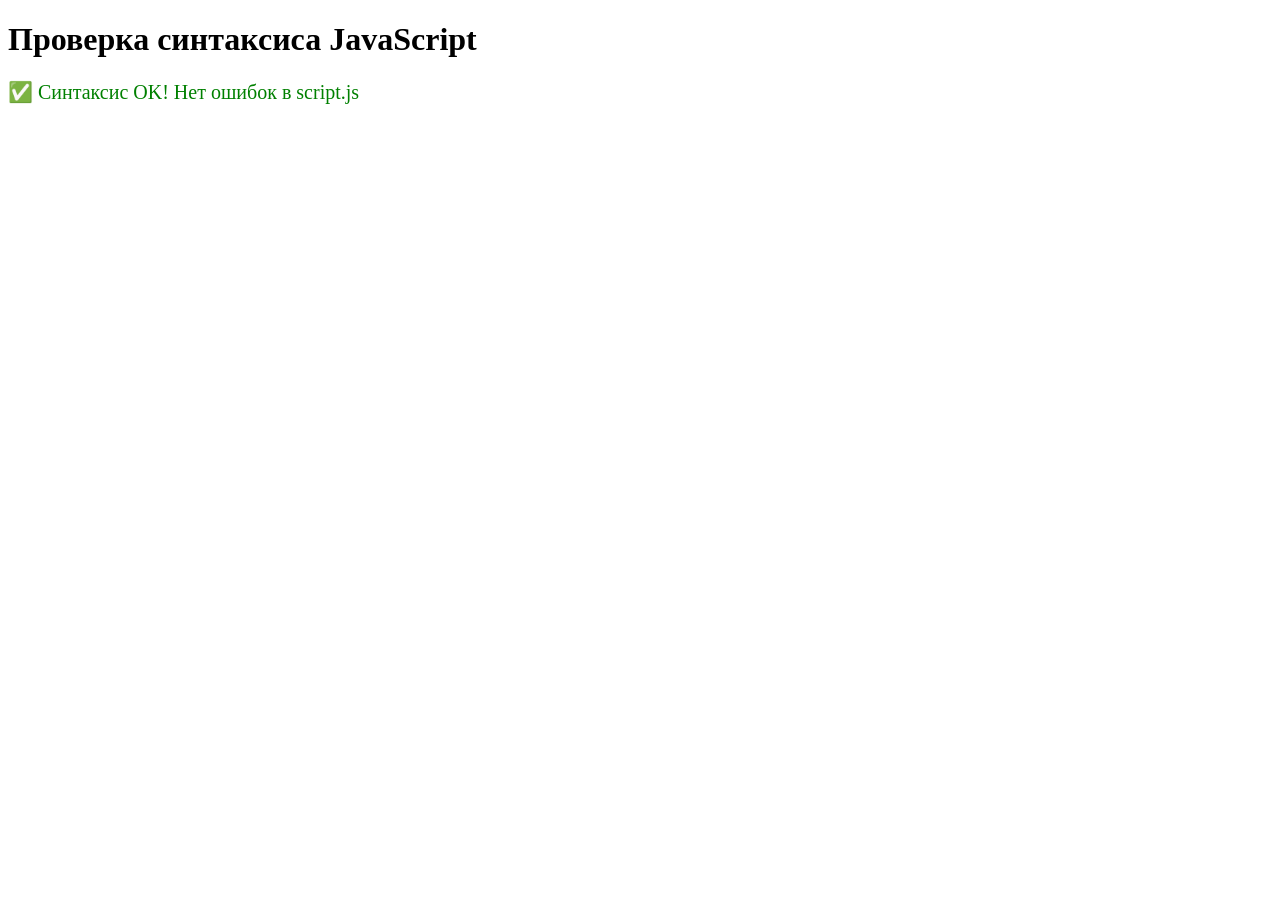
<file: test_js_syntax.html>
<!DOCTYPE html>
<html>
<head>
    <title>JS Syntax Test</title>
</head>
<body>
    <h1>Проверка синтаксиса JavaScript</h1>
    <div id="result"></div>
    
    <script>
        // Попытаемся загрузить script.js и проверить синтаксис
        fetch('static/script.js')
            .then(res => res.text())
            .then(code => {
                try {
                    // Попытаемся распарсить как функцию
                    new Function(code);
                    document.getElementById('result').innerHTML = '<p style="color: green; font-size: 20px;">✅ Синтаксис OK! Нет ошибок в script.js</p>';
                } catch (e) {
                    document.getElementById('result').innerHTML = '<p style="color: red; font-size: 20px;">❌ Синтаксическая ошибка:<br>' + e.message + '</p>';
                }
            })
            .catch(err => {
                document.getElementById('result').innerHTML = '<p style="color: orange;">⚠️ Не удалось загрузить файл: ' + err + '</p>';
            });
    </script>
</body>
</html>
</file>
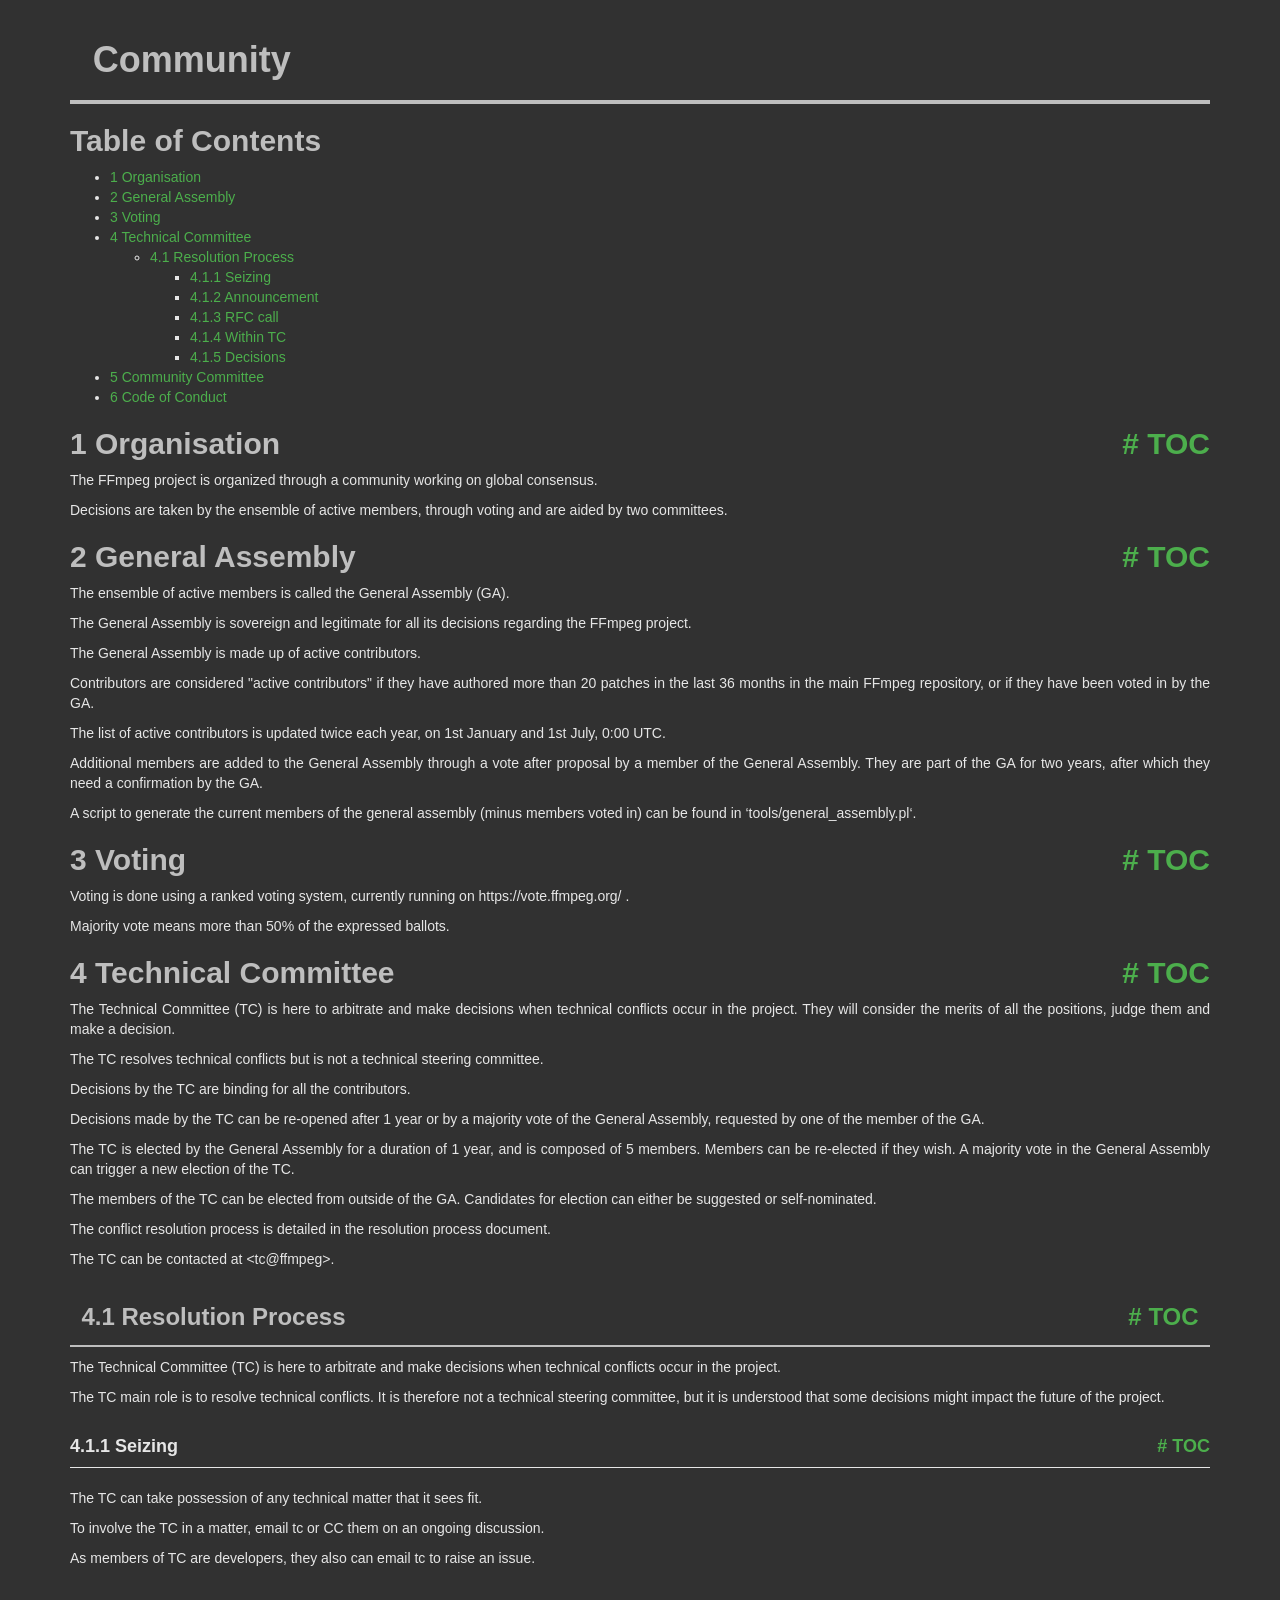
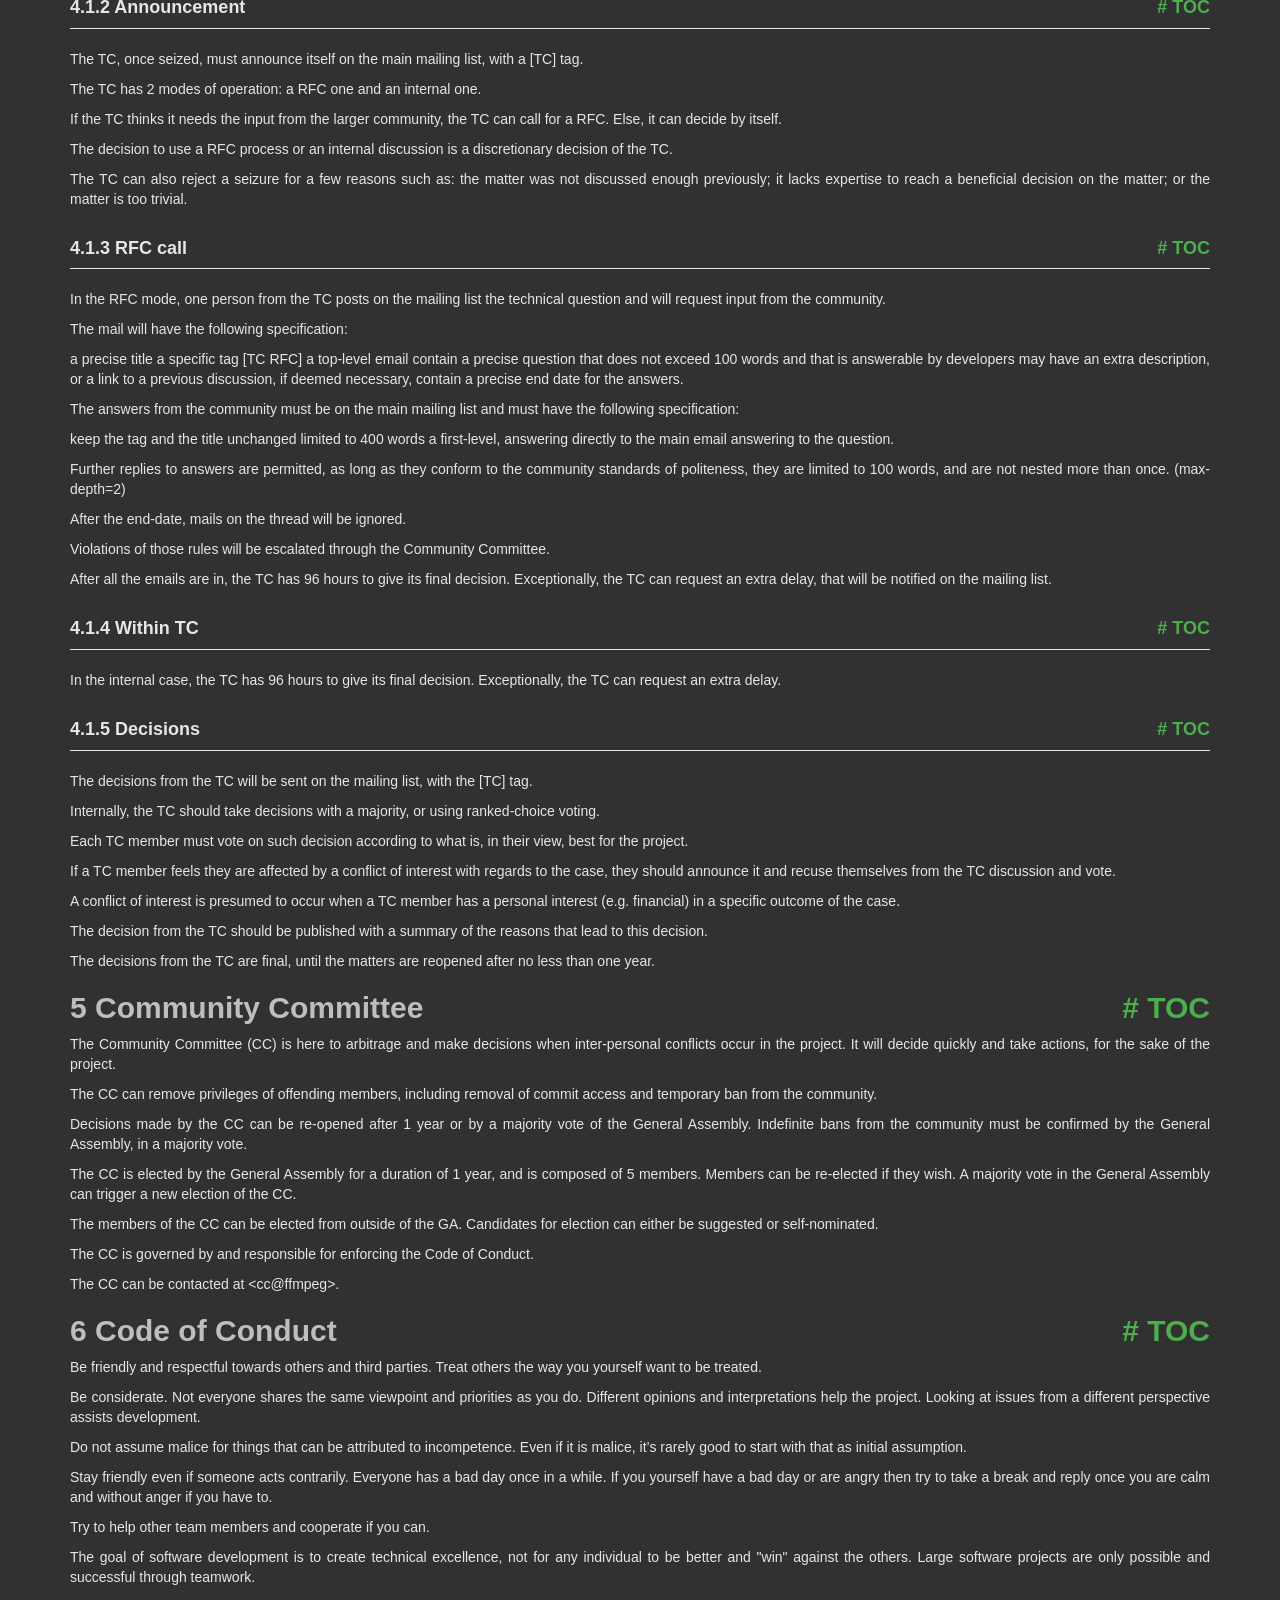
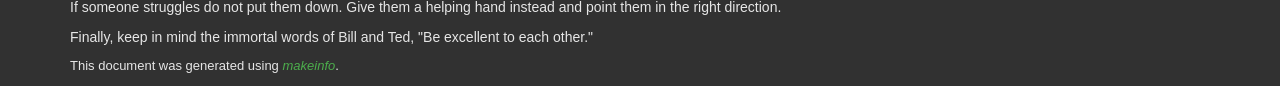
<file: ffmpeg/ffmpeg/doc/community.html>
<!DOCTYPE html PUBLIC "-//W3C//DTD HTML 4.01 Transitional//EN" "http://www.w3.org/TR/html4/loose.dtd">
<html>
<!-- Created by GNU Texinfo 7.2, https://www.gnu.org/software/texinfo/ -->
  <head>
    <meta charset="utf-8">
    <title>
      Community
    </title>
    <meta name="viewport" content="width=device-width,initial-scale=1.0">
    <link rel="stylesheet" type="text/css" href="bootstrap.min.css">
    <link rel="stylesheet" type="text/css" href="style.min.css">
  </head>
  <body>
    <div class="container">
      <h1>
      Community
      </h1>


<a name="SEC_Top"></a>

<div class="region-contents" id="SEC_Contents">
<h2 class="contents-heading">Table of Contents</h2>

<div class="contents">

<ul class="toc-numbered-mark">
  <li><a id="toc-Organisation" href="#Organisation-1">1 Organisation</a></li>
  <li><a id="toc-General-Assembly" href="#General-Assembly-1">2 General Assembly</a></li>
  <li><a id="toc-Voting" href="#Voting-1">3 Voting</a></li>
  <li><a id="toc-Technical-Committee" href="#Technical-Committee-1">4 Technical Committee</a>
  <ul class="toc-numbered-mark">
    <li><a id="toc-Resolution-Process" href="#Resolution-Process-1">4.1 Resolution Process</a>
    <ul class="toc-numbered-mark">
      <li><a id="toc-Seizing" href="#Seizing">4.1.1 Seizing</a></li>
      <li><a id="toc-Announcement" href="#Announcement">4.1.2 Announcement</a></li>
      <li><a id="toc-RFC-call" href="#RFC-call">4.1.3 RFC call</a></li>
      <li><a id="toc-Within-TC" href="#Within-TC">4.1.4 Within TC</a></li>
      <li><a id="toc-Decisions" href="#Decisions">4.1.5 Decisions</a></li>
    </ul></li>
  </ul></li>
  <li><a id="toc-Community-Committee" href="#Community-Committee-1">5 Community Committee</a></li>
  <li><a id="toc-Code-of-Conduct" href="#Code-of-Conduct-1">6 Code of Conduct</a></li>
</ul>
</div>
</div>

<a class="anchor" id="Organisation"></a><a name="Organisation-1"></a>
<h2 class="chapter">1 Organisation<span class="pull-right"><a class="anchor hidden-xs" href="#Organisation" aria-hidden="true">#</a> <a class="anchor hidden-xs"href="#toc-Organisation" aria-hidden="true">TOC</a></span></h2>

<p>The FFmpeg project is organized through a community working on global consensus.
</p>
<p>Decisions are taken by the ensemble of active members, through voting and are aided by two committees.
</p>
<a class="anchor" id="General-Assembly"></a><a name="General-Assembly-1"></a>
<h2 class="chapter">2 General Assembly<span class="pull-right"><a class="anchor hidden-xs" href="#General-Assembly" aria-hidden="true">#</a> <a class="anchor hidden-xs"href="#toc-General-Assembly" aria-hidden="true">TOC</a></span></h2>

<p>The ensemble of active members is called the General Assembly (GA).
</p>
<p>The General Assembly is sovereign and legitimate for all its decisions regarding the FFmpeg project.
</p>
<p>The General Assembly is made up of active contributors.
</p>
<p>Contributors are considered &quot;active contributors&quot; if they have authored more than 20 patches in the last 36 months in the main FFmpeg repository, or if they have been voted in by the GA.
</p>
<p>The list of active contributors is updated twice each year, on 1st January and 1st July, 0:00 UTC.
</p>
<p>Additional members are added to the General Assembly through a vote after proposal by a member of the General Assembly. They are part of the GA for two years, after which they need a confirmation by the GA.
</p>
<p>A script to generate the current members of the general assembly (minus members voted in) can be found in &lsquo;tools/general_assembly.pl&lsquo;.
</p>
<a class="anchor" id="Voting"></a><a name="Voting-1"></a>
<h2 class="chapter">3 Voting<span class="pull-right"><a class="anchor hidden-xs" href="#Voting" aria-hidden="true">#</a> <a class="anchor hidden-xs"href="#toc-Voting" aria-hidden="true">TOC</a></span></h2>

<p>Voting is done using a ranked voting system, currently running on https://vote.ffmpeg.org/ .
</p>
<p>Majority vote means more than 50% of the expressed ballots.
</p>
<a class="anchor" id="Technical-Committee"></a><a name="Technical-Committee-1"></a>
<h2 class="chapter">4 Technical Committee<span class="pull-right"><a class="anchor hidden-xs" href="#Technical-Committee" aria-hidden="true">#</a> <a class="anchor hidden-xs"href="#toc-Technical-Committee" aria-hidden="true">TOC</a></span></h2>

<p>The Technical Committee (TC) is here to arbitrate and make decisions when technical conflicts occur in the project. They will consider the merits of all the positions, judge them and make a decision.
</p>
<p>The TC resolves technical conflicts but is not a technical steering committee.
</p>
<p>Decisions by the TC are binding for all the contributors.
</p>
<p>Decisions made by the TC can be re-opened after 1 year or by a majority vote of the General Assembly, requested by one of the member of the GA.
</p>
<p>The TC is elected by the General Assembly for a duration of 1 year, and is composed of 5 members. Members can be re-elected if they wish. A majority vote in the General Assembly can trigger a new election of the TC.
</p>
<p>The members of the TC can be elected from outside of the GA. Candidates for election can either be suggested or self-nominated.
</p>
<p>The conflict resolution process is detailed in the resolution process document.
</p>
<p>The TC can be contacted at &lt;tc@ffmpeg&gt;.
</p>
<a class="anchor" id="Resolution-Process"></a><a name="Resolution-Process-1"></a>
<h3 class="section">4.1 Resolution Process<span class="pull-right"><a class="anchor hidden-xs" href="#Resolution-Process" aria-hidden="true">#</a> <a class="anchor hidden-xs"href="#toc-Resolution-Process" aria-hidden="true">TOC</a></span></h3>

<p>The Technical Committee (TC) is here to arbitrate and make decisions when technical conflicts occur in the project.
</p>
<p>The TC main role is to resolve technical conflicts. It is therefore not a technical steering committee, but it is understood that some decisions might impact the future of the project.
</p>
<a name="Seizing"></a>
<h4 class="subsection">4.1.1 Seizing<span class="pull-right"><a class="anchor hidden-xs" href="#Seizing" aria-hidden="true">#</a> <a class="anchor hidden-xs"href="#toc-Seizing" aria-hidden="true">TOC</a></span></h4>

<p>The TC can take possession of any technical matter that it sees fit.
</p>
<p>To involve the TC in a matter, email tc&nbsp;or CC them on an ongoing discussion.
</p>
<p>As members of TC are developers, they also can email tc&nbsp;to raise an issue.
</p><a name="Announcement"></a>
<h4 class="subsection">4.1.2 Announcement<span class="pull-right"><a class="anchor hidden-xs" href="#Announcement" aria-hidden="true">#</a> <a class="anchor hidden-xs"href="#toc-Announcement" aria-hidden="true">TOC</a></span></h4>

<p>The TC, once seized, must announce itself on the main mailing list, with a [TC] tag.
</p>
<p>The TC has 2 modes of operation: a RFC one and an internal one.
</p>
<p>If the TC thinks it needs the input from the larger community, the TC can call for a RFC. Else, it can decide by itself.
</p>
<p>The decision to use a RFC process or an internal discussion is a discretionary decision of the TC.
</p>
<p>The TC can also reject a seizure for a few reasons such as: the matter was not discussed enough previously; it lacks expertise to reach a beneficial decision on the matter; or the matter is too trivial.
</p><a name="RFC-call"></a>
<h4 class="subsection">4.1.3 RFC call<span class="pull-right"><a class="anchor hidden-xs" href="#RFC-call" aria-hidden="true">#</a> <a class="anchor hidden-xs"href="#toc-RFC-call" aria-hidden="true">TOC</a></span></h4>

<p>In the RFC mode, one person from the TC posts on the mailing list the technical question and will request input from the community.
</p>
<p>The mail will have the following specification:
</p>
<p>a precise title
    a specific tag [TC RFC]
    a top-level email
    contain a precise question that does not exceed 100 words and that is answerable by developers
    may have an extra description, or a link to a previous discussion, if deemed necessary,
    contain a precise end date for the answers.
</p>
<p>The answers from the community must be on the main mailing list and must have the following specification:
</p>
<p>keep the tag and the title unchanged
    limited to 400 words
    a first-level, answering directly to the main email
    answering to the question.
</p>
<p>Further replies to answers are permitted, as long as they conform to the community standards of politeness, they are limited to 100 words, and are not nested more than once. (max-depth=2)
</p>
<p>After the end-date, mails on the thread will be ignored.
</p>
<p>Violations of those rules will be escalated through the Community Committee.
</p>
<p>After all the emails are in, the TC has 96 hours to give its final decision. Exceptionally, the TC can request an extra delay, that will be notified on the mailing list.
</p><a name="Within-TC"></a>
<h4 class="subsection">4.1.4 Within TC<span class="pull-right"><a class="anchor hidden-xs" href="#Within-TC" aria-hidden="true">#</a> <a class="anchor hidden-xs"href="#toc-Within-TC" aria-hidden="true">TOC</a></span></h4>

<p>In the internal case, the TC has 96 hours to give its final decision. Exceptionally, the TC can request an extra delay.
</p><a name="Decisions"></a>
<h4 class="subsection">4.1.5 Decisions<span class="pull-right"><a class="anchor hidden-xs" href="#Decisions" aria-hidden="true">#</a> <a class="anchor hidden-xs"href="#toc-Decisions" aria-hidden="true">TOC</a></span></h4>

<p>The decisions from the TC will be sent on the mailing list, with the [TC] tag.
</p>
<p>Internally, the TC should take decisions with a majority, or using ranked-choice voting.
</p>
<p>Each TC member must vote on such decision according to what is, in their view, best for the project.
</p>
<p>If a TC member feels they are affected by a conflict of interest with regards to the case, they should announce it and recuse themselves from the TC
discussion and vote.
</p>
<p>A conflict of interest is presumed to occur when a TC member has a personal interest (e.g. financial) in a specific outcome of the case.
</p>
<p>The decision from the TC should be published with a summary of the reasons that lead to this decision.
</p>
<p>The decisions from the TC are final, until the matters are reopened after no less than one year.
</p>
<a class="anchor" id="Community-Committee"></a><a name="Community-Committee-1"></a>
<h2 class="chapter">5 Community Committee<span class="pull-right"><a class="anchor hidden-xs" href="#Community-Committee" aria-hidden="true">#</a> <a class="anchor hidden-xs"href="#toc-Community-Committee" aria-hidden="true">TOC</a></span></h2>

<p>The Community Committee (CC) is here to arbitrage and make decisions when inter-personal conflicts occur in the project. It will decide quickly and take actions, for the sake of the project.
</p>
<p>The CC can remove privileges of offending members, including removal of commit access and temporary ban from the community.
</p>
<p>Decisions made by the CC can be re-opened after 1 year or by a majority vote of the General Assembly. Indefinite bans from the community must be confirmed by the General Assembly, in a majority vote.
</p>
<p>The CC is elected by the General Assembly for a duration of 1 year, and is composed of 5 members. Members can be re-elected if they wish. A majority vote in the General Assembly can trigger a new election of the CC.
</p>
<p>The members of the CC can be elected from outside of the GA. Candidates for election can either be suggested or self-nominated.
</p>
<p>The CC is governed by and responsible for enforcing the Code of Conduct.
</p>
<p>The CC can be contacted at &lt;cc@ffmpeg&gt;.
</p>
<a class="anchor" id="Code-of-Conduct"></a><a name="Code-of-Conduct-1"></a>
<h2 class="chapter">6 Code of Conduct<span class="pull-right"><a class="anchor hidden-xs" href="#Code-of-Conduct" aria-hidden="true">#</a> <a class="anchor hidden-xs"href="#toc-Code-of-Conduct" aria-hidden="true">TOC</a></span></h2>

<p>Be friendly and respectful towards others and third parties.
Treat others the way you yourself want to be treated.
</p>
<p>Be considerate. Not everyone shares the same viewpoint and priorities as you do.
Different opinions and interpretations help the project.
Looking at issues from a different perspective assists development.
</p>
<p>Do not assume malice for things that can be attributed to incompetence. Even if
it is malice, it&rsquo;s rarely good to start with that as initial assumption.
</p>
<p>Stay friendly even if someone acts contrarily. Everyone has a bad day
once in a while.
If you yourself have a bad day or are angry then try to take a break and reply
once you are calm and without anger if you have to.
</p>
<p>Try to help other team members and cooperate if you can.
</p>
<p>The goal of software development is to create technical excellence, not for any
individual to be better and &quot;win&quot; against the others. Large software projects
are only possible and successful through teamwork.
</p>
<p>If someone struggles do not put them down. Give them a helping hand
instead and point them in the right direction.
</p>
<p>Finally, keep in mind the immortal words of Bill and Ted,
&quot;Be excellent to each other.&quot;
</p>
      <p style="font-size: small;">
        This document was generated using <a class="uref" href="https://www.gnu.org/software/texinfo/"><em class="emph">makeinfo</em></a>.
      </p>
    </div>
  </body>
</html>
</file>
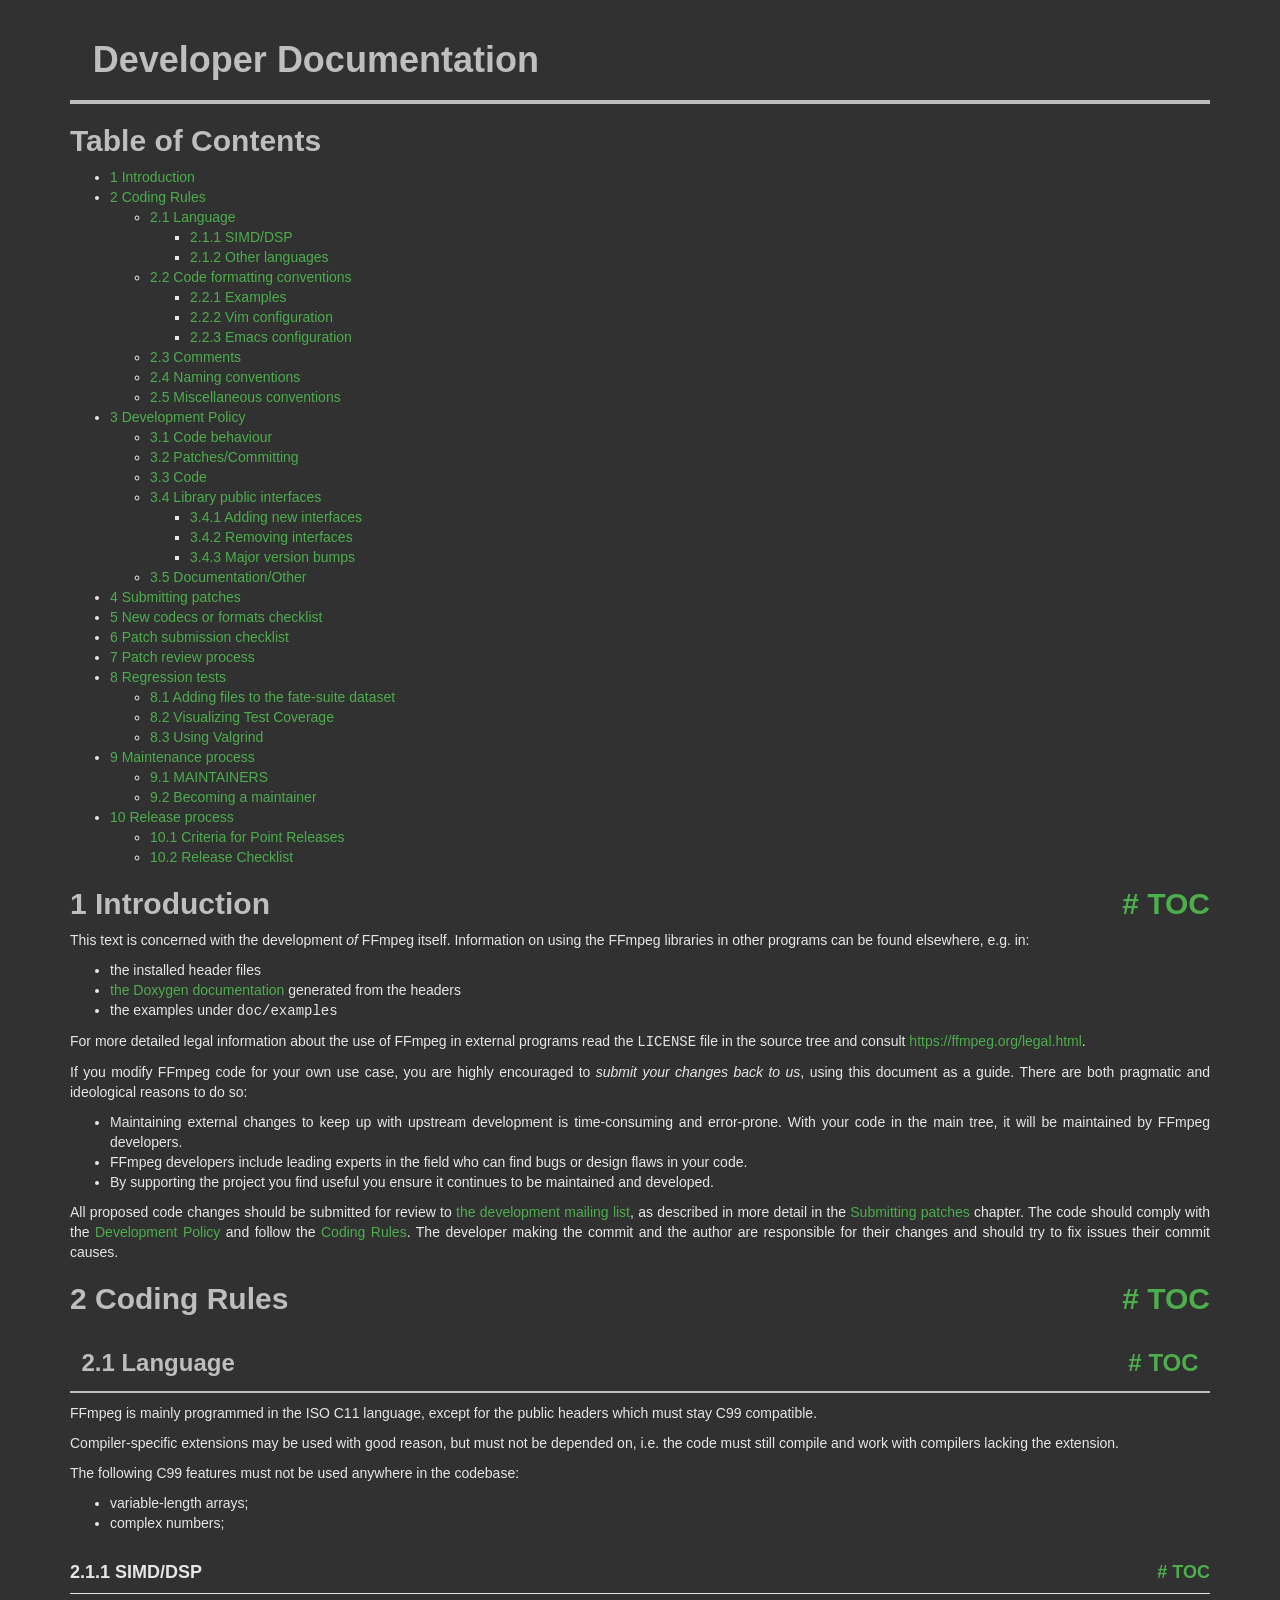
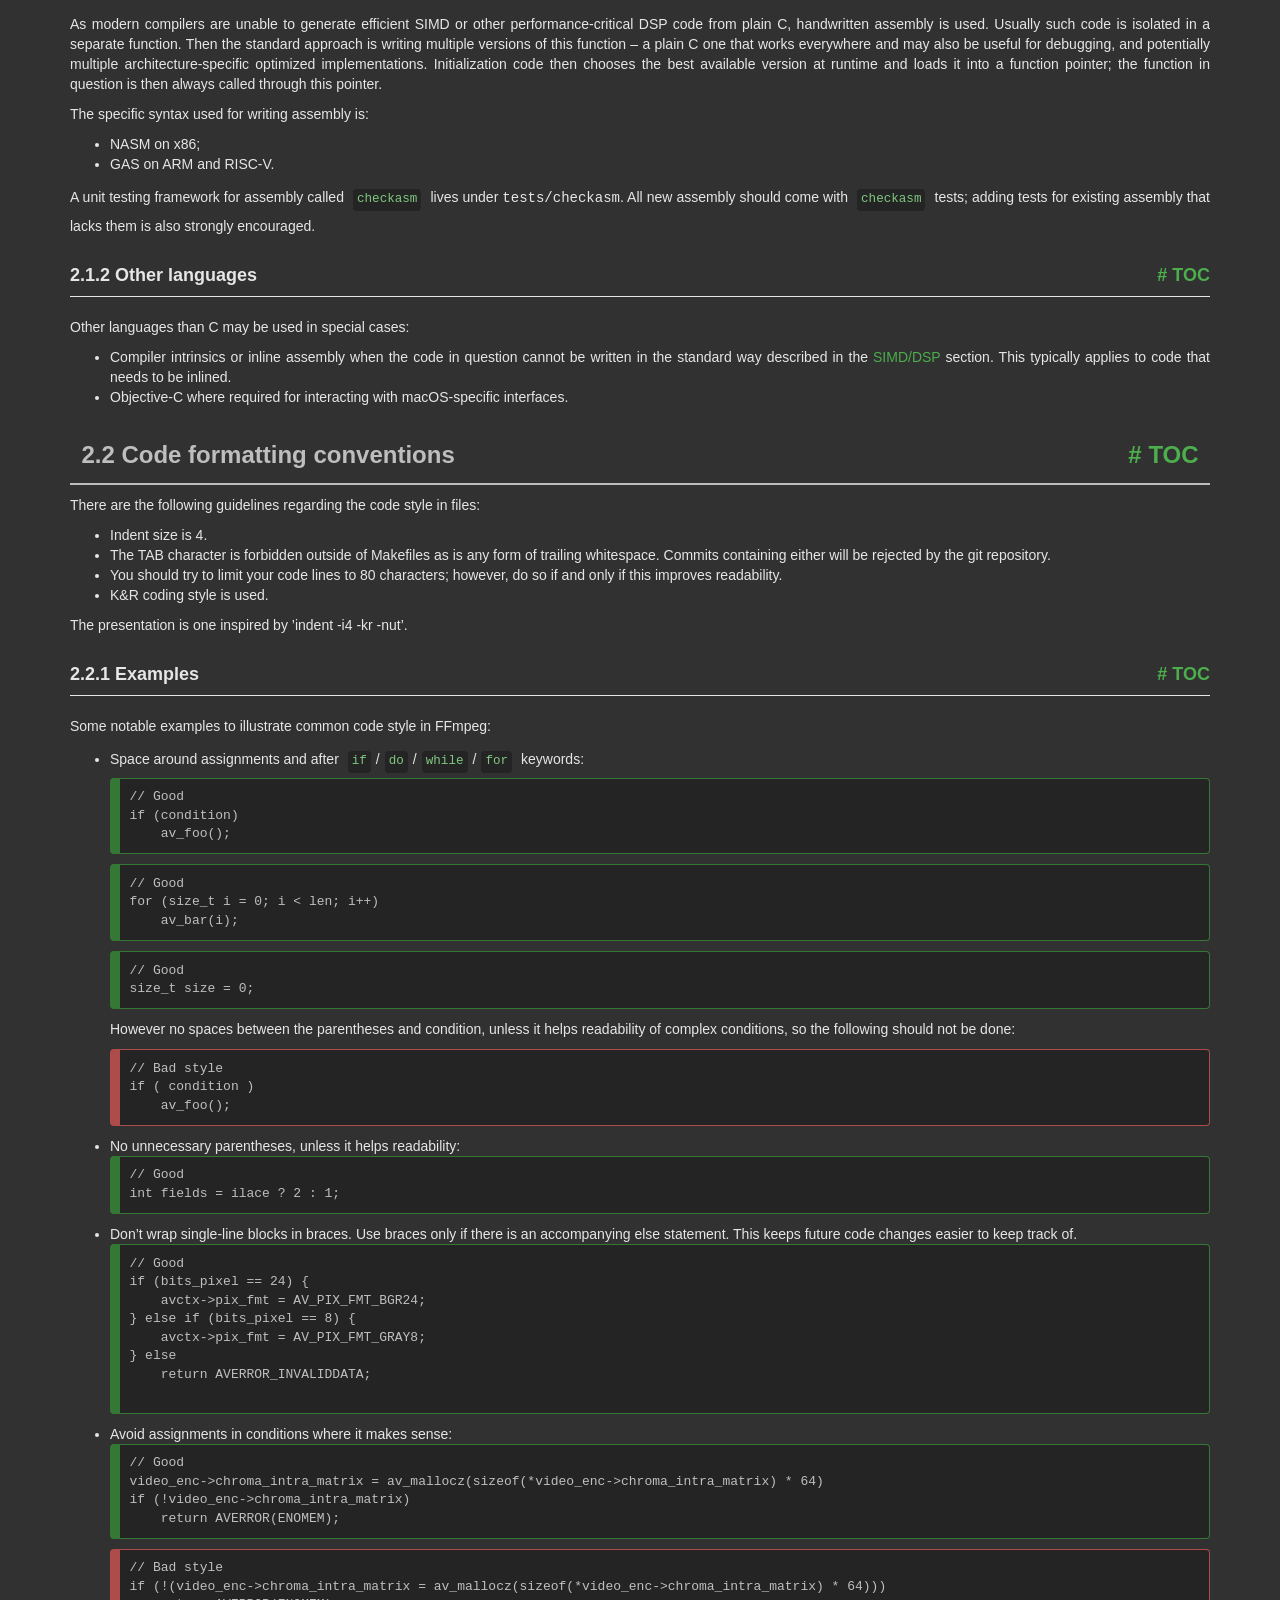
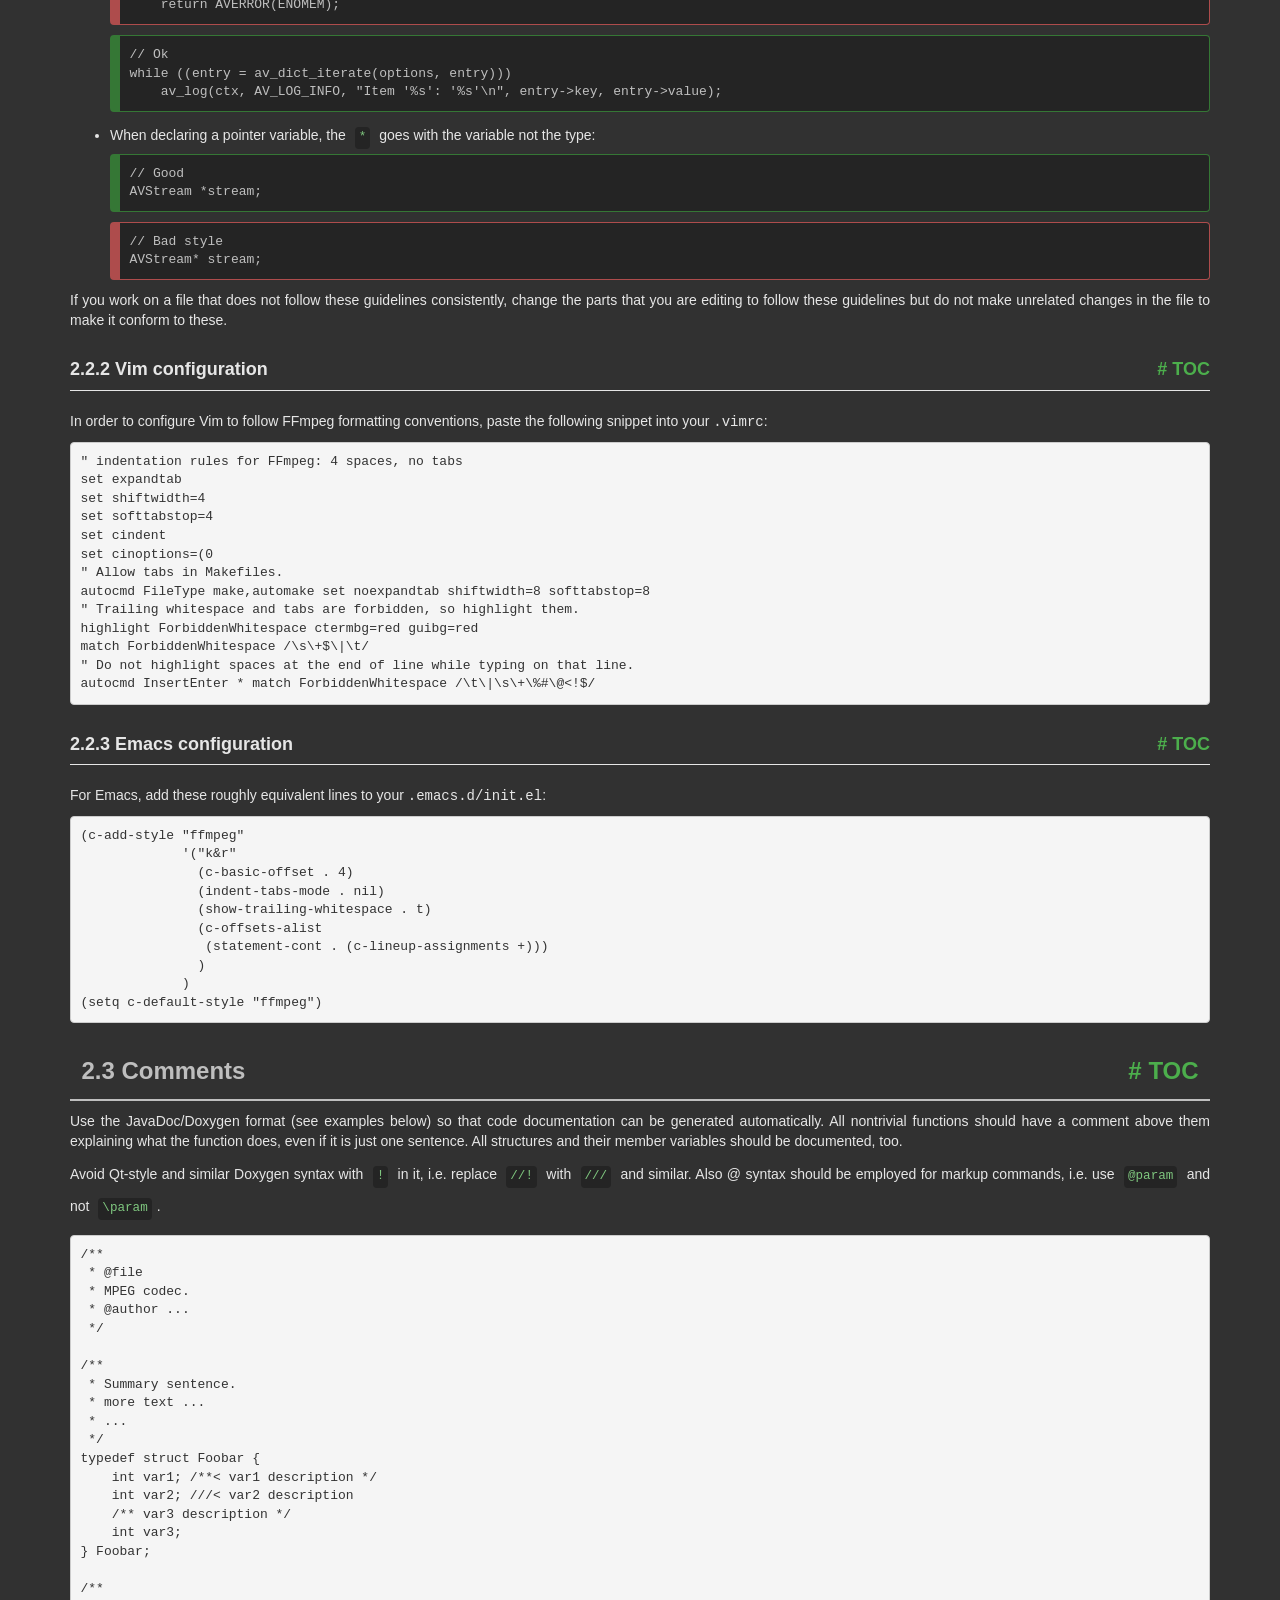
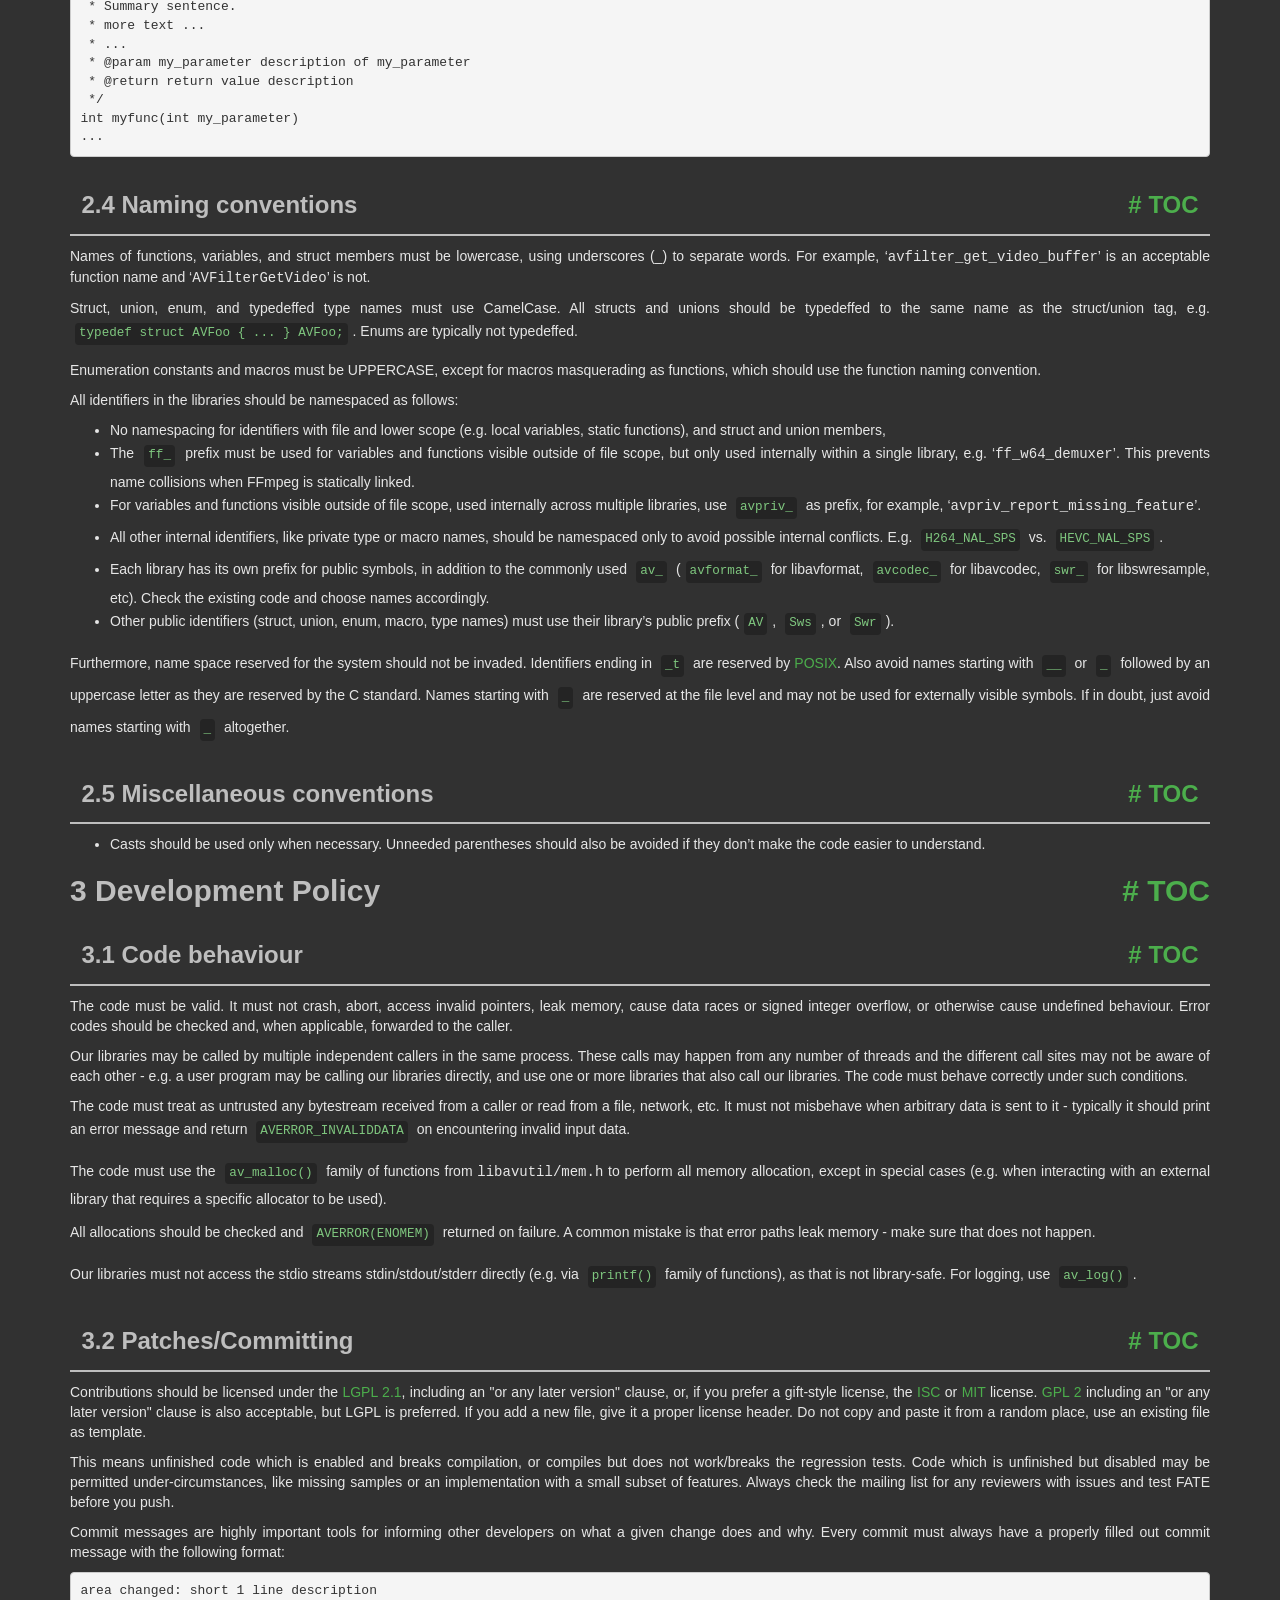
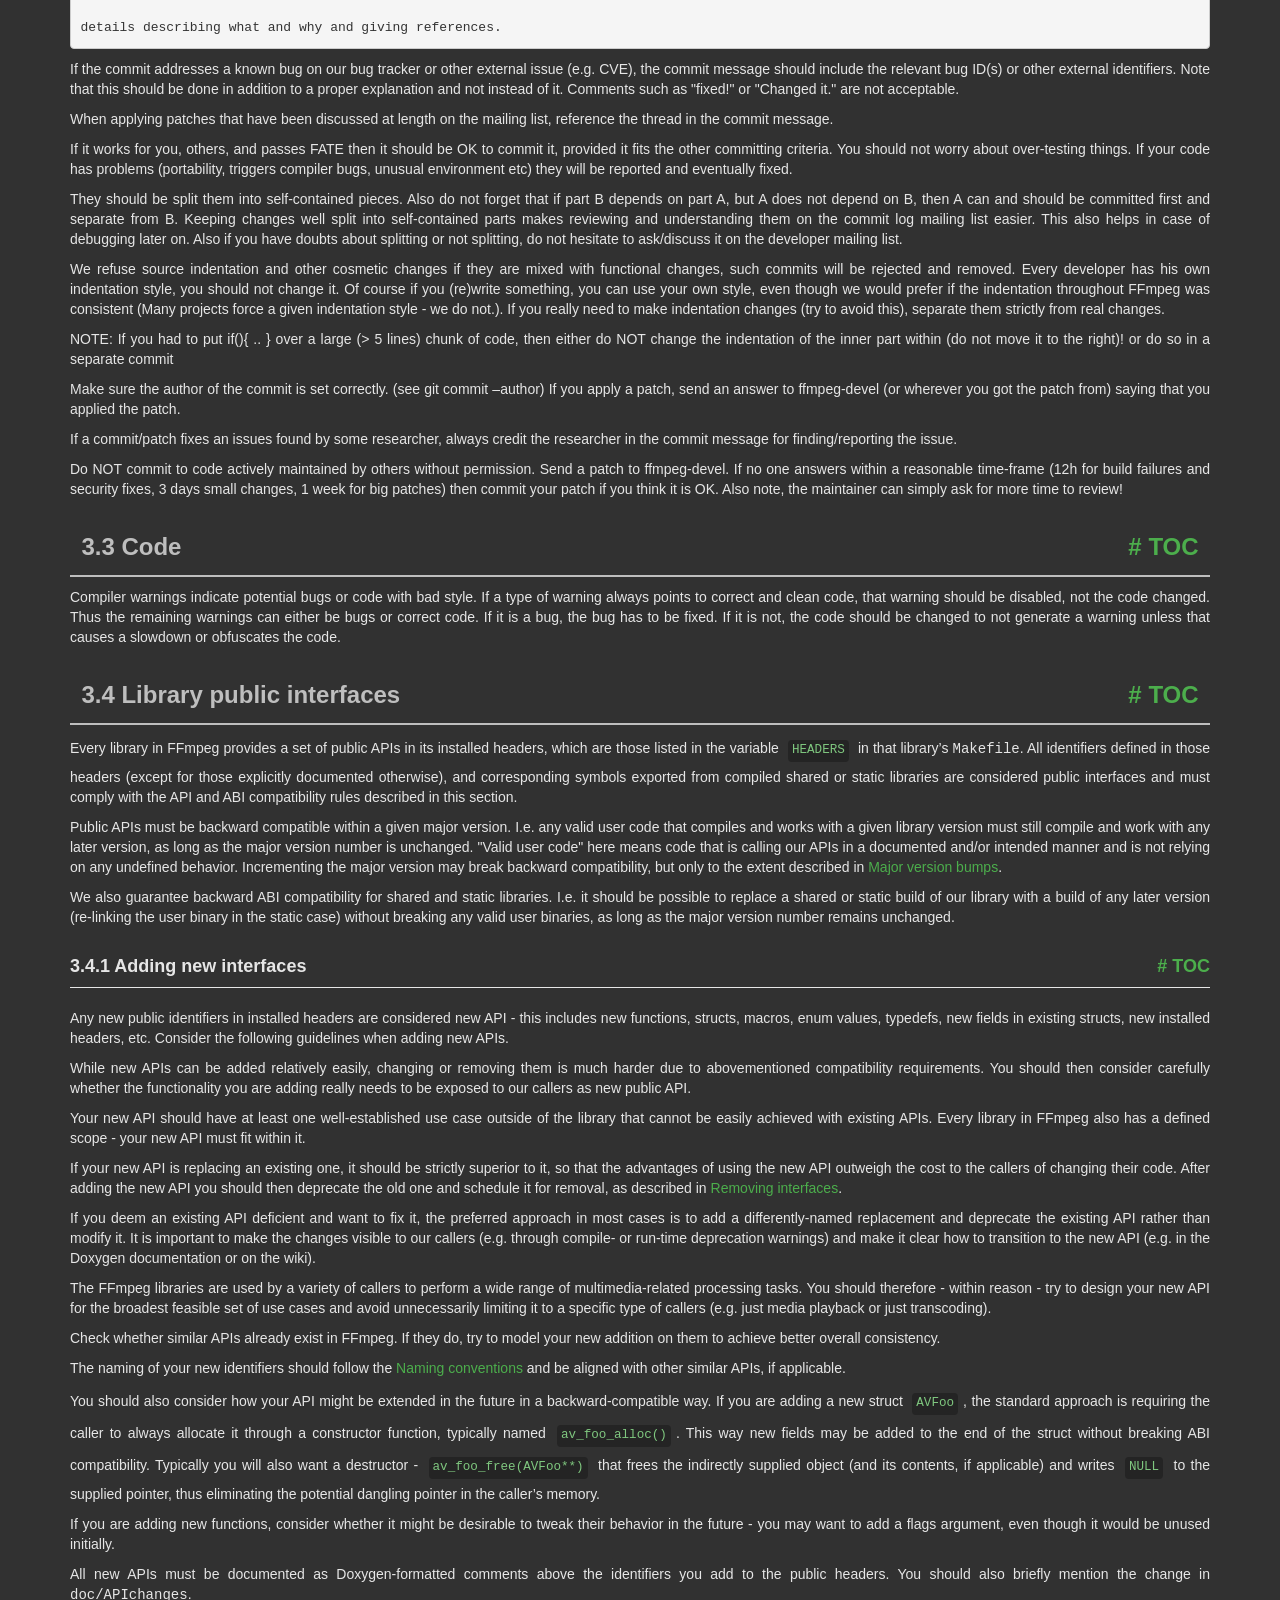
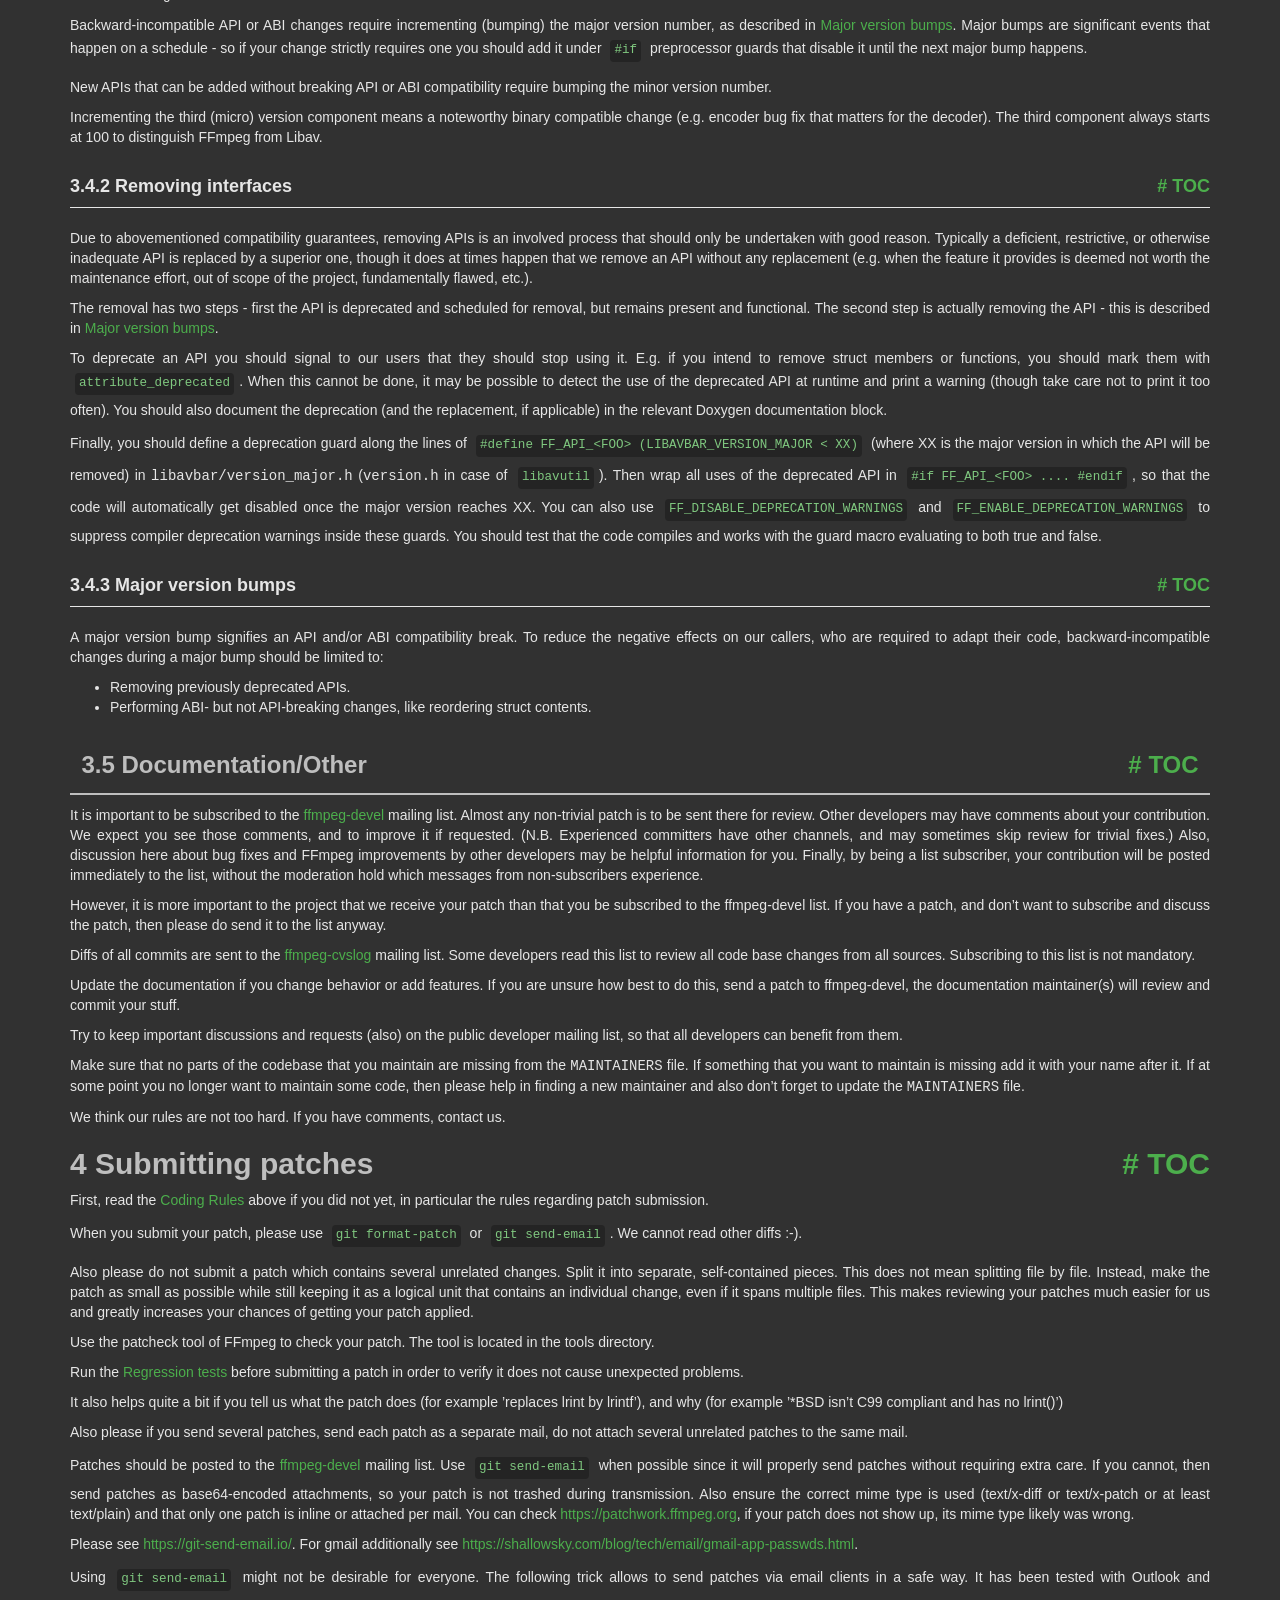
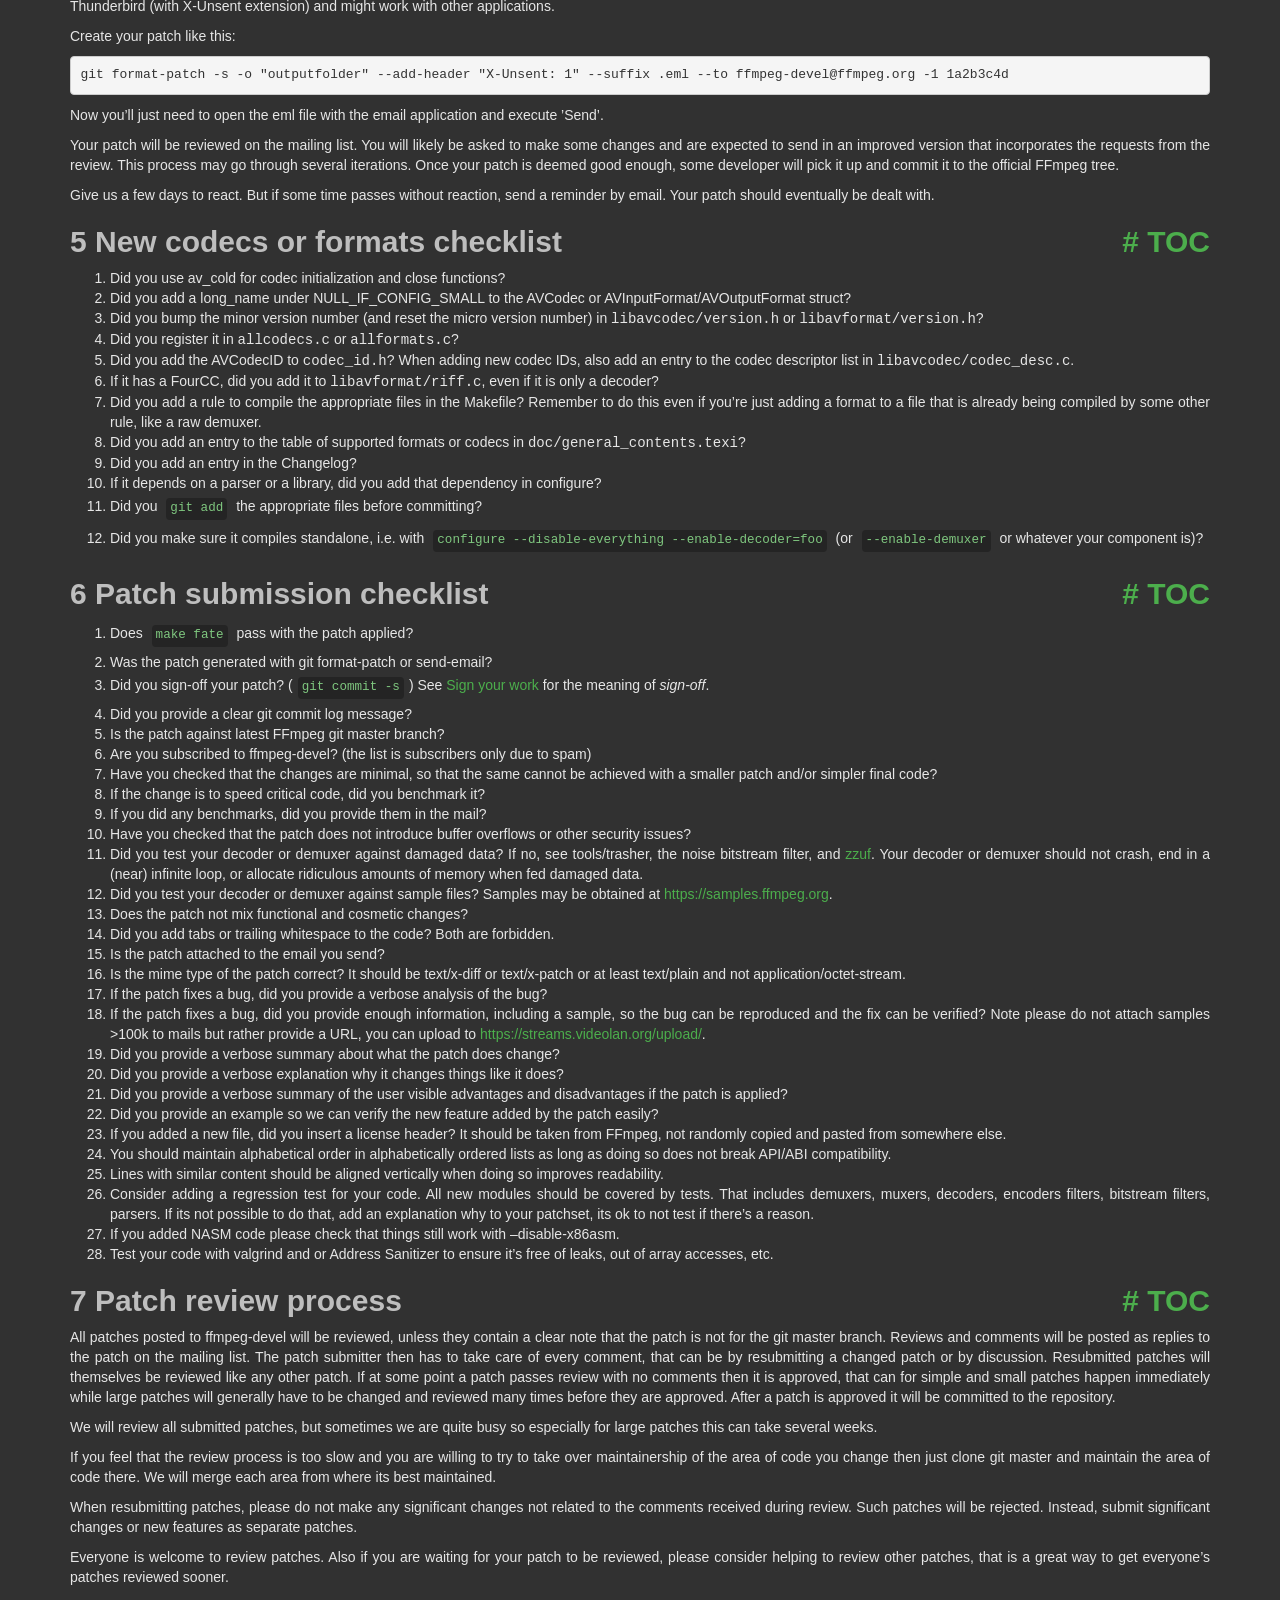
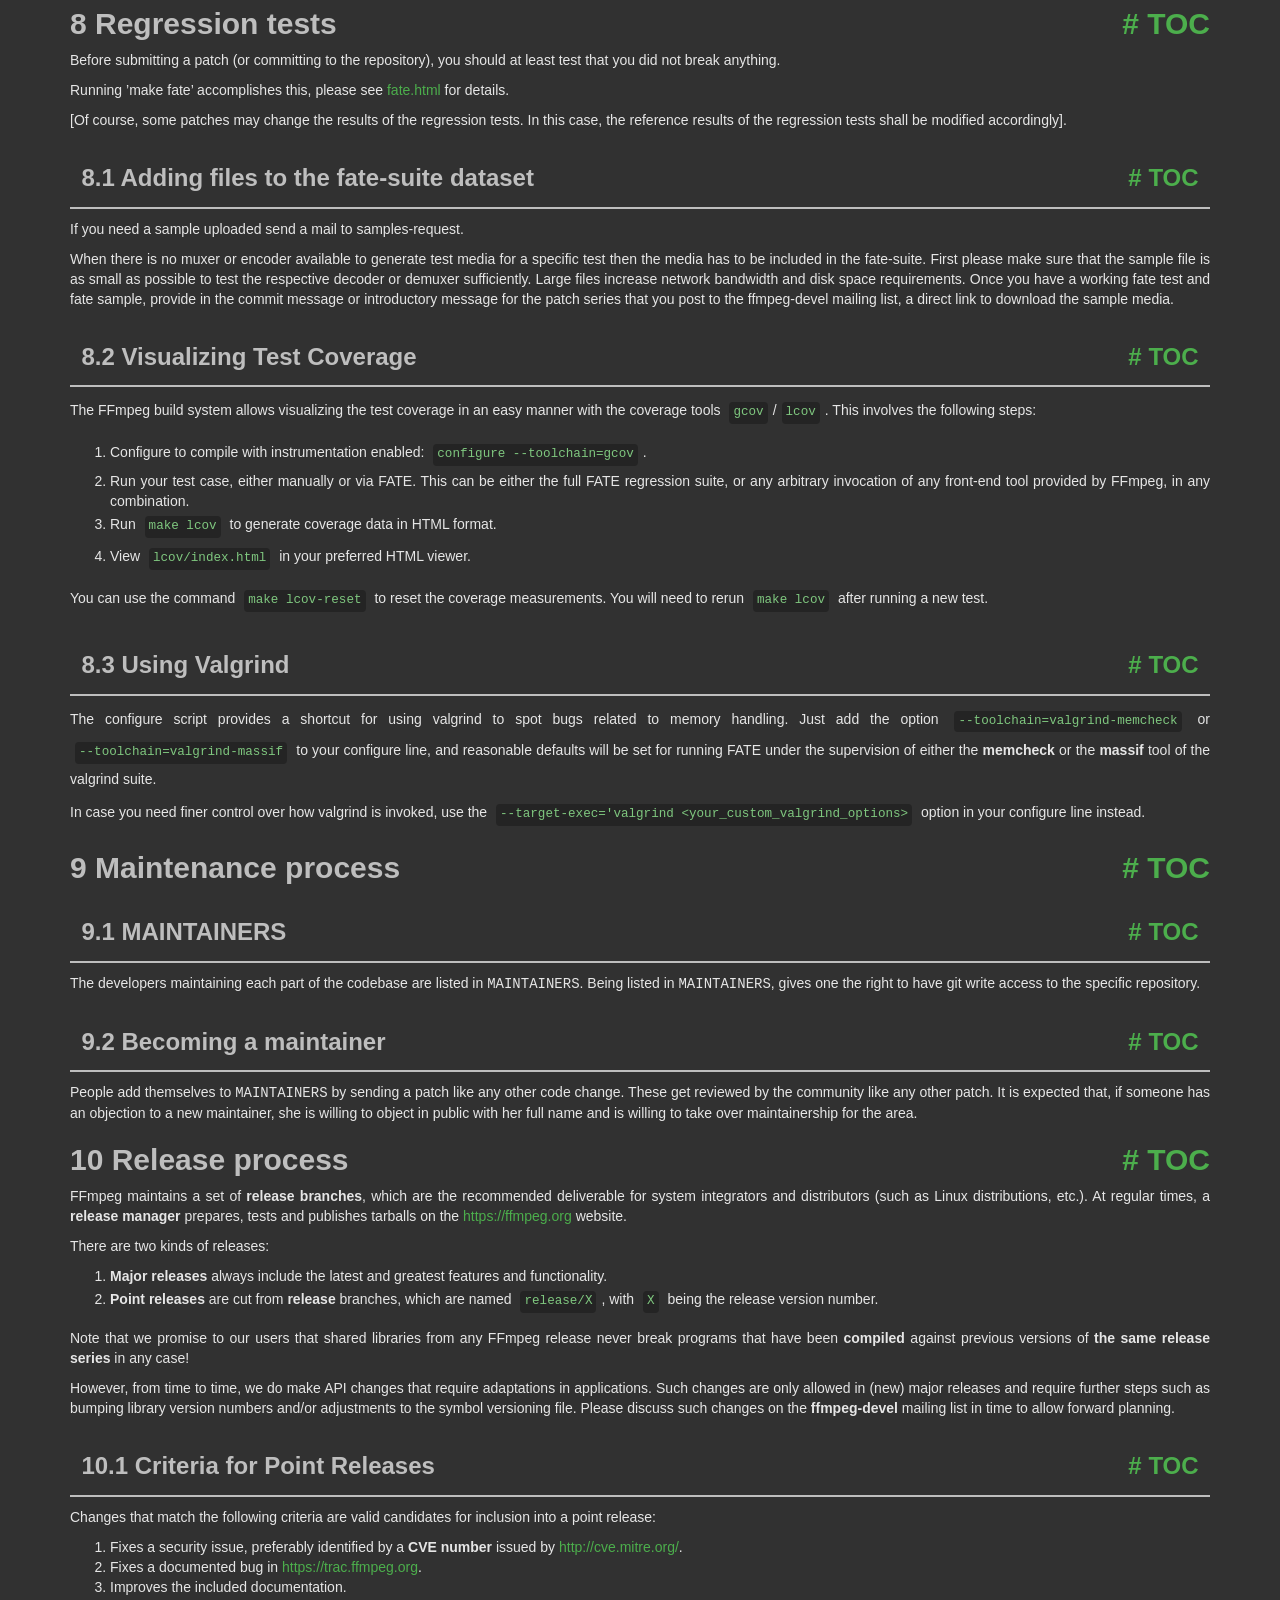
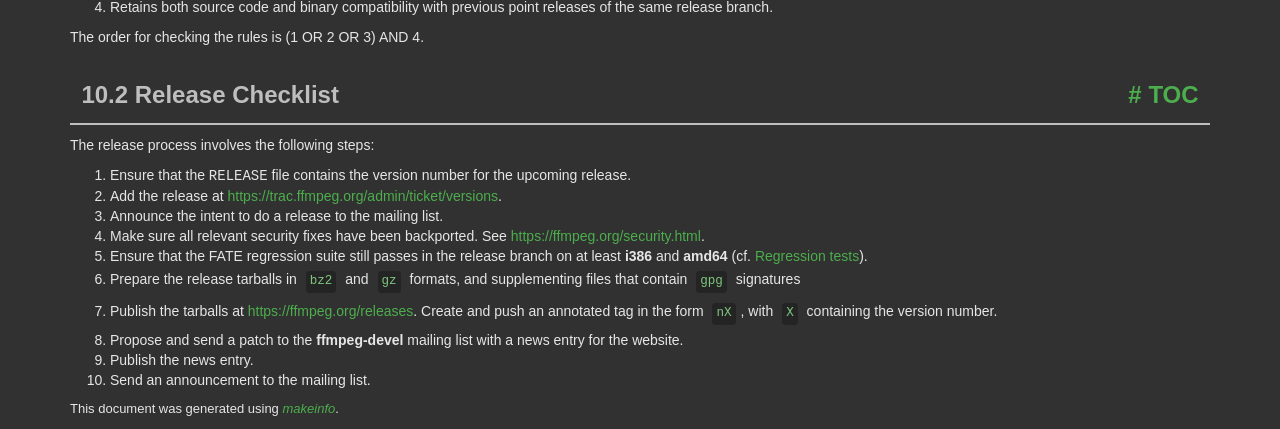
<file: ffmpeg/ffmpeg/doc/developer.html>
<!DOCTYPE html PUBLIC "-//W3C//DTD HTML 4.01 Transitional//EN" "http://www.w3.org/TR/html4/loose.dtd">
<html>
<!-- Created by GNU Texinfo 7.2, https://www.gnu.org/software/texinfo/ -->
  <head>
    <meta charset="utf-8">
    <title>
      Developer Documentation
    </title>
    <meta name="viewport" content="width=device-width,initial-scale=1.0">
    <link rel="stylesheet" type="text/css" href="bootstrap.min.css">
    <link rel="stylesheet" type="text/css" href="style.min.css">
  </head>
  <body>
    <div class="container">
      <h1>
      Developer Documentation
      </h1>


<a name="SEC_Top"></a>

<div class="region-contents" id="SEC_Contents">
<h2 class="contents-heading">Table of Contents</h2>

<div class="contents">

<ul class="toc-numbered-mark">
  <li><a id="toc-Introduction" href="#Introduction">1 Introduction</a></li>
  <li><a id="toc-Coding-Rules" href="#Coding-Rules-1">2 Coding Rules</a>
  <ul class="toc-numbered-mark">
    <li><a id="toc-Language" href="#Language">2.1 Language</a>
    <ul class="toc-numbered-mark">
      <li><a id="toc-SIMD_002fDSP" href="#SIMD_002fDSP-1">2.1.1 SIMD/DSP</a></li>
      <li><a id="toc-Other-languages" href="#Other-languages">2.1.2 Other languages</a></li>
    </ul></li>
    <li><a id="toc-Code-formatting-conventions" href="#Code-formatting-conventions">2.2 Code formatting conventions</a>
    <ul class="toc-numbered-mark">
      <li><a id="toc-Examples" href="#Examples">2.2.1 Examples</a></li>
      <li><a id="toc-Vim-configuration" href="#Vim-configuration">2.2.2 Vim configuration</a></li>
      <li><a id="toc-Emacs-configuration" href="#Emacs-configuration">2.2.3 Emacs configuration</a></li>
    </ul></li>
    <li><a id="toc-Comments" href="#Comments">2.3 Comments</a></li>
    <li><a id="toc-Naming-conventions" href="#Naming-conventions-1">2.4 Naming conventions</a></li>
    <li><a id="toc-Miscellaneous-conventions" href="#Miscellaneous-conventions">2.5 Miscellaneous conventions</a></li>
  </ul></li>
  <li><a id="toc-Development-Policy" href="#Development-Policy-1">3 Development Policy</a>
  <ul class="toc-numbered-mark">
    <li><a id="toc-Code-behaviour" href="#Code-behaviour">3.1 Code behaviour</a></li>
    <li><a id="toc-Patches_002fCommitting" href="#Patches_002fCommitting">3.2 Patches/Committing</a></li>
    <li><a id="toc-Code" href="#Code">3.3 Code</a></li>
    <li><a id="toc-Library-public-interfaces" href="#Library-public-interfaces">3.4 Library public interfaces</a>
    <ul class="toc-numbered-mark">
      <li><a id="toc-Adding-new-interfaces" href="#Adding-new-interfaces">3.4.1 Adding new interfaces</a></li>
      <li><a id="toc-Removing-interfaces" href="#Removing-interfaces-1">3.4.2 Removing interfaces</a></li>
      <li><a id="toc-Major-version-bumps" href="#Major-version-bumps-1">3.4.3 Major version bumps</a></li>
    </ul></li>
    <li><a id="toc-Documentation_002fOther" href="#Documentation_002fOther">3.5 Documentation/Other</a></li>
  </ul></li>
  <li><a id="toc-Submitting-patches" href="#Submitting-patches-1">4 Submitting patches</a></li>
  <li><a id="toc-New-codecs-or-formats-checklist" href="#New-codecs-or-formats-checklist">5 New codecs or formats checklist</a></li>
  <li><a id="toc-Patch-submission-checklist" href="#Patch-submission-checklist">6 Patch submission checklist</a></li>
  <li><a id="toc-Patch-review-process" href="#Patch-review-process">7 Patch review process</a></li>
  <li><a id="toc-Regression-tests" href="#Regression-tests-1">8 Regression tests</a>
  <ul class="toc-numbered-mark">
    <li><a id="toc-Adding-files-to-the-fate_002dsuite-dataset" href="#Adding-files-to-the-fate_002dsuite-dataset">8.1 Adding files to the fate-suite dataset</a></li>
    <li><a id="toc-Visualizing-Test-Coverage" href="#Visualizing-Test-Coverage">8.2 Visualizing Test Coverage</a></li>
    <li><a id="toc-Using-Valgrind" href="#Using-Valgrind">8.3 Using Valgrind</a></li>
  </ul></li>
  <li><a id="toc-Maintenance-process" href="#Maintenance-process">9 Maintenance process</a>
  <ul class="toc-numbered-mark">
    <li><a id="toc-MAINTAINERS" href="#MAINTAINERS-1">9.1 MAINTAINERS</a></li>
    <li><a id="toc-Becoming-a-maintainer" href="#Becoming-a-maintainer-1">9.2 Becoming a maintainer</a></li>
  </ul></li>
  <li><a id="toc-Release-process" href="#Release-process-1">10 Release process</a>
  <ul class="toc-numbered-mark">
    <li><a id="toc-Criteria-for-Point-Releases" href="#Criteria-for-Point-Releases-1">10.1 Criteria for Point Releases</a></li>
    <li><a id="toc-Release-Checklist" href="#Release-Checklist">10.2 Release Checklist</a></li>
  </ul></li>
</ul>
</div>
</div>

<a name="Introduction"></a>
<h2 class="chapter">1 Introduction<span class="pull-right"><a class="anchor hidden-xs" href="#Introduction" aria-hidden="true">#</a> <a class="anchor hidden-xs"href="#toc-Introduction" aria-hidden="true">TOC</a></span></h2>

<p>This text is concerned with the development <em class="emph">of</em> FFmpeg itself. Information
on using the FFmpeg libraries in other programs can be found elsewhere, e.g. in:
</p><ul class="itemize mark-bullet">
<li>the installed header files
</li><li><a class="url" href="http://ffmpeg.org/doxygen/trunk/index.html">the Doxygen documentation</a>
generated from the headers
</li><li>the examples under <samp class="file">doc/examples</samp>
</li></ul>

<p>For more detailed legal information about the use of FFmpeg in
external programs read the <samp class="file">LICENSE</samp> file in the source tree and
consult <a class="url" href="https://ffmpeg.org/legal.html">https://ffmpeg.org/legal.html</a>.
</p>
<p>If you modify FFmpeg code for your own use case, you are highly encouraged to
<em class="emph">submit your changes back to us</em>, using this document as a guide. There are
both pragmatic and ideological reasons to do so:
</p><ul class="itemize mark-bullet">
<li>Maintaining external changes to keep up with upstream development is
time-consuming and error-prone. With your code in the main tree, it will be
maintained by FFmpeg developers.
</li><li>FFmpeg developers include leading experts in the field who can find bugs or
design flaws in your code.
</li><li>By supporting the project you find useful you ensure it continues to be
maintained and developed.
</li></ul>

<p>All proposed code changes should be submitted for review to
<a class="url" href="mailto:ffmpeg-devel@ffmpeg.org">the development mailing list</a>, as
described in more detail in the <a class="ref" href="#Submitting-patches">Submitting patches</a> chapter. The code
should comply with the <a class="ref" href="#Development-Policy">Development Policy</a> and follow the <a class="ref" href="#Coding-Rules">Coding Rules</a>.
The developer making the commit and the author are responsible for their changes
and should try to fix issues their commit causes.
</p>
<a class="anchor" id="Coding-Rules"></a><a name="Coding-Rules-1"></a>
<h2 class="chapter">2 Coding Rules<span class="pull-right"><a class="anchor hidden-xs" href="#Coding-Rules" aria-hidden="true">#</a> <a class="anchor hidden-xs"href="#toc-Coding-Rules" aria-hidden="true">TOC</a></span></h2>

<a name="Language"></a>
<h3 class="section">2.1 Language<span class="pull-right"><a class="anchor hidden-xs" href="#Language" aria-hidden="true">#</a> <a class="anchor hidden-xs"href="#toc-Language" aria-hidden="true">TOC</a></span></h3>

<p>FFmpeg is mainly programmed in the ISO C11 language, except for the public
headers which must stay C99 compatible.
</p>
<p>Compiler-specific extensions may be used with good reason, but must not be
depended on, i.e. the code must still compile and work with compilers lacking
the extension.
</p>
<p>The following C99 features must not be used anywhere in the codebase:
</p><ul class="itemize mark-bullet">
<li>variable-length arrays;

</li><li>complex numbers;
</li></ul>

<a name="SIMD_002fDSP-1"></a>
<h4 class="subsection">2.1.1 SIMD/DSP<span class="pull-right"><a class="anchor hidden-xs" href="#SIMD_002fDSP" aria-hidden="true">#</a> <a class="anchor hidden-xs"href="#toc-SIMD_002fDSP" aria-hidden="true">TOC</a></span></h4>
<a class="anchor" id="SIMD_002fDSP"></a>
<p>As modern compilers are unable to generate efficient SIMD or other
performance-critical DSP code from plain C, handwritten assembly is used.
Usually such code is isolated in a separate function. Then the standard approach
is writing multiple versions of this function – a plain C one that works
everywhere and may also be useful for debugging, and potentially multiple
architecture-specific optimized implementations. Initialization code then
chooses the best available version at runtime and loads it into a function
pointer; the function in question is then always called through this pointer.
</p>
<p>The specific syntax used for writing assembly is:
</p><ul class="itemize mark-bullet">
<li>NASM on x86;

</li><li>GAS on ARM and RISC-V.
</li></ul>

<p>A unit testing framework for assembly called <code class="code">checkasm</code> lives under
<samp class="file">tests/checkasm</samp>. All new assembly should come with <code class="code">checkasm</code> tests;
adding tests for existing assembly that lacks them is also strongly encouraged.
</p>
<a name="Other-languages"></a>
<h4 class="subsection">2.1.2 Other languages<span class="pull-right"><a class="anchor hidden-xs" href="#Other-languages" aria-hidden="true">#</a> <a class="anchor hidden-xs"href="#toc-Other-languages" aria-hidden="true">TOC</a></span></h4>

<p>Other languages than C may be used in special cases:
</p><ul class="itemize mark-bullet">
<li>Compiler intrinsics or inline assembly when the code in question cannot be
written in the standard way described in the <a class="ref" href="#SIMD_002fDSP">SIMD/DSP</a> section. This
typically applies to code that needs to be inlined.

</li><li>Objective-C where required for interacting with macOS-specific interfaces.
</li></ul>

<a name="Code-formatting-conventions"></a>
<h3 class="section">2.2 Code formatting conventions<span class="pull-right"><a class="anchor hidden-xs" href="#Code-formatting-conventions" aria-hidden="true">#</a> <a class="anchor hidden-xs"href="#toc-Code-formatting-conventions" aria-hidden="true">TOC</a></span></h3>

<p>There are the following guidelines regarding the code style in files:
</p>
<ul class="itemize mark-bullet">
<li>Indent size is 4.

</li><li>The TAB character is forbidden outside of Makefiles as is any
form of trailing whitespace. Commits containing either will be
rejected by the git repository.

</li><li>You should try to limit your code lines to 80 characters; however, do so if
and only if this improves readability.

</li><li>K&amp;R coding style is used.
</li></ul>
<p>The presentation is one inspired by &rsquo;indent -i4 -kr -nut&rsquo;.
</p>
<a name="Examples"></a>
<h4 class="subsection">2.2.1 Examples<span class="pull-right"><a class="anchor hidden-xs" href="#Examples" aria-hidden="true">#</a> <a class="anchor hidden-xs"href="#toc-Examples" aria-hidden="true">TOC</a></span></h4>
<p>Some notable examples to illustrate common code style in FFmpeg:
</p>
<ul class="itemize mark-bullet">
<li>Space around assignments and after
<code class="code">if</code>/<code class="code">do</code>/<code class="code">while</code>/<code class="code">for</code> keywords:

<div class="example user-c user-good">
<pre class="example-preformatted">// Good
if (condition)
    av_foo();
</pre></div>

<div class="example user-c user-good">
<pre class="example-preformatted">// Good
for (size_t i = 0; i &lt; len; i++)
    av_bar(i);
</pre></div>

<div class="example user-c user-good">
<pre class="example-preformatted">// Good
size_t size = 0;
</pre></div>

<p>However no spaces between the parentheses and condition, unless it helps
readability of complex conditions, so the following should not be done:
</p>
<div class="example user-c user-bad">
<pre class="example-preformatted">// Bad style
if ( condition )
    av_foo();
</pre></div>

</li><li>No unnecessary parentheses, unless it helps readability:

<div class="example user-c user-good">
<pre class="example-preformatted">// Good
int fields = ilace ? 2 : 1;
</pre></div>

</li><li>Don&rsquo;t wrap single-line blocks in braces. Use braces only if there is an accompanying else statement. This keeps future code changes easier to keep track of.

<div class="example user-c user-good">
<pre class="example-preformatted">// Good
if (bits_pixel == 24) {
    avctx-&gt;pix_fmt = AV_PIX_FMT_BGR24;
} else if (bits_pixel == 8) {
    avctx-&gt;pix_fmt = AV_PIX_FMT_GRAY8;
} else
    return AVERROR_INVALIDDATA;

</pre></div>

</li><li>Avoid assignments in conditions where it makes sense:

<div class="example user-c user-good">
<pre class="example-preformatted">// Good
video_enc-&gt;chroma_intra_matrix = av_mallocz(sizeof(*video_enc-&gt;chroma_intra_matrix) * 64)
if (!video_enc-&gt;chroma_intra_matrix)
    return AVERROR(ENOMEM);
</pre></div>

<div class="example user-c user-bad">
<pre class="example-preformatted">// Bad style
if (!(video_enc-&gt;chroma_intra_matrix = av_mallocz(sizeof(*video_enc-&gt;chroma_intra_matrix) * 64)))
    return AVERROR(ENOMEM);
</pre></div>

<div class="example user-c user-good">
<pre class="example-preformatted">// Ok
while ((entry = av_dict_iterate(options, entry)))
    av_log(ctx, AV_LOG_INFO, &quot;Item '%s': '%s'\n&quot;, entry-&gt;key, entry-&gt;value);
</pre></div>

</li><li>When declaring a pointer variable, the <code class="code">*</code> goes with the variable not the type:

<div class="example user-c user-good">
<pre class="example-preformatted">// Good
AVStream *stream;
</pre></div>

<div class="example user-c user-bad">
<pre class="example-preformatted">// Bad style
AVStream* stream;
</pre></div>

</li></ul>

<p>If you work on a file that does not follow these guidelines consistently,
change the parts that you are editing to follow these guidelines but do
not make unrelated changes in the file to make it conform to these.
</p>
<a name="Vim-configuration"></a>
<h4 class="subsection">2.2.2 Vim configuration<span class="pull-right"><a class="anchor hidden-xs" href="#Vim-configuration" aria-hidden="true">#</a> <a class="anchor hidden-xs"href="#toc-Vim-configuration" aria-hidden="true">TOC</a></span></h4>
<p>In order to configure Vim to follow FFmpeg formatting conventions, paste
the following snippet into your <samp class="file">.vimrc</samp>:
</p><div class="example">
<pre class="example-preformatted">&quot; indentation rules for FFmpeg: 4 spaces, no tabs
set expandtab
set shiftwidth=4
set softtabstop=4
set cindent
set cinoptions=(0
&quot; Allow tabs in Makefiles.
autocmd FileType make,automake set noexpandtab shiftwidth=8 softtabstop=8
&quot; Trailing whitespace and tabs are forbidden, so highlight them.
highlight ForbiddenWhitespace ctermbg=red guibg=red
match ForbiddenWhitespace /\s\+$\|\t/
&quot; Do not highlight spaces at the end of line while typing on that line.
autocmd InsertEnter * match ForbiddenWhitespace /\t\|\s\+\%#\@&lt;!$/
</pre></div>

<a name="Emacs-configuration"></a>
<h4 class="subsection">2.2.3 Emacs configuration<span class="pull-right"><a class="anchor hidden-xs" href="#Emacs-configuration" aria-hidden="true">#</a> <a class="anchor hidden-xs"href="#toc-Emacs-configuration" aria-hidden="true">TOC</a></span></h4>
<p>For Emacs, add these roughly equivalent lines to your <samp class="file">.emacs.d/init.el</samp>:
</p><div class="example lisp">
<pre class="lisp-preformatted">(c-add-style &quot;ffmpeg&quot;
             '(&quot;k&amp;r&quot;
               (c-basic-offset . 4)
               (indent-tabs-mode . nil)
               (show-trailing-whitespace . t)
               (c-offsets-alist
                (statement-cont . (c-lineup-assignments +)))
               )
             )
(setq c-default-style &quot;ffmpeg&quot;)
</pre></div>

<a name="Comments"></a>
<h3 class="section">2.3 Comments<span class="pull-right"><a class="anchor hidden-xs" href="#Comments" aria-hidden="true">#</a> <a class="anchor hidden-xs"href="#toc-Comments" aria-hidden="true">TOC</a></span></h3>
<p>Use the JavaDoc/Doxygen  format (see examples below) so that code documentation
can be generated automatically. All nontrivial functions should have a comment
above them explaining what the function does, even if it is just one sentence.
All structures and their member variables should be documented, too.
</p>
<p>Avoid Qt-style and similar Doxygen syntax with <code class="code">!</code> in it, i.e. replace
<code class="code">//!</code> with <code class="code">///</code> and similar.  Also @ syntax should be employed
for markup commands, i.e. use <code class="code">@param</code> and not <code class="code">\param</code>.
</p>
<div class="example">
<pre class="example-preformatted">/**
 * @file
 * MPEG codec.
 * @author ...
 */

/**
 * Summary sentence.
 * more text ...
 * ...
 */
typedef struct Foobar {
    int var1; /**&lt; var1 description */
    int var2; ///&lt; var2 description
    /** var3 description */
    int var3;
} Foobar;

/**
 * Summary sentence.
 * more text ...
 * ...
 * @param my_parameter description of my_parameter
 * @return return value description
 */
int myfunc(int my_parameter)
...
</pre></div>

<a class="anchor" id="Naming-conventions"></a><a name="Naming-conventions-1"></a>
<h3 class="section">2.4 Naming conventions<span class="pull-right"><a class="anchor hidden-xs" href="#Naming-conventions" aria-hidden="true">#</a> <a class="anchor hidden-xs"href="#toc-Naming-conventions" aria-hidden="true">TOC</a></span></h3>

<p>Names of functions, variables, and struct members must be lowercase, using
underscores (_) to separate words. For example, &lsquo;<samp class="samp">avfilter_get_video_buffer</samp>&rsquo;
is an acceptable function name and &lsquo;<samp class="samp">AVFilterGetVideo</samp>&rsquo; is not.
</p>
<p>Struct, union, enum, and typedeffed type names must use CamelCase. All structs
and unions should be typedeffed to the same name as the struct/union tag, e.g.
<code class="code">typedef struct AVFoo { ... } AVFoo;</code>. Enums are typically not
typedeffed.
</p>
<p>Enumeration constants and macros must be UPPERCASE, except for macros
masquerading as functions, which should use the function naming convention.
</p>
<p>All identifiers in the libraries should be namespaced as follows:
</p><ul class="itemize mark-bullet">
<li>No namespacing for identifiers with file and lower scope (e.g. local variables,
static functions), and struct and union members,

</li><li>The <code class="code">ff_</code> prefix must be used for variables and functions visible outside
of file scope, but only used internally within a single library, e.g.
&lsquo;<samp class="samp">ff_w64_demuxer</samp>&rsquo;. This prevents name collisions when FFmpeg is statically
linked.

</li><li>For variables and functions visible outside of file scope, used internally
across multiple libraries, use <code class="code">avpriv_</code> as prefix, for example,
&lsquo;<samp class="samp">avpriv_report_missing_feature</samp>&rsquo;.

</li><li>All other internal identifiers, like private type or macro names, should be
namespaced only to avoid possible internal conflicts. E.g. <code class="code">H264_NAL_SPS</code>
vs. <code class="code">HEVC_NAL_SPS</code>.

</li><li>Each library has its own prefix for public symbols, in addition to the
commonly used <code class="code">av_</code> (<code class="code">avformat_</code> for libavformat,
<code class="code">avcodec_</code> for libavcodec, <code class="code">swr_</code> for libswresample, etc).
Check the existing code and choose names accordingly.

</li><li>Other public identifiers (struct, union, enum, macro, type names) must use their
library&rsquo;s public prefix (<code class="code">AV</code>, <code class="code">Sws</code>, or <code class="code">Swr</code>).
</li></ul>

<p>Furthermore, name space reserved for the system should not be invaded.
Identifiers ending in <code class="code">_t</code> are reserved by
<a class="url" href="http://pubs.opengroup.org/onlinepubs/007904975/functions/xsh_chap02_02.html#tag_02_02_02">POSIX</a>.
Also avoid names starting with <code class="code">__</code> or <code class="code">_</code> followed by an uppercase
letter as they are reserved by the C standard. Names starting with <code class="code">_</code>
are reserved at the file level and may not be used for externally visible
symbols. If in doubt, just avoid names starting with <code class="code">_</code> altogether.
</p>
<a name="Miscellaneous-conventions"></a>
<h3 class="section">2.5 Miscellaneous conventions<span class="pull-right"><a class="anchor hidden-xs" href="#Miscellaneous-conventions" aria-hidden="true">#</a> <a class="anchor hidden-xs"href="#toc-Miscellaneous-conventions" aria-hidden="true">TOC</a></span></h3>

<ul class="itemize mark-bullet">
<li>Casts should be used only when necessary. Unneeded parentheses
should also be avoided if they don&rsquo;t make the code easier to understand.
</li></ul>

<a class="anchor" id="Development-Policy"></a><a name="Development-Policy-1"></a>
<h2 class="chapter">3 Development Policy<span class="pull-right"><a class="anchor hidden-xs" href="#Development-Policy" aria-hidden="true">#</a> <a class="anchor hidden-xs"href="#toc-Development-Policy" aria-hidden="true">TOC</a></span></h2>

<a name="Code-behaviour"></a>
<h3 class="section">3.1 Code behaviour<span class="pull-right"><a class="anchor hidden-xs" href="#Code-behaviour" aria-hidden="true">#</a> <a class="anchor hidden-xs"href="#toc-Code-behaviour" aria-hidden="true">TOC</a></span></h3>

<a name="Correctness"></a>
<p>The code must be valid. It must not crash, abort, access invalid pointers, leak
memory, cause data races or signed integer overflow, or otherwise cause
undefined behaviour. Error codes should be checked and, when applicable,
forwarded to the caller.
</p>
<a name="Thread_002d-and-library_002dsafety"></a>
<p>Our libraries may be called by multiple independent callers in the same process.
These calls may happen from any number of threads and the different call sites
may not be aware of each other - e.g. a user program may be calling our
libraries directly, and use one or more libraries that also call our libraries.
The code must behave correctly under such conditions.
</p>
<a name="Robustness"></a>
<p>The code must treat as untrusted any bytestream received from a caller or read
from a file, network, etc. It must not misbehave when arbitrary data is sent to
it - typically it should print an error message and return
<code class="code">AVERROR_INVALIDDATA</code> on encountering invalid input data.
</p>
<a name="Memory-allocation"></a>
<p>The code must use the <code class="code">av_malloc()</code> family of functions from
<samp class="file">libavutil/mem.h</samp> to perform all memory allocation, except in special cases
(e.g. when interacting with an external library that requires a specific
allocator to be used).
</p>
<p>All allocations should be checked and <code class="code">AVERROR(ENOMEM)</code> returned on
failure. A common mistake is that error paths leak memory - make sure that does
not happen.
</p>
<a name="stdio"></a>
<p>Our libraries must not access the stdio streams stdin/stdout/stderr directly
(e.g. via <code class="code">printf()</code> family of functions), as that is not library-safe. For
logging, use <code class="code">av_log()</code>.
</p>
<a name="Patches_002fCommitting"></a>
<h3 class="section">3.2 Patches/Committing<span class="pull-right"><a class="anchor hidden-xs" href="#Patches_002fCommitting" aria-hidden="true">#</a> <a class="anchor hidden-xs"href="#toc-Patches_002fCommitting" aria-hidden="true">TOC</a></span></h3>
<a name="Licenses-for-patches-must-be-compatible-with-FFmpeg_002e"></a>
<p>Contributions should be licensed under the
<a class="uref" href="http://www.gnu.org/licenses/lgpl-2.1.html">LGPL 2.1</a>,
including an &quot;or any later version&quot; clause, or, if you prefer
a gift-style license, the
<a class="uref" href="http://opensource.org/licenses/isc-license.txt">ISC</a> or
<a class="uref" href="http://mit-license.org/">MIT</a> license.
<a class="uref" href="http://www.gnu.org/licenses/gpl-2.0.html">GPL 2</a> including
an &quot;or any later version&quot; clause is also acceptable, but LGPL is
preferred.
If you add a new file, give it a proper license header. Do not copy and
paste it from a random place, use an existing file as template.
</p>
<a name="You-must-not-commit-code-which-breaks-FFmpeg_0021"></a>
<p>This means unfinished code which is enabled and breaks compilation,
or compiles but does not work/breaks the regression tests. Code which
is unfinished but disabled may be permitted under-circumstances, like
missing samples or an implementation with a small subset of features.
Always check the mailing list for any reviewers with issues and test
FATE before you push.
</p>
<a name="Commit-messages"></a>
<p>Commit messages are highly important tools for informing other developers on
what a given change does and why. Every commit must always have a properly
filled out commit message with the following format:
</p><div class="example">
<pre class="example-preformatted">area changed: short 1 line description

details describing what and why and giving references.
</pre></div>

<p>If the commit addresses a known bug on our bug tracker or other external issue
(e.g. CVE), the commit message should include the relevant bug ID(s) or other
external identifiers. Note that this should be done in addition to a proper
explanation and not instead of it. Comments such as &quot;fixed!&quot; or &quot;Changed it.&quot;
are not acceptable.
</p>
<p>When applying patches that have been discussed at length on the mailing list,
reference the thread in the commit message.
</p>
<a name="Testing-must-be-adequate-but-not-excessive_002e"></a>
<p>If it works for you, others, and passes FATE then it should be OK to commit
it, provided it fits the other committing criteria. You should not worry about
over-testing things. If your code has problems (portability, triggers
compiler bugs, unusual environment etc) they will be reported and eventually
fixed.
</p>
<a name="Do-not-commit-unrelated-changes-together_002e"></a>
<p>They should be split them into self-contained pieces. Also do not forget
that if part B depends on part A, but A does not depend on B, then A can
and should be committed first and separate from B. Keeping changes well
split into self-contained parts makes reviewing and understanding them on
the commit log mailing list easier. This also helps in case of debugging
later on.
Also if you have doubts about splitting or not splitting, do not hesitate to
ask/discuss it on the developer mailing list.
</p>
<a name="Cosmetic-changes-should-be-kept-in-separate-patches_002e"></a>
<p>We refuse source indentation and other cosmetic changes if they are mixed
with functional changes, such commits will be rejected and removed. Every
developer has his own indentation style, you should not change it. Of course
if you (re)write something, you can use your own style, even though we would
prefer if the indentation throughout FFmpeg was consistent (Many projects
force a given indentation style - we do not.). If you really need to make
indentation changes (try to avoid this), separate them strictly from real
changes.
</p>
<p>NOTE: If you had to put if(){ .. } over a large (&gt; 5 lines) chunk of code,
then either do NOT change the indentation of the inner part within (do not
move it to the right)! or do so in a separate commit
</p>
<a name="Credit-the-author-of-the-patch_002e"></a>
<p>Make sure the author of the commit is set correctly. (see git commit &ndash;author)
If you apply a patch, send an
answer to ffmpeg-devel (or wherever you got the patch from) saying that
you applied the patch.
</p>
<a name="Credit-any-researchers"></a>
<p>If a commit/patch fixes an issues found by some researcher, always credit the
researcher in the commit message for finding/reporting the issue.
</p>
<a name="Always-wait-long-enough-before-pushing-changes"></a>
<p>Do NOT commit to code actively maintained by others without permission.
Send a patch to ffmpeg-devel. If no one answers within a reasonable
time-frame (12h for build failures and security fixes, 3 days small changes,
1 week for big patches) then commit your patch if you think it is OK.
Also note, the maintainer can simply ask for more time to review!
</p>
<a name="Code"></a>
<h3 class="section">3.3 Code<span class="pull-right"><a class="anchor hidden-xs" href="#Code" aria-hidden="true">#</a> <a class="anchor hidden-xs"href="#toc-Code" aria-hidden="true">TOC</a></span></h3>
<a name="Warnings-for-correct-code-may-be-disabled-if-there-is-no-other-option_002e"></a>
<p>Compiler warnings indicate potential bugs or code with bad style. If a type of
warning always points to correct and clean code, that warning should
be disabled, not the code changed.
Thus the remaining warnings can either be bugs or correct code.
If it is a bug, the bug has to be fixed. If it is not, the code should
be changed to not generate a warning unless that causes a slowdown
or obfuscates the code.
</p>
<a name="Library-public-interfaces"></a>
<h3 class="section">3.4 Library public interfaces<span class="pull-right"><a class="anchor hidden-xs" href="#Library-public-interfaces" aria-hidden="true">#</a> <a class="anchor hidden-xs"href="#toc-Library-public-interfaces" aria-hidden="true">TOC</a></span></h3>
<p>Every library in FFmpeg provides a set of public APIs in its installed headers,
which are those listed in the variable <code class="code">HEADERS</code> in that library&rsquo;s
<samp class="file">Makefile</samp>. All identifiers defined in those headers (except for those
explicitly documented otherwise), and corresponding symbols exported from
compiled shared or static libraries are considered public interfaces and must
comply with the API and ABI compatibility rules described in this section.
</p>
<p>Public APIs must be backward compatible within a given major version. I.e. any
valid user code that compiles and works with a given library version must still
compile and work with any later version, as long as the major version number is
unchanged. &quot;Valid user code&quot; here means code that is calling our APIs in a
documented and/or intended manner and is not relying on any undefined behavior.
Incrementing the major version may break backward compatibility, but only to the
extent described in <a class="ref" href="#Major-version-bumps">Major version bumps</a>.
</p>
<p>We also guarantee backward ABI compatibility for shared and static libraries.
I.e. it should be possible to replace a shared or static build of our library
with a build of any later version (re-linking the user binary in the static
case) without breaking any valid user binaries, as long as the major version
number remains unchanged.
</p>
<a name="Adding-new-interfaces"></a>
<h4 class="subsection">3.4.1 Adding new interfaces<span class="pull-right"><a class="anchor hidden-xs" href="#Adding-new-interfaces" aria-hidden="true">#</a> <a class="anchor hidden-xs"href="#toc-Adding-new-interfaces" aria-hidden="true">TOC</a></span></h4>
<p>Any new public identifiers in installed headers are considered new API - this
includes new functions, structs, macros, enum values, typedefs, new fields in
existing structs, new installed headers, etc. Consider the following
guidelines when adding new APIs.
</p>
<a name="Motivation"></a>
<p>While new APIs can be added relatively easily, changing or removing them is much
harder due to abovementioned compatibility requirements. You should then
consider carefully whether the functionality you are adding really needs to be
exposed to our callers as new public API.
</p>
<p>Your new API should have at least one well-established use case outside of the
library that cannot be easily achieved with existing APIs. Every library in
FFmpeg also has a defined scope - your new API must fit within it.
</p>
<a name="Replacing-existing-APIs"></a>
<p>If your new API is replacing an existing one, it should be strictly superior to
it, so that the advantages of using the new API outweigh the cost to the
callers of changing their code. After adding the new API you should then
deprecate the old one and schedule it for removal, as described in
<a class="ref" href="#Removing-interfaces">Removing interfaces</a>.
</p>
<p>If you deem an existing API deficient and want to fix it, the preferred approach
in most cases is to add a differently-named replacement and deprecate the
existing API rather than modify it. It is important to make the changes visible
to our callers (e.g. through compile- or run-time deprecation warnings) and make
it clear how to transition to the new API (e.g. in the Doxygen documentation or
on the wiki).
</p>
<a name="API-design"></a>
<p>The FFmpeg libraries are used by a variety of callers to perform a wide range of
multimedia-related processing tasks. You should therefore - within reason - try
to design your new API for the broadest feasible set of use cases and avoid
unnecessarily limiting it to a specific type of callers (e.g. just media
playback or just transcoding).
</p>
<a name="Consistency"></a>
<p>Check whether similar APIs already exist in FFmpeg. If they do, try to model
your new addition on them to achieve better overall consistency.
</p>
<p>The naming of your new identifiers should follow the <a class="ref" href="#Naming-conventions">Naming conventions</a>
and be aligned with other similar APIs, if applicable.
</p>
<a name="Extensibility"></a>
<p>You should also consider how your API might be extended in the future in a
backward-compatible way. If you are adding a new struct <code class="code">AVFoo</code>, the
standard approach is requiring the caller to always allocate it through a
constructor function, typically named <code class="code">av_foo_alloc()</code>. This way new fields
may be added to the end of the struct without breaking ABI compatibility.
Typically you will also want a destructor - <code class="code">av_foo_free(AVFoo**)</code> that
frees the indirectly supplied object (and its contents, if applicable) and
writes <code class="code">NULL</code> to the supplied pointer, thus eliminating the potential
dangling pointer in the caller&rsquo;s memory.
</p>
<p>If you are adding new functions, consider whether it might be desirable to tweak
their behavior in the future - you may want to add a flags argument, even though
it would be unused initially.
</p>
<a name="Documentation"></a>
<p>All new APIs must be documented as Doxygen-formatted comments above the
identifiers you add to the public headers. You should also briefly mention the
change in <samp class="file">doc/APIchanges</samp>.
</p>
<a name="Bump-the-version"></a>
<p>Backward-incompatible API or ABI changes require incrementing (bumping) the
major version number, as described in <a class="ref" href="#Major-version-bumps">Major version bumps</a>. Major
bumps are significant events that happen on a schedule - so if your change
strictly requires one you should add it under <code class="code">#if</code> preprocessor guards that
disable it until the next major bump happens.
</p>
<p>New APIs that can be added without breaking API or ABI compatibility require
bumping the minor version number.
</p>
<p>Incrementing the third (micro) version component means a noteworthy binary
compatible change (e.g. encoder bug fix that matters for the decoder). The third
component always starts at 100 to distinguish FFmpeg from Libav.
</p>
<a class="anchor" id="Removing-interfaces"></a><a name="Removing-interfaces-1"></a>
<h4 class="subsection">3.4.2 Removing interfaces<span class="pull-right"><a class="anchor hidden-xs" href="#Removing-interfaces" aria-hidden="true">#</a> <a class="anchor hidden-xs"href="#toc-Removing-interfaces" aria-hidden="true">TOC</a></span></h4>
<p>Due to abovementioned compatibility guarantees, removing APIs is an involved
process that should only be undertaken with good reason. Typically a deficient,
restrictive, or otherwise inadequate API is replaced by a superior one, though
it does at times happen that we remove an API without any replacement (e.g. when
the feature it provides is deemed not worth the maintenance effort, out of scope
of the project, fundamentally flawed, etc.).
</p>
<p>The removal has two steps - first the API is deprecated and scheduled for
removal, but remains present and functional. The second step is actually
removing the API - this is described in <a class="ref" href="#Major-version-bumps">Major version bumps</a>.
</p>
<p>To deprecate an API you should signal to our users that they should stop using
it. E.g. if you intend to remove struct members or functions, you should mark
them with <code class="code">attribute_deprecated</code>. When this cannot be done, it may be
possible to detect the use of the deprecated API at runtime and print a warning
(though take care not to print it too often). You should also document the
deprecation (and the replacement, if applicable) in the relevant Doxygen
documentation block.
</p>
<p>Finally, you should define a deprecation guard along the lines of
<code class="code">#define FF_API_&lt;FOO&gt; (LIBAVBAR_VERSION_MAJOR &lt; XX)</code> (where XX is the major
version in which the API will be removed) in <samp class="file">libavbar/version_major.h</samp>
(<samp class="file">version.h</samp> in case of <code class="code">libavutil</code>). Then wrap all uses of the
deprecated API in <code class="code">#if FF_API_&lt;FOO&gt; .... #endif</code>, so that the code will
automatically get disabled once the major version reaches XX. You can also use
<code class="code">FF_DISABLE_DEPRECATION_WARNINGS</code> and <code class="code">FF_ENABLE_DEPRECATION_WARNINGS</code>
to suppress compiler deprecation warnings inside these guards. You should test
that the code compiles and works with the guard macro evaluating to both true
and false.
</p>
<a class="anchor" id="Major-version-bumps"></a><a name="Major-version-bumps-1"></a>
<h4 class="subsection">3.4.3 Major version bumps<span class="pull-right"><a class="anchor hidden-xs" href="#Major-version-bumps" aria-hidden="true">#</a> <a class="anchor hidden-xs"href="#toc-Major-version-bumps" aria-hidden="true">TOC</a></span></h4>
<p>A major version bump signifies an API and/or ABI compatibility break. To reduce
the negative effects on our callers, who are required to adapt their code,
backward-incompatible changes during a major bump should be limited to:
</p><ul class="itemize mark-bullet">
<li>Removing previously deprecated APIs.

</li><li>Performing ABI- but not API-breaking changes, like reordering struct contents.
</li></ul>

<a name="Documentation_002fOther"></a>
<h3 class="section">3.5 Documentation/Other<span class="pull-right"><a class="anchor hidden-xs" href="#Documentation_002fOther" aria-hidden="true">#</a> <a class="anchor hidden-xs"href="#toc-Documentation_002fOther" aria-hidden="true">TOC</a></span></h3>
<a name="Subscribe-to-the-ffmpeg_002ddevel-mailing-list_002e"></a>
<p>It is important to be subscribed to the
<a class="uref" href="https://lists.ffmpeg.org/mailman/listinfo/ffmpeg-devel">ffmpeg-devel</a>
mailing list. Almost any non-trivial patch is to be sent there for review.
Other developers may have comments about your contribution. We expect you see
those comments, and to improve it if requested. (N.B. Experienced committers
have other channels, and may sometimes skip review for trivial fixes.) Also,
discussion here about bug fixes and FFmpeg improvements by other developers may
be helpful information for you. Finally, by being a list subscriber, your
contribution will be posted immediately to the list, without the moderation
hold which messages from non-subscribers experience.
</p>
<p>However, it is more important to the project that we receive your patch than
that you be subscribed to the ffmpeg-devel list. If you have a patch, and don&rsquo;t
want to subscribe and discuss the patch, then please do send it to the list
anyway.
</p>
<a name="Subscribe-to-the-ffmpeg_002dcvslog-mailing-list_002e"></a>
<p>Diffs of all commits are sent to the
<a class="uref" href="https://lists.ffmpeg.org/mailman/listinfo/ffmpeg-cvslog">ffmpeg-cvslog</a>
mailing list. Some developers read this list to review all code base changes
from all sources. Subscribing to this list is not mandatory.
</p>
<a name="Keep-the-documentation-up-to-date_002e"></a>
<p>Update the documentation if you change behavior or add features. If you are
unsure how best to do this, send a patch to ffmpeg-devel, the documentation
maintainer(s) will review and commit your stuff.
</p>
<a name="Important-discussions-should-be-accessible-to-all_002e"></a>
<p>Try to keep important discussions and requests (also) on the public
developer mailing list, so that all developers can benefit from them.
</p>
<a name="Check-your-entries-in-MAINTAINERS_002e"></a>
<p>Make sure that no parts of the codebase that you maintain are missing from the
<samp class="file">MAINTAINERS</samp> file. If something that you want to maintain is missing add it with
your name after it.
If at some point you no longer want to maintain some code, then please help in
finding a new maintainer and also don&rsquo;t forget to update the <samp class="file">MAINTAINERS</samp> file.
</p>
<p>We think our rules are not too hard. If you have comments, contact us.
</p>
<a class="anchor" id="Submitting-patches"></a><a name="Submitting-patches-1"></a>
<h2 class="chapter">4 Submitting patches<span class="pull-right"><a class="anchor hidden-xs" href="#Submitting-patches" aria-hidden="true">#</a> <a class="anchor hidden-xs"href="#toc-Submitting-patches" aria-hidden="true">TOC</a></span></h2>

<p>First, read the <a class="ref" href="#Coding-Rules">Coding Rules</a> above if you did not yet, in particular
the rules regarding patch submission.
</p>
<p>When you submit your patch, please use <code class="code">git format-patch</code> or
<code class="code">git send-email</code>. We cannot read other diffs :-).
</p>
<p>Also please do not submit a patch which contains several unrelated changes.
Split it into separate, self-contained pieces. This does not mean splitting
file by file. Instead, make the patch as small as possible while still
keeping it as a logical unit that contains an individual change, even
if it spans multiple files. This makes reviewing your patches much easier
for us and greatly increases your chances of getting your patch applied.
</p>
<p>Use the patcheck tool of FFmpeg to check your patch.
The tool is located in the tools directory.
</p>
<p>Run the <a class="ref" href="#Regression-tests">Regression tests</a> before submitting a patch in order to verify
it does not cause unexpected problems.
</p>
<p>It also helps quite a bit if you tell us what the patch does (for example
&rsquo;replaces lrint by lrintf&rsquo;), and why (for example &rsquo;*BSD isn&rsquo;t C99 compliant
and has no lrint()&rsquo;)
</p>
<p>Also please if you send several patches, send each patch as a separate mail,
do not attach several unrelated patches to the same mail.
</p>
<p>Patches should be posted to the
<a class="uref" href="https://lists.ffmpeg.org/mailman/listinfo/ffmpeg-devel">ffmpeg-devel</a>
mailing list. Use <code class="code">git send-email</code> when possible since it will properly
send patches without requiring extra care. If you cannot, then send patches
as base64-encoded attachments, so your patch is not trashed during
transmission. Also ensure the correct mime type is used
(text/x-diff or text/x-patch or at least text/plain) and that only one
patch is inline or attached per mail.
You can check <a class="url" href="https://patchwork.ffmpeg.org">https://patchwork.ffmpeg.org</a>, if your patch does not show up, its mime type
likely was wrong.
</p>
<a name="How-to-setup-git-send_002demail_003f"></a>

<p>Please see <a class="url" href="https://git-send-email.io/">https://git-send-email.io/</a>.
For gmail additionally see <a class="url" href="https://shallowsky.com/blog/tech/email/gmail-app-passwds.html">https://shallowsky.com/blog/tech/email/gmail-app-passwds.html</a>.
</p>
<a name="Sending-patches-from-email-clients"></a>
<p>Using <code class="code">git send-email</code> might not be desirable for everyone. The
following trick allows to send patches via email clients in a safe
way. It has been tested with Outlook and Thunderbird (with X-Unsent
extension) and might work with other applications.
</p>
<p>Create your patch like this:
</p>
<pre class="verbatim">git format-patch -s -o &quot;outputfolder&quot; --add-header &quot;X-Unsent: 1&quot; --suffix .eml --to ffmpeg-devel@ffmpeg.org -1 1a2b3c4d
</pre>
<p>Now you&rsquo;ll just need to open the eml file with the email application
and execute &rsquo;Send&rsquo;.
</p>
<a name="Reviews"></a>
<p>Your patch will be reviewed on the mailing list. You will likely be asked
to make some changes and are expected to send in an improved version that
incorporates the requests from the review. This process may go through
several iterations. Once your patch is deemed good enough, some developer
will pick it up and commit it to the official FFmpeg tree.
</p>
<p>Give us a few days to react. But if some time passes without reaction,
send a reminder by email. Your patch should eventually be dealt with.
</p>

<a name="New-codecs-or-formats-checklist"></a>
<h2 class="chapter">5 New codecs or formats checklist<span class="pull-right"><a class="anchor hidden-xs" href="#New-codecs-or-formats-checklist" aria-hidden="true">#</a> <a class="anchor hidden-xs"href="#toc-New-codecs-or-formats-checklist" aria-hidden="true">TOC</a></span></h2>

<ol class="enumerate">
<li> Did you use av_cold for codec initialization and close functions?

</li><li> Did you add a long_name under NULL_IF_CONFIG_SMALL to the AVCodec or
AVInputFormat/AVOutputFormat struct?

</li><li> Did you bump the minor version number (and reset the micro version
number) in <samp class="file">libavcodec/version.h</samp> or <samp class="file">libavformat/version.h</samp>?

</li><li> Did you register it in <samp class="file">allcodecs.c</samp> or <samp class="file">allformats.c</samp>?

</li><li> Did you add the AVCodecID to <samp class="file">codec_id.h</samp>?
When adding new codec IDs, also add an entry to the codec descriptor
list in <samp class="file">libavcodec/codec_desc.c</samp>.

</li><li> If it has a FourCC, did you add it to <samp class="file">libavformat/riff.c</samp>,
even if it is only a decoder?

</li><li> Did you add a rule to compile the appropriate files in the Makefile?
Remember to do this even if you&rsquo;re just adding a format to a file that is
already being compiled by some other rule, like a raw demuxer.

</li><li> Did you add an entry to the table of supported formats or codecs in
<samp class="file">doc/general_contents.texi</samp>?

</li><li> Did you add an entry in the Changelog?

</li><li> If it depends on a parser or a library, did you add that dependency in
configure?

</li><li> Did you <code class="code">git add</code> the appropriate files before committing?

</li><li> Did you make sure it compiles standalone, i.e. with
<code class="code">configure --disable-everything --enable-decoder=foo</code>
(or <code class="code">--enable-demuxer</code> or whatever your component is)?
</li></ol>


<a name="Patch-submission-checklist"></a>
<h2 class="chapter">6 Patch submission checklist<span class="pull-right"><a class="anchor hidden-xs" href="#Patch-submission-checklist" aria-hidden="true">#</a> <a class="anchor hidden-xs"href="#toc-Patch-submission-checklist" aria-hidden="true">TOC</a></span></h2>

<ol class="enumerate">
<li> Does <code class="code">make fate</code> pass with the patch applied?

</li><li> Was the patch generated with git format-patch or send-email?

</li><li> Did you sign-off your patch? (<code class="code">git commit -s</code>)
See <a class="uref" href="https://git.kernel.org/pub/scm/linux/kernel/git/torvalds/linux.git/plain/Documentation/process/submitting-patches.rst">Sign your work</a> for the meaning
of <em class="dfn">sign-off</em>.

</li><li> Did you provide a clear git commit log message?

</li><li> Is the patch against latest FFmpeg git master branch?

</li><li> Are you subscribed to ffmpeg-devel?
(the list is subscribers only due to spam)

</li><li> Have you checked that the changes are minimal, so that the same cannot be
achieved with a smaller patch and/or simpler final code?

</li><li> If the change is to speed critical code, did you benchmark it?

</li><li> If you did any benchmarks, did you provide them in the mail?

</li><li> Have you checked that the patch does not introduce buffer overflows or
other security issues?

</li><li> Did you test your decoder or demuxer against damaged data? If no, see
tools/trasher, the noise bitstream filter, and
<a class="uref" href="http://caca.zoy.org/wiki/zzuf">zzuf</a>. Your decoder or demuxer
should not crash, end in a (near) infinite loop, or allocate ridiculous
amounts of memory when fed damaged data.

</li><li> Did you test your decoder or demuxer against sample files?
Samples may be obtained at <a class="url" href="https://samples.ffmpeg.org">https://samples.ffmpeg.org</a>.

</li><li> Does the patch not mix functional and cosmetic changes?

</li><li> Did you add tabs or trailing whitespace to the code? Both are forbidden.

</li><li> Is the patch attached to the email you send?

</li><li> Is the mime type of the patch correct? It should be text/x-diff or
text/x-patch or at least text/plain and not application/octet-stream.

</li><li> If the patch fixes a bug, did you provide a verbose analysis of the bug?

</li><li> If the patch fixes a bug, did you provide enough information, including
a sample, so the bug can be reproduced and the fix can be verified?
Note please do not attach samples &gt;100k to mails but rather provide a
URL, you can upload to <a class="url" href="https://streams.videolan.org/upload/">https://streams.videolan.org/upload/</a>.

</li><li> Did you provide a verbose summary about what the patch does change?

</li><li> Did you provide a verbose explanation why it changes things like it does?

</li><li> Did you provide a verbose summary of the user visible advantages and
disadvantages if the patch is applied?

</li><li> Did you provide an example so we can verify the new feature added by the
patch easily?

</li><li> If you added a new file, did you insert a license header? It should be
taken from FFmpeg, not randomly copied and pasted from somewhere else.

</li><li> You should maintain alphabetical order in alphabetically ordered lists as
long as doing so does not break API/ABI compatibility.

</li><li> Lines with similar content should be aligned vertically when doing so
improves readability.

</li><li> Consider adding a regression test for your code. All new modules
should be covered by tests. That includes demuxers, muxers, decoders, encoders
filters, bitstream filters, parsers. If its not possible to do that, add
an explanation why to your patchset, its ok to not test if there&rsquo;s a reason.

</li><li> If you added NASM code please check that things still work with &ndash;disable-x86asm.

</li><li> Test your code with valgrind and or Address Sanitizer to ensure it&rsquo;s free
of leaks, out of array accesses, etc.
</li></ol>

<a name="Patch-review-process"></a>
<h2 class="chapter">7 Patch review process<span class="pull-right"><a class="anchor hidden-xs" href="#Patch-review-process" aria-hidden="true">#</a> <a class="anchor hidden-xs"href="#toc-Patch-review-process" aria-hidden="true">TOC</a></span></h2>

<p>All patches posted to ffmpeg-devel will be reviewed, unless they contain a
clear note that the patch is not for the git master branch.
Reviews and comments will be posted as replies to the patch on the
mailing list. The patch submitter then has to take care of every comment,
that can be by resubmitting a changed patch or by discussion. Resubmitted
patches will themselves be reviewed like any other patch. If at some point
a patch passes review with no comments then it is approved, that can for
simple and small patches happen immediately while large patches will generally
have to be changed and reviewed many times before they are approved.
After a patch is approved it will be committed to the repository.
</p>
<p>We will review all submitted patches, but sometimes we are quite busy so
especially for large patches this can take several weeks.
</p>
<p>If you feel that the review process is too slow and you are willing to try to
take over maintainership of the area of code you change then just clone
git master and maintain the area of code there. We will merge each area from
where its best maintained.
</p>
<p>When resubmitting patches, please do not make any significant changes
not related to the comments received during review. Such patches will
be rejected. Instead, submit significant changes or new features as
separate patches.
</p>
<p>Everyone is welcome to review patches. Also if you are waiting for your patch
to be reviewed, please consider helping to review other patches, that is a great
way to get everyone&rsquo;s patches reviewed sooner.
</p>
<a class="anchor" id="Regression-tests"></a><a name="Regression-tests-1"></a>
<h2 class="chapter">8 Regression tests<span class="pull-right"><a class="anchor hidden-xs" href="#Regression-tests" aria-hidden="true">#</a> <a class="anchor hidden-xs"href="#toc-Regression-tests" aria-hidden="true">TOC</a></span></h2>

<p>Before submitting a patch (or committing to the repository), you should at least
test that you did not break anything.
</p>
<p>Running &rsquo;make fate&rsquo; accomplishes this, please see <a class="url" href="fate.html">fate.html</a> for details.
</p>
<p>[Of course, some patches may change the results of the regression tests. In
this case, the reference results of the regression tests shall be modified
accordingly].
</p>
<a name="Adding-files-to-the-fate_002dsuite-dataset"></a>
<h3 class="section">8.1 Adding files to the fate-suite dataset<span class="pull-right"><a class="anchor hidden-xs" href="#Adding-files-to-the-fate_002dsuite-dataset" aria-hidden="true">#</a> <a class="anchor hidden-xs"href="#toc-Adding-files-to-the-fate_002dsuite-dataset" aria-hidden="true">TOC</a></span></h3>

<p>If you need a sample uploaded send a mail to samples-request.
</p>
<p>When there is no muxer or encoder available to generate test media for a
specific test then the media has to be included in the fate-suite.
First please make sure that the sample file is as small as possible to test the
respective decoder or demuxer sufficiently. Large files increase network
bandwidth and disk space requirements.
Once you have a working fate test and fate sample, provide in the commit
message or introductory message for the patch series that you post to
the ffmpeg-devel mailing list, a direct link to download the sample media.
</p>
<a name="Visualizing-Test-Coverage"></a>
<h3 class="section">8.2 Visualizing Test Coverage<span class="pull-right"><a class="anchor hidden-xs" href="#Visualizing-Test-Coverage" aria-hidden="true">#</a> <a class="anchor hidden-xs"href="#toc-Visualizing-Test-Coverage" aria-hidden="true">TOC</a></span></h3>

<p>The FFmpeg build system allows visualizing the test coverage in an easy
manner with the coverage tools <code class="code">gcov</code>/<code class="code">lcov</code>.  This involves
the following steps:
</p>
<ol class="enumerate">
<li> Configure to compile with instrumentation enabled:
    <code class="code">configure --toolchain=gcov</code>.

</li><li> Run your test case, either manually or via FATE. This can be either
    the full FATE regression suite, or any arbitrary invocation of any
    front-end tool provided by FFmpeg, in any combination.

</li><li> Run <code class="code">make lcov</code> to generate coverage data in HTML format.

</li><li> View <code class="code">lcov/index.html</code> in your preferred HTML viewer.
</li></ol>

<p>You can use the command <code class="code">make lcov-reset</code> to reset the coverage
measurements. You will need to rerun <code class="code">make lcov</code> after running a
new test.
</p>
<a name="Using-Valgrind"></a>
<h3 class="section">8.3 Using Valgrind<span class="pull-right"><a class="anchor hidden-xs" href="#Using-Valgrind" aria-hidden="true">#</a> <a class="anchor hidden-xs"href="#toc-Using-Valgrind" aria-hidden="true">TOC</a></span></h3>

<p>The configure script provides a shortcut for using valgrind to spot bugs
related to memory handling. Just add the option
<code class="code">--toolchain=valgrind-memcheck</code> or <code class="code">--toolchain=valgrind-massif</code>
to your configure line, and reasonable defaults will be set for running
FATE under the supervision of either the <strong class="strong">memcheck</strong> or the
<strong class="strong">massif</strong> tool of the valgrind suite.
</p>
<p>In case you need finer control over how valgrind is invoked, use the
<code class="code">--target-exec='valgrind &lt;your_custom_valgrind_options&gt;</code> option in
your configure line instead.
</p>
<a class="anchor" id="Maintenance"></a><a name="Maintenance-process"></a>
<h2 class="chapter">9 Maintenance process<span class="pull-right"><a class="anchor hidden-xs" href="#Maintenance-process" aria-hidden="true">#</a> <a class="anchor hidden-xs"href="#toc-Maintenance-process" aria-hidden="true">TOC</a></span></h2>

<a class="anchor" id="MAINTAINERS"></a><a name="MAINTAINERS-1"></a>
<h3 class="section">9.1 MAINTAINERS<span class="pull-right"><a class="anchor hidden-xs" href="#MAINTAINERS" aria-hidden="true">#</a> <a class="anchor hidden-xs"href="#toc-MAINTAINERS" aria-hidden="true">TOC</a></span></h3>

<p>The developers maintaining each part of the codebase are listed in <samp class="file">MAINTAINERS</samp>.
Being listed in <samp class="file">MAINTAINERS</samp>, gives one the right to have git write access to
the specific repository.
</p>
<a class="anchor" id="Becoming-a-maintainer"></a><a name="Becoming-a-maintainer-1"></a>
<h3 class="section">9.2 Becoming a maintainer<span class="pull-right"><a class="anchor hidden-xs" href="#Becoming-a-maintainer" aria-hidden="true">#</a> <a class="anchor hidden-xs"href="#toc-Becoming-a-maintainer" aria-hidden="true">TOC</a></span></h3>

<p>People add themselves to <samp class="file">MAINTAINERS</samp> by sending a patch like any other code
change. These get reviewed by the community like any other patch. It is expected
that, if someone has an objection to a new maintainer, she is willing to object
in public with her full name and is willing to take over maintainership for the area.
</p>

<a class="anchor" id="Release-process"></a><a name="Release-process-1"></a>
<h2 class="chapter">10 Release process<span class="pull-right"><a class="anchor hidden-xs" href="#Release-process" aria-hidden="true">#</a> <a class="anchor hidden-xs"href="#toc-Release-process" aria-hidden="true">TOC</a></span></h2>

<p>FFmpeg maintains a set of <strong class="strong">release branches</strong>, which are the
recommended deliverable for system integrators and distributors (such as
Linux distributions, etc.). At regular times, a <strong class="strong">release
manager</strong> prepares, tests and publishes tarballs on the
<a class="url" href="https://ffmpeg.org">https://ffmpeg.org</a> website.
</p>
<p>There are two kinds of releases:
</p>
<ol class="enumerate">
<li> <strong class="strong">Major releases</strong> always include the latest and greatest
features and functionality.

</li><li> <strong class="strong">Point releases</strong> are cut from <strong class="strong">release</strong> branches,
which are named <code class="code">release/X</code>, with <code class="code">X</code> being the release
version number.
</li></ol>

<p>Note that we promise to our users that shared libraries from any FFmpeg
release never break programs that have been <strong class="strong">compiled</strong> against
previous versions of <strong class="strong">the same release series</strong> in any case!
</p>
<p>However, from time to time, we do make API changes that require adaptations
in applications. Such changes are only allowed in (new) major releases and
require further steps such as bumping library version numbers and/or
adjustments to the symbol versioning file. Please discuss such changes
on the <strong class="strong">ffmpeg-devel</strong> mailing list in time to allow forward planning.
</p>
<a class="anchor" id="Criteria-for-Point-Releases"></a><a name="Criteria-for-Point-Releases-1"></a>
<h3 class="section">10.1 Criteria for Point Releases<span class="pull-right"><a class="anchor hidden-xs" href="#Criteria-for-Point-Releases" aria-hidden="true">#</a> <a class="anchor hidden-xs"href="#toc-Criteria-for-Point-Releases" aria-hidden="true">TOC</a></span></h3>

<p>Changes that match the following criteria are valid candidates for
inclusion into a point release:
</p>
<ol class="enumerate">
<li> Fixes a security issue, preferably identified by a <strong class="strong">CVE
number</strong> issued by <a class="url" href="http://cve.mitre.org/">http://cve.mitre.org/</a>.

</li><li> Fixes a documented bug in <a class="url" href="https://trac.ffmpeg.org">https://trac.ffmpeg.org</a>.

</li><li> Improves the included documentation.

</li><li> Retains both source code and binary compatibility with previous
point releases of the same release branch.
</li></ol>

<p>The order for checking the rules is (1 OR 2 OR 3) AND 4.
</p>

<a name="Release-Checklist"></a>
<h3 class="section">10.2 Release Checklist<span class="pull-right"><a class="anchor hidden-xs" href="#Release-Checklist" aria-hidden="true">#</a> <a class="anchor hidden-xs"href="#toc-Release-Checklist" aria-hidden="true">TOC</a></span></h3>

<p>The release process involves the following steps:
</p>
<ol class="enumerate">
<li> Ensure that the <samp class="file">RELEASE</samp> file contains the version number for
the upcoming release.

</li><li> Add the release at <a class="url" href="https://trac.ffmpeg.org/admin/ticket/versions">https://trac.ffmpeg.org/admin/ticket/versions</a>.

</li><li> Announce the intent to do a release to the mailing list.

</li><li> Make sure all relevant security fixes have been backported. See
<a class="url" href="https://ffmpeg.org/security.html">https://ffmpeg.org/security.html</a>.

</li><li> Ensure that the FATE regression suite still passes in the release
branch on at least <strong class="strong">i386</strong> and <strong class="strong">amd64</strong>
(cf. <a class="ref" href="#Regression-tests">Regression tests</a>).

</li><li> Prepare the release tarballs in <code class="code">bz2</code> and <code class="code">gz</code> formats, and
supplementing files that contain <code class="code">gpg</code> signatures

</li><li> Publish the tarballs at <a class="url" href="https://ffmpeg.org/releases">https://ffmpeg.org/releases</a>. Create and
push an annotated tag in the form <code class="code">nX</code>, with <code class="code">X</code>
containing the version number.

</li><li> Propose and send a patch to the <strong class="strong">ffmpeg-devel</strong> mailing list
with a news entry for the website.

</li><li> Publish the news entry.

</li><li> Send an announcement to the mailing list.
</li></ol>

      <p style="font-size: small;">
        This document was generated using <a class="uref" href="https://www.gnu.org/software/texinfo/"><em class="emph">makeinfo</em></a>.
      </p>
    </div>
  </body>
</html>
</file>
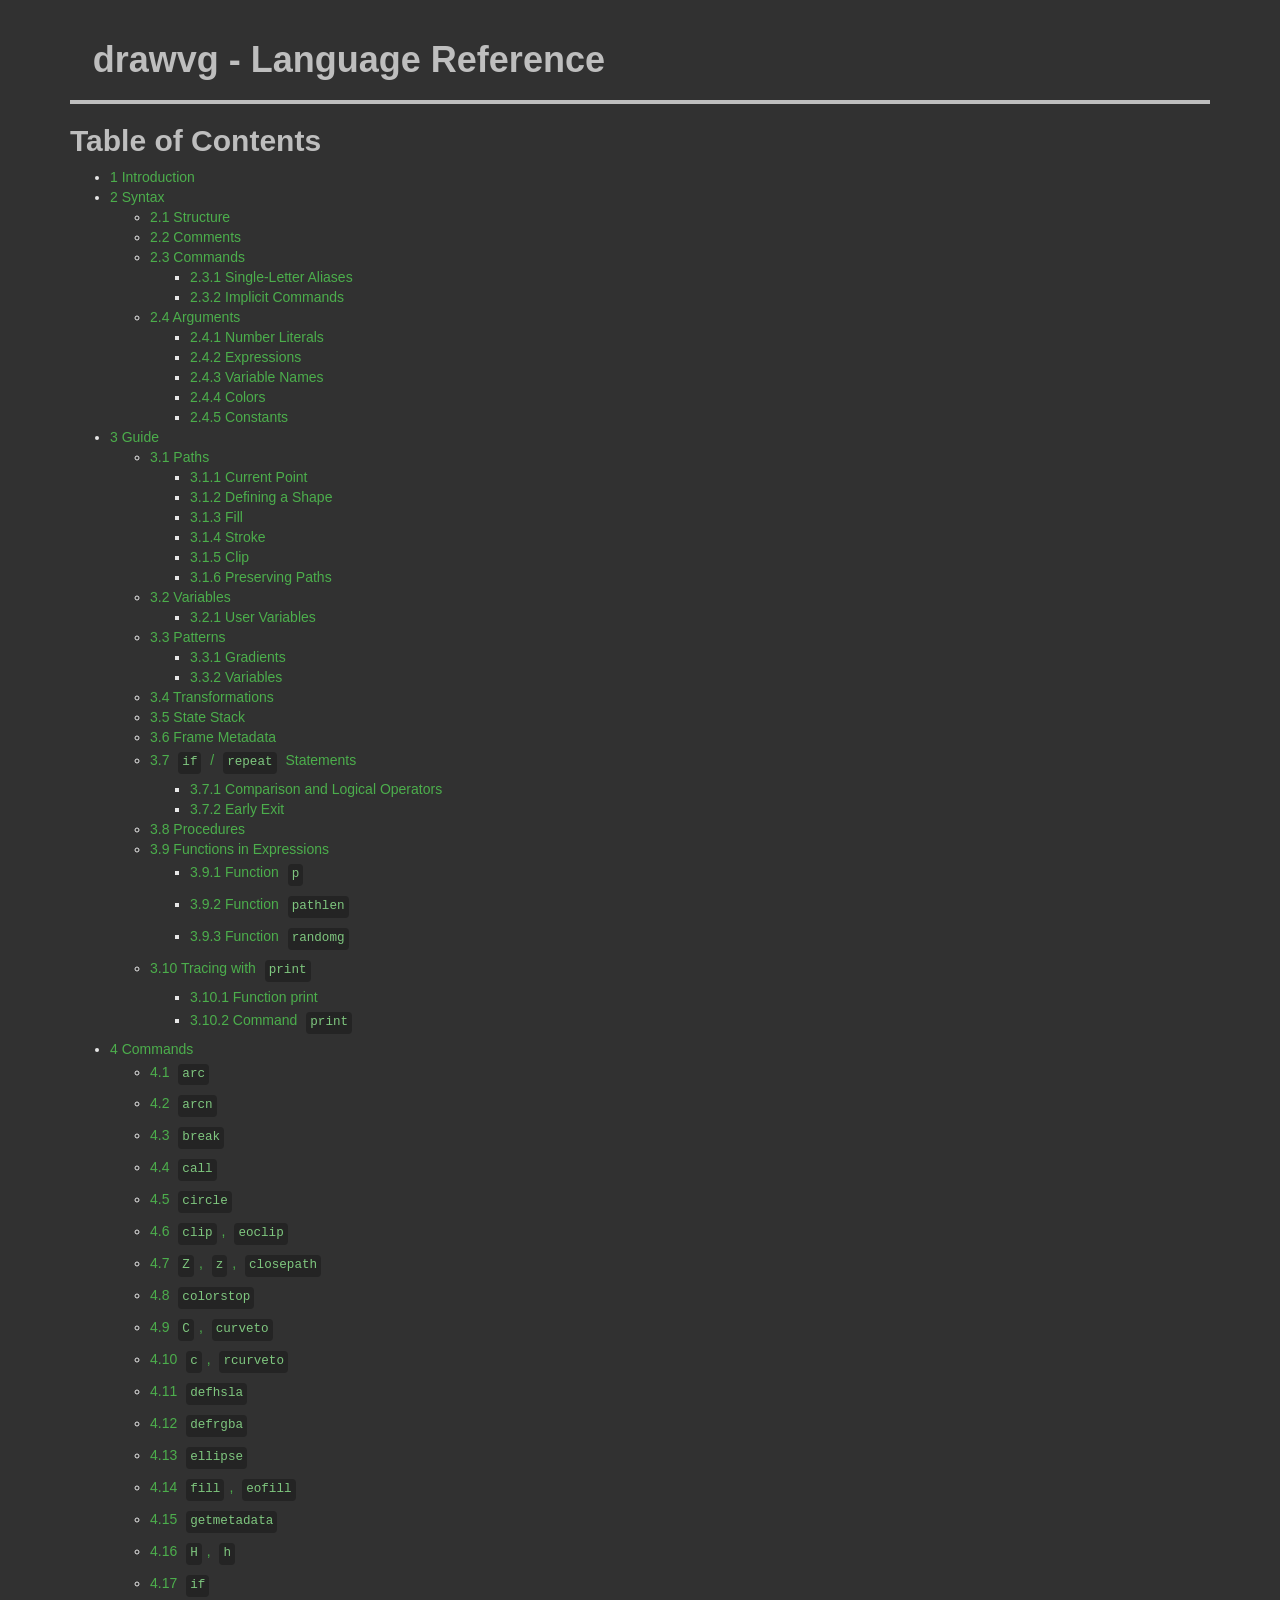
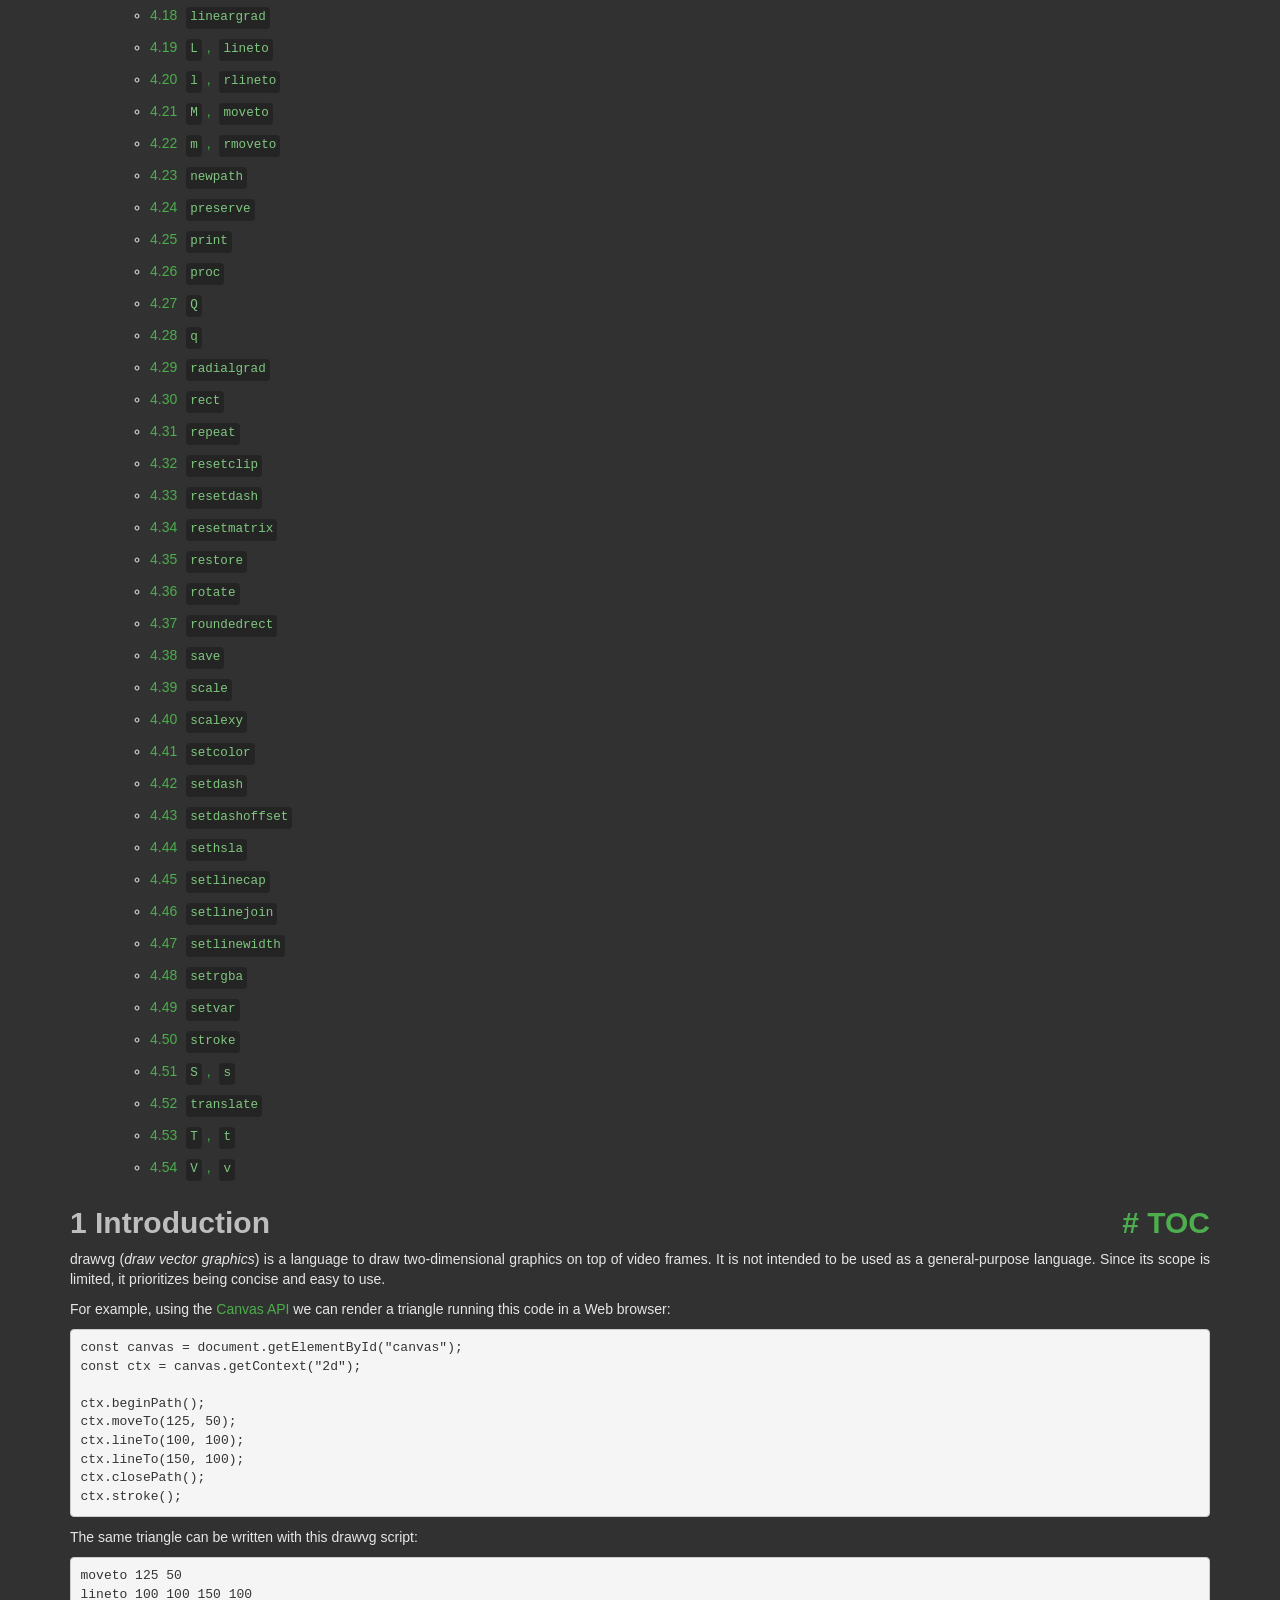
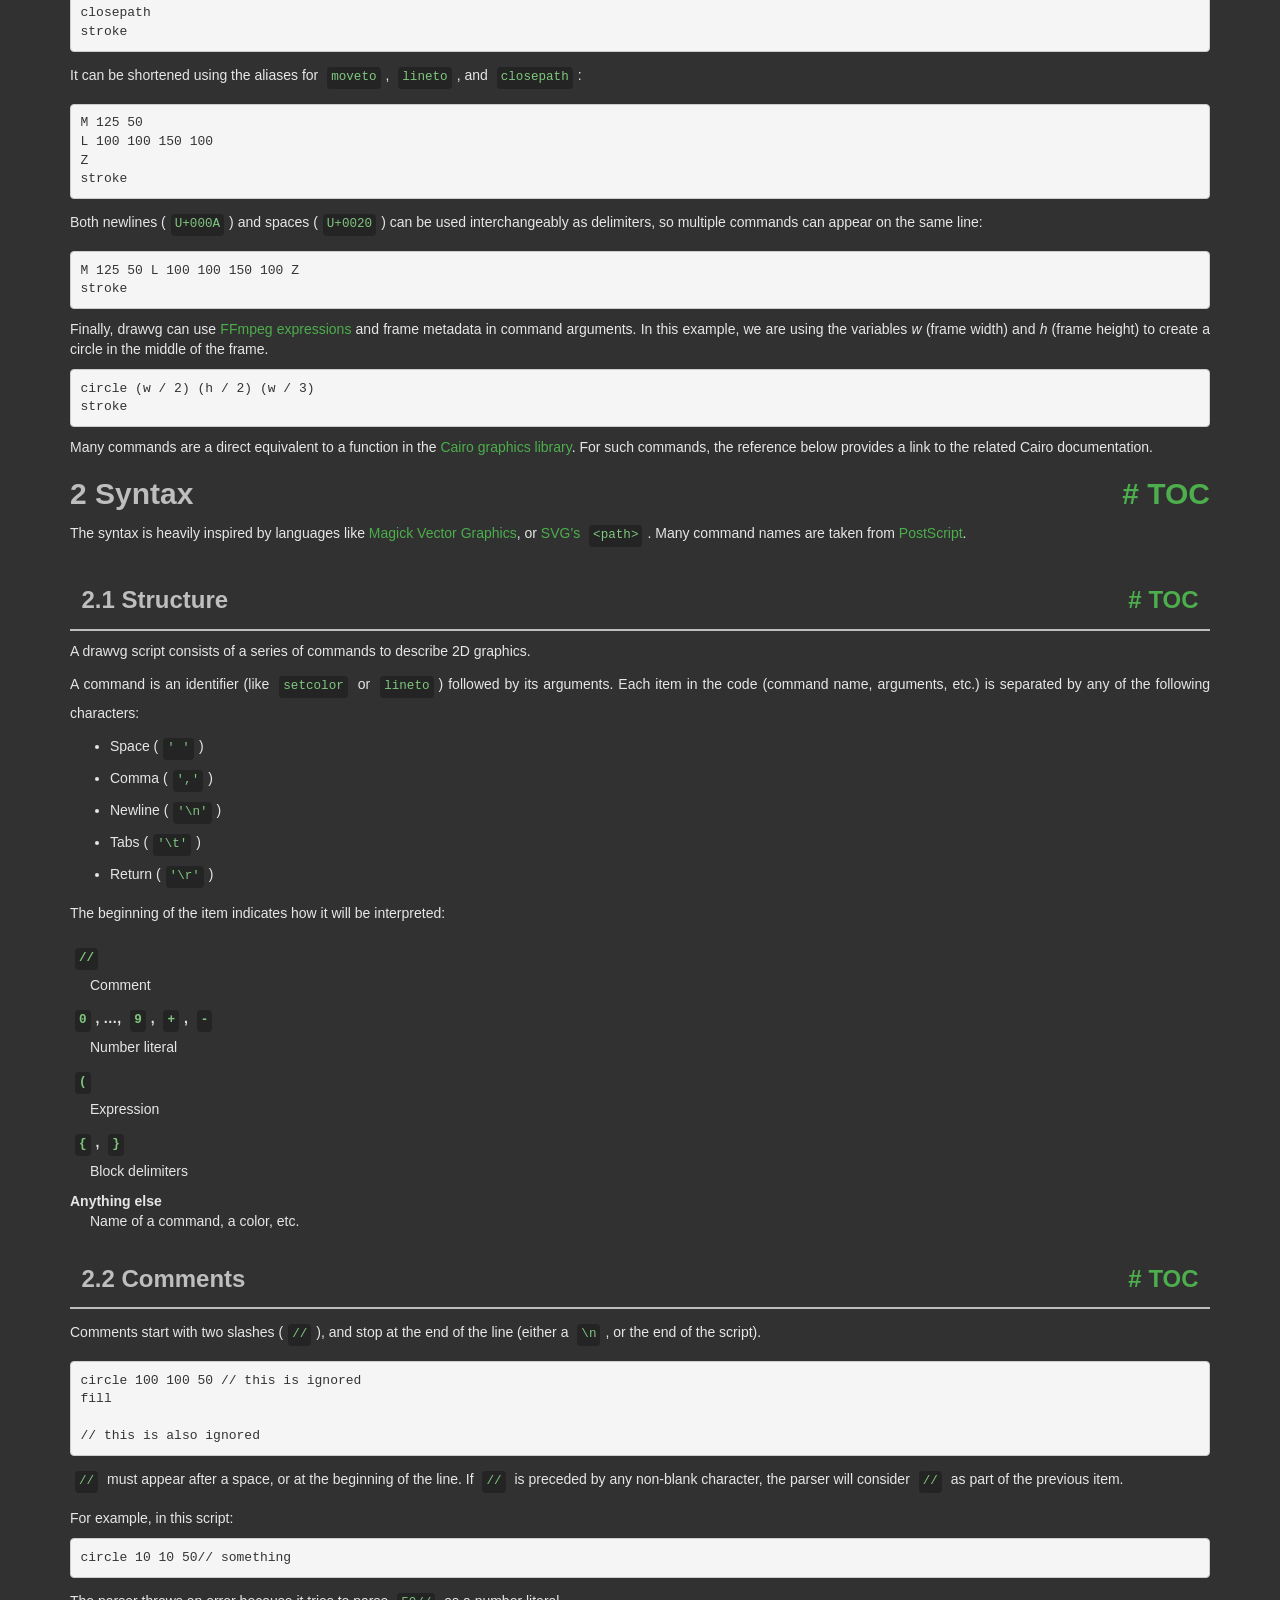
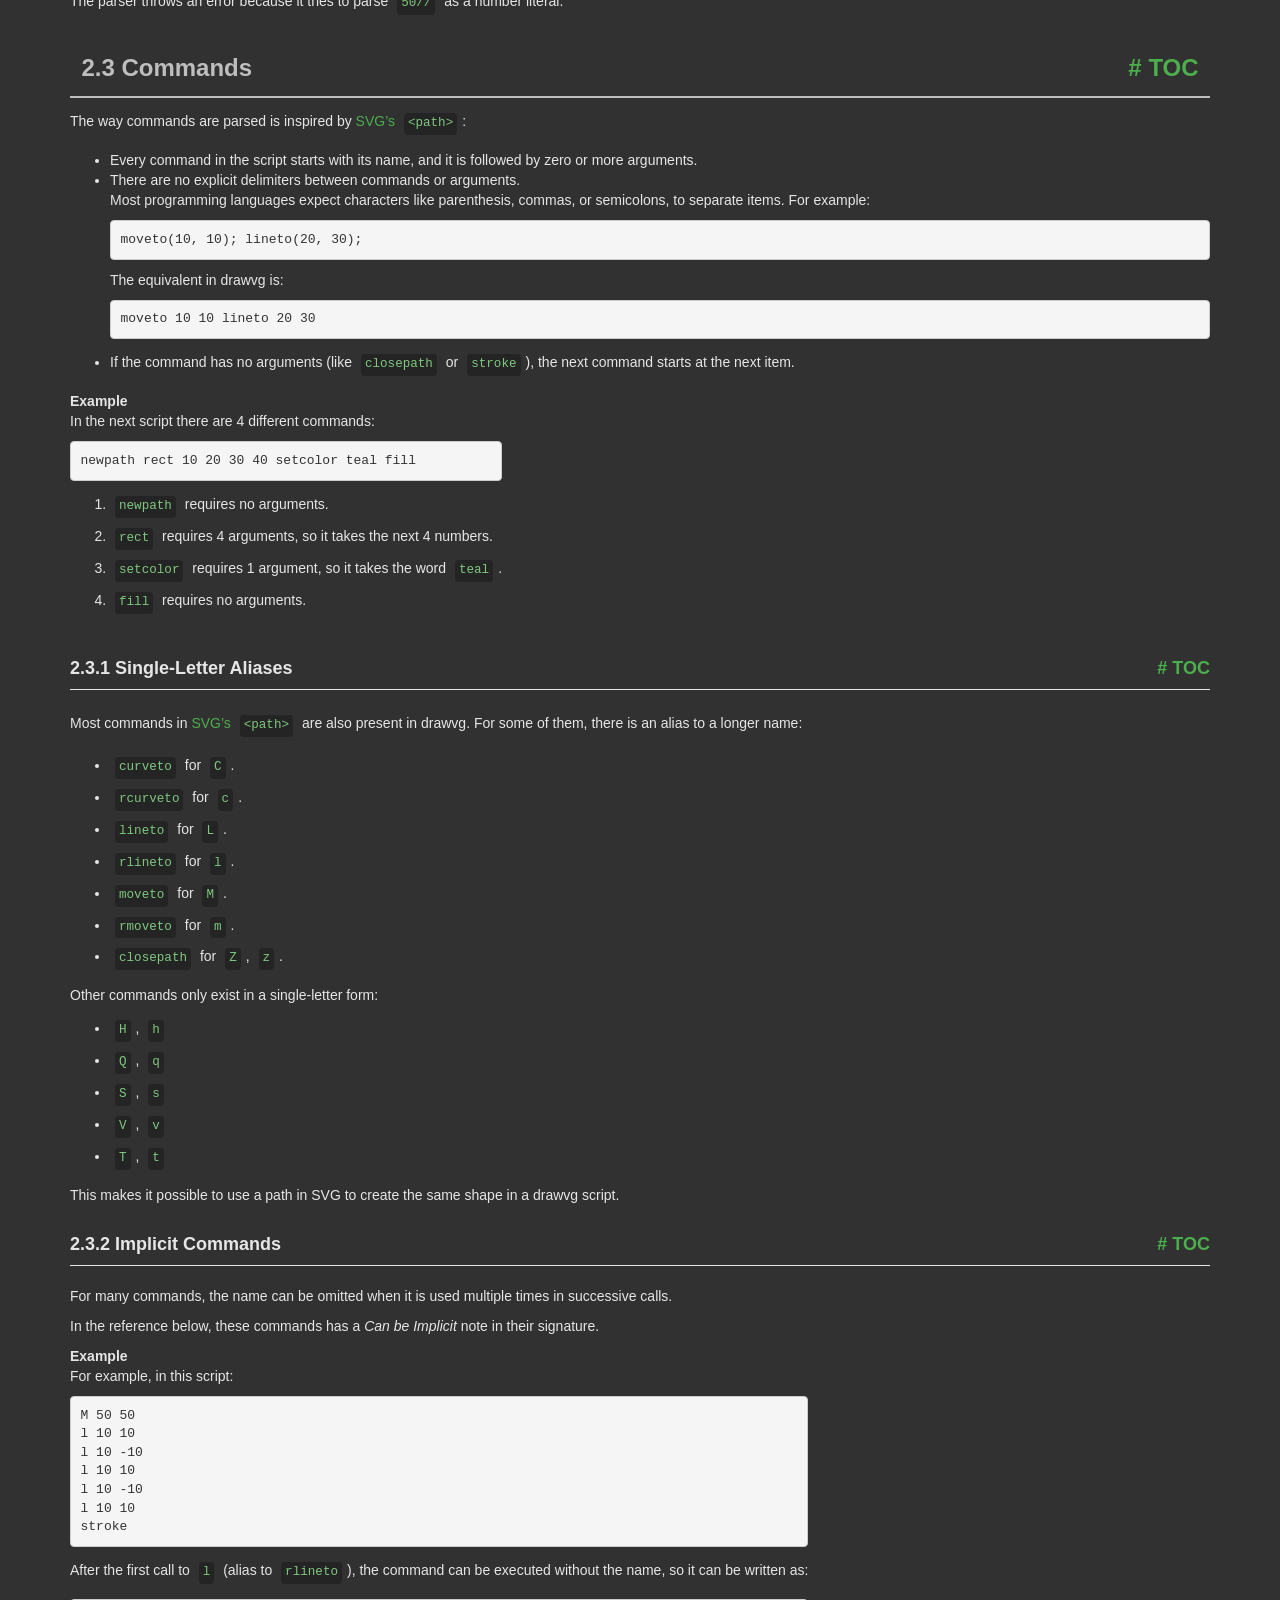
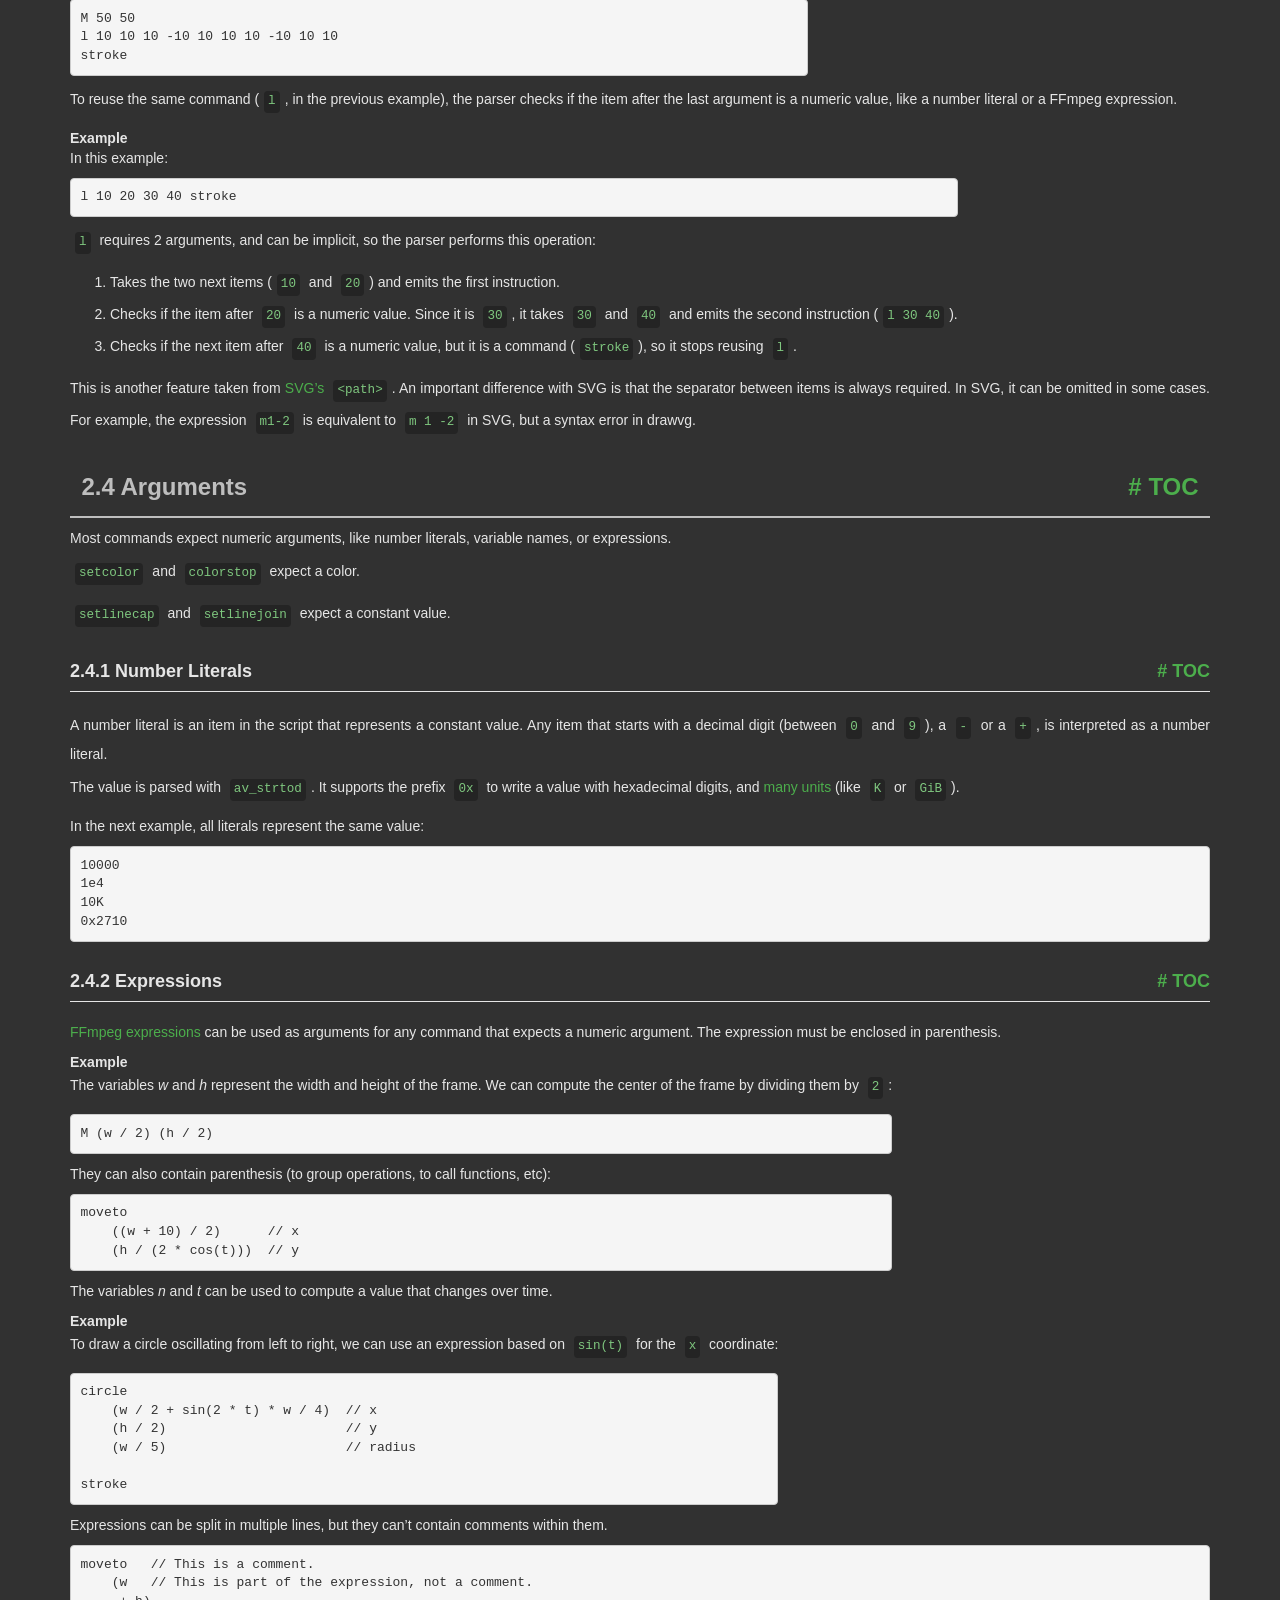
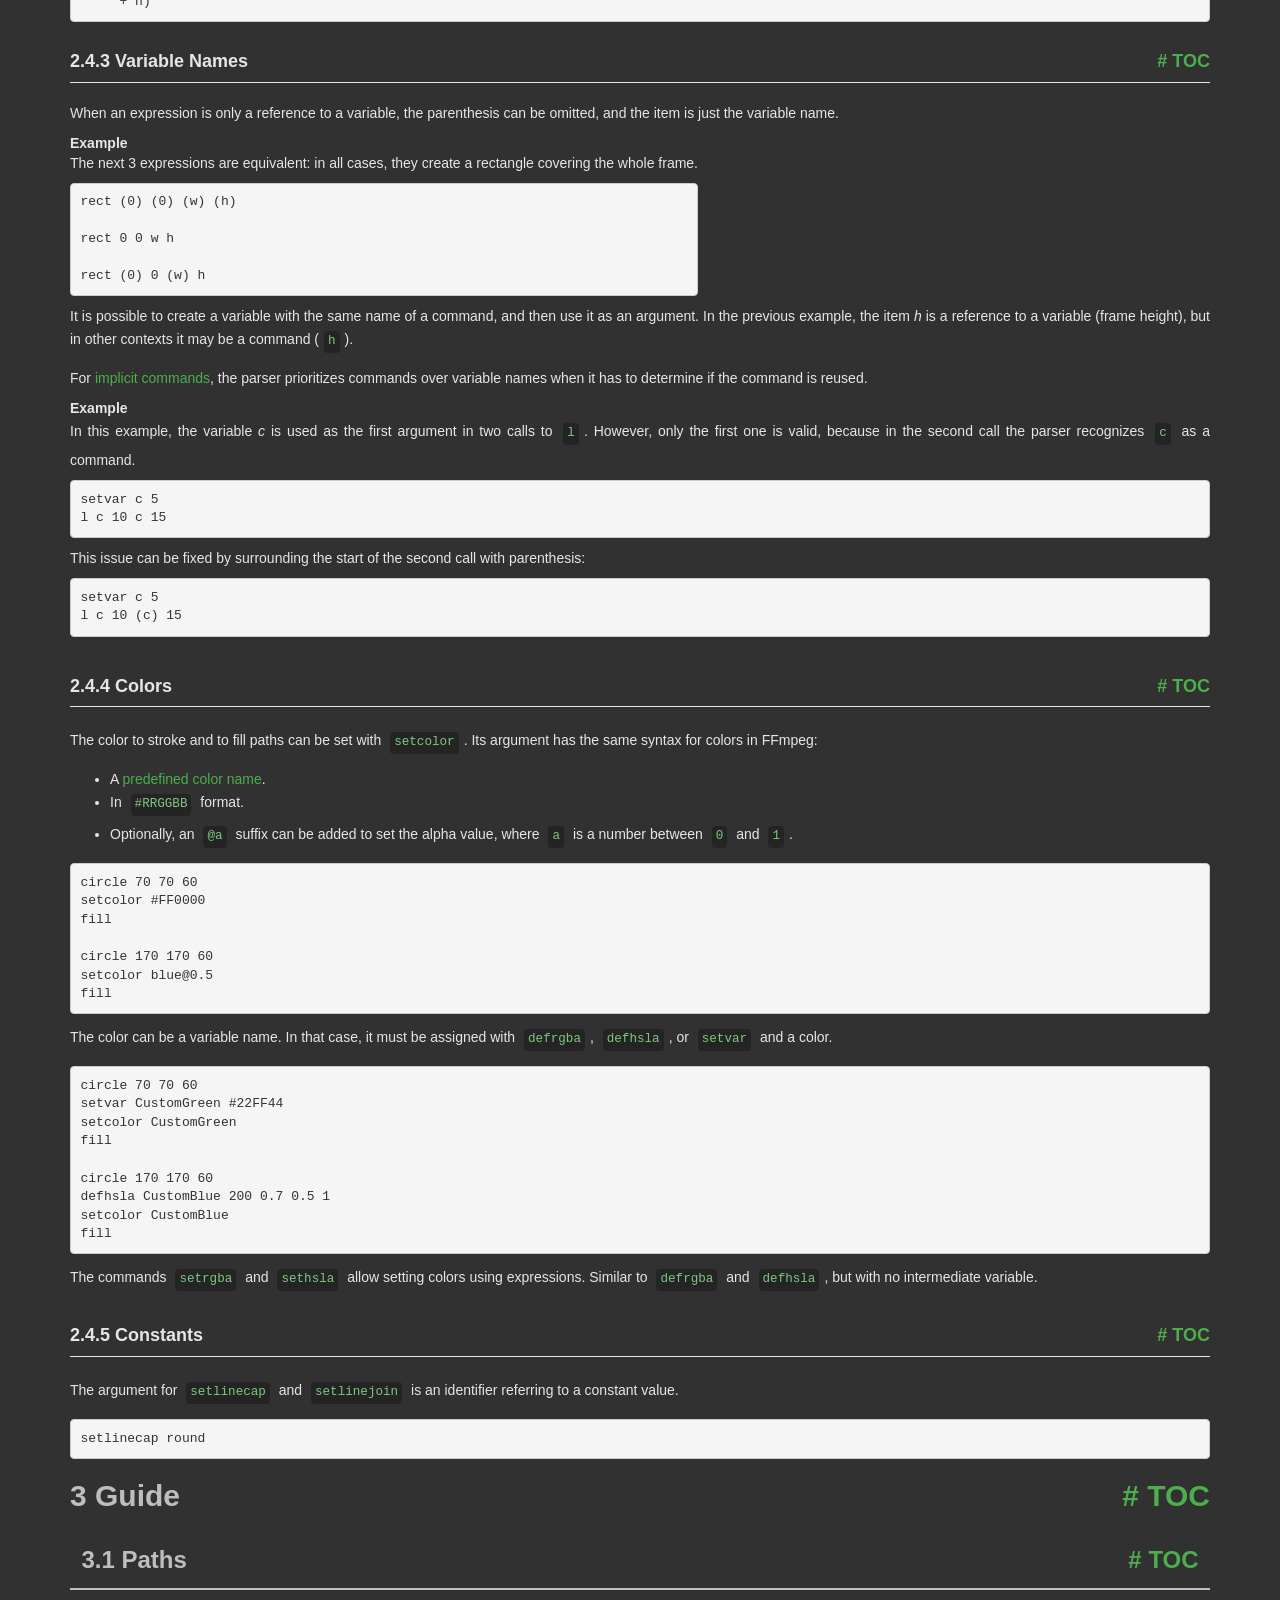
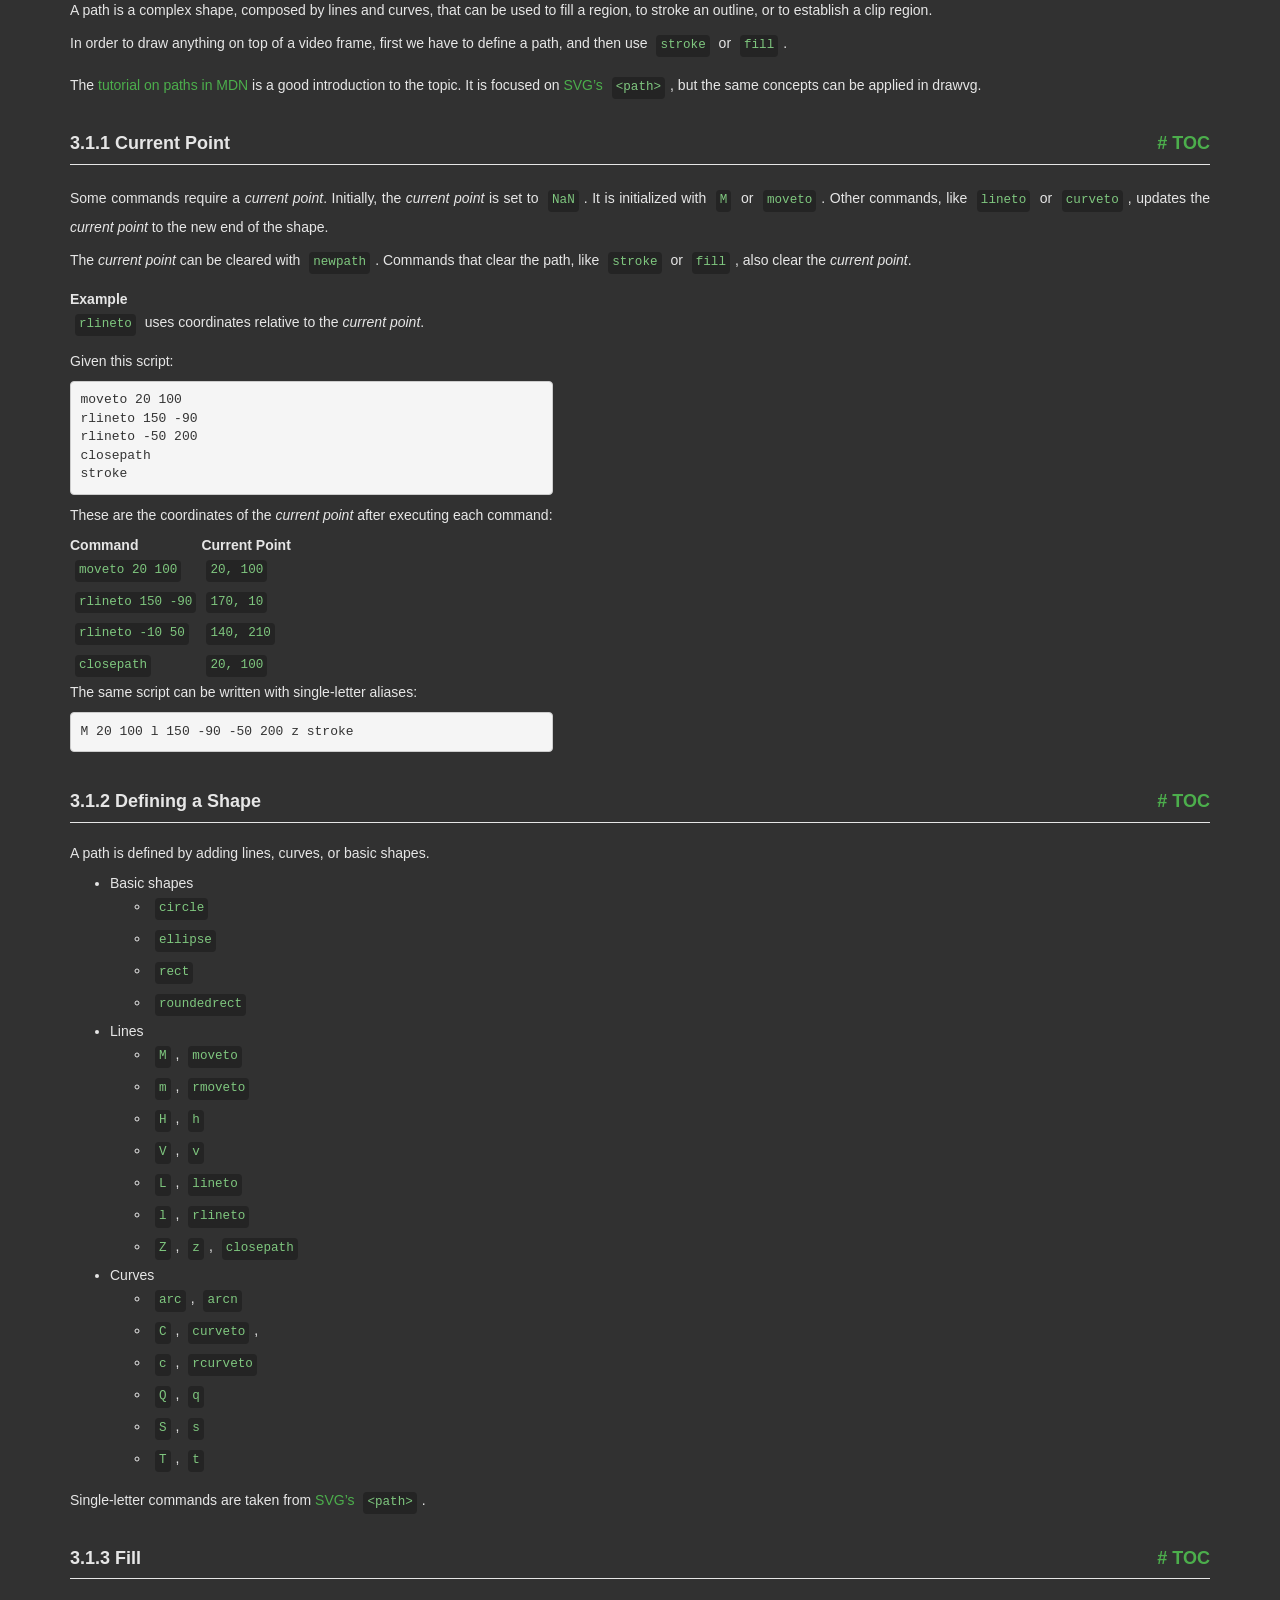
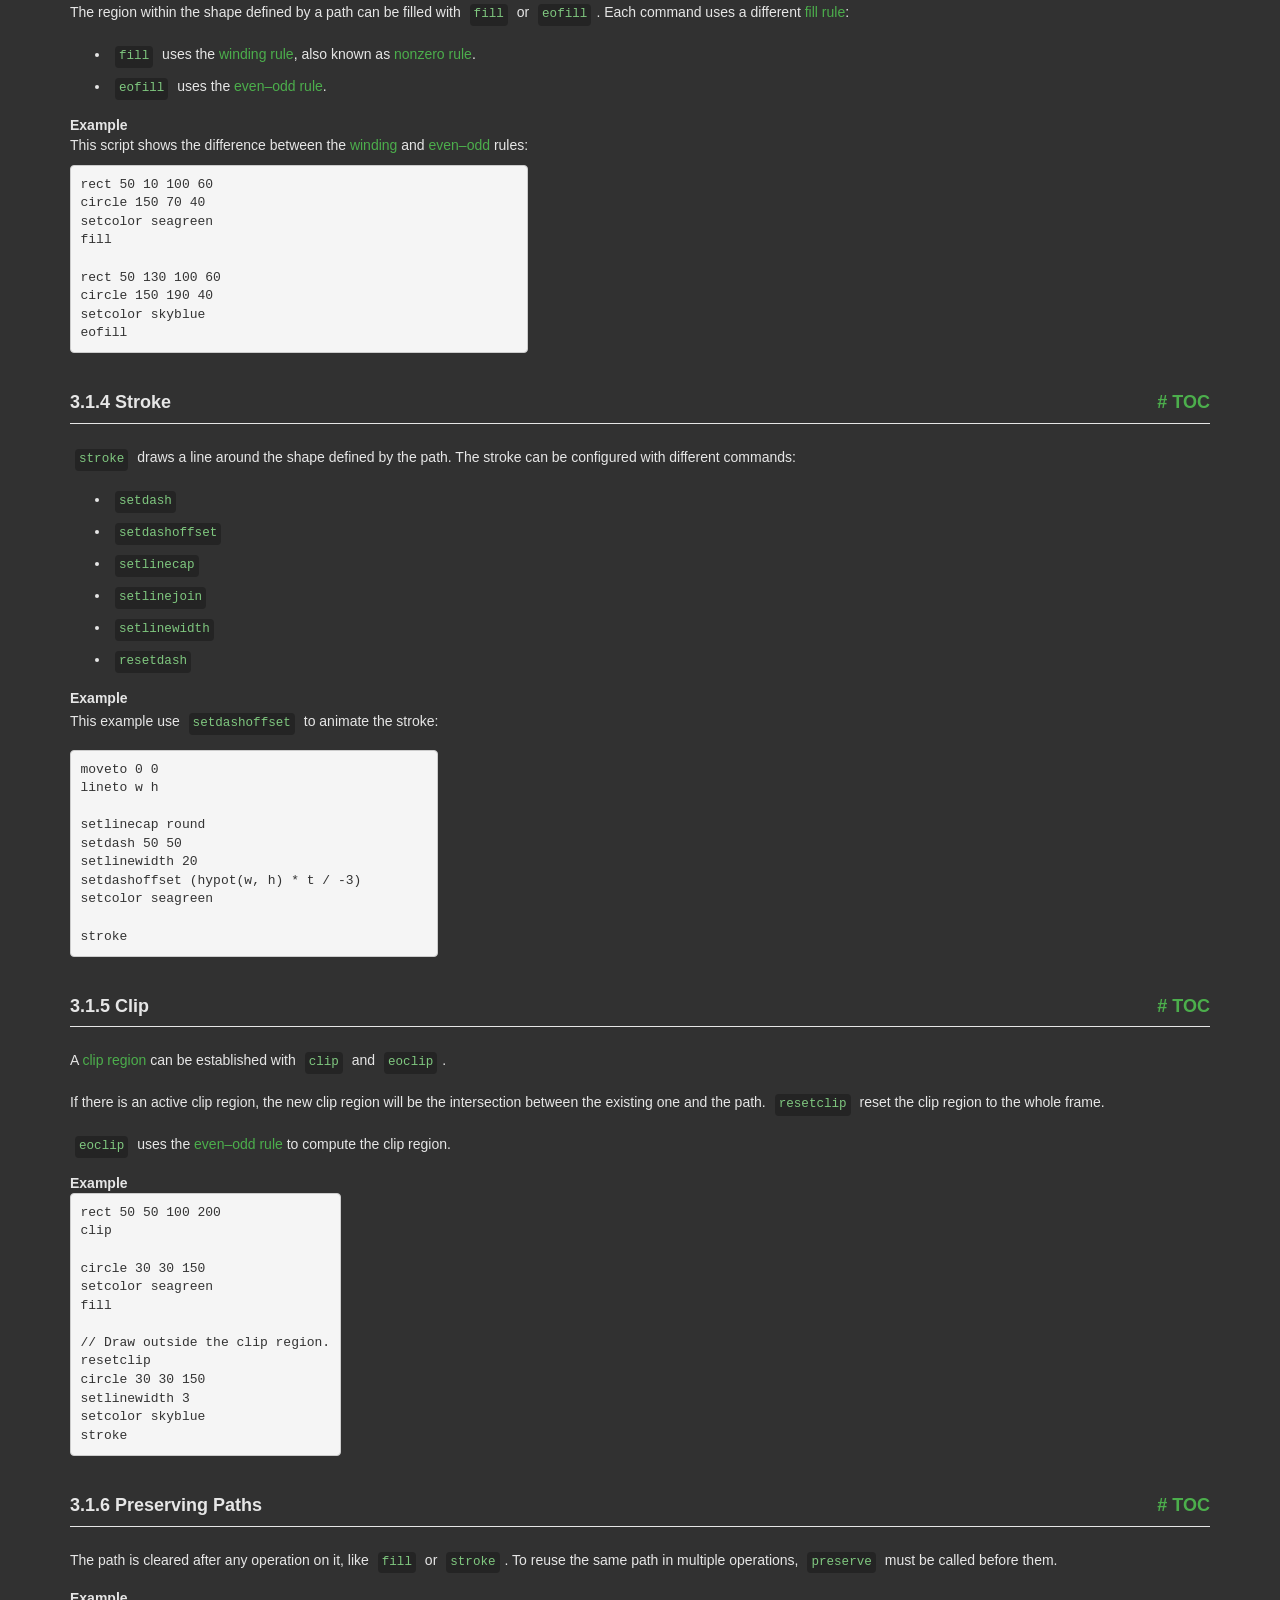
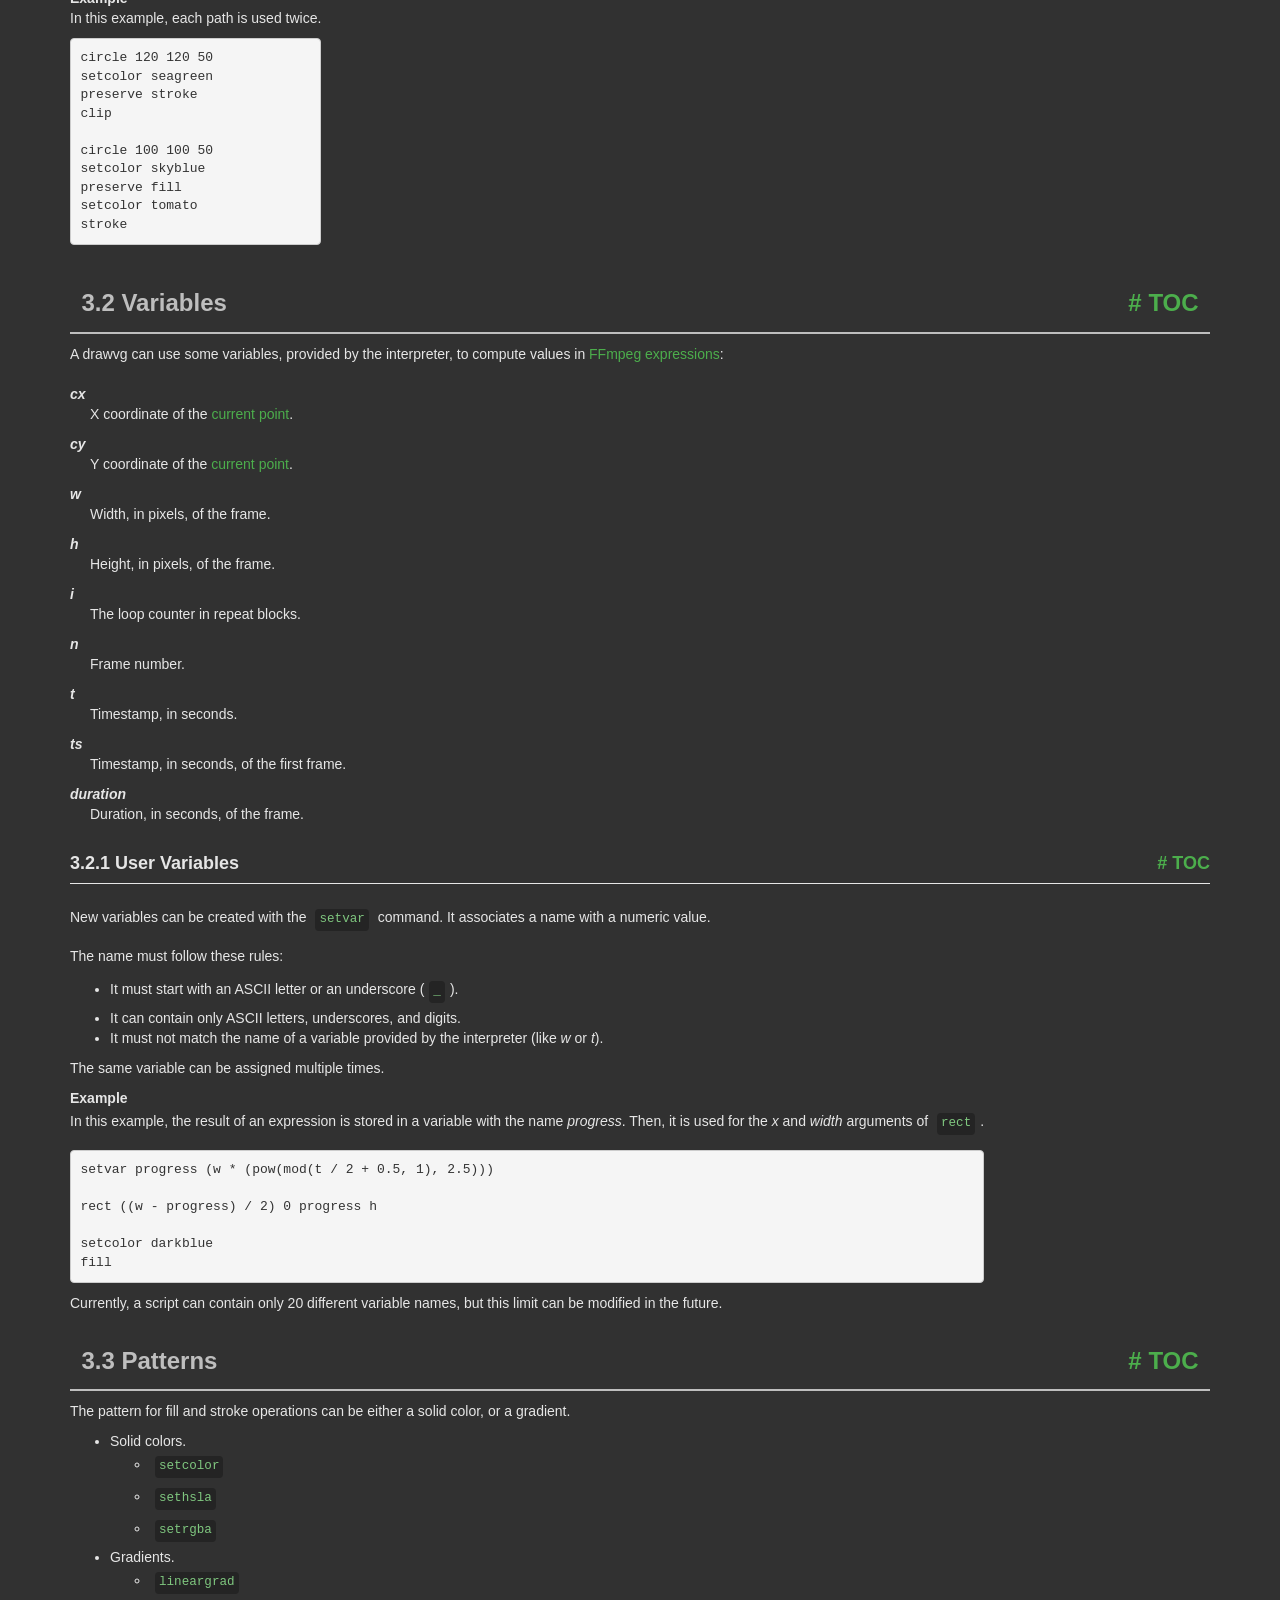
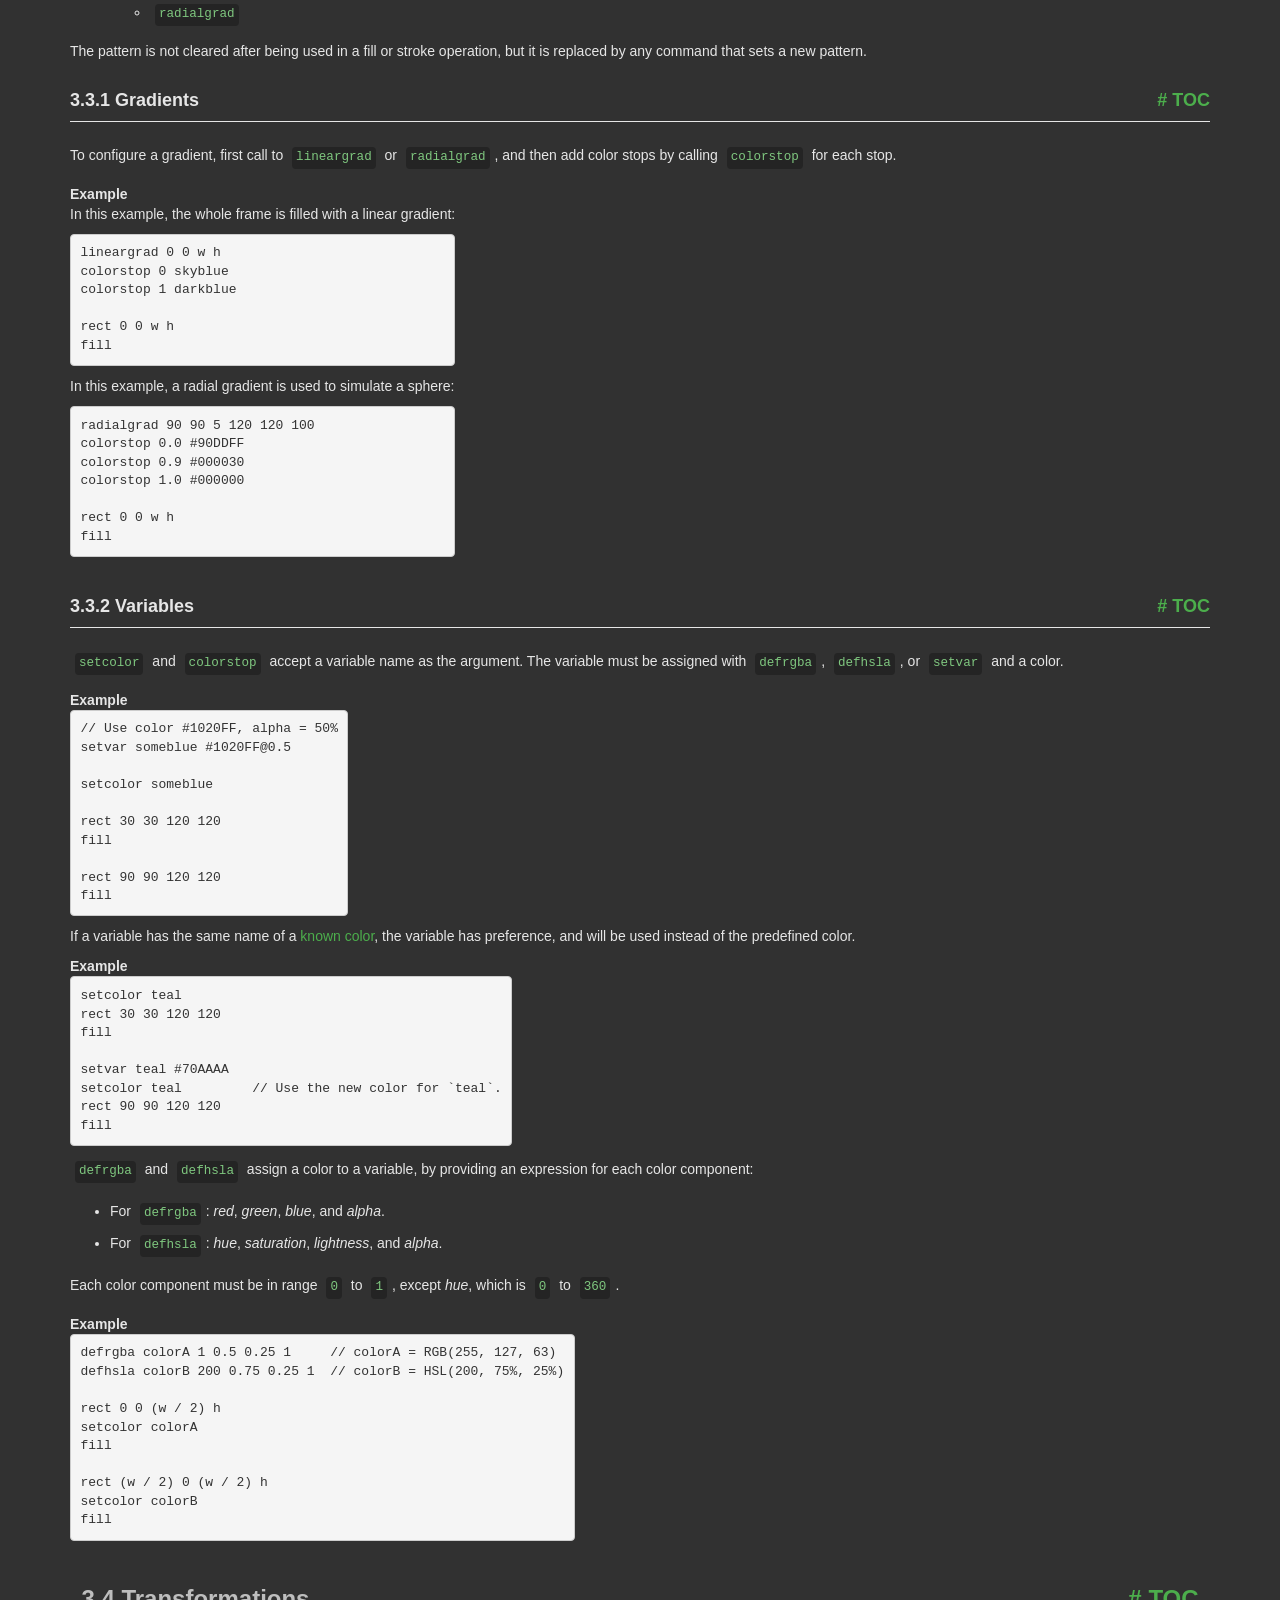
<file: ffmpeg/ffmpeg/doc/drawvg-reference.html>
<!DOCTYPE html PUBLIC "-//W3C//DTD HTML 4.01 Transitional//EN" "http://www.w3.org/TR/html4/loose.dtd">
<html>
<!-- Created by GNU Texinfo 7.2, https://www.gnu.org/software/texinfo/ -->
  <head>
    <meta charset="utf-8">
    <title>
      drawvg - Language Reference
    </title>
    <meta name="viewport" content="width=device-width,initial-scale=1.0">
    <link rel="stylesheet" type="text/css" href="bootstrap.min.css">
    <link rel="stylesheet" type="text/css" href="style.min.css">
  </head>
  <body>
    <div class="container">
      <h1>
      drawvg - Language Reference
      </h1>


<a name="SEC_Top"></a>

<div class="region-contents" id="SEC_Contents">
<h2 class="contents-heading">Table of Contents</h2>

<div class="contents">

<ul class="toc-numbered-mark">
  <li><a id="toc-Introduction" href="#Introduction">1 Introduction</a></li>
  <li><a id="toc-Syntax" href="#Syntax">2 Syntax</a>
  <ul class="toc-numbered-mark">
    <li><a id="toc-Structure" href="#Structure">2.1 Structure</a></li>
    <li><a id="toc-Comments" href="#Comments">2.2 Comments</a></li>
    <li><a id="toc-Commands" href="#Commands">2.3 Commands</a>
    <ul class="toc-numbered-mark">
      <li><a id="toc-Single_002dLetter-Aliases" href="#Single_002dLetter-Aliases">2.3.1 Single-Letter Aliases</a></li>
      <li><a id="toc-Implicit-Commands" href="#Implicit-Commands">2.3.2 Implicit Commands</a></li>
    </ul></li>
    <li><a id="toc-Arguments" href="#Arguments">2.4 Arguments</a>
    <ul class="toc-numbered-mark">
      <li><a id="toc-Number-Literals" href="#Number-Literals">2.4.1 Number Literals</a></li>
      <li><a id="toc-Expressions" href="#Expressions">2.4.2 Expressions</a></li>
      <li><a id="toc-Variable-Names" href="#Variable-Names">2.4.3 Variable Names</a></li>
      <li><a id="toc-Colors" href="#Colors-1">2.4.4 Colors</a></li>
      <li><a id="toc-Constants" href="#Constants">2.4.5 Constants</a></li>
    </ul></li>
  </ul></li>
  <li><a id="toc-Guide" href="#Guide">3 Guide</a>
  <ul class="toc-numbered-mark">
    <li><a id="toc-Paths" href="#Paths">3.1 Paths</a>
    <ul class="toc-numbered-mark">
      <li><a id="toc-Current-Point" href="#Current-Point">3.1.1 Current Point</a></li>
      <li><a id="toc-Defining-a-Shape" href="#Defining-a-Shape">3.1.2 Defining a Shape</a></li>
      <li><a id="toc-Fill" href="#Fill">3.1.3 Fill</a></li>
      <li><a id="toc-Stroke" href="#Stroke">3.1.4 Stroke</a></li>
      <li><a id="toc-Clip" href="#Clip">3.1.5 Clip</a></li>
      <li><a id="toc-Preserving-Paths" href="#Preserving-Paths">3.1.6 Preserving Paths</a></li>
    </ul></li>
    <li><a id="toc-Variables" href="#Variables">3.2 Variables</a>
    <ul class="toc-numbered-mark">
      <li><a id="toc-User-Variables" href="#User-Variables-1">3.2.1 User Variables</a></li>
    </ul></li>
    <li><a id="toc-Patterns" href="#Patterns">3.3 Patterns</a>
    <ul class="toc-numbered-mark">
      <li><a id="toc-Gradients" href="#Gradients">3.3.1 Gradients</a></li>
      <li><a id="toc-Variables-1" href="#Variables-1">3.3.2 Variables</a></li>
    </ul></li>
    <li><a id="toc-Transformations" href="#Transformations">3.4 Transformations</a></li>
    <li><a id="toc-State-Stack" href="#State-Stack-1">3.5 State Stack</a></li>
    <li><a id="toc-Frame-Metadata" href="#Frame-Metadata-1">3.6 Frame Metadata</a></li>
    <li><a id="toc-if-_002f-repeat-Statements" href="#if-_002f-repeat-Statements">3.7 <code class="code">if</code> / <code class="code">repeat</code> Statements</a>
    <ul class="toc-numbered-mark">
      <li><a id="toc-Comparison-and-Logical-Operators" href="#Comparison-and-Logical-Operators">3.7.1 Comparison and Logical Operators</a></li>
      <li><a id="toc-Early-Exit" href="#Early-Exit">3.7.2 Early Exit</a></li>
    </ul></li>
    <li><a id="toc-Procedures" href="#Procedures-1">3.8 Procedures</a></li>
    <li><a id="toc-Functions-in-Expressions" href="#Functions-in-Expressions">3.9 Functions in Expressions</a>
    <ul class="toc-numbered-mark">
      <li><a id="toc-Function-p" href="#Function-p">3.9.1 Function <code class="code">p</code></a></li>
      <li><a id="toc-Function-pathlen" href="#Function-pathlen">3.9.2 Function <code class="code">pathlen</code></a></li>
      <li><a id="toc-Function-randomg" href="#Function-randomg">3.9.3 Function <code class="code">randomg</code></a></li>
    </ul></li>
    <li><a id="toc-Tracing-with-print" href="#Tracing-with-print">3.10 Tracing with <code class="code">print</code></a>
    <ul class="toc-numbered-mark">
      <li><a id="toc-Function-print" href="#Function-print">3.10.1 Function print</a></li>
      <li><a id="toc-Command-print" href="#Command-print-1">3.10.2 Command <code class="code">print</code></a></li>
    </ul></li>
  </ul></li>
  <li><a id="toc-Commands-1" href="#Commands-1">4 Commands</a>
  <ul class="toc-numbered-mark">
    <li><a id="toc-arc" href="#arc">4.1 <code class="code">arc</code></a></li>
    <li><a id="toc-arcn" href="#arcn">4.2 <code class="code">arcn</code></a></li>
    <li><a id="toc-break" href="#break">4.3 <code class="code">break</code></a></li>
    <li><a id="toc-call" href="#call">4.4 <code class="code">call</code></a></li>
    <li><a id="toc-circle" href="#circle">4.5 <code class="code">circle</code></a></li>
    <li><a id="toc-clip_002c-eoclip" href="#clip_002c-eoclip">4.6 <code class="code">clip</code>, <code class="code">eoclip</code></a></li>
    <li><a id="toc-Z_002c-z_002c-closepath" href="#Z_002c-z_002c-closepath">4.7 <code class="code">Z</code>, <code class="code">z</code>, <code class="code">closepath</code></a></li>
    <li><a id="toc-colorstop" href="#colorstop">4.8 <code class="code">colorstop</code></a></li>
    <li><a id="toc-C_002c-curveto" href="#C_002c-curveto">4.9 <code class="code">C</code>, <code class="code">curveto</code></a></li>
    <li><a id="toc-c_002c-rcurveto" href="#c_002c-rcurveto">4.10 <code class="code">c</code>, <code class="code">rcurveto</code></a></li>
    <li><a id="toc-defhsla" href="#defhsla">4.11 <code class="code">defhsla</code></a></li>
    <li><a id="toc-defrgba" href="#defrgba">4.12 <code class="code">defrgba</code></a></li>
    <li><a id="toc-ellipse" href="#ellipse">4.13 <code class="code">ellipse</code></a></li>
    <li><a id="toc-fill_002c-eofill" href="#fill_002c-eofill">4.14 <code class="code">fill</code>, <code class="code">eofill</code></a></li>
    <li><a id="toc-getmetadata" href="#getmetadata">4.15 <code class="code">getmetadata</code></a></li>
    <li><a id="toc-H_002c-h" href="#H_002c-h">4.16 <code class="code">H</code>, <code class="code">h</code></a></li>
    <li><a id="toc-if" href="#if">4.17 <code class="code">if</code></a></li>
    <li><a id="toc-lineargrad" href="#lineargrad">4.18 <code class="code">lineargrad</code></a></li>
    <li><a id="toc-L_002c-lineto" href="#L_002c-lineto">4.19 <code class="code">L</code>, <code class="code">lineto</code></a></li>
    <li><a id="toc-l_002c-rlineto" href="#l_002c-rlineto">4.20 <code class="code">l</code>, <code class="code">rlineto</code></a></li>
    <li><a id="toc-M_002c-moveto" href="#M_002c-moveto">4.21 <code class="code">M</code>, <code class="code">moveto</code></a></li>
    <li><a id="toc-m_002c-rmoveto" href="#m_002c-rmoveto">4.22 <code class="code">m</code>, <code class="code">rmoveto</code></a></li>
    <li><a id="toc-newpath" href="#newpath">4.23 <code class="code">newpath</code></a></li>
    <li><a id="toc-preserve" href="#preserve">4.24 <code class="code">preserve</code></a></li>
    <li><a id="toc-print" href="#print">4.25 <code class="code">print</code></a></li>
    <li><a id="toc-proc" href="#proc">4.26 <code class="code">proc</code></a></li>
    <li><a id="toc-Q" href="#Q">4.27 <code class="code">Q</code></a></li>
    <li><a id="toc-q" href="#q">4.28 <code class="code">q</code></a></li>
    <li><a id="toc-radialgrad" href="#radialgrad">4.29 <code class="code">radialgrad</code></a></li>
    <li><a id="toc-rect" href="#rect">4.30 <code class="code">rect</code></a></li>
    <li><a id="toc-repeat" href="#repeat">4.31 <code class="code">repeat</code></a></li>
    <li><a id="toc-resetclip" href="#resetclip">4.32 <code class="code">resetclip</code></a></li>
    <li><a id="toc-resetdash" href="#resetdash">4.33 <code class="code">resetdash</code></a></li>
    <li><a id="toc-resetmatrix" href="#resetmatrix">4.34 <code class="code">resetmatrix</code></a></li>
    <li><a id="toc-restore" href="#restore">4.35 <code class="code">restore</code></a></li>
    <li><a id="toc-rotate" href="#rotate">4.36 <code class="code">rotate</code></a></li>
    <li><a id="toc-roundedrect" href="#roundedrect">4.37 <code class="code">roundedrect</code></a></li>
    <li><a id="toc-save" href="#save">4.38 <code class="code">save</code></a></li>
    <li><a id="toc-scale" href="#scale">4.39 <code class="code">scale</code></a></li>
    <li><a id="toc-scalexy" href="#scalexy">4.40 <code class="code">scalexy</code></a></li>
    <li><a id="toc-setcolor" href="#setcolor">4.41 <code class="code">setcolor</code></a></li>
    <li><a id="toc-setdash" href="#setdash">4.42 <code class="code">setdash</code></a></li>
    <li><a id="toc-setdashoffset" href="#setdashoffset">4.43 <code class="code">setdashoffset</code></a></li>
    <li><a id="toc-sethsla" href="#sethsla">4.44 <code class="code">sethsla</code></a></li>
    <li><a id="toc-setlinecap" href="#setlinecap">4.45 <code class="code">setlinecap</code></a></li>
    <li><a id="toc-setlinejoin" href="#setlinejoin">4.46 <code class="code">setlinejoin</code></a></li>
    <li><a id="toc-setlinewidth" href="#setlinewidth">4.47 <code class="code">setlinewidth</code></a></li>
    <li><a id="toc-setrgba" href="#setrgba">4.48 <code class="code">setrgba</code></a></li>
    <li><a id="toc-setvar" href="#setvar">4.49 <code class="code">setvar</code></a></li>
    <li><a id="toc-stroke" href="#stroke">4.50 <code class="code">stroke</code></a></li>
    <li><a id="toc-S_002c-s" href="#S_002c-s">4.51 <code class="code">S</code>, <code class="code">s</code></a></li>
    <li><a id="toc-translate" href="#translate">4.52 <code class="code">translate</code></a></li>
    <li><a id="toc-T_002c-t" href="#T_002c-t">4.53 <code class="code">T</code>, <code class="code">t</code></a></li>
    <li><a id="toc-V_002c-v" href="#V_002c-v">4.54 <code class="code">V</code>, <code class="code">v</code></a></li>
  </ul></li>
</ul>
</div>
</div>



<a name="Introduction"></a>
<h2 class="chapter">1 Introduction<span class="pull-right"><a class="anchor hidden-xs" href="#Introduction" aria-hidden="true">#</a> <a class="anchor hidden-xs"href="#toc-Introduction" aria-hidden="true">TOC</a></span></h2>

<p>drawvg (<em class="emph">draw vector graphics</em>) is a language to draw
two-dimensional graphics on top of video frames. It is not intended to
be used as a general-purpose language. Since its scope is limited, it
prioritizes being concise and easy to use.
</p>
<p>For example, using the
<a class="uref" href="https://developer.mozilla.org/en-US/docs/Web/API/Canvas_API">Canvas
API</a> we can render a triangle running this code in a Web browser:
</p>
<div class="example">
<pre class="example-preformatted">const canvas = document.getElementById(&quot;canvas&quot;);
const ctx = canvas.getContext(&quot;2d&quot;);

ctx.beginPath();
ctx.moveTo(125, 50);
ctx.lineTo(100, 100);
ctx.lineTo(150, 100);
ctx.closePath();
ctx.stroke();
</pre></div>

<p>The same triangle can be written with this drawvg script:
</p>
<div class="example">
<pre class="example-preformatted">moveto 125 50
lineto 100 100 150 100
closepath
stroke
</pre></div>

<p>It can be shortened using the aliases for <a class="ref" href="#cmd_005fmoveto"><code class="code">moveto</code></a>, <a class="ref" href="#cmd_005flineto"><code class="code">lineto</code></a>,
and <a class="ref" href="#cmd_005fclosepath"><code class="code">closepath</code></a>:
</p>
<div class="example">
<pre class="example-preformatted">M 125 50
L 100 100 150 100
Z
stroke
</pre></div>

<p>Both newlines (<code class="code">U+000A</code>) and spaces (<code class="code">U+0020</code>) can be used
interchangeably as delimiters, so multiple commands can appear on the
same line:
</p>
<div class="example">
<pre class="example-preformatted">M 125 50 L 100 100 150 100 Z
stroke
</pre></div>


<p>Finally, drawvg can use <a data-manual="ffmpeg-utils" href="./ffmpeg-utils.html#Expression-Evaluation">FFmpeg expressions</a> and frame metadata in command arguments. In
this example, we are using the variables <var class="var">w</var> (frame width) and <var class="var">h</var>
(frame height) to create a circle in the middle of the frame.
</p>
<div class="example">
<pre class="example-preformatted">circle (w / 2) (h / 2) (w / 3)
stroke
</pre></div>

<p>Many commands are a direct equivalent to a function in the
<a class="uref" href="https://www.cairographics.org/">Cairo graphics library</a>. For such
commands, the reference below provides a link to the related Cairo
documentation.
</p>
<a name="Syntax"></a>
<h2 class="chapter">2 Syntax<span class="pull-right"><a class="anchor hidden-xs" href="#Syntax" aria-hidden="true">#</a> <a class="anchor hidden-xs"href="#toc-Syntax" aria-hidden="true">TOC</a></span></h2>


<p>The syntax is heavily inspired by languages like
<a class="uref" href="https://imagemagick.org/script/magick-vector-graphics.php">Magick
Vector Graphics</a>, or <a class="uref" href="https://developer.mozilla.org/en-US/docs/Web/SVG/Reference/Element/path">SVG&rsquo;s <code class="code">&lt;path&gt;</code></a>. Many command names are taken from
<a class="uref" href="https://en.wikipedia.org/wiki/PostScript">PostScript</a>.
</p>
<a name="Structure"></a>
<h3 class="section">2.1 Structure<span class="pull-right"><a class="anchor hidden-xs" href="#Structure" aria-hidden="true">#</a> <a class="anchor hidden-xs"href="#toc-Structure" aria-hidden="true">TOC</a></span></h3>

<p>A drawvg script consists of a series of commands to describe 2D
graphics.
</p>
<p>A command is an identifier (like <a class="ref" href="#cmd_005fsetcolor"><code class="code">setcolor</code></a> or <a class="ref" href="#cmd_005flineto"><code class="code">lineto</code></a>)
followed by its arguments. Each item in the code (command name,
arguments, etc.) is separated by any of the following characters:
</p>
<ul class="itemize mark-bullet">
<li>Space (<code class="code">' '</code>)
</li><li>Comma (<code class="code">','</code>)
</li><li>Newline (<code class="code">'\n'</code>)
</li><li>Tabs (<code class="code">'\t'</code>)
</li><li>Return (<code class="code">'\r'</code>)
</li></ul>

<p>The beginning of the item indicates how it will be interpreted:
</p>
<dl class="table">
<dt><span class="r"><code class="code">//</code></span></dt>
<dd><p>Comment
</p></dd>
<dt><span class="r"><code class="code">0</code>, &hellip;, <code class="code">9</code>, <code class="code">+</code>, <code class="code">-</code></span></dt>
<dd><p>Number literal
</p></dd>
<dt><span class="r"><code class="code">(</code></span></dt>
<dd><p>Expression
</p></dd>
<dt><span class="r"><code class="code">{</code>, <code class="code">}</code></span></dt>
<dd><p>Block delimiters
</p></dd>
<dt><span class="r">Anything else</span></dt>
<dd><p>Name of a command, a color, etc.
</p></dd>
</dl>

<a name="Comments"></a>
<h3 class="section">2.2 Comments<span class="pull-right"><a class="anchor hidden-xs" href="#Comments" aria-hidden="true">#</a> <a class="anchor hidden-xs"href="#toc-Comments" aria-hidden="true">TOC</a></span></h3>

<p>Comments start with two slashes (<code class="code">//</code>), and stop at the end of the
line (either a <code class="code">\n</code>, or the end of the script).
</p>
<div class="example">
<pre class="example-preformatted">circle 100 100 50 // this is ignored
fill

// this is also ignored
</pre></div>

<p><code class="code">//</code> must appear after a space, or at the beginning of the line. If
<code class="code">//</code> is preceded by any non-blank character, the parser will
consider <code class="code">//</code> as part of the previous item.
</p>
<p>For example, in this script:
</p>
<div class="example">
<pre class="example-preformatted">circle 10 10 50// something
</pre></div>

<p>The parser throws an error because it tries to parse <code class="code">50//</code> as a
number literal.
</p>
<a name="Commands"></a>
<h3 class="section">2.3 Commands<span class="pull-right"><a class="anchor hidden-xs" href="#Commands" aria-hidden="true">#</a> <a class="anchor hidden-xs"href="#toc-Commands" aria-hidden="true">TOC</a></span></h3>

<p>The way commands are parsed is inspired by <a class="uref" href="https://developer.mozilla.org/en-US/docs/Web/SVG/Reference/Element/path">SVG&rsquo;s <code class="code">&lt;path&gt;</code></a>:
</p>
<ul class="itemize mark-bullet">
<li>Every command in the script starts with its name, and it is followed by
zero or more arguments.

</li><li>There are no explicit delimiters between commands or arguments.

<p>Most programming languages expect characters like parenthesis, commas,
or semicolons, to separate items. For example:
</p>
<div class="example">
<pre class="example-preformatted">moveto(10, 10); lineto(20, 30);
</pre></div>

<p>The equivalent in drawvg is:
</p>
<div class="example">
<pre class="example-preformatted">moveto 10 10 lineto 20 30
</pre></div>

</li><li>If the command has no arguments (like <a class="ref" href="#cmd_005fclosepath"><code class="code">closepath</code></a> or
<a class="ref" href="#cmd_005fstroke"><code class="code">stroke</code></a>), the next command starts at the next item.

</li></ul>

<table class="cartouche"><tr><th>
Example</th></tr><tr><td>
<p>In the next script there are 4 different commands:
</p>
<div class="example">
<pre class="example-preformatted">newpath rect 10 20 30 40 setcolor teal fill
</pre></div>

<ol class="enumerate">
<li> <a class="ref" href="#cmd_005fnewpath"><code class="code">newpath</code></a> requires no arguments.

</li><li> <a class="ref" href="#cmd_005frect"><code class="code">rect</code></a> requires 4 arguments, so it takes the next 4 numbers.

</li><li> <a class="ref" href="#cmd_005fsetcolor"><code class="code">setcolor</code></a> requires 1 argument, so it takes the word <code class="code">teal</code>.

</li><li> <a class="ref" href="#cmd_005ffill"><code class="code">fill</code></a> requires no arguments.
</li></ol>

</td></tr></table>

<a name="Single_002dLetter-Aliases"></a>
<h4 class="subsection">2.3.1 Single-Letter Aliases<span class="pull-right"><a class="anchor hidden-xs" href="#Single_002dLetter-Aliases" aria-hidden="true">#</a> <a class="anchor hidden-xs"href="#toc-Single_002dLetter-Aliases" aria-hidden="true">TOC</a></span></h4>

<p>Most commands in <a class="uref" href="https://developer.mozilla.org/en-US/docs/Web/SVG/Reference/Element/path">SVG&rsquo;s <code class="code">&lt;path&gt;</code></a> are also present in drawvg. For some of them,
there is an alias to a longer name:
</p>
<ul class="itemize mark-bullet">
<li><a class="ref" href="#cmd_005fcurveto"><code class="code">curveto</code></a> for <a class="ref" href="#cmd_005fC"><code class="code">C</code></a>.
</li><li><a class="ref" href="#cmd_005frcurveto"><code class="code">rcurveto</code></a> for <a class="ref" href="#cmd_005fc"><code class="code">c</code></a>.
</li><li><a class="ref" href="#cmd_005flineto"><code class="code">lineto</code></a> for <a class="ref" href="#cmd_005fL"><code class="code">L</code></a>.
</li><li><a class="ref" href="#cmd_005frlineto"><code class="code">rlineto</code></a> for <a class="ref" href="#cmd_005fl"><code class="code">l</code></a>.
</li><li><a class="ref" href="#cmd_005fmoveto"><code class="code">moveto</code></a> for <a class="ref" href="#cmd_005fM"><code class="code">M</code></a>.
</li><li><a class="ref" href="#cmd_005frmoveto"><code class="code">rmoveto</code></a> for <a class="ref" href="#cmd_005fm"><code class="code">m</code></a>.
</li><li><a class="ref" href="#cmd_005fclosepath"><code class="code">closepath</code></a> for <a class="ref" href="#cmd_005fZ"><code class="code">Z</code></a>, <a class="ref" href="#cmd_005fz"><code class="code">z</code></a>.
</li></ul>

<p>Other commands only exist in a single-letter form:
</p>
<ul class="itemize mark-bullet">
<li><a class="ref" href="#cmd_005fH"><code class="code">H</code></a>, <a class="ref" href="#cmd_005fh"><code class="code">h</code></a>
</li><li><a class="ref" href="#cmd_005fQ"><code class="code">Q</code></a>, <a class="ref" href="#cmd_005fq"><code class="code">q</code></a>
</li><li><a class="ref" href="#cmd_005fS"><code class="code">S</code></a>, <a class="ref" href="#cmd_005fs"><code class="code">s</code></a>
</li><li><a class="ref" href="#cmd_005fV"><code class="code">V</code></a>, <a class="ref" href="#cmd_005fv"><code class="code">v</code></a>
</li><li><a class="ref" href="#cmd_005fT"><code class="code">T</code></a>, <a class="ref" href="#cmd_005ft"><code class="code">t</code></a>
</li></ul>

<p>This makes it possible to use a path in SVG to create the same shape in
a drawvg script.
</p>
<a class="anchor" id="implicit-commands"></a><a name="Implicit-Commands"></a>
<h4 class="subsection">2.3.2 Implicit Commands<span class="pull-right"><a class="anchor hidden-xs" href="#Implicit-Commands" aria-hidden="true">#</a> <a class="anchor hidden-xs"href="#toc-Implicit-Commands" aria-hidden="true">TOC</a></span></h4>

<p>For many commands, the name can be omitted when it is used multiple
times in successive calls.
</p>
<p>In the reference below, these commands has a <em class="emph">Can be Implicit</em> note
in their signature.
</p>
<table class="cartouche"><tr><th>
Example</th></tr><tr><td>
<p>For example, in this script:
</p>
<div class="example">
<pre class="example-preformatted">M 50 50
l 10 10
l 10 -10
l 10 10
l 10 -10
l 10 10
stroke
</pre></div>

<p>After the first call to <a class="ref" href="#cmd_005fl"><code class="code">l</code></a> (alias to <a class="ref" href="#cmd_005frlineto"><code class="code">rlineto</code></a>), the command
can be executed without the name, so it can be written as:
</p>
<div class="example">
<pre class="example-preformatted">M 50 50
l 10 10 10 -10 10 10 10 -10 10 10
stroke
</pre></div>

</td></tr></table>

<p>To reuse the same command (<a class="ref" href="#cmd_005fl"><code class="code">l</code></a>, in the previous example), the
parser checks if the item after the last argument is a numeric value,
like a number literal or a FFmpeg expression.
</p>
<table class="cartouche"><tr><th>
Example</th></tr><tr><td>
<p>In this example:
</p>
<div class="example">
<pre class="example-preformatted">l 10 20 30 40 stroke
</pre></div>

<p><a class="ref" href="#cmd_005fl"><code class="code">l</code></a> requires 2 arguments, and can be implicit, so the parser
performs this operation:
</p>
<ol class="enumerate">
<li> Takes the two next items (<code class="code">10</code> and <code class="code">20</code>) and emits the first
instruction.

</li><li> Checks if the item after <code class="code">20</code> is a numeric value. Since it is
<code class="code">30</code>, it takes <code class="code">30</code> and <code class="code">40</code> and emits the second
instruction (<code class="code">l 30 40</code>).

</li><li> Checks if the next item after <code class="code">40</code> is a numeric value, but it is a
command (<a class="ref" href="#cmd_005fstroke"><code class="code">stroke</code></a>), so it stops reusing <a class="ref" href="#cmd_005fl"><code class="code">l</code></a>.

</li></ol>

</td></tr></table>

<p>This is another feature taken from <a class="uref" href="https://developer.mozilla.org/en-US/docs/Web/SVG/Reference/Element/path">SVG&rsquo;s <code class="code">&lt;path&gt;</code></a>. An important difference with
SVG is that the separator between items is always required. In SVG, it can be
omitted in some cases. For example, the expression <code class="code">m1-2</code> is equivalent to
<code class="code">m 1 -2</code> in SVG, but a syntax error in drawvg.
</p>
<a name="Arguments"></a>
<h3 class="section">2.4 Arguments<span class="pull-right"><a class="anchor hidden-xs" href="#Arguments" aria-hidden="true">#</a> <a class="anchor hidden-xs"href="#toc-Arguments" aria-hidden="true">TOC</a></span></h3>

<p>Most commands expect numeric arguments, like number literals, variable
names, or expressions.
</p>
<p><a class="ref" href="#cmd_005fsetcolor"><code class="code">setcolor</code></a> and <a class="ref" href="#cmd_005fcolorstop"><code class="code">colorstop</code></a> expect a color.
</p>
<p><a class="ref" href="#cmd_005fsetlinecap"><code class="code">setlinecap</code></a> and <a class="ref" href="#cmd_005fsetlinejoin"><code class="code">setlinejoin</code></a> expect a constant value.
</p>
<a name="Number-Literals"></a>
<h4 class="subsection">2.4.1 Number Literals<span class="pull-right"><a class="anchor hidden-xs" href="#Number-Literals" aria-hidden="true">#</a> <a class="anchor hidden-xs"href="#toc-Number-Literals" aria-hidden="true">TOC</a></span></h4>

<p>A number literal is an item in the script that represents a constant
value. Any item that starts with a decimal digit (between <code class="code">0</code> and
<code class="code">9</code>), a <code class="code">-</code> or a <code class="code">+</code>, is interpreted as a number literal.
</p>
<p>The value is parsed with
<a class="uref" href="https://ffmpeg.org/doxygen/trunk/eval_8c.html#a7d21905c92ee5af0bb529d2daf8cb7c3"><code class="code">av_strtod</code></a>.
It supports the prefix <code class="code">0x</code> to write a value with hexadecimal
digits, and
<a class="uref" href="https://ffmpeg.org/ffmpeg-utils.html#:~:text=The%20evaluator%20also%20recognizes%20the%20International%20System%20unit%20prefixes">many
units</a> (like <code class="code">K</code> or <code class="code">GiB</code>).
</p>
<p>In the next example, all literals represent the same value:
</p>
<div class="example">
<pre class="example-preformatted">10000
1e4
10K
0x2710
</pre></div>

<a name="Expressions"></a>
<h4 class="subsection">2.4.2 Expressions<span class="pull-right"><a class="anchor hidden-xs" href="#Expressions" aria-hidden="true">#</a> <a class="anchor hidden-xs"href="#toc-Expressions" aria-hidden="true">TOC</a></span></h4>

<p><a data-manual="ffmpeg-utils" href="./ffmpeg-utils.html#Expression-Evaluation">FFmpeg expressions</a> can be used as arguments for any command that expects a numeric
argument. The expression must be enclosed in parenthesis.
</p>
<table class="cartouche"><tr><th>
Example</th></tr><tr><td>
<p>The variables <var class="var">w</var> and <var class="var">h</var> represent the width and height of the
frame. We can compute the center of the frame by dividing them by <code class="code">2</code>:
</p>
<div class="example">
<pre class="example-preformatted">M (w / 2) (h / 2)
</pre></div>

<p>They can also contain parenthesis (to group operations, to call functions,
etc):
</p>
<div class="example">
<pre class="example-preformatted">moveto
    ((w + 10) / 2)      // x
    (h / (2 * cos(t)))  // y
</pre></div>

</td></tr></table>

<p>The variables <var class="var">n</var> and <var class="var">t</var> can be used to compute a value that changes
over time.
</p>
<table class="cartouche"><tr><th>
Example</th></tr><tr><td>
<p>To draw a circle oscillating from left to right, we can use an
expression based on <code class="code">sin(t)</code> for the <code class="code">x</code> coordinate:
</p>
<div class="example">
<pre class="example-preformatted">circle
    (w / 2 + sin(2 * t) * w / 4)  // x
    (h / 2)                       // y
    (w / 5)                       // radius

stroke
</pre></div>

</td></tr></table>

<p>Expressions can be split in multiple lines, but they can&rsquo;t contain
comments within them.
</p>
<div class="example">
<pre class="example-preformatted">moveto   // This is a comment.
    (w   // This is part of the expression, not a comment.
     + h)
</pre></div>

<a name="Variable-Names"></a>
<h4 class="subsection">2.4.3 Variable Names<span class="pull-right"><a class="anchor hidden-xs" href="#Variable-Names" aria-hidden="true">#</a> <a class="anchor hidden-xs"href="#toc-Variable-Names" aria-hidden="true">TOC</a></span></h4>

<p>When an expression is only a reference to a variable, the parenthesis
can be omitted, and the item is just the variable name.
</p>
<table class="cartouche"><tr><th>
Example</th></tr><tr><td>
<p>The next 3 expressions are equivalent: in all cases, they create a
rectangle covering the whole frame.
</p>
<div class="example">
<pre class="example-preformatted">rect (0) (0) (w) (h)

rect 0 0 w h

rect (0) 0 (w) h
</pre></div>

</td></tr></table>

<p>It is possible to create a variable with the same name of a command, and
then use it as an argument. In the previous example, the item <var class="var">h</var> is a
reference to a variable (frame height), but in other contexts it may be
a command (<a class="ref" href="#cmd_005fh"><code class="code">h</code></a>).
</p>
<p>For <a class="ref" href="#implicit-commands">implicit commands</a>, the parser prioritizes
commands over variable names when it has to determine if the command is
reused.
</p>
<table class="cartouche"><tr><th>
Example</th></tr><tr><td>
<p>In this example, the variable <var class="var">c</var> is used as the first argument in two
calls to <a class="ref" href="#cmd_005fl"><code class="code">l</code></a>. However, only the first one is valid, because in the
second call the parser recognizes <a class="ref" href="#cmd_005fc"><code class="code">c</code></a> as a command.
</p>
<div class="example">
<pre class="example-preformatted">setvar c 5
l c 10 c 15
</pre></div>

<p>This issue can be fixed by surrounding the start of the second call with
parenthesis:
</p>
<div class="example">
<pre class="example-preformatted">setvar c 5
l c 10 (c) 15
</pre></div>

</td></tr></table>

<a class="anchor" id="Colors"></a><a name="Colors-1"></a>
<h4 class="subsection">2.4.4 Colors<span class="pull-right"><a class="anchor hidden-xs" href="#Colors" aria-hidden="true">#</a> <a class="anchor hidden-xs"href="#toc-Colors" aria-hidden="true">TOC</a></span></h4>

<p>The color to stroke and to fill paths can be set with <a class="ref" href="#cmd_005fsetcolor"><code class="code">setcolor</code></a>.
Its argument has the same syntax for colors in FFmpeg:
</p>
<ul class="itemize mark-bullet">
<li>A <a data-manual="ffmpeg-utils" href="./ffmpeg-utils.html#Color">predefined color name</a>.

</li><li>In <code class="code">#RRGGBB</code> format.

</li><li>Optionally, an <code class="code">@a</code> suffix can be added to set the alpha value,
where <code class="code">a</code> is a number between <code class="code">0</code> and <code class="code">1</code>.
</li></ul>

<div class="example">
<pre class="example-preformatted">circle 70 70 60
setcolor #FF0000
fill

circle 170 170 60
setcolor blue@0.5
fill
</pre></div>

<p>The color can be a variable name. In that case, it must be assigned with
<a class="ref" href="#cmd_005fdefrgba"><code class="code">defrgba</code></a>, <a class="ref" href="#cmd_005fdefhsla"><code class="code">defhsla</code></a>, or <a class="ref" href="#cmd_005fsetvar"><code class="code">setvar</code></a> and a color.
</p>
<div class="example">
<pre class="example-preformatted">circle 70 70 60
setvar CustomGreen #22FF44
setcolor CustomGreen
fill

circle 170 170 60
defhsla CustomBlue 200 0.7 0.5 1
setcolor CustomBlue
fill
</pre></div>

<p>The commands <a class="ref" href="#cmd_005fsetrgba"><code class="code">setrgba</code></a> and <a class="ref" href="#cmd_005fsethsla"><code class="code">sethsla</code></a> allow setting colors using
expressions. Similar to <a class="ref" href="#cmd_005fdefrgba"><code class="code">defrgba</code></a> and <a class="ref" href="#cmd_005fdefhsla"><code class="code">defhsla</code></a>, but with no
intermediate variable.
</p>
<a name="Constants"></a>
<h4 class="subsection">2.4.5 Constants<span class="pull-right"><a class="anchor hidden-xs" href="#Constants" aria-hidden="true">#</a> <a class="anchor hidden-xs"href="#toc-Constants" aria-hidden="true">TOC</a></span></h4>

<p>The argument for <a class="ref" href="#cmd_005fsetlinecap"><code class="code">setlinecap</code></a> and <a class="ref" href="#cmd_005fsetlinejoin"><code class="code">setlinejoin</code></a> is an
identifier referring to a constant value.
</p>
<div class="example">
<pre class="example-preformatted">setlinecap round
</pre></div>

<a name="Guide"></a>
<h2 class="chapter">3 Guide<span class="pull-right"><a class="anchor hidden-xs" href="#Guide" aria-hidden="true">#</a> <a class="anchor hidden-xs"href="#toc-Guide" aria-hidden="true">TOC</a></span></h2>

<a name="Paths"></a>
<h3 class="section">3.1 Paths<span class="pull-right"><a class="anchor hidden-xs" href="#Paths" aria-hidden="true">#</a> <a class="anchor hidden-xs"href="#toc-Paths" aria-hidden="true">TOC</a></span></h3>

<p>A path is a complex shape, composed by lines and curves, that can be
used to fill a region, to stroke an outline, or to establish a clip
region.
</p>
<p>In order to draw anything on top of a video frame, first we have to
define a path, and then use <a class="ref" href="#cmd_005fstroke"><code class="code">stroke</code></a> or <a class="ref" href="#cmd_005ffill"><code class="code">fill</code></a>.
</p>
<p>The
<a class="uref" href="https://developer.mozilla.org/en-US/docs/Web/SVG/Tutorials/SVG_from_scratch/Paths">tutorial
on paths in MDN</a> is a good introduction to the topic. It is focused on
<a class="uref" href="https://developer.mozilla.org/en-US/docs/Web/SVG/Reference/Element/path">SVG&rsquo;s <code class="code">&lt;path&gt;</code></a>, but the same concepts can be applied in drawvg.
</p>
<a class="anchor" id="current-point"></a><a name="Current-Point"></a>
<h4 class="subsection">3.1.1 Current Point<span class="pull-right"><a class="anchor hidden-xs" href="#Current-Point" aria-hidden="true">#</a> <a class="anchor hidden-xs"href="#toc-Current-Point" aria-hidden="true">TOC</a></span></h4>

<p>Some commands require a <em class="emph">current point</em>. Initially, the
<em class="emph">current point</em> is set to
<a class="uref" href="https://en.wikipedia.org/wiki/NaN"><code class="code">NaN</code></a>. It is initialized
with <a class="ref" href="#cmd_005fM"><code class="code">M</code></a> or <a class="ref" href="#cmd_005fmoveto"><code class="code">moveto</code></a>. Other commands, like <a class="ref" href="#cmd_005flineto"><code class="code">lineto</code></a> or
<a class="ref" href="#cmd_005fcurveto"><code class="code">curveto</code></a>, updates the <em class="emph">current point</em> to the new end of the
shape.
</p>
<p>The <em class="emph">current point</em> can be cleared with <a class="ref" href="#cmd_005fnewpath"><code class="code">newpath</code></a>. Commands
that clear the path, like <a class="ref" href="#cmd_005fstroke"><code class="code">stroke</code></a> or <a class="ref" href="#cmd_005ffill"><code class="code">fill</code></a>, also clear the
<em class="emph">current point</em>.
</p>
<table class="cartouche"><tr><th>
Example</th></tr><tr><td>
<p><a class="ref" href="#cmd_005frlineto"><code class="code">rlineto</code></a> uses coordinates relative to the <em class="emph">current point</em>.
</p>
<p>Given this script:
</p>
<div class="example">
<pre class="example-preformatted">moveto 20 100
rlineto 150 -90
rlineto -50 200
closepath
stroke
</pre></div>

<p>These are the coordinates of the <em class="emph">current point</em> after executing
each command:
</p>
<table class="multitable">
<thead><tr><th width="50%">Command</th><th width="50%">Current Point</th></tr></thead>
<tbody><tr><td width="50%"><code class="code">moveto 20 100</code></td><td width="50%"><code class="code">20, 100</code></td></tr>
<tr><td width="50%"><code class="code">rlineto 150 -90</code></td><td width="50%"><code class="code">170, 10</code></td></tr>
<tr><td width="50%"><code class="code">rlineto -10 50</code></td><td width="50%"><code class="code">140, 210</code></td></tr>
<tr><td width="50%"><code class="code">closepath</code></td><td width="50%"><code class="code">20, 100</code></td></tr>
</tbody>
</table>

<p>The same script can be written with single-letter aliases:
</p>
<div class="example">
<pre class="example-preformatted">M 20 100 l 150 -90 -50 200 z stroke
</pre></div>

</td></tr></table>

<a name="Defining-a-Shape"></a>
<h4 class="subsection">3.1.2 Defining a Shape<span class="pull-right"><a class="anchor hidden-xs" href="#Defining-a-Shape" aria-hidden="true">#</a> <a class="anchor hidden-xs"href="#toc-Defining-a-Shape" aria-hidden="true">TOC</a></span></h4>

<p>A path is defined by adding lines, curves, or basic shapes.
</p>
<ul class="itemize mark-bullet">
<li>Basic shapes

<ul class="itemize mark-bullet">
<li><a class="ref" href="#cmd_005fcircle"><code class="code">circle</code></a>
</li><li><a class="ref" href="#cmd_005fellipse"><code class="code">ellipse</code></a>
</li><li><a class="ref" href="#cmd_005frect"><code class="code">rect</code></a>
</li><li><a class="ref" href="#cmd_005froundedrect"><code class="code">roundedrect</code></a>
</li></ul>

</li><li>Lines
<ul class="itemize mark-bullet">
<li><a class="ref" href="#cmd_005fM"><code class="code">M</code></a>, <a class="ref" href="#cmd_005fmoveto"><code class="code">moveto</code></a>
</li><li><a class="ref" href="#cmd_005fm"><code class="code">m</code></a>, <a class="ref" href="#cmd_005frmoveto"><code class="code">rmoveto</code></a>
</li><li><a class="ref" href="#cmd_005fH"><code class="code">H</code></a>, <a class="ref" href="#cmd_005fh"><code class="code">h</code></a>
</li><li><a class="ref" href="#cmd_005fV"><code class="code">V</code></a>, <a class="ref" href="#cmd_005fv"><code class="code">v</code></a>
</li><li><a class="ref" href="#cmd_005fL"><code class="code">L</code></a>, <a class="ref" href="#cmd_005flineto"><code class="code">lineto</code></a>
</li><li><a class="ref" href="#cmd_005fl"><code class="code">l</code></a>, <a class="ref" href="#cmd_005frlineto"><code class="code">rlineto</code></a>
</li><li><a class="ref" href="#cmd_005fZ"><code class="code">Z</code></a>, <a class="ref" href="#cmd_005fz"><code class="code">z</code></a>, <a class="ref" href="#cmd_005fclosepath"><code class="code">closepath</code></a>
</li></ul>

</li><li>Curves
<ul class="itemize mark-bullet">
<li><a class="ref" href="#cmd_005farc"><code class="code">arc</code></a>, <a class="ref" href="#cmd_005farcn"><code class="code">arcn</code></a>
</li><li><a class="ref" href="#cmd_005fC"><code class="code">C</code></a>, <a class="ref" href="#cmd_005fcurveto"><code class="code">curveto</code></a>,
</li><li><a class="ref" href="#cmd_005fc"><code class="code">c</code></a>, <a class="ref" href="#cmd_005frcurveto"><code class="code">rcurveto</code></a>
</li><li><a class="ref" href="#cmd_005fQ"><code class="code">Q</code></a>, <a class="ref" href="#cmd_005fq"><code class="code">q</code></a>
</li><li><a class="ref" href="#cmd_005fS"><code class="code">S</code></a>, <a class="ref" href="#cmd_005fs"><code class="code">s</code></a>
</li><li><a class="ref" href="#cmd_005fT"><code class="code">T</code></a>, <a class="ref" href="#cmd_005ft"><code class="code">t</code></a>
</li></ul>

</li></ul>

<p>Single-letter commands are taken from <a class="uref" href="https://developer.mozilla.org/en-US/docs/Web/SVG/Reference/Element/path">SVG&rsquo;s <code class="code">&lt;path&gt;</code></a>.
</p>
<a class="anchor" id="fill-rules"></a><a name="Fill"></a>
<h4 class="subsection">3.1.3 Fill<span class="pull-right"><a class="anchor hidden-xs" href="#Fill" aria-hidden="true">#</a> <a class="anchor hidden-xs"href="#toc-Fill" aria-hidden="true">TOC</a></span></h4>

<p>The region within the shape defined by a path can be filled with
<a class="ref" href="#cmd_005ffill"><code class="code">fill</code></a> or <a class="ref" href="#cmd_005feofill"><code class="code">eofill</code></a>. Each command uses a different
<a class="uref" href="https://www.cairographics.org/manual/cairo-cairo-t.html#cairo-fill-rule-t">fill
rule</a>:
</p>
<ul class="itemize mark-bullet">
<li><a class="ref" href="#cmd_005ffill"><code class="code">fill</code></a> uses the
<a class="uref" href="https://www.cairographics.org/manual/cairo-cairo-t.html#CAIRO-FILL-RULE-WINDING:CAPS">winding
rule</a>, also known as
<a class="uref" href="https://en.wikipedia.org/wiki/Nonzero-rule">nonzero rule</a>.
</li><li><a class="ref" href="#cmd_005feofill"><code class="code">eofill</code></a> uses the
<a class="uref" href="https://www.cairographics.org/manual/cairo-cairo-t.html#CAIRO-FILL-RULE-EVEN-ODD:CAPS">even&ndash;odd
rule</a>.
</li></ul>

<table class="cartouche"><tr><th>
Example</th></tr><tr><td>
<p>This script shows the difference between the
<a class="uref" href="https://www.cairographics.org/manual/cairo-cairo-t.html#CAIRO-FILL-RULE-WINDING:CAPS">winding</a>
and
<a class="uref" href="https://www.cairographics.org/manual/cairo-cairo-t.html#CAIRO-FILL-RULE-EVEN-ODD:CAPS">even&ndash;odd</a>
rules:
</p>
<div class="example">
<pre class="example-preformatted">rect 50 10 100 60
circle 150 70 40
setcolor seagreen
fill

rect 50 130 100 60
circle 150 190 40
setcolor skyblue
eofill
</pre></div>

</td></tr></table>

<a name="Stroke"></a>
<h4 class="subsection">3.1.4 Stroke<span class="pull-right"><a class="anchor hidden-xs" href="#Stroke" aria-hidden="true">#</a> <a class="anchor hidden-xs"href="#toc-Stroke" aria-hidden="true">TOC</a></span></h4>

<p><a class="ref" href="#cmd_005fstroke"><code class="code">stroke</code></a> draws a line around the shape defined by the path. The
stroke can be configured with different commands:
</p>
<ul class="itemize mark-bullet">
<li><a class="ref" href="#cmd_005fsetdash"><code class="code">setdash</code></a>
</li><li><a class="ref" href="#cmd_005fsetdashoffset"><code class="code">setdashoffset</code></a>
</li><li><a class="ref" href="#cmd_005fsetlinecap"><code class="code">setlinecap</code></a>
</li><li><a class="ref" href="#cmd_005fsetlinejoin"><code class="code">setlinejoin</code></a>
</li><li><a class="ref" href="#cmd_005fsetlinewidth"><code class="code">setlinewidth</code></a>
</li><li><a class="ref" href="#cmd_005fresetdash"><code class="code">resetdash</code></a>
</li></ul>

<table class="cartouche"><tr><th>
Example</th></tr><tr><td>
<p>This example use <a class="ref" href="#cmd_005fsetdashoffset"><code class="code">setdashoffset</code></a> to animate the stroke:
</p>
<div class="example">
<pre class="example-preformatted">moveto 0 0
lineto w h

setlinecap round
setdash 50 50
setlinewidth 20
setdashoffset (hypot(w, h) * t / -3)
setcolor seagreen

stroke
</pre></div>

</td></tr></table>

<a name="Clip"></a>
<h4 class="subsection">3.1.5 Clip<span class="pull-right"><a class="anchor hidden-xs" href="#Clip" aria-hidden="true">#</a> <a class="anchor hidden-xs"href="#toc-Clip" aria-hidden="true">TOC</a></span></h4>

<p>A <a class="uref" href="https://en.wikipedia.org/wiki/Clipping_(computer_graphics)">clip
region</a> can be established with <a class="ref" href="#cmd_005fclip"><code class="code">clip</code></a> and <a class="ref" href="#cmd_005feoclip"><code class="code">eoclip</code></a>.
</p>
<p>If there is an active clip region, the new clip region will be the
intersection between the existing one and the path. <a class="ref" href="#cmd_005fresetclip"><code class="code">resetclip</code></a>
reset the clip region to the whole frame.
</p>
<p><a class="ref" href="#cmd_005feoclip"><code class="code">eoclip</code></a> uses the
<a class="uref" href="https://www.cairographics.org/manual/cairo-cairo-t.html#CAIRO-FILL-RULE-EVEN-ODD:CAPS">even&ndash;odd
rule</a> to compute the clip region.
</p>
<table class="cartouche"><tr><th>
Example</th></tr><tr><td>
<div class="example">
<pre class="example-preformatted">rect 50 50 100 200
clip

circle 30 30 150
setcolor seagreen
fill

// Draw outside the clip region.
resetclip
circle 30 30 150
setlinewidth 3
setcolor skyblue
stroke
</pre></div>

</td></tr></table>

<a name="Preserving-Paths"></a>
<h4 class="subsection">3.1.6 Preserving Paths<span class="pull-right"><a class="anchor hidden-xs" href="#Preserving-Paths" aria-hidden="true">#</a> <a class="anchor hidden-xs"href="#toc-Preserving-Paths" aria-hidden="true">TOC</a></span></h4>

<p>The path is cleared after any operation on it, like <a class="ref" href="#cmd_005ffill"><code class="code">fill</code></a> or
<a class="ref" href="#cmd_005fstroke"><code class="code">stroke</code></a>. To reuse the same path in multiple operations,
<a class="ref" href="#cmd_005fpreserve"><code class="code">preserve</code></a> must be called before them.
</p>
<table class="cartouche"><tr><th>
Example</th></tr><tr><td>
<p>In this example, each path is used twice.
</p>
<div class="example">
<pre class="example-preformatted">circle 120 120 50
setcolor seagreen
preserve stroke
clip

circle 100 100 50
setcolor skyblue
preserve fill
setcolor tomato
stroke
</pre></div>

</td></tr></table>

<a name="Variables"></a>
<h3 class="section">3.2 Variables<span class="pull-right"><a class="anchor hidden-xs" href="#Variables" aria-hidden="true">#</a> <a class="anchor hidden-xs"href="#toc-Variables" aria-hidden="true">TOC</a></span></h3>

<p>A drawvg can use some variables, provided by the interpreter, to compute
values in <a data-manual="ffmpeg-utils" href="./ffmpeg-utils.html#Expression-Evaluation">FFmpeg expressions</a>:
</p>
<dl class="table">
<dt><var class="var">cx</var></dt>
<dd><p>X coordinate of the <a class="ref" href="#current-point">current point</a>.
</p>
</dd>
<dt><var class="var">cy</var></dt>
<dd><p>Y coordinate of the <a class="ref" href="#current-point">current point</a>.
</p>
</dd>
<dt><var class="var">w</var></dt>
<dd><p>Width, in pixels, of the frame.
</p>
</dd>
<dt><var class="var">h</var></dt>
<dd><p>Height, in pixels, of the frame.
</p>
</dd>
<dt><var class="var">i</var></dt>
<dd><p>The loop counter in repeat blocks.
</p>
</dd>
<dt><var class="var">n</var></dt>
<dd><p>Frame number.
</p>
</dd>
<dt><var class="var">t</var></dt>
<dd><p>Timestamp, in seconds.
</p>
</dd>
<dt><var class="var">ts</var></dt>
<dd><p>Timestamp, in seconds, of the first frame.
</p>
</dd>
<dt><var class="var">duration</var></dt>
<dd><p>Duration, in seconds, of the frame.
</p></dd>
</dl>

<a class="anchor" id="User-Variables"></a><a name="User-Variables-1"></a>
<h4 class="subsection">3.2.1 User Variables<span class="pull-right"><a class="anchor hidden-xs" href="#User-Variables" aria-hidden="true">#</a> <a class="anchor hidden-xs"href="#toc-User-Variables" aria-hidden="true">TOC</a></span></h4>

<p>New variables can be created with the <a class="ref" href="#cmd_005fsetvar"><code class="code">setvar</code></a> command. It
associates a name with a numeric value.
</p>
<p>The name must follow these rules:
</p>
<ul class="itemize mark-bullet">
<li>It must start with an ASCII letter or an underscore (<code class="code">_</code>).

</li><li>It can contain only ASCII letters, underscores, and digits.

</li><li>It must not match the name of a variable provided by the interpreter
(like <var class="var">w</var> or <var class="var">t</var>).
</li></ul>

<p>The same variable can be assigned multiple times.
</p>
<table class="cartouche"><tr><th>
Example</th></tr><tr><td>
<p>In this example, the result of an expression is stored in a variable
with the name <var class="var">progress</var>. Then, it is used for the <var class="var">x</var> and
<var class="var">width</var> arguments of <a class="ref" href="#cmd_005frect"><code class="code">rect</code></a>.
</p>
<div class="example">
<pre class="example-preformatted">setvar progress (w * (pow(mod(t / 2 + 0.5, 1), 2.5)))

rect ((w - progress) / 2) 0 progress h

setcolor darkblue
fill
</pre></div>

</td></tr></table>

<p>Currently, a script can contain only 20 different variable names, but
this limit can be modified in the future.
</p>
<a class="anchor" id="current-pattern"></a><a name="Patterns"></a>
<h3 class="section">3.3 Patterns<span class="pull-right"><a class="anchor hidden-xs" href="#Patterns" aria-hidden="true">#</a> <a class="anchor hidden-xs"href="#toc-Patterns" aria-hidden="true">TOC</a></span></h3>

<p>The pattern for fill and stroke operations can be either a solid color,
or a gradient.
</p>
<ul class="itemize mark-bullet">
<li>Solid colors.

<ul class="itemize mark-bullet">
<li><a class="ref" href="#cmd_005fsetcolor"><code class="code">setcolor</code></a>
</li><li><a class="ref" href="#cmd_005fsethsla"><code class="code">sethsla</code></a>
</li><li><a class="ref" href="#cmd_005fsetrgba"><code class="code">setrgba</code></a>
</li></ul>

</li><li>Gradients.

<ul class="itemize mark-bullet">
<li><a class="ref" href="#cmd_005flineargrad"><code class="code">lineargrad</code></a>
</li><li><a class="ref" href="#cmd_005fradialgrad"><code class="code">radialgrad</code></a>
</li></ul>

</li></ul>

<p>The pattern is not cleared after being used in a fill or stroke
operation, but it is replaced by any command that sets a new pattern.
</p>
<a name="Gradients"></a>
<h4 class="subsection">3.3.1 Gradients<span class="pull-right"><a class="anchor hidden-xs" href="#Gradients" aria-hidden="true">#</a> <a class="anchor hidden-xs"href="#toc-Gradients" aria-hidden="true">TOC</a></span></h4>

<p>To configure a gradient, first call to <a class="ref" href="#cmd_005flineargrad"><code class="code">lineargrad</code></a> or
<a class="ref" href="#cmd_005fradialgrad"><code class="code">radialgrad</code></a>, and then add color stops by calling <a class="ref" href="#cmd_005fcolorstop"><code class="code">colorstop</code></a>
for each stop.
</p>
<table class="cartouche"><tr><th>
Example</th></tr><tr><td>
<p>In this example, the whole frame is filled with a linear gradient:
</p>
<div class="example">
<pre class="example-preformatted">lineargrad 0 0 w h
colorstop 0 skyblue
colorstop 1 darkblue

rect 0 0 w h
fill
</pre></div>

<p>In this example, a radial gradient is used to simulate a sphere:
</p>
<div class="example">
<pre class="example-preformatted">radialgrad 90 90 5 120 120 100
colorstop 0.0 #90DDFF
colorstop 0.9 #000030
colorstop 1.0 #000000

rect 0 0 w h
fill
</pre></div>

</td></tr></table>

<a name="Variables-1"></a>
<h4 class="subsection">3.3.2 Variables<span class="pull-right"><a class="anchor hidden-xs" href="#Variables-1" aria-hidden="true">#</a> <a class="anchor hidden-xs"href="#toc-Variables-1" aria-hidden="true">TOC</a></span></h4>

<p><a class="ref" href="#cmd_005fsetcolor"><code class="code">setcolor</code></a> and <a class="ref" href="#cmd_005fcolorstop"><code class="code">colorstop</code></a> accept a variable name as the
argument. The variable must be assigned with <a class="ref" href="#cmd_005fdefrgba"><code class="code">defrgba</code></a>,
<a class="ref" href="#cmd_005fdefhsla"><code class="code">defhsla</code></a>, or <a class="ref" href="#cmd_005fsetvar"><code class="code">setvar</code></a> and a color.
</p>
<table class="cartouche"><tr><th>
Example</th></tr><tr><td>
<div class="example">
<pre class="example-preformatted">// Use color #1020FF, alpha = 50%
setvar someblue #1020FF@0.5

setcolor someblue

rect 30 30 120 120
fill

rect 90 90 120 120
fill
</pre></div>

</td></tr></table>

<p>If a variable has the same name of a <a data-manual="ffmpeg-utils" href="./ffmpeg-utils.html#Color">known color</a>, the
variable has preference, and will be used instead of the predefined color.
</p>
<table class="cartouche"><tr><th>
Example</th></tr><tr><td>
<div class="example">
<pre class="example-preformatted">setcolor teal
rect 30 30 120 120
fill

setvar teal #70AAAA
setcolor teal         // Use the new color for `teal`.
rect 90 90 120 120
fill
</pre></div>

</td></tr></table>

<p><a class="ref" href="#cmd_005fdefrgba"><code class="code">defrgba</code></a> and <a class="ref" href="#cmd_005fdefhsla"><code class="code">defhsla</code></a> assign a color to a variable, by providing
an expression for each color component:
</p>
<ul class="itemize mark-bullet">
<li>For <a class="ref" href="#cmd_005fdefrgba"><code class="code">defrgba</code></a>: <em class="emph">red</em>, <em class="emph">green</em>, <em class="emph">blue</em>, and
<em class="emph">alpha</em>.

</li><li>For <a class="ref" href="#cmd_005fdefhsla"><code class="code">defhsla</code></a>: <em class="emph">hue</em>, <em class="emph">saturation</em>, <em class="emph">lightness</em>, and
<em class="emph">alpha</em>.
</li></ul>

<p>Each color component must be in range <code class="code">0</code> to <code class="code">1</code>, except
<em class="emph">hue</em>, which is <code class="code">0</code> to <code class="code">360</code>.
</p>
<table class="cartouche"><tr><th>
Example</th></tr><tr><td>
<div class="example">
<pre class="example-preformatted">defrgba colorA 1 0.5 0.25 1     // colorA = RGB(255, 127, 63)
defhsla colorB 200 0.75 0.25 1  // colorB = HSL(200, 75%, 25%)

rect 0 0 (w / 2) h
setcolor colorA
fill

rect (w / 2) 0 (w / 2) h
setcolor colorB
fill
</pre></div>

</td></tr></table>

<a class="anchor" id="transformation-matrix"></a><a name="Transformations"></a>
<h3 class="section">3.4 Transformations<span class="pull-right"><a class="anchor hidden-xs" href="#Transformations" aria-hidden="true">#</a> <a class="anchor hidden-xs"href="#toc-Transformations" aria-hidden="true">TOC</a></span></h3>

<p>The coordinates for each command can be scaled, rotated, and translated,
by using the following commands:
</p>
<ul class="itemize mark-bullet">
<li><a class="ref" href="#cmd_005frotate"><code class="code">rotate</code></a>
</li><li><a class="ref" href="#cmd_005fscale"><code class="code">scale</code></a>
</li><li><a class="ref" href="#cmd_005fscalexy"><code class="code">scalexy</code></a>
</li><li><a class="ref" href="#cmd_005ftranslate"><code class="code">translate</code></a>
</li></ul>

<p>The transformations are applied when the command is executed. They have
no effect on the existing path, only on the new segments added to it.
</p>
<p>They are done by updating the
<a class="uref" href="https://www.cairographics.org/manual/cairo-Transformations.html">current
transformation matrix</a> in the Cairo context. To reset the matrix to its
original state, before any transformation, use <a class="ref" href="#cmd_005fresetmatrix"><code class="code">resetmatrix</code></a>.
</p>
<p>The transform origin for scale and rotation is initially at <code class="code">0, 0</code>,
but it can be adjusted with <a class="ref" href="#cmd_005ftranslate"><code class="code">translate</code></a>.
</p>
<table class="cartouche"><tr><th>
Example</th></tr><tr><td>
<div class="example">
<pre class="example-preformatted">// Map (0, 0) as the center of the frame.
translate (w / 2) (h / 2)

// Scale the space as if the frame is 1x1 pixel.
scalexy w h

// Draw multiple lines with the same arguments,
// but each one on a different rotation.
repeat 10 {
    rotate (PI / 10)
    M -0.25 0
    H 0.25
}

// Reset transformations, so the scale does not
// affect stroke.
resetmatrix

stroke
</pre></div>

</td></tr></table>

<a class="anchor" id="State-Stack"></a><a name="State-Stack-1"></a>
<h3 class="section">3.5 State Stack<span class="pull-right"><a class="anchor hidden-xs" href="#State-Stack" aria-hidden="true">#</a> <a class="anchor hidden-xs"href="#toc-State-Stack" aria-hidden="true">TOC</a></span></h3>

<p>The state of a drawvg script contains all parameters used for drawing
operations, like the current color, the transformation matrix, the
stroke configuration, etc.
</p>
<p>The <a class="ref" href="#cmd_005fsave"><code class="code">save</code></a> command pushes a snapshot of the state to an internal
stack. Later, <a class="ref" href="#cmd_005frestore"><code class="code">restore</code></a> pops the latest snapshot from the stack,
and uses it as the new state.
</p>
<p>The parameters that can be saved and restored are:
</p>
<ul class="itemize mark-bullet">
<li>Pattern for stroke and fill operations.

<ul class="itemize mark-bullet">
<li><a class="ref" href="#cmd_005flineargrad"><code class="code">lineargrad</code></a>
</li><li><a class="ref" href="#cmd_005fradialgrad"><code class="code">radialgrad</code></a>
</li><li><a class="ref" href="#cmd_005fsetrgba"><code class="code">setrgba</code></a>
</li><li><a class="ref" href="#cmd_005fsetcolor"><code class="code">setcolor</code></a>
</li><li><a class="ref" href="#cmd_005fsethsla"><code class="code">sethsla</code></a>
</li></ul>

</li><li>Transformation matrix.

<ul class="itemize mark-bullet">
<li><a class="ref" href="#cmd_005fresetmatrix"><code class="code">resetmatrix</code></a>
</li><li><a class="ref" href="#cmd_005frotate"><code class="code">rotate</code></a>
</li><li><a class="ref" href="#cmd_005fscale"><code class="code">scale</code></a>
</li><li><a class="ref" href="#cmd_005fscalexy"><code class="code">scalexy</code></a>
</li><li><a class="ref" href="#cmd_005ftranslate"><code class="code">translate</code></a>
</li></ul>

</li><li>Stroke configuration.

<ul class="itemize mark-bullet">
<li><a class="ref" href="#cmd_005fsetdash"><code class="code">setdash</code></a>
</li><li><a class="ref" href="#cmd_005fsetdashoffset"><code class="code">setdashoffset</code></a>
</li><li><a class="ref" href="#cmd_005fsetlinecap"><code class="code">setlinecap</code></a>
</li><li><a class="ref" href="#cmd_005fsetlinejoin"><code class="code">setlinejoin</code></a>
</li><li><a class="ref" href="#cmd_005fsetlinewidth"><code class="code">setlinewidth</code></a>
</li></ul>

</li><li>Clip region

<ul class="itemize mark-bullet">
<li><a class="ref" href="#cmd_005fclip"><code class="code">clip</code></a>
</li><li><a class="ref" href="#cmd_005fresetclip"><code class="code">resetclip</code></a>
</li></ul>

</li></ul>

<a class="anchor" id="Frame-Metadata"></a><a name="Frame-Metadata-1"></a>
<h3 class="section">3.6 Frame Metadata<span class="pull-right"><a class="anchor hidden-xs" href="#Frame-Metadata" aria-hidden="true">#</a> <a class="anchor hidden-xs"href="#toc-Frame-Metadata" aria-hidden="true">TOC</a></span></h3>

<p>Some FFmpeg filters add metadata to frames. The command
<a class="ref" href="#cmd_005fgetmetadata"><code class="code">getmetadata</code></a> can read metadata items containing a numeric value,
and store it in a variable that can be used for command arguments.
</p>
<table class="cartouche"><tr><th>
Example</th></tr><tr><td>
<p>The <code class="code">cropdetect</code> filter computes the parameters to remove empty
regions around the video. These parameters are accessible in the
<code class="code">lavfi.cropdetect</code> keys of the frame metadata.
</p>
<div class="example">
<pre class="example-preformatted">// Get metadata from cropdetect filter and store it
// in `cd*` variables.
getmetadata cdx lavfi.cropdetect.x
getmetadata cdy lavfi.cropdetect.y
getmetadata cdw lavfi.cropdetect.w
getmetadata cdh lavfi.cropdetect.h

rect cdx cdy cdw cdh
setcolor yellow@0.5
setlinewidth 10
stroke
</pre></div>

<p>To test the script, copy it to a <code class="code">drawcropdetect.vgs</code> file, and
then execute a command like this:
</p>
<div class="example">
<pre class="example-preformatted">ffplay -i example-video.webm -vf 'cropdetect, drawvg=file=drawcropdetect.vgs'
</pre></div>

</td></tr></table>

<a name="if-_002f-repeat-Statements"></a>
<h3 class="section">3.7 <code class="code">if</code> / <code class="code">repeat</code> Statements<span class="pull-right"><a class="anchor hidden-xs" href="#if-_002f-repeat-Statements" aria-hidden="true">#</a> <a class="anchor hidden-xs"href="#toc-if-_002f-repeat-Statements" aria-hidden="true">TOC</a></span></h3>

<p>There is limited support for control flow statements: only <a class="ref" href="#cmd_005fif"><code class="code">if</code></a> and
<a class="ref" href="#cmd_005frepeat"><code class="code">repeat</code></a>.
</p>
<p>Both commands receive two arguments: an expression and a block.
</p>
<div class="example">
<pre class="example-preformatted">if (condition) {
    // commands
}

repeat (count) {
    // commands
}
</pre></div>

<p><a class="ref" href="#cmd_005fif"><code class="code">if</code></a> executes its block if the result of <code class="code">(condition)</code> is not
zero.
</p>
<p><a class="ref" href="#cmd_005frepeat"><code class="code">repeat</code></a> executes its block the number of times specified by
<code class="code">(count)</code>. In each iteration, the variable <var class="var">i</var> is used as a
<a class="uref" href="https://en.wikipedia.org/wiki/For_loop#Loop_counters">loop
counter</a>.
</p>
<p>If the result of the expression is not a finite number (like
<a class="uref" href="https://en.wikipedia.org/wiki/NaN"><code class="code">NaN</code></a>) the block is not
executed.
</p>
<a class="anchor" id="comp_002doperators"></a><a name="Comparison-and-Logical-Operators"></a>
<h4 class="subsection">3.7.1 Comparison and Logical Operators<span class="pull-right"><a class="anchor hidden-xs" href="#Comparison-and-Logical-Operators" aria-hidden="true">#</a> <a class="anchor hidden-xs"href="#toc-Comparison-and-Logical-Operators" aria-hidden="true">TOC</a></span></h4>

<p><a data-manual="ffmpeg-utils" href="./ffmpeg-utils.html#Expression-Evaluation">FFmpeg expressions</a> only supports arithmetic operators (like <code class="code">+</code> for addition).
Comparison operators (like <code class="code">!=</code>) are supported via functions, while
logical operators (like <code class="code">&amp;&amp;</code> for <code class="code">AND</code>) can be emulated with
arithmetic operations.
</p>
<table class="multitable">
<thead><tr><th width="50%">Expression</th><th width="50%">FFmpeg Equivalent</th></tr></thead>
<tbody><tr><td width="50%"><code class="code">x = y</code></td><td width="50%"><code class="code">eq(x, y)</code></td></tr>
<tr><td width="50%"><code class="code">x &lt; y</code></td><td width="50%"><code class="code">lt(x, y)</code></td></tr>
<tr><td width="50%"><code class="code">x &gt; y</code></td><td width="50%"><code class="code">gt(x, y)</code></td></tr>
<tr><td width="50%"><code class="code">x ≤ y</code></td><td width="50%"><code class="code">lte(x, y)</code></td></tr>
<tr><td width="50%"><code class="code">x ≥ y</code></td><td width="50%"><code class="code">gte(x, y)</code></td></tr>
<tr><td width="50%"><code class="code">a ≤ x ≤ b</code></td><td width="50%"><code class="code">between(x, a, b)</code></td></tr>
</tbody>
</table>

<p>Logical operators can be emulated with multiplication (for <code class="code">AND</code>),
or addition (for <code class="code">OR</code>):
</p>
<table class="multitable">
<thead><tr><th width="50%">Expression</th><th width="50%">FFmpeg Equivalent</th></tr></thead>
<tbody><tr><td width="50%"><code class="code">x OR y</code></td><td width="50%"><code class="code">x + y</code></td></tr>
<tr><td width="50%"><code class="code">x AND y</code></td><td width="50%"><code class="code">x * y</code></td></tr>
</tbody>
</table>

<table class="cartouche"><tr><th>
Example</th></tr><tr><td>
<p>In other programming languages, a code like this:
</p>
<div class="example">
<pre class="example-preformatted">if (x &gt; y &amp;&amp; z != 1) {
    // …
}
</pre></div>

<p>Can be written for drawvg like this:
</p>
<div class="example">
<pre class="example-preformatted">if (gt(x, y) * not(eq(z, 1))) {
    // …
}
</pre></div>

</td></tr></table>

<a name="Early-Exit"></a>
<h4 class="subsection">3.7.2 Early Exit<span class="pull-right"><a class="anchor hidden-xs" href="#Early-Exit" aria-hidden="true">#</a> <a class="anchor hidden-xs"href="#toc-Early-Exit" aria-hidden="true">TOC</a></span></h4>
<p><a class="ref" href="#cmd_005fbreak"><code class="code">break</code></a> causes a <a class="ref" href="#cmd_005frepeat"><code class="code">repeat</code></a> loop to be terminated immediately.
</p>
<p>If it is executed outside a <a class="ref" href="#cmd_005frepeat"><code class="code">repeat</code></a> block, it terminates the whole
script, or the current procedure.
</p>
<table class="cartouche"><tr><th>
Example</th></tr><tr><td>
<p>In this example, we are using the <a class="ref" href="#func_002drandomg"><code class="code">randomg</code></a> function
to draw a line with random segments.
</p>
<p>The loop can be executed <code class="code">500</code> times, but it is interrupted if the X
coordinate of the <a class="ref" href="#current-point">current point</a> (<var class="var">cx</var>) exceeds the frame width
(<var class="var">w</var>). The <a class="ref" href="#current-point">current point</a> is updated after each call to
<a class="ref" href="#cmd_005frlineto"><code class="code">rlineto</code></a>.
</p>
<div class="example">
<pre class="example-preformatted">moveto 0 0

repeat 500 {
    rlineto
        (randomg(0) * 15)
        (randomg(0) * 20)

    if (gt(cx, w)) {
        break
    }
}

stroke
</pre></div>

</td></tr></table>

<a class="anchor" id="Procedures"></a><a name="Procedures-1"></a>
<h3 class="section">3.8 Procedures<span class="pull-right"><a class="anchor hidden-xs" href="#Procedures" aria-hidden="true">#</a> <a class="anchor hidden-xs"href="#toc-Procedures" aria-hidden="true">TOC</a></span></h3>

<p>A procedure is a name associated with a block that can be executed
multiple times. It can take between 0 and 6 parameters.
</p>
<p><a class="ref" href="#cmd_005fproc"><code class="code">proc</code></a> is used to set the parameter names and the block for a
procedure:
</p>
<div class="example">
<pre class="example-preformatted">proc p0 {
    // …
}

proc p1 param1 param2 {
    // …
}
</pre></div>

<p>Inside the block, the arguments can be accessed as regular variables:
</p>
<div class="example">
<pre class="example-preformatted">proc square center_x center_y side {
    rect
        (center_x - side / 2) (center_y - side / 2)
        side side
}
</pre></div>

<p><a class="ref" href="#cmd_005fcall"><code class="code">call</code></a> executes the block assigned to the procedure name. It
requires the name of the procedure, and the value for each parameter
defined in the call to <a class="ref" href="#cmd_005fproc"><code class="code">proc</code></a>.
</p>
<div class="example">
<pre class="example-preformatted">call p0

call p1 1 2

call square (w / 2) (h / 2) (w / t)
</pre></div>

<table class="cartouche"><tr><th>
Example</th></tr><tr><td>
<p>In this example, the procedure <code class="code">zigzag</code> draws multiple lines from
the <a class="ref" href="#current-point">current point</a>.
</p>
<div class="example">
<pre class="example-preformatted">setvar len (w / 10)
setlinewidth 5

proc zigzag {
    repeat 10 {
        l len len len (-len)
    }

    stroke
}

setcolor #40C0FF
M 0 60
call zigzag

setcolor #00AABB
M 0 120
call zigzag

setcolor #20F0B7
M 0 180
call zigzag
</pre></div>

<p>The color and the Y coordinate of the starting point can be sent as
procedure arguments:
</p>
<div class="example">
<pre class="example-preformatted">setvar len (w / 10)
setlinewidth 5

proc zigzag color y {
    setcolor color

    M 0 y
    repeat 10 {
        l len len len (-len)
    }

    stroke
}

call zigzag #40C0FF 60
call zigzag #00AABB 120
call zigzag #20F0B7 180
</pre></div>

</td></tr></table>

<p>When the procedure returns, the value of the variable for each argument
is restored to the value it had before calling the procedure. Changes in
other variables (with <a class="ref" href="#cmd_005fsetvar"><code class="code">setvar</code></a>, <a class="ref" href="#cmd_005fgetmetadata"><code class="code">getmetadata</code></a>, <a class="ref" href="#cmd_005fdefhsla"><code class="code">defhsla</code></a>,
and <a class="ref" href="#cmd_005fdefrgba"><code class="code">defrgba</code></a>) are preserved.
</p>
<table class="cartouche"><tr><th>
Example</th></tr><tr><td>
<p>In the next example, the variable <var class="var">A</var> has the value <code class="code">0</code> before
calling the procedure <var class="var">P</var>. During the execution of <var class="var">P</var>,
<code class="code">A</code> is <code class="code">1</code>, but after it, <var class="var">A</var> is <code class="code">0</code> again.
</p>
<div class="example">
<pre class="example-preformatted">setvar A 0

proc P A {
    print A
}

print A
call P 1
print A
</pre></div>

<p>It writes the following messages:
</p>
<pre class="verbatim">[7:7] A = 0.000
[4:8] A = 1.000
[9:7] A = 0.000
</pre>
</td></tr></table>

<p><a class="ref" href="#cmd_005fbreak"><code class="code">break</code></a> causes the script to leave the current procedure, similar
to the
<a class="uref" href="https://en.wikipedia.org/wiki/Return_statement"><code class="code">return</code>
statement</a> in other programming languages, unless it is called within a
<a class="ref" href="#cmd_005frepeat"><code class="code">repeat</code></a> loop.
</p>
<p>The body of the procedure must be defined with <a class="ref" href="#cmd_005fproc"><code class="code">proc</code></a> <em class="emph">before</em>
using <a class="ref" href="#cmd_005fcall"><code class="code">call</code></a>.
</p>
<table class="cartouche"><tr><th>
Example</th></tr><tr><td>
<p>In this example, when the procedure <code class="code">notyet</code> is called, its body
has not yet defined, so the execution fails with the error
<code class="code">Missing body for procedure 'notyet'</code>.
</p>
<div class="example">
<pre class="example-preformatted">call notyet

proc notyet {
    // ...
}
</pre></div>

</td></tr></table>

<p>A procedure can be redefined by other calls to <a class="ref" href="#cmd_005fproc"><code class="code">proc</code></a> with the same
name. In such case, <a class="ref" href="#cmd_005fcall"><code class="code">call</code></a> invokes the last assigned block.
</p>
<table class="cartouche"><tr><th>
Example</th></tr><tr><td>
<p>In this example, the procedure <code class="code">example</code> has two different blocks.
</p>
<div class="example">
<pre class="example-preformatted">proc example {
    // block1
}

call example    // executes block1

proc example {
    // block2
}

call example    // executes block2
</pre></div>

</td></tr></table>

<a name="Functions-in-Expressions"></a>
<h3 class="section">3.9 Functions in Expressions<span class="pull-right"><a class="anchor hidden-xs" href="#Functions-in-Expressions" aria-hidden="true">#</a> <a class="anchor hidden-xs"href="#toc-Functions-in-Expressions" aria-hidden="true">TOC</a></span></h3>

<p>There are some functions specific to drawvg available in <a data-manual="ffmpeg-utils" href="./ffmpeg-utils.html#Expression-Evaluation">FFmpeg expressions</a>.
</p>
<a name="Function-p"></a>
<h4 class="subsection">3.9.1 Function <code class="code">p</code><span class="pull-right"><a class="anchor hidden-xs" href="#Function-p" aria-hidden="true">#</a> <a class="anchor hidden-xs"href="#toc-Function-p" aria-hidden="true">TOC</a></span></h4>

<p><code class="code">p(x, y)</code> returns the color of the pixel at coordinates <code class="code">x, y</code>, as a
<code class="code">0xRRGGBBAA</code> value. It can be assigned to a variable, so the color can be
available for <a class="ref" href="#cmd_005fsetcolor"><code class="code">setcolor</code></a> and <a class="ref" href="#cmd_005fcolorstop"><code class="code">colorstop</code></a> commands.
</p>
<p>If a single expression contains multiple calls to the function, it must return
the value of the last call in order to use it as a color.
</p>
<table class="cartouche"><tr><th>
Example</th></tr><tr><td>
<p>In this example, the first call to <code class="code">p(0, 0)</code> is stored in the variable
<var class="var">0</var> of the expression. Then, the same expression makes a second call to
<code class="code">p(1, 1)</code>, and finally it returns the value in the variable <var class="var">0</var>.
</p>
<div class="example">
<pre class="example-preformatted">setvar pixel (st(0, p(0, 0)); p(1, 1); ld(0))
</pre></div>

<p>Since the result of the expression is not the last call to <code class="code">p</code>, the
variable <var class="var">pixel</var> can not be used as a color, but it still can be used as
a numeric <code class="code">0xRRGGBBAA</code> value.
</p>
</td></tr></table>

<p>If the coordinates are outside the frame, or any of the arguments is not
a finite number (like
<a class="uref" href="https://en.wikipedia.org/wiki/NaN"><code class="code">NaN</code></a>), the function
returns <code class="code">NaN</code>.
</p>
<p>The <a class="ref" href="#transformation-matrix">transformation matrix</a> is applied to the
arguments. To use the original frame coordinates, call
<a class="ref" href="#cmd_005fresetmatrix"><code class="code">resetmatrix</code></a> between <a class="ref" href="#cmd_005fsave"><code class="code">save</code></a> and <a class="ref" href="#cmd_005frestore"><code class="code">restore</code></a>:
</p>
<div class="example">
<pre class="example-preformatted">save
resetmatrix
setvar pixel (p(0, 0))    // top-left pixel of the frame.
restore

setcolor pixel
</pre></div>

<p>Bitwise operations can be used to extract individual color components:
</p>
<div class="example">
<pre class="example-preformatted">setvar pixel (p(x, y))

if (not(isnan(pixel))) {
    setvar px_red   (pixel / 0x1000000)
    setvar px_green (bitand(pixel / 0x10000, 0xFF))
    setvar px_blue  (bitand(pixel / 0x100, 0xFF))
    setvar px_alpha (bitand(pixel, 0xFF))
}
</pre></div>

<a name="Function-pathlen"></a>
<h4 class="subsection">3.9.2 Function <code class="code">pathlen</code><span class="pull-right"><a class="anchor hidden-xs" href="#Function-pathlen" aria-hidden="true">#</a> <a class="anchor hidden-xs"href="#toc-Function-pathlen" aria-hidden="true">TOC</a></span></h4>

<p><code class="code">pathlen(n)</code> computes the length of the current path, by adding the
length of each line segment returned by
<a class="uref" href="https://www.cairographics.org/manual/cairo-Paths.html#cairo-copy-path-flat"><code class="code">cairo_copy_path_flat</code></a>.
</p>
<p>The function expects an argument <var class="var">n</var>, as the maximum number of line
segments to add to the length, or <code class="code">0</code> to add all segments.
</p>
<table class="cartouche"><tr><th>
Example</th></tr><tr><td>
<p>In this example, <code class="code">pathlen</code> is used to animate the stroke of a
spiral, in a 5 seconds loop.
</p>
<div class="example">
<pre class="example-preformatted">M (w / 2) (h / 2)

setvar a -1
repeat 16 {
    rcurveto
        (a * 2 / 3) 0
        (a * 2 / 3) (a)
        0 (a)

    setvar a (-sgn(a) * (abs(a) + 10))
}

setlinewidth 3
setdash
    (pathlen(0) * (1 - mod(t / 5, 1)))
    1e6

setcolor teal
stroke
</pre></div>

</td></tr></table>

<a class="anchor" id="func_002drandomg"></a><a name="Function-randomg"></a>
<h4 class="subsection">3.9.3 Function <code class="code">randomg</code><span class="pull-right"><a class="anchor hidden-xs" href="#Function-randomg" aria-hidden="true">#</a> <a class="anchor hidden-xs"href="#toc-Function-randomg" aria-hidden="true">TOC</a></span></h4>

<p><code class="code">randomg(idx)</code> is similar to the <code class="code">random(idx)</code> function,
available in <a data-manual="ffmpeg-utils" href="./ffmpeg-utils.html#Expression-Evaluation">FFmpeg expressions</a>, but its state is global to the frame, instead
of specific to each expression.
</p>
<p>To understand the difference, we need to dive into how
<code class="code">random(idx)</code> works inside a drawvg script.
</p>
<p>First, each expression in FFmpeg has a set of 10 internal variables,
which can be written with <code class="code">st(idx, value)</code>, and can be read with
<code class="code">ld(idx)</code>. <var class="var">idx</var> is a value between <code class="code">0</code> and <code class="code">9</code>.
These variables are initialized to <code class="code">0</code>.
</p>
<p>When a drawvg script is parsed, each expression is compiled with
<a class="uref" href="https://ffmpeg.org/doxygen/8.0/eval_8h.html#ad3bf8f3330d1fd139de2ca156c313f34"><code class="code">av_expr_parse</code></a>,
from <a class="uref" href="https://ffmpeg.org/libavutil.html">libavutil</a>, and these
compiled expressions are reused for every frame. The changes in the
internal variables (with <code class="code">st(idx, value)</code>) are visible between
frames, but they are not shared between expressions.
</p>
<table class="cartouche"><tr><th>
Example</th></tr><tr><td>
<p>In this example, the expression for the X coordinate updates its
internal variable <code class="code">0</code> in every frame:
</p>
<div class="example">
<pre class="example-preformatted">circle
    (st(0, mod(ld(0) + 15, w))) // X
    120                         // Y
    (ld(0) + 20)                // radius

fill
</pre></div>

<p><code class="code">st(idx, value)</code> returns the updated value, so it can be used as
the result of the expression.
</p>
<p>The radius is not affected because its internal variable (from
<code class="code">ld(0)</code>) is not updated by the other expression.
</p>
<p>Also, note that this example is just to show how internal variables are
kept between frames. A better approach to create this animation is to
use the variables n or t:
</p>
<div class="example">
<pre class="example-preformatted">circle (mod(n * 15, w)) 120 20
fill
</pre></div>

</td></tr></table>

<p>The function <code class="code">random(idx)</code> returns a
<a class="uref" href="https://en.wikipedia.org/wiki/Pseudorandom_number_generator">pseudorandom</a>
value between <code class="code">0</code> and <code class="code">1</code>. <var class="var">idx</var> is the internal variable
that is used both as the seed and to keep the state of the number
generator.
</p>
<table class="cartouche"><tr><th>
Example</th></tr><tr><td>
<p>The next example uses <code class="code">random(0)</code> to generate a random value for
the center of a circle:
</p>
<div class="example">
<pre class="example-preformatted">circle
    (random(0) * w)
    (random(0) * h)
    10

fill
</pre></div>

<p>The circle in every frame is at a different position, but always on the
diagonal line of the frame. This happens because the values for the
coordinates X and Y are identical, since both number generators use the
same seed.
</p>
<p>To distribute the circles over the whole frame we need different seeds
for each expression. This can be achieved by writing a non-zero value
(like <code class="code">0xF0F0</code>) to the internal variable of one of expressions, but
only when its value is <code class="code">0</code>:
</p>
<div class="example">
<pre class="example-preformatted">circle
    (random(0) * w)
    (st(0, if(ld(0), ld(0), 0xF0F0)); random(0) * h)
    10

fill
</pre></div>

<p>This approach is only useful if we need completely different positions
in each frame. In the next example, random values are used to distribute
many circles over the frame, but the position is fixed. The only change
over time is the fill color:
</p>
<div class="example">
<pre class="example-preformatted">repeat 20 {
    circle
        (st(0, i + 1e5); random(0) * w)
        (st(0, i + 1e10); random(0) * h)
        10
}

sethsla (t * 60) 0.5 0.5 1
preserve fill

setcolor black@0.5
setlinewidth 1
stroke
</pre></div>

<p>This is achieved by using a precomputed state before calling <code class="code">random(0)</code>.
The variable <var class="var">i</var>, updated by <a class="ref" href="#cmd_005frepeat"><code class="code">repeat</code></a>, is needed to compute
different states in each iteration.
</p>
</td></tr></table>

<p>The <code class="code">randomg(idx)</code> function, which is specific to drawvg scripts,
is similar to <code class="code">random(idx)</code>, but intended to solve the previous
problems:
</p>
<ul class="itemize mark-bullet">
<li>All frames have the same seed.
</li><li>The state is shared between expressions.
</li></ul>

<p>The parameter <var class="var">idx</var> has two uses:
</p>
<ul class="itemize mark-bullet">
<li>The last two bits are the index of an internal state, so it is possible
to have 4 different number generators.

</li><li>The first call to <code class="code">randomg</code> with a specific index will use the
argument as the seed for the number generator in that index.
</li></ul>

<p>In a script like this:
</p>
<div class="example">
<pre class="example-preformatted">M (randomg(0xFF1)) (randomg(0xFF0))
l (randomg(0xAA1)) (randomg(0xFF0))
</pre></div>

<p>There are 4 calls to <code class="code">randomg</code>:
</p>
<ol class="enumerate">
<li> The first call, with the argument <code class="code">0xFF1</code>, uses the internal state
at index <code class="code">1</code> (because <code class="code">0xFF1</code> modulo <code class="code">4</code> is <code class="code">1</code>).

<p>Since this is the first use of that index, the number generator is
initialized with the seed <code class="code">0xFF1</code>.
</p>
</li><li> The second call has the same behaviour: it initializes the state at
index <code class="code">0</code> with the value <code class="code">0xFF0</code>.

</li><li> The third call has the argument <code class="code">0xAA1</code>, and it uses index
<code class="code">1</code>. Since that state is already initialized (with the seed
<code class="code">0xFF1</code>), the value <code class="code">0xAA1</code> is ignored, and it returns the
next number.

</li></ol>

<table class="cartouche"><tr><th>
Example</th></tr><tr><td>
<p>This example renders a simple rain animation, moving lines from top to
bottom.
</p>
<p><code class="code">randomg</code> is used to distribute the lines over the frame, and to
apply different speeds to each one.
</p>
<div class="example">
<pre class="example-preformatted">rect 0 0 w h
setcolor midnightblue
fill

setcolor white

repeat 50 {
    setvar offset (t * (randomg(0) + 1))

    moveto
        (mod(randomg(0) + offset / 6, 1) * w)
        (mod(randomg(0) + offset, 1) * h)

    rlineto 6 36

    setlinewidth (randomg(1) / 2 + 0.2)
    stroke
}
</pre></div>

</td></tr></table>

<a name="Tracing-with-print"></a>
<h3 class="section">3.10 Tracing with <code class="code">print</code><span class="pull-right"><a class="anchor hidden-xs" href="#Tracing-with-print" aria-hidden="true">#</a> <a class="anchor hidden-xs"href="#toc-Tracing-with-print" aria-hidden="true">TOC</a></span></h3>

<p>It is possible to trace the execution of a drawvg script by printing the
value of an expression, either with the <a class="ref" href="#cmd_005fprint"><code class="code">print</code></a> command, or with
the print function.
</p>
<p>In both cases, the values are written to the FFmpeg log.
</p>
<p>Printing expressions may have a noticeable impact on the performance, so
it is preferable to use it only when necessary.
</p>
<a name="Function-print"></a>
<h4 class="subsection">3.10.1 Function print<span class="pull-right"><a class="anchor hidden-xs" href="#Function-print" aria-hidden="true">#</a> <a class="anchor hidden-xs"href="#toc-Function-print" aria-hidden="true">TOC</a></span></h4>

<p>The function <code class="code">print(t)</code> writes the value of t, and returns its
argument.
</p>
<table class="cartouche"><tr><th>
Example</th></tr><tr><td>
<p>Given a line line this:
</p>
<div class="example">
<pre class="example-preformatted">M (sin(2 * PI * t) * w) 0
</pre></div>

<p>We can see the values of <code class="code">sin(2 * PI * t)</code> by surrounding it with a
call to <code class="code">print()</code>:
</p>
<div class="example">
<pre class="example-preformatted">M (print(sin(2 * PI * t)) * w) 0
</pre></div>

<p>Executing this script with a 1 second / 8 FPS video shows the expected
values for the sine function.
</p>
<pre class="verbatim">$ ffmpeg \
    -f lavfi \
    -i 'color=r=8:d=1, drawvg=M (print(sin(2 * PI * t)) * w) 0' \
    -f null /dev/null \
  |&amp; grep 'Eval @'

[Eval @ 0x7f500f502d20] 0.000000
[Eval @ 0x7f4ff784b420] 0.707107
[Eval @ 0x7f4ff784ba20] 1.000000
[Eval @ 0x7f4ff784c020] 0.707107
[Eval @ 0x7f4ff784c620] 0.000000
[Eval @ 0x7f4ff784cc20] -0.707107
[Eval @ 0x7f4ff784d220] -1.000000
[Eval @ 0x7f4ff784d820] -0.707107
</pre>
</td></tr></table>

<a class="anchor" id="Command-print"></a><a name="Command-print-1"></a>
<h4 class="subsection">3.10.2 Command <code class="code">print</code><span class="pull-right"><a class="anchor hidden-xs" href="#Command-print" aria-hidden="true">#</a> <a class="anchor hidden-xs"href="#toc-Command-print" aria-hidden="true">TOC</a></span></h4>

<p>The command <a class="ref" href="#cmd_005fprint"><code class="code">print</code></a> accepts an arbitrary number of arguments, and
for each one it writes:
</p>
<ul class="itemize mark-bullet">
<li>The source location (line and column).
</li><li>The source code of the expression.
</li><li>The result of evaluating the expression.
</li></ul>

<p>When there are multiple expressions, they are separated by the <code class="code">|</code>
character.
</p>
<table class="cartouche"><tr><th>
Example</th></tr><tr><td>
<p>The next script prints the position of the <a class="ref" href="#current-point">current point</a> after the
<a class="ref" href="#cmd_005fl"><code class="code">l</code></a> command:
</p>
<div class="example">
<pre class="example-preformatted">M 10 20
l 100 100
print cx cy
stroke
</pre></div>

<p>For each frame, it produces this output:
</p>
<pre class="verbatim">[3:7] cx = 110.000000 | [3:10] cy = 120.000000
</pre>
<p>The next example prints the values of <code class="code">random(0)</code>:
</p>
<pre class="verbatim">$ ffmpeg \
    -f lavfi \
    -i 'color=r=8:d=1, drawvg=print (random(0))' \
    -f null /dev/null \
  |&amp; grep 'drawvg @'

[drawvg @ 0x50a000000180] [1:7] (random(0)) = 0.229731
[drawvg @ 0x50a000000180] [1:7] (random(0)) = 0.959813
[drawvg @ 0x50a000000180] [1:7] (random(0)) = 0.071676
[drawvg @ 0x50a000000180] [1:7] (random(0)) = 0.044600
[drawvg @ 0x50a000000180] [1:7] (random(0)) = 0.134127
[drawvg @ 0x50a000000180] [1:7] (random(0)) = 0.320513
[drawvg @ 0x50a000000180] [1:7] (random(0)) = 0.857675
[drawvg @ 0x50a000000180] [1:7] (random(0)) = 0.562456
</pre>
</td></tr></table>

<a name="Commands-1"></a>
<h2 class="chapter">4 Commands<span class="pull-right"><a class="anchor hidden-xs" href="#Commands-1" aria-hidden="true">#</a> <a class="anchor hidden-xs"href="#toc-Commands-1" aria-hidden="true">TOC</a></span></h2>



<a class="anchor" id="cmd_005farc"></a><a name="arc"></a>
<h3 class="section">4.1 <code class="code">arc</code><span class="pull-right"><a class="anchor hidden-xs" href="#arc" aria-hidden="true">#</a> <a class="anchor hidden-xs"href="#toc-arc" aria-hidden="true">TOC</a></span></h3>

<p><b class="b"><code class="code">arc <var class="var">xc</var> <var class="var">yc</var> <var class="var">radius</var> <var class="var">angle1</var> <var class="var">angle2</var></code></b> &nbsp;&nbsp;&nbsp;&mdash; <a class="ref" href="#implicit-commands"><i class="i">Can be implicit</i></a>
</p>
<p>Adds a circular arc of the given <var class="var">radius</var> to the current path. The
arc is centered at <var class="var">xc, yc</var>, begins at <var class="var">angle1</var> and proceeds
in the direction of increasing angles to end at <var class="var">angle2</var>.
</p>
<p>If there is a <a class="ref" href="#current-point">current point</a>, a line is added from it to the beginning of
the arc. If this is not desired, use <a class="ref" href="#cmd_005fnewpath"><code class="code">newpath</code></a> before <a class="ref" href="#cmd_005farc"><code class="code">arc</code></a> to clear
the <a class="ref" href="#current-point">current point</a>.
</p>
<p>See the documentation of the
<a class="uref" href="https://www.cairographics.org/manual/cairo-Paths.html#cairo-arc"><code class="code">cairo_arc</code></a>
function for more details.
</p>
<table class="cartouche"><tr><th>
Example</th></tr><tr><td>
<div class="example">
<pre class="example-preformatted">arc 120 120 60 0 (3 * PI / 2)
stroke
</pre></div>

</td></tr></table>

<a class="anchor" id="cmd_005farcn"></a><a name="arcn"></a>
<h3 class="section">4.2 <code class="code">arcn</code><span class="pull-right"><a class="anchor hidden-xs" href="#arcn" aria-hidden="true">#</a> <a class="anchor hidden-xs"href="#toc-arcn" aria-hidden="true">TOC</a></span></h3>

<p><b class="b"><code class="code">arcn <var class="var">xc</var> <var class="var">yc</var> <var class="var">radius</var> <var class="var">angle1</var> <var class="var">angle2</var></code></b> &nbsp;&nbsp;&nbsp;&mdash; <a class="ref" href="#implicit-commands"><i class="i">Can be implicit</i></a>
</p>
<p>Similar to <a class="ref" href="#cmd_005farc"><code class="code">arc</code></a>, but it differs in the direction of the arc
between the two angles.
</p>
<p>See the documentation of the
<a class="uref" href="https://www.cairographics.org/manual/cairo-Paths.html#cairo-arc-negative"><code class="code">cairo_arc_negative</code></a>
function for more details.
</p>
<table class="cartouche"><tr><th>
Example</th></tr><tr><td>
<p>In this example, both <a class="ref" href="#cmd_005farc"><code class="code">arc</code></a> and <a class="ref" href="#cmd_005farcn"><code class="code">arcn</code></a> have the same angles,
but they render different arcs:
</p>
<div class="example">
<pre class="example-preformatted">arc  120  90 60 (PI / 2) 0

newpath
arcn 120 150 60 (PI / 2) 0

stroke
</pre></div>

</td></tr></table>

<p><a class="ref" href="#cmd_005fnewpath"><code class="code">newpath</code></a> is needed to prevent a line between the two arcs.
</p>
<a class="anchor" id="cmd_005fbreak"></a><a name="break"></a>
<h3 class="section">4.3 <code class="code">break</code><span class="pull-right"><a class="anchor hidden-xs" href="#break" aria-hidden="true">#</a> <a class="anchor hidden-xs"href="#toc-break" aria-hidden="true">TOC</a></span></h3>

<p><b class="b"><code class="code">break</code></b>
</p>
<p><a class="ref" href="#cmd_005fbreak"><code class="code">break</code></a> terminates the execution of the innermost block, either a
<a class="ref" href="#cmd_005frepeat"><code class="code">repeat</code></a> loop or a procedure.
</p>
<p>If it is used outside of a <a class="ref" href="#cmd_005frepeat"><code class="code">repeat</code></a> / <a class="ref" href="#cmd_005fproc"><code class="code">proc</code></a> block, it
terminates the script for the current frame.
</p>
<a class="anchor" id="cmd_005fcall"></a><a name="call"></a>
<h3 class="section">4.4 <code class="code">call</code><span class="pull-right"><a class="anchor hidden-xs" href="#call" aria-hidden="true">#</a> <a class="anchor hidden-xs"href="#toc-call" aria-hidden="true">TOC</a></span></h3>

<p><b class="b"><code class="code">call <var class="var">name</var> <var class="var">args</var>*</code></b>
</p>
<p>Invokes a procedure defined by <a class="ref" href="#cmd_005fproc"><code class="code">proc</code></a>.
</p>
<p>See the <a class="ref" href="#Procedures">Procedures</a> section above for more details.
</p>
<a class="anchor" id="cmd_005fcircle"></a><a name="circle"></a>
<h3 class="section">4.5 <code class="code">circle</code><span class="pull-right"><a class="anchor hidden-xs" href="#circle" aria-hidden="true">#</a> <a class="anchor hidden-xs"href="#toc-circle" aria-hidden="true">TOC</a></span></h3>

<p><b class="b"><code class="code">circle <var class="var">xc</var> <var class="var">yc</var> <var class="var">radius</var></code></b> &nbsp;&nbsp;&nbsp;&mdash; <a class="ref" href="#implicit-commands"><i class="i">Can be implicit</i></a>
</p>
<p>Adds a circle of the given <var class="var">radius</var> to the current path. The circle
is centered at <var class="var">xc, yc</var>. The <a class="ref" href="#current-point">current point</a> is cleared before and
after adding the circle.
</p>
<p>This is a convenience wrapper for <a class="ref" href="#cmd_005farc"><code class="code">arc</code></a>. A call to <a class="ref" href="#cmd_005fcircle"><code class="code">circle</code></a> is
equivalent to:
</p>
<div class="example">
<pre class="example-preformatted">newpath
arc xc yc radius (0) (2 * PI)
newpath
</pre></div>

<a class="anchor" id="cmd_005fclip"></a><a class="anchor" id="cmd_005feoclip"></a><a name="clip_002c-eoclip"></a>
<h3 class="section">4.6 <code class="code">clip</code>, <code class="code">eoclip</code><span class="pull-right"><a class="anchor hidden-xs" href="#clip_002c-eoclip" aria-hidden="true">#</a> <a class="anchor hidden-xs"href="#toc-clip_002c-eoclip" aria-hidden="true">TOC</a></span></h3>

<p><b class="b"><code class="code">clip, eoclip</code></b>
</p>
<p>Establishes a new clip region by intersecting the current clip region
with the current path as it would be filled by <a class="ref" href="#cmd_005ffill"><code class="code">fill</code></a> or
<a class="ref" href="#cmd_005feofill"><code class="code">eofill</code></a>.
</p>
<p><a class="ref" href="#cmd_005feoclip"><code class="code">eoclip</code></a> uses the
<a class="uref" href="https://www.cairographics.org/manual/cairo-cairo-t.html#CAIRO-FILL-RULE-EVEN-ODD:CAPS">even&ndash;odd
rule</a>. See <a class="ref" href="#fill-rules">fill rules</a> for more details.
</p>
<p>The path is cleared after updating the clip region, unless the
<a class="ref" href="#cmd_005fpreserve"><code class="code">preserve</code></a> command is used before <a class="ref" href="#cmd_005fclip"><code class="code">clip</code></a> or <a class="ref" href="#cmd_005feoclip"><code class="code">eoclip</code></a>.
</p>
<p>See the documentation of the
<a class="uref" href="https://www.cairographics.org/manual/cairo-cairo-t.html#cairo-clip"><code class="code">cairo_clip</code></a>
function for more details.
</p>
<a class="anchor" id="cmd_005fZ"></a><a class="anchor" id="cmd_005fz"></a><a class="anchor" id="cmd_005fclosepath"></a><a name="Z_002c-z_002c-closepath"></a>
<h3 class="section">4.7 <code class="code">Z</code>, <code class="code">z</code>, <code class="code">closepath</code><span class="pull-right"><a class="anchor hidden-xs" href="#Z_002c-z_002c-closepath" aria-hidden="true">#</a> <a class="anchor hidden-xs"href="#toc-Z_002c-z_002c-closepath" aria-hidden="true">TOC</a></span></h3>

<p><b class="b"><code class="code">Z, z, closepath</code></b>
</p>
<p>Adds a line segment to the path from the <a class="ref" href="#current-point">current point</a> to the beginning
of the current sub-path, and closes this sub-path. The beginning is set by any
of the <em class="emph">move</em> commands (<a class="ref" href="#cmd_005fM"><code class="code">M</code></a>, <a class="ref" href="#cmd_005fm"><code class="code">m</code></a>, <a class="ref" href="#cmd_005fmoveto"><code class="code">moveto</code></a>,
<a class="ref" href="#cmd_005frmoveto"><code class="code">rmoveto</code></a>).
</p>
<p>See the documentation of the
<a class="uref" href="https://www.cairographics.org/manual/cairo-Paths.html#cairo-close-path"><code class="code">cairo_close_path</code></a>
function for more details.
</p>
<a class="anchor" id="cmd_005fcolorstop"></a><a name="colorstop"></a>
<h3 class="section">4.8 <code class="code">colorstop</code><span class="pull-right"><a class="anchor hidden-xs" href="#colorstop" aria-hidden="true">#</a> <a class="anchor hidden-xs"href="#toc-colorstop" aria-hidden="true">TOC</a></span></h3>

<p><b class="b"><code class="code">colorstop <var class="var">offset</var> <var class="var">color</var></code></b> &nbsp;&nbsp;&nbsp;&mdash; <a class="ref" href="#implicit-commands"><i class="i">Can be implicit</i></a>
</p>
<p>Adds a color stop to a gradient pattern.
</p>
<p><var class="var">offset</var> is a value between <code class="code">0</code> and <code class="code">1</code>, and it specifies
the location along the gradient&rsquo;s control vector.
</p>
<p>This command must be executed after <a class="ref" href="#cmd_005flineargrad"><code class="code">lineargrad</code></a> or
<a class="ref" href="#cmd_005fradialgrad"><code class="code">radialgrad</code></a>.
</p>
<p>Color stops can be added in any number of calls to <a class="ref" href="#cmd_005fcolorstop"><code class="code">colorstop</code></a>. In
the next example, the 3 blocks define the same gradient:
</p>
<div class="example">
<pre class="example-preformatted">// 1
colorstop 0.0 red
colorstop 0.5 green
colorstop 1.0 blue

// 2
colorstop 0 red 0.5 green
colorstop 1 blue

// 3
colorstop 0 red 0.5 green 1 blue
</pre></div>

<p>See the documentation of the
<a class="uref" href="https://www.cairographics.org/manual/cairo-cairo-pattern-t.html#cairo-pattern-add-color-stop-rgba"><code class="code">cairo_pattern_add_color_stop_rgba</code></a>
function for more details.
</p>
<table class="cartouche"><tr><th>
Example</th></tr><tr><td>
<p>In this example, color stops are added in a <a class="ref" href="#cmd_005frepeat"><code class="code">repeat</code></a> loop.
</p>
<div class="example">
<pre class="example-preformatted">lineargrad 0 0 w h

repeat 6 {
    defhsla s (i * 60) 0.8 0.5 1
    colorstop (i / 5) s
}

rect 0 0 w h
fill
</pre></div>

<p>It is possible to avoid transitions between color stops by repeating the
same color in two stops:
</p>
<div class="example">
<pre class="example-preformatted">lineargrad 0 0 w h

repeat 6 {
    defhsla s (i * 60) 0.8 0.5 1
    colorstop (i / 5) s
    colorstop ((i + 1) / 5) s
}

rect 0 0 w h
fill
</pre></div>

</td></tr></table>

<a class="anchor" id="cmd_005fC"></a><a class="anchor" id="cmd_005fcurveto"></a><a name="C_002c-curveto"></a>
<h3 class="section">4.9 <code class="code">C</code>, <code class="code">curveto</code><span class="pull-right"><a class="anchor hidden-xs" href="#C_002c-curveto" aria-hidden="true">#</a> <a class="anchor hidden-xs"href="#toc-C_002c-curveto" aria-hidden="true">TOC</a></span></h3>

<p><b class="b"><code class="code">C, curveto <var class="var">x1</var> <var class="var">y1</var> <var class="var">x2</var> <var class="var">y2</var> <var class="var">x</var> <var class="var">y</var></code></b> &nbsp;&nbsp;&nbsp;&mdash; <a class="ref" href="#implicit-commands"><i class="i">Can be implicit</i></a>
</p>
<p>Draw a cubic Bézier curve from the <a class="ref" href="#current-point">current point</a> to the <em class="emph">end point</em>
specified by <var class="var">x, y</var>. The <em class="emph">start control point</em> is specified by
<var class="var">x1, y1</var> and the <em class="emph">end control point</em> is specified by <var class="var">x2, y2</var>.
</p>


<p>The behaviour is identical to the <a class="ref" href="#cmd_005fC"><code class="code">C</code></a> command in <a class="uref" href="https://developer.mozilla.org/en-US/docs/Web/SVG/Reference/Element/path">SVG&rsquo;s <code class="code">&lt;path&gt;</code></a>. For more
details, see <a class="uref" href="https://developer.mozilla.org/en-US/docs/Web/SVG/Reference/Attribute/d#cubic_b%C3%A9zier_curve">Cubic Bézier Curve on MDN</a>, and the <a class="uref" href="https://developer.mozilla.org/en-US/docs/Web/SVG/Tutorials/SVG_from_scratch/Paths#curve_commands">Curve Commands section of the Paths tutorial on MDN</a>.
</p>
<table class="cartouche"><tr><th>
Example</th></tr><tr><td>
<div class="example">
<pre class="example-preformatted">moveto 20 20

curveto
    0 (h / 2)           // start control point
    w (h / 2)           // end control point
    (w - 20) (h - 20)   // end point

stroke
</pre></div>

</td></tr></table>

<a class="anchor" id="cmd_005fc"></a><a class="anchor" id="cmd_005frcurveto"></a><a name="c_002c-rcurveto"></a>
<h3 class="section">4.10 <code class="code">c</code>, <code class="code">rcurveto</code><span class="pull-right"><a class="anchor hidden-xs" href="#c_002c-rcurveto" aria-hidden="true">#</a> <a class="anchor hidden-xs"href="#toc-c_002c-rcurveto" aria-hidden="true">TOC</a></span></h3>

<p><b class="b"><code class="code">c, rcurveto <var class="var">dx1</var> <var class="var">dy1</var> <var class="var">dx2</var> <var class="var">dy2</var> <var class="var">dx</var> <var class="var">dy</var></code></b> &nbsp;&nbsp;&nbsp;&mdash; <a class="ref" href="#implicit-commands"><i class="i">Can be implicit</i></a>
</p>
<p>Like <a class="ref" href="#cmd_005fcurveto"><code class="code">curveto</code></a>, but the coordinates are relative to the <a class="ref" href="#current-point">current point</a>.
</p>
<a class="anchor" id="cmd_005fdefhsla"></a><a name="defhsla"></a>
<h3 class="section">4.11 <code class="code">defhsla</code><span class="pull-right"><a class="anchor hidden-xs" href="#defhsla" aria-hidden="true">#</a> <a class="anchor hidden-xs"href="#toc-defhsla" aria-hidden="true">TOC</a></span></h3>

<p><b class="b"><code class="code">defhsla varname <var class="var">h</var> <var class="var">s</var> <var class="var">l</var> <var class="var">a</var></code></b>
</p>
<p>Similar to <a class="ref" href="#cmd_005fsethsla"><code class="code">sethsla</code></a>, but instead of establishing the color for
stroke and fill operations, the computed color is assigned to the
variable <var class="var">varname</var>.
</p>
<p><var class="var">varname</var> can then be used as a color for <a class="ref" href="#cmd_005fsetcolor"><code class="code">setcolor</code></a> and
<a class="ref" href="#cmd_005fcolorstop"><code class="code">colorstop</code></a>.
</p>
<p>See <a class="ref" href="#cmd_005fsethsla"><code class="code">sethsla</code></a> for more details on how the color is computed.
</p>
<a class="anchor" id="cmd_005fdefrgba"></a><a name="defrgba"></a>
<h3 class="section">4.12 <code class="code">defrgba</code><span class="pull-right"><a class="anchor hidden-xs" href="#defrgba" aria-hidden="true">#</a> <a class="anchor hidden-xs"href="#toc-defrgba" aria-hidden="true">TOC</a></span></h3>

<p><b class="b"><code class="code">defrgba varname <var class="var">r</var> <var class="var">g</var> <var class="var">b</var> <var class="var">a</var></code></b>
</p>
<p>Computes a color from the <em class="emph">red</em>, <em class="emph">green</em>, <em class="emph">blue</em>, and
<em class="emph">alpha</em> components, and assigns it to the variable <var class="var">varname</var>.
</p>
<p>All components are values between <code class="code">0</code> and <code class="code">1</code>. Values outside
that range are clamped to it.
</p>
<a class="anchor" id="cmd_005fellipse"></a><a name="ellipse"></a>
<h3 class="section">4.13 <code class="code">ellipse</code><span class="pull-right"><a class="anchor hidden-xs" href="#ellipse" aria-hidden="true">#</a> <a class="anchor hidden-xs"href="#toc-ellipse" aria-hidden="true">TOC</a></span></h3>

<p><b class="b"><code class="code">ellipse <var class="var">cx</var> <var class="var">cy</var> <var class="var">rx</var> <var class="var">ry</var></code></b> &nbsp;&nbsp;&nbsp;&mdash; <a class="ref" href="#implicit-commands"><i class="i">Can be implicit</i></a>
</p>
<p>Adds an ellipse to the current path. Similar to <a class="ref" href="#cmd_005fcircle"><code class="code">circle</code></a>, but it is
possible to use different radius for both axes.
</p>
<table class="cartouche"><tr><th>
Example</th></tr><tr><td>
<pre class="verbatim">ellipse 120 120 75 50
stroke
</pre>
</td></tr></table>

<a class="anchor" id="cmd_005ffill"></a><a class="anchor" id="cmd_005feofill"></a><a name="fill_002c-eofill"></a>
<h3 class="section">4.14 <code class="code">fill</code>, <code class="code">eofill</code><span class="pull-right"><a class="anchor hidden-xs" href="#fill_002c-eofill" aria-hidden="true">#</a> <a class="anchor hidden-xs"href="#toc-fill_002c-eofill" aria-hidden="true">TOC</a></span></h3>

<p><b class="b"><code class="code">fill, eofill</code></b>
</p>
<p>Fill the current path, using the <a class="ref" href="#current-pattern">current pattern</a> (either
a solid color or a gradient).
</p>
<p><a class="ref" href="#cmd_005feofill"><code class="code">eofill</code></a> uses the
<a class="uref" href="https://www.cairographics.org/manual/cairo-cairo-t.html#CAIRO-FILL-RULE-EVEN-ODD:CAPS">even&ndash;odd
rule</a>. See <a class="ref" href="#fill-rules">fill rules</a> for more details.
</p>
<p>The path is cleared after the operation, unless the <a class="ref" href="#cmd_005fpreserve"><code class="code">preserve</code></a>
command is used before <a class="ref" href="#cmd_005ffill"><code class="code">fill</code></a> or <a class="ref" href="#cmd_005feofill"><code class="code">eofill</code></a>.
</p>
<p>See the documentation of the
<a class="uref" href="https://www.cairographics.org/manual/cairo-cairo-t.html#cairo-fill"><code class="code">cairo_fill</code></a>
function for more details.
</p>
<a class="anchor" id="cmd_005fgetmetadata"></a><a name="getmetadata"></a>
<h3 class="section">4.15 <code class="code">getmetadata</code><span class="pull-right"><a class="anchor hidden-xs" href="#getmetadata" aria-hidden="true">#</a> <a class="anchor hidden-xs"href="#toc-getmetadata" aria-hidden="true">TOC</a></span></h3>

<p><b class="b"><code class="code">getmetadata <var class="var">varname</var> <var class="var">key</var></code></b>
</p>
<p>Get the value of a metadata entry created by another filter, and assign
it to the variable <var class="var">varname</var>.
</p>
<p>If there is no metadata entry for <var class="var">key</var>, or its value is not a
number, <var class="var">varname</var> is set to
<a class="uref" href="https://en.wikipedia.org/wiki/NaN"><code class="code">NaN</code></a>.
</p>
<p>See the <a class="ref" href="#Frame-Metadata">Frame Metadata</a> section above for an
example.
</p>
<a class="anchor" id="cmd_005fH"></a><a class="anchor" id="cmd_005fh"></a><a name="H_002c-h"></a>
<h3 class="section">4.16 <code class="code">H</code>, <code class="code">h</code><span class="pull-right"><a class="anchor hidden-xs" href="#H_002c-h" aria-hidden="true">#</a> <a class="anchor hidden-xs"href="#toc-H_002c-h" aria-hidden="true">TOC</a></span></h3>

<p><b class="b"><code class="code">H, h <var class="var">x</var></code></b> &nbsp;&nbsp;&nbsp;&mdash; <a class="ref" href="#implicit-commands"><i class="i">Can be implicit</i></a>
</p>
<p>Draw a horizontal line from the <a class="ref" href="#current-point">current point</a> to x.
</p>
<p>The coordinate for <a class="ref" href="#cmd_005fH"><code class="code">H</code></a> is absolute, and for <a class="ref" href="#cmd_005fh"><code class="code">h</code></a> it is relative
to the <a class="ref" href="#current-point">current point</a>.
</p>
<a class="anchor" id="cmd_005fif"></a><a name="if"></a>
<h3 class="section">4.17 <code class="code">if</code><span class="pull-right"><a class="anchor hidden-xs" href="#if" aria-hidden="true">#</a> <a class="anchor hidden-xs"href="#toc-if" aria-hidden="true">TOC</a></span></h3>

<p><b class="b"><code class="code">if <var class="var">condition</var> { <var class="var">block</var> }</code></b>
</p>
<p>Executes a block if the value of <var class="var">condition</var> is not zero, and a
finite number (unlike
<a class="uref" href="https://en.wikipedia.org/wiki/NaN"><code class="code">NaN</code></a>).
</p>
<p>See the <a class="ref" href="#comp_002doperators">Comparison and Logical Operators</a> section
above for more details on how to write conditional expressions.
</p>
<a class="anchor" id="cmd_005flineargrad"></a><a name="lineargrad"></a>
<h3 class="section">4.18 <code class="code">lineargrad</code><span class="pull-right"><a class="anchor hidden-xs" href="#lineargrad" aria-hidden="true">#</a> <a class="anchor hidden-xs"href="#toc-lineargrad" aria-hidden="true">TOC</a></span></h3>

<p><b class="b"><code class="code">lineargrad <var class="var">x0</var> <var class="var">y0</var> <var class="var">x1</var> <var class="var">y1</var></code></b>
</p>
<p>Set the <a class="ref" href="#current-pattern">current pattern</a> to a new linear gradient, along
the line from the coordinates <var class="var">x0, y0</var> to <var class="var">x1, y1</var>.
</p>
<p>This gradient can be used for stroke and fill operations.
</p>
<p>Use <a class="ref" href="#cmd_005fcolorstop"><code class="code">colorstop</code></a> to set the color for each position in the gradient.
</p>
<a class="anchor" id="cmd_005fL"></a><a class="anchor" id="cmd_005flineto"></a><a name="L_002c-lineto"></a>
<h3 class="section">4.19 <code class="code">L</code>, <code class="code">lineto</code><span class="pull-right"><a class="anchor hidden-xs" href="#L_002c-lineto" aria-hidden="true">#</a> <a class="anchor hidden-xs"href="#toc-L_002c-lineto" aria-hidden="true">TOC</a></span></h3>

<p><b class="b"><code class="code">L, lineto <var class="var">x</var> <var class="var">y</var></code></b> &nbsp;&nbsp;&nbsp;&mdash; <a class="ref" href="#implicit-commands"><i class="i">Can be implicit</i></a>
</p>
<p>Draw a line from the <a class="ref" href="#current-point">current point</a> to the coordinates at <var class="var">x, y</var>.
</p>
<p>See the documentation of the
<a class="uref" href="https://www.cairographics.org/manual/cairo-Paths.html#cairo-line-to"><code class="code">cairo_line_to</code></a>
function for more details.
</p>
<a class="anchor" id="cmd_005fl"></a><a class="anchor" id="cmd_005frlineto"></a><a name="l_002c-rlineto"></a>
<h3 class="section">4.20 <code class="code">l</code>, <code class="code">rlineto</code><span class="pull-right"><a class="anchor hidden-xs" href="#l_002c-rlineto" aria-hidden="true">#</a> <a class="anchor hidden-xs"href="#toc-l_002c-rlineto" aria-hidden="true">TOC</a></span></h3>

<p><b class="b"><code class="code">l, rlineto <var class="var">dx</var> <var class="var">dy</var></code></b> &nbsp;&nbsp;&nbsp;&mdash; <a class="ref" href="#implicit-commands"><i class="i">Can be implicit</i></a>
</p>
<p>Like <a class="ref" href="#cmd_005flineto"><code class="code">lineto</code></a>, but the coordinates are relative to the <a class="ref" href="#current-point">current point</a>.
</p>
<a class="anchor" id="cmd_005fM"></a><a class="anchor" id="cmd_005fmoveto"></a><a name="M_002c-moveto"></a>
<h3 class="section">4.21 <code class="code">M</code>, <code class="code">moveto</code><span class="pull-right"><a class="anchor hidden-xs" href="#M_002c-moveto" aria-hidden="true">#</a> <a class="anchor hidden-xs"href="#toc-M_002c-moveto" aria-hidden="true">TOC</a></span></h3>

<p><b class="b"><code class="code">M, moveto <var class="var">x</var> <var class="var">y</var></code></b> &nbsp;&nbsp;&nbsp;&mdash; <a class="ref" href="#implicit-commands"><i class="i">Can be implicit</i></a>
</p>
<p>Begin a new sub-path, and set the <a class="ref" href="#current-point">current point</a> to <var class="var">x, y</var>.
</p>
<a class="anchor" id="cmd_005fm"></a><a class="anchor" id="cmd_005frmoveto"></a><a name="m_002c-rmoveto"></a>
<h3 class="section">4.22 <code class="code">m</code>, <code class="code">rmoveto</code><span class="pull-right"><a class="anchor hidden-xs" href="#m_002c-rmoveto" aria-hidden="true">#</a> <a class="anchor hidden-xs"href="#toc-m_002c-rmoveto" aria-hidden="true">TOC</a></span></h3>

<p><b class="b"><code class="code">m, rmoveto <var class="var">dx</var> <var class="var">dy</var></code></b> &nbsp;&nbsp;&nbsp;&mdash; <a class="ref" href="#implicit-commands"><i class="i">Can be implicit</i></a>
</p>
<p>Like <a class="ref" href="#cmd_005fmoveto"><code class="code">moveto</code></a>, but the coordinates are relative to the <a class="ref" href="#current-point">current point</a>.
</p>
<a class="anchor" id="cmd_005fnewpath"></a><a name="newpath"></a>
<h3 class="section">4.23 <code class="code">newpath</code><span class="pull-right"><a class="anchor hidden-xs" href="#newpath" aria-hidden="true">#</a> <a class="anchor hidden-xs"href="#toc-newpath" aria-hidden="true">TOC</a></span></h3>

<p><b class="b"><code class="code">newpath</code></b>
</p>
<p>Begin a new sub-path. Like <a class="ref" href="#cmd_005fmoveto"><code class="code">moveto</code></a>, but there is no
<a class="ref" href="#current-point">current point</a> after it.
</p>
<table class="cartouche"><tr><th>
Example</th></tr><tr><td>
<p>In the next example, <a class="ref" href="#cmd_005fnewpath"><code class="code">newpath</code></a> is used in the path on the right to
prevent the line connecting both arcs.
</p>
<pre class="verbatim">setlinewidth 3

setcolor skyblue
arcn 70 90 20 0 (PI)
arc 70 150 20 0 (PI)
stroke

setcolor seagreen
arcn 170 90 20 0 (PI)
newpath
arc 170 150 20 0 (PI)
stroke
</pre>
</td></tr></table>

<a class="anchor" id="cmd_005fpreserve"></a><a name="preserve"></a>
<h3 class="section">4.24 <code class="code">preserve</code><span class="pull-right"><a class="anchor hidden-xs" href="#preserve" aria-hidden="true">#</a> <a class="anchor hidden-xs"href="#toc-preserve" aria-hidden="true">TOC</a></span></h3>

<p><b class="b"><code class="code">preserve</code></b>
</p>
<p>Indicates that the next operation to fill, stroke, or clip, must
preserve the path, so the same path can be used in multiple operations.
</p>
<p>It has effect on these commands:
</p>
<ul class="itemize mark-bullet">
<li><a class="ref" href="#cmd_005fclip"><code class="code">clip</code></a>
</li><li><a class="ref" href="#cmd_005feoclip"><code class="code">eoclip</code></a>
</li><li><a class="ref" href="#cmd_005feofill"><code class="code">eofill</code></a>
</li><li><a class="ref" href="#cmd_005ffill"><code class="code">fill</code></a>
</li><li><a class="ref" href="#cmd_005fstroke"><code class="code">stroke</code></a>
</li></ul>

<p>The script can contain any command between <a class="ref" href="#cmd_005fpreserve"><code class="code">preserve</code></a> and the
associated operation. This allows modifying other properties, like the
current color.
</p>
<table class="cartouche"><tr><th>
Example</th></tr><tr><td>
<p>In this example, the same path is used for both <a class="ref" href="#cmd_005ffill"><code class="code">fill</code></a> and
<a class="ref" href="#cmd_005fstroke"><code class="code">stroke</code></a>, but with different colors.
</p>
<pre class="verbatim">circle (w / 2) (h / 2) (w / 3)

setcolor skyblue
preserve fill

setlinewidth 10
setcolor seagreen
stroke
</pre>
</td></tr></table>

<p><a class="ref" href="#cmd_005fpreserve"><code class="code">preserve</code></a> can be called multiple times, if the same path has to be
used in 3 or more operations.
</p>
<table class="cartouche"><tr><th>
Example</th></tr><tr><td>
<p>In this example, the path created by <a class="ref" href="#cmd_005fcircle"><code class="code">circle</code></a> is used by
<a class="ref" href="#cmd_005ffill"><code class="code">fill</code></a>, <a class="ref" href="#cmd_005fstroke"><code class="code">stroke</code></a>, and <a class="ref" href="#cmd_005fclip"><code class="code">clip</code></a>. After <a class="ref" href="#cmd_005fclip"><code class="code">clip</code></a>, the
path is cleared.
</p>
<pre class="verbatim">circle 100 100 50

preserve fill
preserve stroke
clip
</pre>
</td></tr></table>

<a class="anchor" id="cmd_005fprint"></a><a name="print"></a>
<h3 class="section">4.25 <code class="code">print</code><span class="pull-right"><a class="anchor hidden-xs" href="#print" aria-hidden="true">#</a> <a class="anchor hidden-xs"href="#toc-print" aria-hidden="true">TOC</a></span></h3>

<p><b class="b"><code class="code">print <var class="var">expr</var></code></b> &nbsp;&nbsp;&nbsp;&mdash; <a class="ref" href="#implicit-commands"><i class="i">Can be implicit</i></a>
</p>
<p>Print its arguments to the FFmpeg log.
</p>
<p>See the <a class="ref" href="#Command-print">Command print</a> section above for more details.
</p>
<a class="anchor" id="cmd_005fproc"></a><a name="proc"></a>
<h3 class="section">4.26 <code class="code">proc</code><span class="pull-right"><a class="anchor hidden-xs" href="#proc" aria-hidden="true">#</a> <a class="anchor hidden-xs"href="#toc-proc" aria-hidden="true">TOC</a></span></h3>

<p><b class="b"><code class="code">proc <var class="var">name</var> <var class="var">params</var>* { <var class="var">block</var> }</code></b>
</p>
<p>Assign the block and the parameters for the procedure <var class="var">name</var>. The
procedure can be called multiple times with the <a class="ref" href="#cmd_005fcall"><code class="code">call</code></a> command.
</p>
<p>See the <a class="ref" href="#Procedures">Procedures</a> section above for more details.
</p>
<a class="anchor" id="cmd_005fQ"></a><a name="Q"></a>
<h3 class="section">4.27 <code class="code">Q</code><span class="pull-right"><a class="anchor hidden-xs" href="#Q" aria-hidden="true">#</a> <a class="anchor hidden-xs"href="#toc-Q" aria-hidden="true">TOC</a></span></h3>

<p><b class="b"><code class="code">Q x1 y1 <var class="var">x</var> <var class="var">y</var></code></b>
</p>
<p>Draw a quadratic Bézier curve from the <a class="ref" href="#current-point">current point</a> to the <em class="emph">end
point</em> specified by <var class="var">x, y</var>. The <em class="emph">control point</em> is specified by
<var class="var">x1, y1</var>.
</p>

<p>The behaviour is identical to the <code class="code">Q</code> command in <a class="uref" href="https://developer.mozilla.org/en-US/docs/Web/SVG/Reference/Element/path">SVG&rsquo;s <code class="code">&lt;path&gt;</code></a>. For more
details, see <a class="uref" href="https://developer.mozilla.org/en-US/docs/Web/SVG/Reference/Attribute/d#quadratic_b%C3%A9zier_curve">Quadratic Bézier curve on MDN</a>, and the <a class="uref" href="https://developer.mozilla.org/en-US/docs/Web/SVG/Tutorials/SVG_from_scratch/Paths#curve_commands">Curve Commands section of the Paths tutorial on MDN</a>.
</p>
<table class="cartouche"><tr><th>
Example</th></tr><tr><td>
<pre class="verbatim">moveto 20 20

Q
    0 h                 // control point
    (w - 20) (h - 20)   // end point

stroke
</pre>
</td></tr></table>

<a class="anchor" id="cmd_005fq"></a><a name="q"></a>
<h3 class="section">4.28 <code class="code">q</code><span class="pull-right"><a class="anchor hidden-xs" href="#q" aria-hidden="true">#</a> <a class="anchor hidden-xs"href="#toc-q" aria-hidden="true">TOC</a></span></h3>

<p><b class="b"><code class="code">q <var class="var">dx1</var> <var class="var">dy1</var> <var class="var">dx</var> <var class="var">dy</var></code></b>
</p>
<p>Like <a class="ref" href="#cmd_005fQ"><code class="code">Q</code></a>, but the coordinates are relative to the <a class="ref" href="#current-point">current point</a>.
</p>
<a class="anchor" id="cmd_005fradialgrad"></a><a name="radialgrad"></a>
<h3 class="section">4.29 <code class="code">radialgrad</code><span class="pull-right"><a class="anchor hidden-xs" href="#radialgrad" aria-hidden="true">#</a> <a class="anchor hidden-xs"href="#toc-radialgrad" aria-hidden="true">TOC</a></span></h3>

<p><b class="b"><code class="code">radialgrad <var class="var">cx0</var> <var class="var">cy0</var> <var class="var">radius0</var> <var class="var">cx1</var> <var class="var">cy1</var> <var class="var">radius1</var></code></b>
</p>
<p>Creates a new radial gradient between the two circles defined by
<var class="var">cx0 cy0 radius0</var> and <var class="var">cx1 cy1 radius1</var>. Each set of arguments
is the coordinates of the center and the radius.
</p>
<p>This gradient can be used for stroke and fill operations.
</p>
<p>Use <a class="ref" href="#cmd_005fcolorstop"><code class="code">colorstop</code></a> to set the color for each position in the gradient.
</p>
<table class="cartouche"><tr><th>
Example</th></tr><tr><td>
<p>The animation in the next example shows how the two circles defined in
the <a class="ref" href="#cmd_005fradialgrad"><code class="code">radialgrad</code></a> arguments interact with each other.
</p>
<p>The red circle represent the circle for the <var class="var">cx0 cy0 radius0</var>
arguments, and the yellow circle is the one for the
<var class="var">cx1 cy1 radius1</var> arguments.
</p>
<pre class="verbatim">setvar cx0 (mod(t * 30, w))
setvar cy0 120
setvar radius0 20

setvar cx1 120
setvar cy1 120
setvar radius1 70

radialgrad
    cx0 cy0 radius0
    cx1 cy1 radius1

colorstop
    0 lightblue
    1 darkblue

// Fill the frame with the gradient.
rect 0 0 w h
fill

// Draw inner circle.
circle cx0 cy0 radius0
setcolor red
stroke

// Draw outer circle.
circle cx1 cy1 radius1
setcolor yellow
stroke
</pre>
</td></tr></table>

<a class="anchor" id="cmd_005frect"></a><a name="rect"></a>
<h3 class="section">4.30 <code class="code">rect</code><span class="pull-right"><a class="anchor hidden-xs" href="#rect" aria-hidden="true">#</a> <a class="anchor hidden-xs"href="#toc-rect" aria-hidden="true">TOC</a></span></h3>

<p><b class="b"><code class="code">rect <var class="var">x</var> <var class="var">y</var> <var class="var">width</var> <var class="var">height</var></code></b>
</p>
<p>Adds a rectangle of the given size (<var class="var">width</var> × <var class="var">height</var>), at
position <var class="var">x, y</var>, to the current path. The <a class="ref" href="#current-point">current point</a> is cleared
before and after adding the rectangle.
</p>
<p>See the documentation of the
<a class="uref" href="https://www.cairographics.org/manual/cairo-Paths.html#cairo-rectangle"><code class="code">cairo_rectangle</code></a>
function for more details.
</p>
<a class="anchor" id="cmd_005frepeat"></a><a name="repeat"></a>
<h3 class="section">4.31 <code class="code">repeat</code><span class="pull-right"><a class="anchor hidden-xs" href="#repeat" aria-hidden="true">#</a> <a class="anchor hidden-xs"href="#toc-repeat" aria-hidden="true">TOC</a></span></h3>

<p><b class="b"><code class="code">repeat <var class="var">count</var> { <var class="var">block</var> }</code></b>
</p>
<p>Executes a block the number of times indicated by <var class="var">count</var>.
</p>
<p>In each iteration, the variable <var class="var">i</var> is used as a
<a class="uref" href="https://en.wikipedia.org/wiki/For_loop#Loop_counters">loop
counter</a>. It takes the values from <code class="code">0</code> to <code class="code">count - 1</code>. When
the loop is terminated, the variable is restored to the value before
starting the loop.
</p>
<p>If <var class="var">count</var> is less than <code class="code">1</code>, or it is not a finite number
(like <a class="uref" href="https://en.wikipedia.org/wiki/NaN"><code class="code">NaN</code></a>), the block is
not executed.
</p>
<a class="anchor" id="cmd_005fresetclip"></a><a name="resetclip"></a>
<h3 class="section">4.32 <code class="code">resetclip</code><span class="pull-right"><a class="anchor hidden-xs" href="#resetclip" aria-hidden="true">#</a> <a class="anchor hidden-xs"href="#toc-resetclip" aria-hidden="true">TOC</a></span></h3>

<p><b class="b"><code class="code">resetclip</code></b>
</p>
<p>Reset the current clip region to its original state, covering the whole
frame.
</p>
<p>See the documentation of the
<a class="uref" href="https://www.cairographics.org/manual/cairo-cairo-t.html#cairo-reset-clip"><code class="code">cairo_reset_clip</code></a>
function for more details.
</p>
<a class="anchor" id="cmd_005fresetdash"></a><a name="resetdash"></a>
<h3 class="section">4.33 <code class="code">resetdash</code><span class="pull-right"><a class="anchor hidden-xs" href="#resetdash" aria-hidden="true">#</a> <a class="anchor hidden-xs"href="#toc-resetdash" aria-hidden="true">TOC</a></span></h3>

<p><b class="b"><code class="code">resetdash</code></b>
</p>
<p>Disable the dash pattern to be used by <a class="ref" href="#cmd_005fstroke"><code class="code">stroke</code></a>. This reverts any
change made by <a class="ref" href="#cmd_005fsetdash"><code class="code">setdash</code></a> and <a class="ref" href="#cmd_005fsetdashoffset"><code class="code">setdashoffset</code></a>.
</p>
<p>It calls
<a class="uref" href="https://www.cairographics.org/manual/cairo-cairo-t.html#cairo-set-dash"><code class="code">cairo_set_dash</code></a>
with <code class="code">num_dashes</code> set to <code class="code">0</code>.
</p>
<a class="anchor" id="cmd_005fresetmatrix"></a><a name="resetmatrix"></a>
<h3 class="section">4.34 <code class="code">resetmatrix</code><span class="pull-right"><a class="anchor hidden-xs" href="#resetmatrix" aria-hidden="true">#</a> <a class="anchor hidden-xs"href="#toc-resetmatrix" aria-hidden="true">TOC</a></span></h3>

<p><b class="b"><code class="code">resetmatrix</code></b>
</p>
<p>Resets the current <a class="ref" href="#transformation-matrix">transformation matrix</a>.
</p>
<a class="anchor" id="cmd_005frestore"></a><a name="restore"></a>
<h3 class="section">4.35 <code class="code">restore</code><span class="pull-right"><a class="anchor hidden-xs" href="#restore" aria-hidden="true">#</a> <a class="anchor hidden-xs"href="#toc-restore" aria-hidden="true">TOC</a></span></h3>

<p><b class="b"><code class="code">restore</code></b>
</p>
<p>Restores the state saved by a preceding call to <a class="ref" href="#cmd_005fsave"><code class="code">save</code></a>.
</p>
<p>For more details, see the <a class="ref" href="#State-Stack">State Stack</a> section above, and the
<a class="uref" href="https://www.cairographics.org/manual/cairo-cairo-t.html#cairo-restore"><code class="code">cairo_restore</code></a>
function.
</p>
<a class="anchor" id="cmd_005frotate"></a><a name="rotate"></a>
<h3 class="section">4.36 <code class="code">rotate</code><span class="pull-right"><a class="anchor hidden-xs" href="#rotate" aria-hidden="true">#</a> <a class="anchor hidden-xs"href="#toc-rotate" aria-hidden="true">TOC</a></span></h3>

<p><b class="b"><code class="code">rotate <var class="var">angle</var></code></b>
</p>
<p>Modifies the current <a class="ref" href="#transformation-matrix">transformation matrix</a> by rotating the user-space
axes by <var class="var">angle</var> radians.
</p>
<p>See the documentation of the
<a class="uref" href="https://www.cairographics.org/manual/cairo-Transformations.html#cairo-rotate"><code class="code">cairo_rotate</code></a>
function for more details.
</p>
<table class="cartouche"><tr><th>
Example</th></tr><tr><td>
<p>In this example:
</p>
<ul class="itemize mark-bullet">
<li><a class="ref" href="#cmd_005fscalexy"><code class="code">scalexy</code></a> maps the coordinates to a 1x1 frame.
</li><li><a class="ref" href="#cmd_005ftranslate"><code class="code">translate</code></a> put <code class="code">0, 0</code> at the center of the frame.
</li><li><a class="ref" href="#cmd_005frotate"><code class="code">rotate</code></a> rotates 45°.
</li><li><a class="ref" href="#cmd_005fresetmatrix"><code class="code">resetmatrix</code></a> reverts the transformations before <a class="ref" href="#cmd_005fstroke"><code class="code">stroke</code></a>, so the
line width is not affected by the scale.
</li></ul>

<pre class="verbatim">scalexy w h
translate 0.5 0.5
rotate (PI / 4)
rect -0.25 -0.25 0.5 0.5
resetmatrix
stroke
</pre>
</td></tr></table>

<a class="anchor" id="cmd_005froundedrect"></a><a name="roundedrect"></a>
<h3 class="section">4.37 <code class="code">roundedrect</code><span class="pull-right"><a class="anchor hidden-xs" href="#roundedrect" aria-hidden="true">#</a> <a class="anchor hidden-xs"href="#toc-roundedrect" aria-hidden="true">TOC</a></span></h3>

<p><b class="b"><code class="code">roundedrect <var class="var">x</var> <var class="var">y</var> <var class="var">width</var> <var class="var">height</var> <var class="var">radius</var></code></b> &nbsp;&nbsp;&nbsp;&mdash; <a class="ref" href="#implicit-commands"><i class="i">Can be implicit</i></a>
</p>
<p>Like <a class="ref" href="#cmd_005frect"><code class="code">rect</code></a>, but a circular arc is used for the corners.
</p>
<table class="cartouche"><tr><th>
Example</th></tr><tr><td>
<p>The next example shows the same rectangle, with different values for the
corner radius.
</p>
<p>The radius is computed by multiplying <var class="var">i</var> (the
<a class="uref" href="https://en.wikipedia.org/wiki/For_loop#Loop_counters">loop counter</a>) by
<code class="code">4.5</code>. This number is chosen to make the last shape a perfect circle.
</p>
<div class="example">
<pre class="example-preformatted">repeat 9 {
    roundedrect
        (mod(i, 3) * 80 + 5)     // x
        (floor(i / 3) * 80 + 5)  // y
        70 70                    // size
        (i * 4.5)                // radius
}

stroke
</pre></div>

</td></tr></table>

<a class="anchor" id="cmd_005fsave"></a><a name="save"></a>
<h3 class="section">4.38 <code class="code">save</code><span class="pull-right"><a class="anchor hidden-xs" href="#save" aria-hidden="true">#</a> <a class="anchor hidden-xs"href="#toc-save" aria-hidden="true">TOC</a></span></h3>

<p><b class="b"><code class="code">save</code></b>
</p>
<p>Saves a copy of the current state on an internal stack. This copy can be
restored later with <a class="ref" href="#cmd_005frestore"><code class="code">restore</code></a>.
</p>
<p>For more details, see the <a class="ref" href="#State-Stack">State Stack</a> section above, and the
<a class="uref" href="https://www.cairographics.org/manual/cairo-cairo-t.html#cairo-save"><code class="code">cairo_save</code></a>
function.
</p>
<a class="anchor" id="cmd_005fscale"></a><a name="scale"></a>
<h3 class="section">4.39 <code class="code">scale</code><span class="pull-right"><a class="anchor hidden-xs" href="#scale" aria-hidden="true">#</a> <a class="anchor hidden-xs"href="#toc-scale" aria-hidden="true">TOC</a></span></h3>

<p><b class="b"><code class="code">scale <var class="var">sxy</var></code></b>
</p>
<p>Similar to <a class="ref" href="#cmd_005fscalexy"><code class="code">scalexy</code></a>, but the same value is used for both axes. It
is equivalent to:
</p>
<p><b class="b"><code class="code">scalexy <var class="var">sxy</var> <var class="var">sxy</var></code></b>
</p>
<a class="anchor" id="cmd_005fscalexy"></a><a name="scalexy"></a>
<h3 class="section">4.40 <code class="code">scalexy</code><span class="pull-right"><a class="anchor hidden-xs" href="#scalexy" aria-hidden="true">#</a> <a class="anchor hidden-xs"href="#toc-scalexy" aria-hidden="true">TOC</a></span></h3>

<p><b class="b"><code class="code">scalexy <var class="var">sx</var> <var class="var">sy</var></code></b>
</p>
<p>Modifies the current <a class="ref" href="#transformation-matrix">transformation matrix</a> by scaling the X and Y
user-space axes by <var class="var">sx</var> and <var class="var">sy</var> respectively.
</p>
<p>See the documentation of the
<a class="uref" href="https://www.cairographics.org/manual/cairo-Transformations.html#cairo-scale"><code class="code">cairo_scale</code></a>
function for more details.
</p>
<p>See <a class="ref" href="#cmd_005frotate"><code class="code">rotate</code></a> for an example on combining multiple transformations.
</p>
<a class="anchor" id="cmd_005fsetcolor"></a><a name="setcolor"></a>
<h3 class="section">4.41 <code class="code">setcolor</code><span class="pull-right"><a class="anchor hidden-xs" href="#setcolor" aria-hidden="true">#</a> <a class="anchor hidden-xs"href="#toc-setcolor" aria-hidden="true">TOC</a></span></h3>

<p><b class="b"><code class="code">setcolor <var class="var">color</var></code></b>
</p>
<p>Set a solid color as the <a class="ref" href="#current-pattern">current pattern</a> for stroke and fill operations
</p>
<p>See the <a class="ref" href="#Colors">Colors</a> section above for more details.
</p>
<a class="anchor" id="cmd_005fsetdash"></a><a name="setdash"></a>
<h3 class="section">4.42 <code class="code">setdash</code><span class="pull-right"><a class="anchor hidden-xs" href="#setdash" aria-hidden="true">#</a> <a class="anchor hidden-xs"href="#toc-setdash" aria-hidden="true">TOC</a></span></h3>

<p><b class="b"><code class="code">setdash <var class="var">length</var></code></b> &nbsp;&nbsp;&nbsp;&mdash; <a class="ref" href="#implicit-commands"><i class="i">Can be implicit</i></a>
</p>
<p>Sets the dash pattern to be used by <a class="ref" href="#cmd_005fstroke"><code class="code">stroke</code></a>.
</p>
<p>Each call to <a class="ref" href="#cmd_005fsetdash"><code class="code">setdash</code></a> adds a length to the pattern, alternating
between <em class="emph">on</em> and <em class="emph">off</em> portions of the stroke.
</p>
<p>After a call to <a class="ref" href="#cmd_005fsetdash"><code class="code">setdash</code></a>, <a class="ref" href="#cmd_005fresetdash"><code class="code">resetdash</code></a> is needed either to
create a new pattern, or to discard the current one.
</p>
<p>See the documentation of the
<a class="uref" href="https://www.cairographics.org/manual/cairo-cairo-t.html#cairo-set-dash"><code class="code">cairo_set_dash</code></a>
function for more details.
</p>
<a class="anchor" id="cmd_005fsetdashoffset"></a><a name="setdashoffset"></a>
<h3 class="section">4.43 <code class="code">setdashoffset</code><span class="pull-right"><a class="anchor hidden-xs" href="#setdashoffset" aria-hidden="true">#</a> <a class="anchor hidden-xs"href="#toc-setdashoffset" aria-hidden="true">TOC</a></span></h3>

<p><b class="b"><code class="code">setdashoffset <var class="var">offset</var></code></b>
</p>
<p>Set the offset into the dash pattern at which the stroke should start.
</p>
<p><a class="ref" href="#cmd_005fsetdash"><code class="code">setdash</code></a> must be called <em class="emph">before</em> <a class="ref" href="#cmd_005fsetdashoffset"><code class="code">setdashoffset</code></a>.
</p>
<p>See the documentation of the
<a class="uref" href="https://www.cairographics.org/manual/cairo-cairo-t.html#cairo-set-dash"><code class="code">cairo_set_dash</code></a>
function for more details.
</p>
<table class="cartouche"><tr><th>
Example</th></tr><tr><td>
<p>The next animation shows the effect of <a class="ref" href="#cmd_005fsetdashoffset"><code class="code">setdashoffset</code></a> when its
argument changes over time.
</p>
<pre class="verbatim">scalexy w h
M 0.5 1
curveto 0 0.5, 1 0.5, 0.5 0
resetmatrix

setdash 20 5 // 20 on, 5 off
setdashoffset (t * 100)

setlinewidth 20
stroke
</pre>
</td></tr></table>

<a class="anchor" id="cmd_005fsethsla"></a><a name="sethsla"></a>
<h3 class="section">4.44 <code class="code">sethsla</code><span class="pull-right"><a class="anchor hidden-xs" href="#sethsla" aria-hidden="true">#</a> <a class="anchor hidden-xs"href="#toc-sethsla" aria-hidden="true">TOC</a></span></h3>

<p><b class="b"><code class="code">sethsla <var class="var">h</var> <var class="var">s</var> <var class="var">l</var> <var class="var">a</var></code></b>
</p>
<p>Set the <a class="ref" href="#current-pattern">current pattern</a> to a solid color, given the <em class="emph">hue</em>,
<em class="emph">saturation</em>, and <em class="emph">lightness</em>, and <em class="emph">alpha</em> components.
</p>
<p>h is the <em class="emph">hue</em>, a value between <code class="code">0</code> and <code class="code">359</code>. Negative
values are clamped to <code class="code">0</code>, and values greater than <code class="code">359</code> are
interpreted as modulo 360.
</p>
<p>s (<em class="emph">saturation</em>), l (<em class="emph">lightness</em>), and a (<em class="emph">alpha</em>), are
values between <code class="code">0</code> and <code class="code">1</code>.
</p>
<p>The conversion to RGB is implemented according to the
<a class="uref" href="https://en.wikipedia.org/wiki/HSL_and_HSV#HSL_to_RGB">formulae from
Wikipedia</a>.
</p>
<a class="anchor" id="cmd_005fsetlinecap"></a><a name="setlinecap"></a>
<h3 class="section">4.45 <code class="code">setlinecap</code><span class="pull-right"><a class="anchor hidden-xs" href="#setlinecap" aria-hidden="true">#</a> <a class="anchor hidden-xs"href="#toc-setlinecap" aria-hidden="true">TOC</a></span></h3>

<p><b class="b"><code class="code">setlinecap <var class="var">cap</var></code></b>
</p>
<p>Set the current line cap style, which determines the shape used to draw
the end points of lines.
</p>
<p><var class="var">cap</var> must be one of the following names:
</p>
<ul class="itemize mark-bullet">
<li><code class="code">butt</code>
</li><li><code class="code">round</code>
</li><li><code class="code">square</code>
</li></ul>

<p>It calls to
<a class="uref" href="https://www.cairographics.org/manual/cairo-cairo-t.html#cairo-set-line-cap"><code class="code">cairo_set_line_cap</code></a>
to set the line cap style.
</p>
<table class="cartouche"><tr><th>
Example</th></tr><tr><td>
<p>This example draws 3 lines with the same length, each one with a
different line cap style:
</p>
<pre class="verbatim">setlinewidth 40

setlinecap butt
setcolor tomato
M 60 40 v 100 stroke

setlinecap round
setcolor seagreen
M 120 40 v 100 stroke

setlinecap square
setcolor skyblue
M 180 40 v 100 stroke

M 20 40 H 220 m 0 100 H 20
setcolor black@0.5
setlinewidth 2
stroke
</pre>
</td></tr></table>

<a class="anchor" id="cmd_005fsetlinejoin"></a><a name="setlinejoin"></a>
<h3 class="section">4.46 <code class="code">setlinejoin</code><span class="pull-right"><a class="anchor hidden-xs" href="#setlinejoin" aria-hidden="true">#</a> <a class="anchor hidden-xs"href="#toc-setlinejoin" aria-hidden="true">TOC</a></span></h3>

<p><b class="b"><code class="code">setlinejoin <var class="var">join</var></code></b>
</p>
<p>Sets the current line join style, which determines the shape used to
join two line segments.
</p>
<p><var class="var">join</var> must be one of the following names:
</p>
<ul class="itemize mark-bullet">
<li><code class="code">bevel</code>
</li><li><code class="code">miter</code>
</li><li><code class="code">round</code>
</li></ul>

<p>It calls to
<a class="uref" href="https://www.cairographics.org/manual/cairo-cairo-t.html#cairo-set-line-join"><code class="code">cairo_set_line_join</code></a>
to set the line join style.
</p>
<table class="cartouche"><tr><th>
Example</th></tr><tr><td>
<p>This example draws 3 lines with the same length, each one with a
different line join style:
</p>
<pre class="verbatim">setlinewidth 30

setlinejoin bevel
setcolor tomato
M 70 20 l 50 50 50 -50 stroke

setlinejoin miter
setcolor seagreen
M 70 90 l 50 50 50 -50 stroke

setlinejoin round
setcolor skyblue
M 70 160 l 50 50 50 -50 stroke
</pre>
</td></tr></table>

<a class="anchor" id="cmd_005fsetlinewidth"></a><a name="setlinewidth"></a>
<h3 class="section">4.47 <code class="code">setlinewidth</code><span class="pull-right"><a class="anchor hidden-xs" href="#setlinewidth" aria-hidden="true">#</a> <a class="anchor hidden-xs"href="#toc-setlinewidth" aria-hidden="true">TOC</a></span></h3>

<p><b class="b"><code class="code">setlinewidth <var class="var">width</var></code></b>
</p>
<p>Set the line width for <a class="ref" href="#cmd_005fstroke"><code class="code">stroke</code></a>.
</p>
<p><var class="var">width</var> is affected by the <a class="ref" href="#transformation-matrix">transformation matrix</a>.
</p>
<p>To specify a width that is not affected by other transformations,
<a class="ref" href="#cmd_005fresetmatrix"><code class="code">resetmatrix</code></a> can be used between <a class="ref" href="#cmd_005fsave"><code class="code">save</code></a> / <a class="ref" href="#cmd_005frestore"><code class="code">restore</code></a>:
</p>
<pre class="verbatim">save

resetmatrix
setlinewidth 1
stroke

// Restore matrix after stroke.
restore
</pre>
<p>See the documentation of the
<a class="uref" href="https://www.cairographics.org/manual/cairo-cairo-t.html#cairo-set-line-width"><code class="code">cairo_set_line_width</code></a>
function for more details.
</p>
<a class="anchor" id="cmd_005fsetrgba"></a><a name="setrgba"></a>
<h3 class="section">4.48 <code class="code">setrgba</code><span class="pull-right"><a class="anchor hidden-xs" href="#setrgba" aria-hidden="true">#</a> <a class="anchor hidden-xs"href="#toc-setrgba" aria-hidden="true">TOC</a></span></h3>

<p><b class="b"><code class="code">setrgba <var class="var">r</var> <var class="var">g</var> <var class="var">b</var> <var class="var">a</var></code></b>
</p>
<p>Set the <a class="ref" href="#current-pattern">current pattern</a> to a solid color, given the
<em class="emph">red</em>, <em class="emph">green</em>, <em class="emph">blue</em>, and <em class="emph">alpha</em> components.
</p>
<p>All components are values between <code class="code">0</code> and <code class="code">1</code>. Values outside
that range are clamped to it.
</p>
<a class="anchor" id="cmd_005fsetvar"></a><a name="setvar"></a>
<h3 class="section">4.49 <code class="code">setvar</code><span class="pull-right"><a class="anchor hidden-xs" href="#setvar" aria-hidden="true">#</a> <a class="anchor hidden-xs"href="#toc-setvar" aria-hidden="true">TOC</a></span></h3>

<p><b class="b"><code class="code">setvar <var class="var">varname</var> <var class="var">value</var></code></b>
</p>
<p>Set the variable <var class="var">varname</var> to <var class="var">value</var>.
</p>
<p>See the <a class="ref" href="#User-Variables">User Variables</a> section above for more details.
</p>
<a class="anchor" id="cmd_005fstroke"></a><a name="stroke"></a>
<h3 class="section">4.50 <code class="code">stroke</code><span class="pull-right"><a class="anchor hidden-xs" href="#stroke" aria-hidden="true">#</a> <a class="anchor hidden-xs"href="#toc-stroke" aria-hidden="true">TOC</a></span></h3>

<p><b class="b"><code class="code">stroke</code></b>
</p>
<p>Strokes the current path according to the current line width, line join,
line cap, and dash settings.
</p>
<p>The path is cleared after the operation, unless the <a class="ref" href="#cmd_005fpreserve"><code class="code">preserve</code></a>
command is used before <a class="ref" href="#cmd_005fstroke"><code class="code">stroke</code></a>.
</p>
<p>See the documentation of the
<a class="uref" href="https://www.cairographics.org/manual/cairo-cairo-t.html#cairo-stroke"><code class="code">cairo_stroke</code></a>
function for more details.
</p>
<a class="anchor" id="cmd_005fS"></a><a class="anchor" id="cmd_005fs"></a><a name="S_002c-s"></a>
<h3 class="section">4.51 <code class="code">S</code>, <code class="code">s</code><span class="pull-right"><a class="anchor hidden-xs" href="#S_002c-s" aria-hidden="true">#</a> <a class="anchor hidden-xs"href="#toc-S_002c-s" aria-hidden="true">TOC</a></span></h3>

<p><b class="b"><code class="code">S, s <var class="var">x2</var> <var class="var">y2</var> <var class="var">x</var> <var class="var">y</var></code></b> &nbsp;&nbsp;&nbsp;&mdash; <a class="ref" href="#implicit-commands"><i class="i">Can be implicit</i></a>
</p>
<p>Draw a smooth cubic Bézier curve from the <a class="ref" href="#current-point">current point</a> to the <em class="emph">end
point</em> specified by <var class="var">x, y</var>. The <em class="emph">end control point</em> is specified by
<var class="var">x2, y2</var>.
</p>
<p>The <em class="emph">start control point</em> is the reflection of the <em class="emph">end
control point</em> of the previous curve command about the <em class="emph">current
point</em>.
</p>
<p>The behaviour is identical to the <code class="code">S</code> command in <a class="uref" href="https://developer.mozilla.org/en-US/docs/Web/SVG/Reference/Element/path">SVG&rsquo;s <code class="code">&lt;path&gt;</code></a>. For more
details, see <a class="uref" href="https://developer.mozilla.org/en-US/docs/Web/SVG/Reference/Attribute/d#cubic_b%C3%A9zier_curve">Cubic Bézier Curve on MDN</a>, and the <a class="uref" href="https://developer.mozilla.org/en-US/docs/Web/SVG/Tutorials/SVG_from_scratch/Paths#curve_commands">Curve Commands section of the Paths tutorial on MDN</a>.
</p>
<p><a class="ref" href="#cmd_005fs"><code class="code">s</code></a> is like <a class="ref" href="#cmd_005fS"><code class="code">S</code></a>, but the coordinates are relative to the <a class="ref" href="#current-point">current point</a>.
</p>
<table class="cartouche"><tr><th>
Example</th></tr><tr><td>
<div class="example">
<pre class="example-preformatted">M 20 120

c 25 -50, 25 50, 50 0

repeat 3 {
    s 20 50, 50 0
}

stroke
</pre></div>

</td></tr></table>

<a class="anchor" id="cmd_005ftranslate"></a><a name="translate"></a>
<h3 class="section">4.52 <code class="code">translate</code><span class="pull-right"><a class="anchor hidden-xs" href="#translate" aria-hidden="true">#</a> <a class="anchor hidden-xs"href="#toc-translate" aria-hidden="true">TOC</a></span></h3>

<p><b class="b"><code class="code">translate <var class="var">tx</var> <var class="var">ty</var></code></b>
</p>
<p>Modifies the current <a class="ref" href="#transformation-matrix">transformation matrix</a> by
translating the user-space origin by <var class="var">tx, ty</var>.
</p>
<p>See the documentation of the
<a class="uref" href="https://www.cairographics.org/manual/cairo-Transformations.html#cairo-translate"><code class="code">cairo_translate</code></a>
function for more details.
</p>
<a class="anchor" id="cmd_005fT"></a><a class="anchor" id="cmd_005ft"></a><a name="T_002c-t"></a>
<h3 class="section">4.53 <code class="code">T</code>, <code class="code">t</code><span class="pull-right"><a class="anchor hidden-xs" href="#T_002c-t" aria-hidden="true">#</a> <a class="anchor hidden-xs"href="#toc-T_002c-t" aria-hidden="true">TOC</a></span></h3>

<p><b class="b"><code class="code">T, t <var class="var">x</var> <var class="var">y</var></code></b> &nbsp;&nbsp;&nbsp;&mdash; <a class="ref" href="#implicit-commands"><i class="i">Can be implicit</i></a>
</p>
<p>Draw a smooth quadratic Bézier curve from the <a class="ref" href="#current-point">current point</a> to the
<em class="emph">end point</em> specified by <var class="var">x, y</var>.
</p>
<p>The <em class="emph">control point</em> is the reflection of the <em class="emph">control point</em>
of the previous curve command about the <em class="emph">current point</em>.
</p>
<p>The behaviour is identical to the <code class="code">T</code> command in <a class="uref" href="https://developer.mozilla.org/en-US/docs/Web/SVG/Reference/Element/path">SVG&rsquo;s <code class="code">&lt;path&gt;</code></a>. For more
details, see <a class="uref" href="https://developer.mozilla.org/en-US/docs/Web/SVG/Reference/Attribute/d#quadratic_b%C3%A9zier_curve">Quadratic Bézier curve on MDN</a>, and the <a class="uref" href="https://developer.mozilla.org/en-US/docs/Web/SVG/Tutorials/SVG_from_scratch/Paths#curve_commands">Curve Commands section of the Paths tutorial on MDN</a>.
</p>
<p><a class="ref" href="#cmd_005ft"><code class="code">t</code></a> is like <a class="ref" href="#cmd_005fT"><code class="code">T</code></a>, but the coordinates are relative to the
<a class="ref" href="#current-point">current point</a>.
</p>
<table class="cartouche"><tr><th>
Example</th></tr><tr><td>
<div class="example">
<pre class="example-preformatted">M 20 120

q 10 -20, 20 0

repeat 9 {
    t 20 0
}

stroke
</pre></div>

</td></tr></table>

<a class="anchor" id="cmd_005fV"></a><a class="anchor" id="cmd_005fv"></a><a name="V_002c-v"></a>
<h3 class="section">4.54 <code class="code">V</code>, <code class="code">v</code><span class="pull-right"><a class="anchor hidden-xs" href="#V_002c-v" aria-hidden="true">#</a> <a class="anchor hidden-xs"href="#toc-V_002c-v" aria-hidden="true">TOC</a></span></h3>

<p><b class="b"><code class="code">V, v <var class="var">y</var></code></b> &nbsp;&nbsp;&nbsp;&mdash; <a class="ref" href="#implicit-commands"><i class="i">Can be implicit</i></a>
</p>
<p>Draw a vertical line from the <a class="ref" href="#current-point">current point</a> to y.
</p>
<p>The coordinate for <a class="ref" href="#cmd_005fV"><code class="code">V</code></a> is absolute, and for <a class="ref" href="#cmd_005fv"><code class="code">v</code></a> it is relative
to the <a class="ref" href="#current-point">current point</a>.
</p>
      <p style="font-size: small;">
        This document was generated using <a class="uref" href="https://www.gnu.org/software/texinfo/"><em class="emph">makeinfo</em></a>.
      </p>
    </div>
  </body>
</html>
</file>
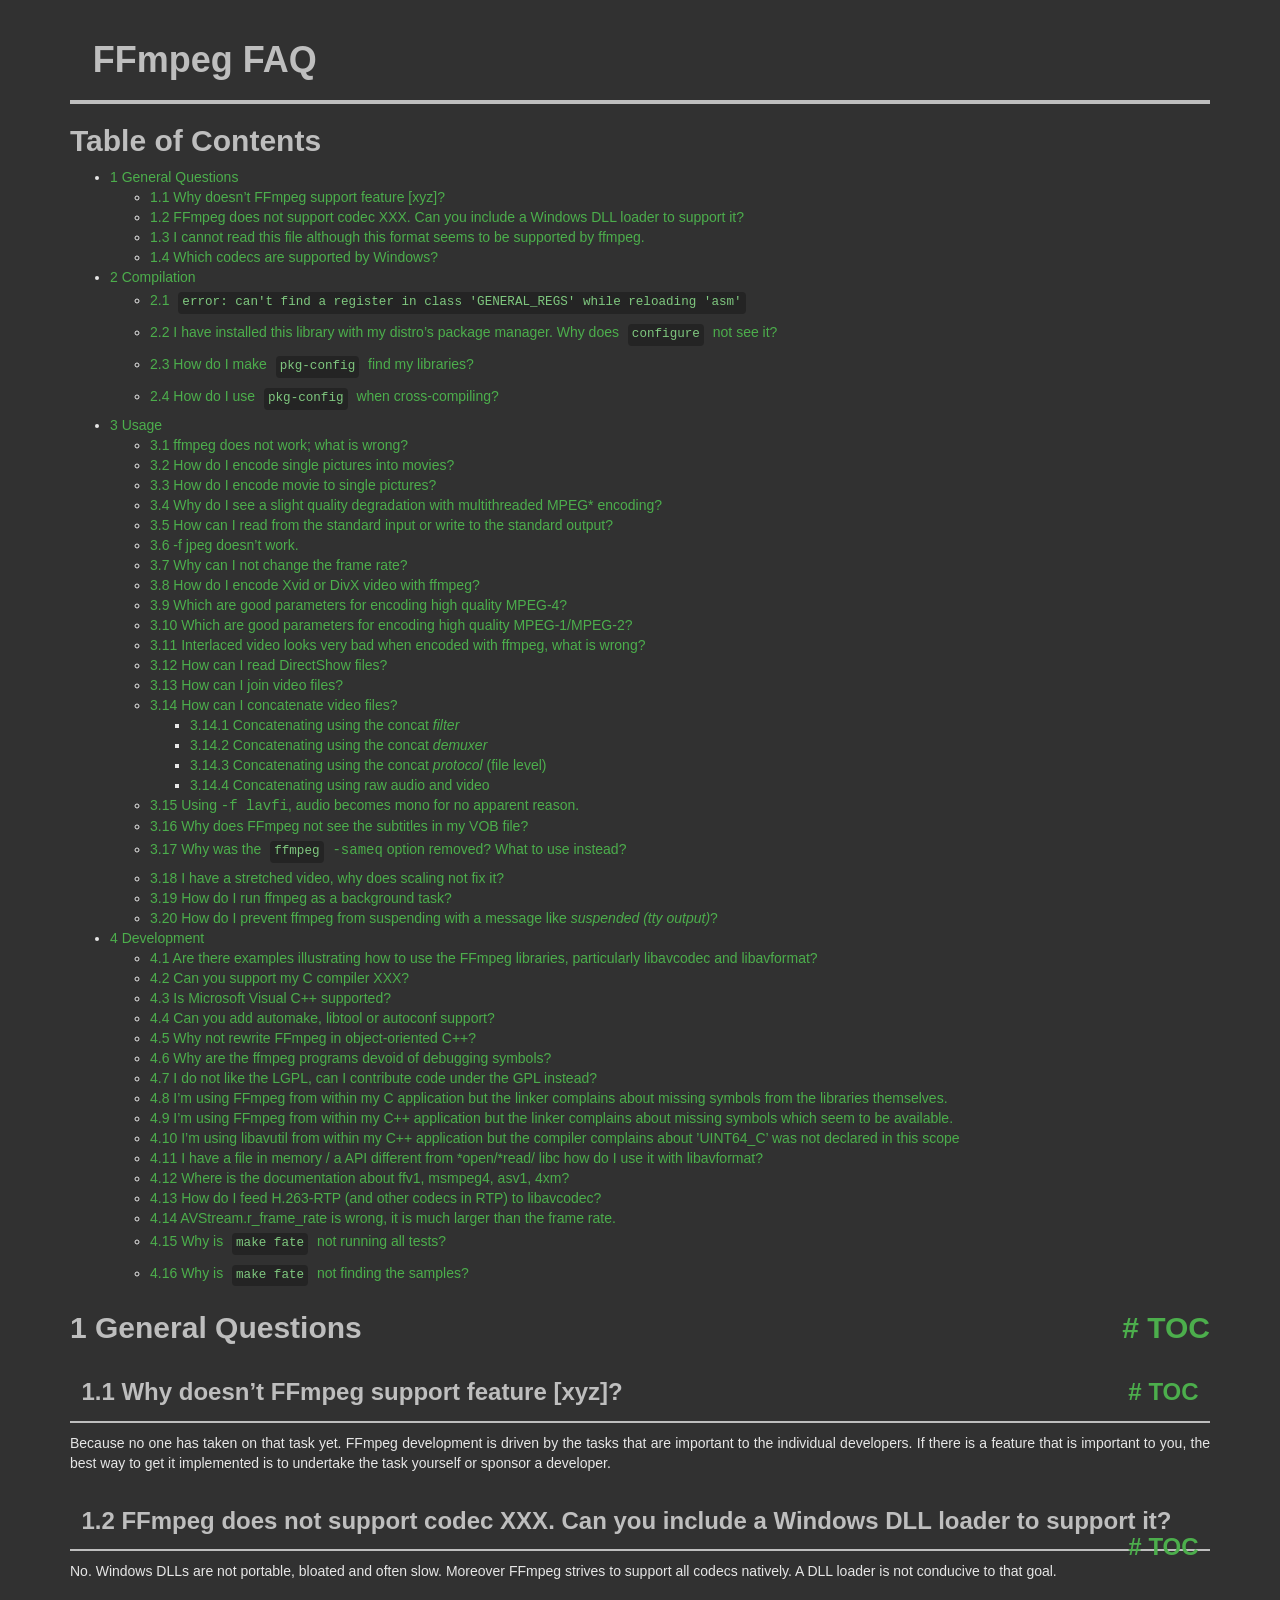
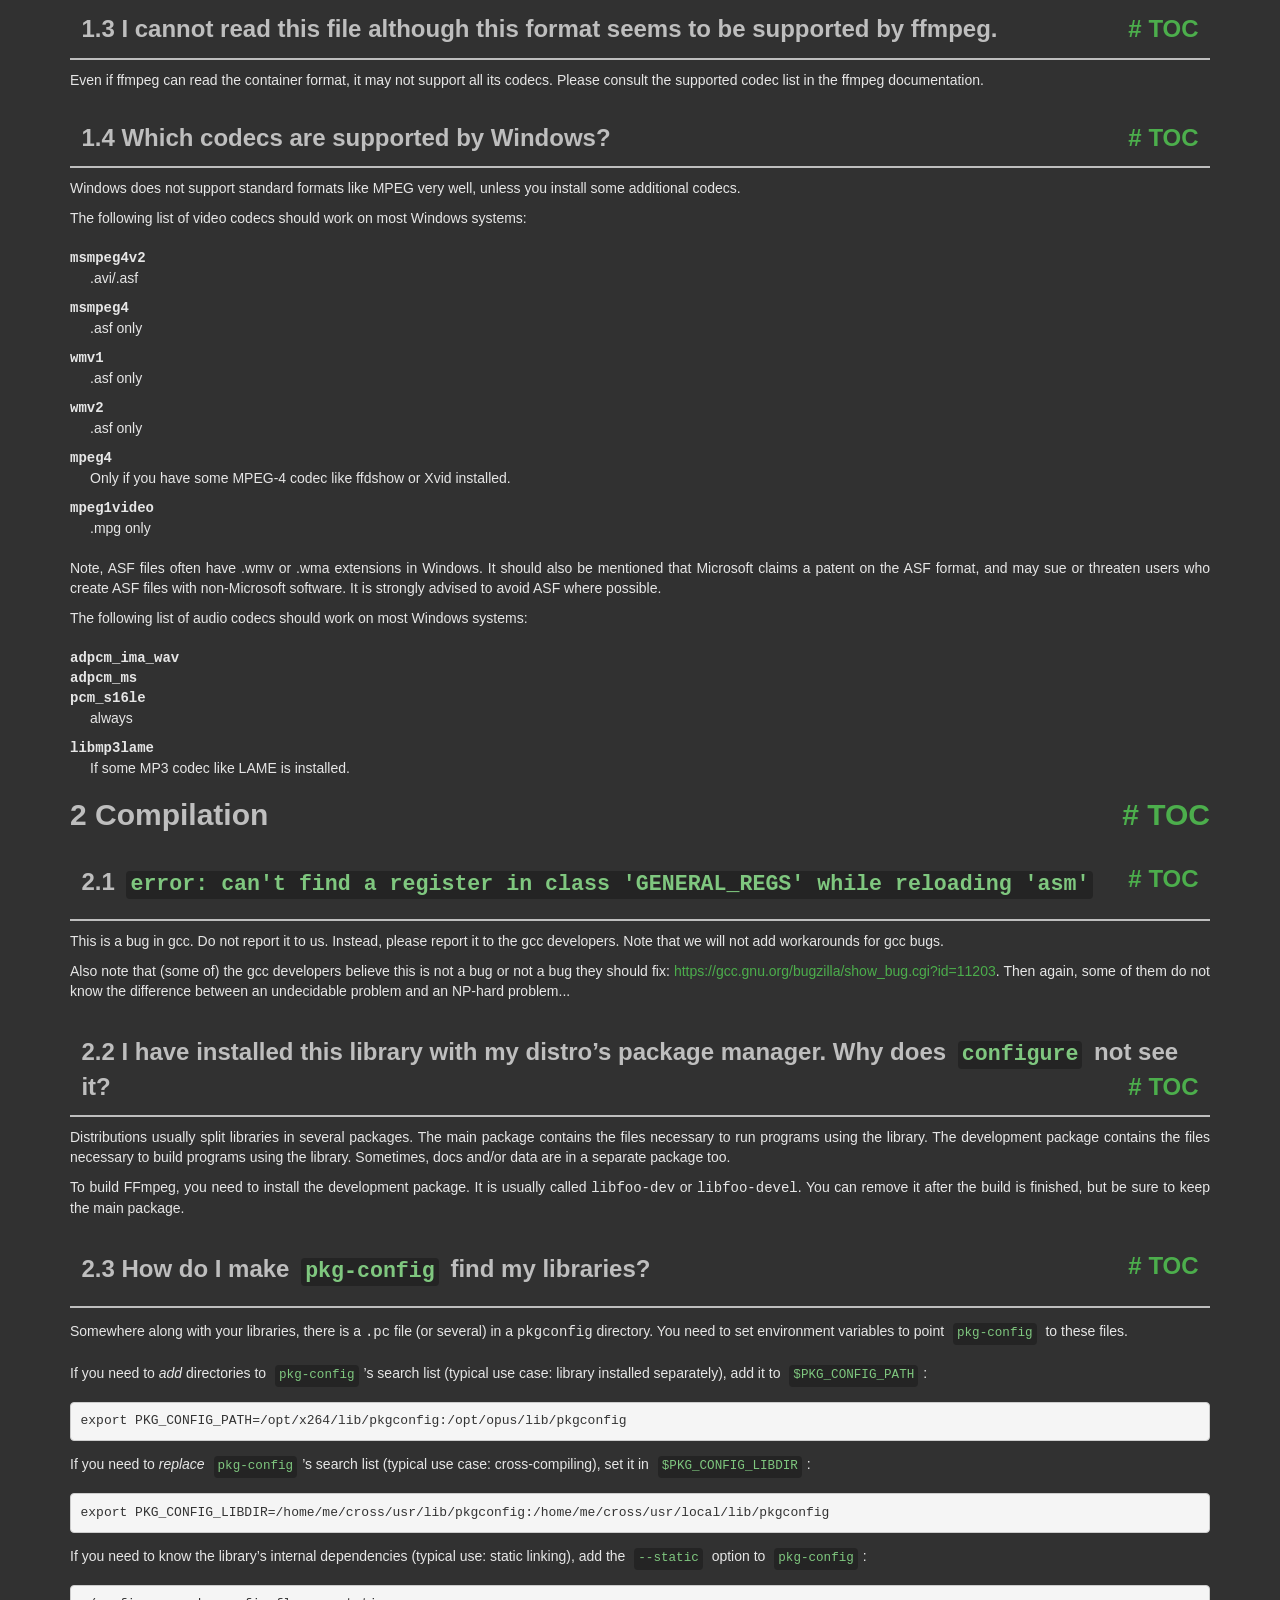
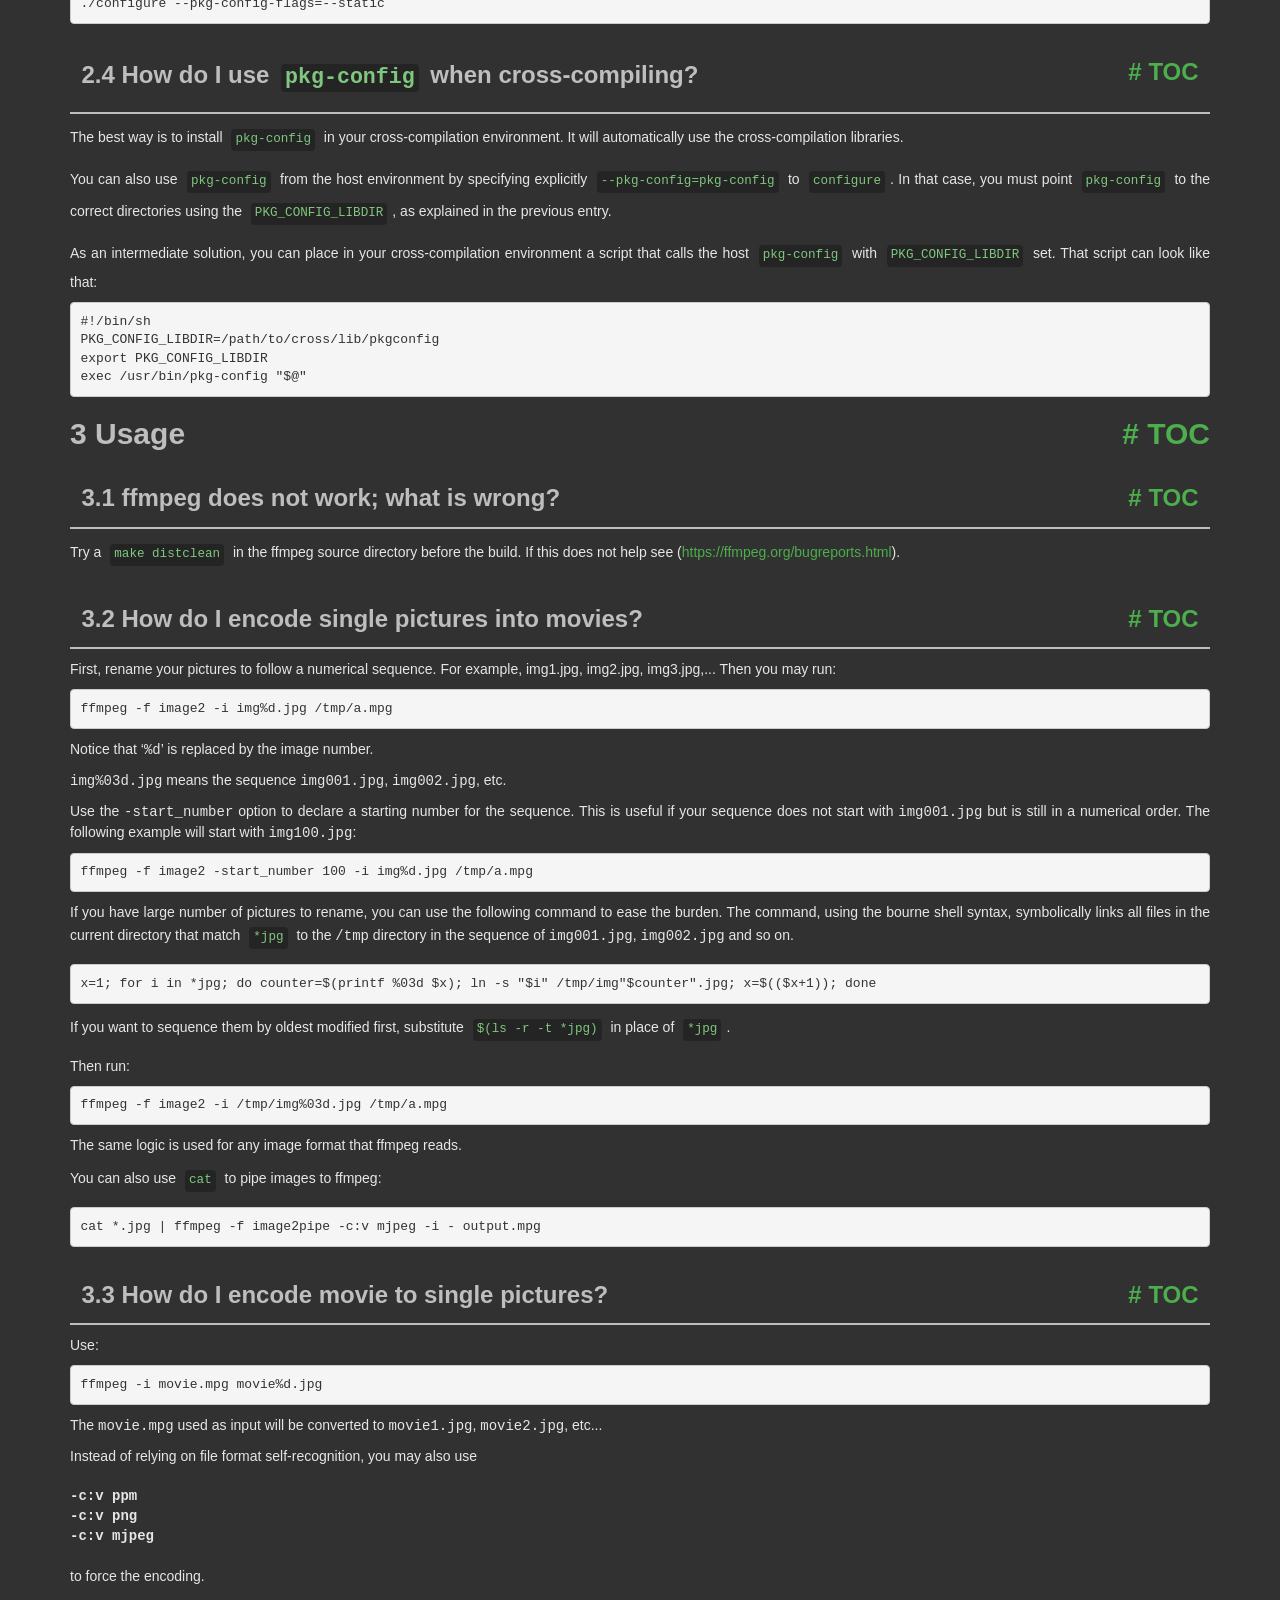
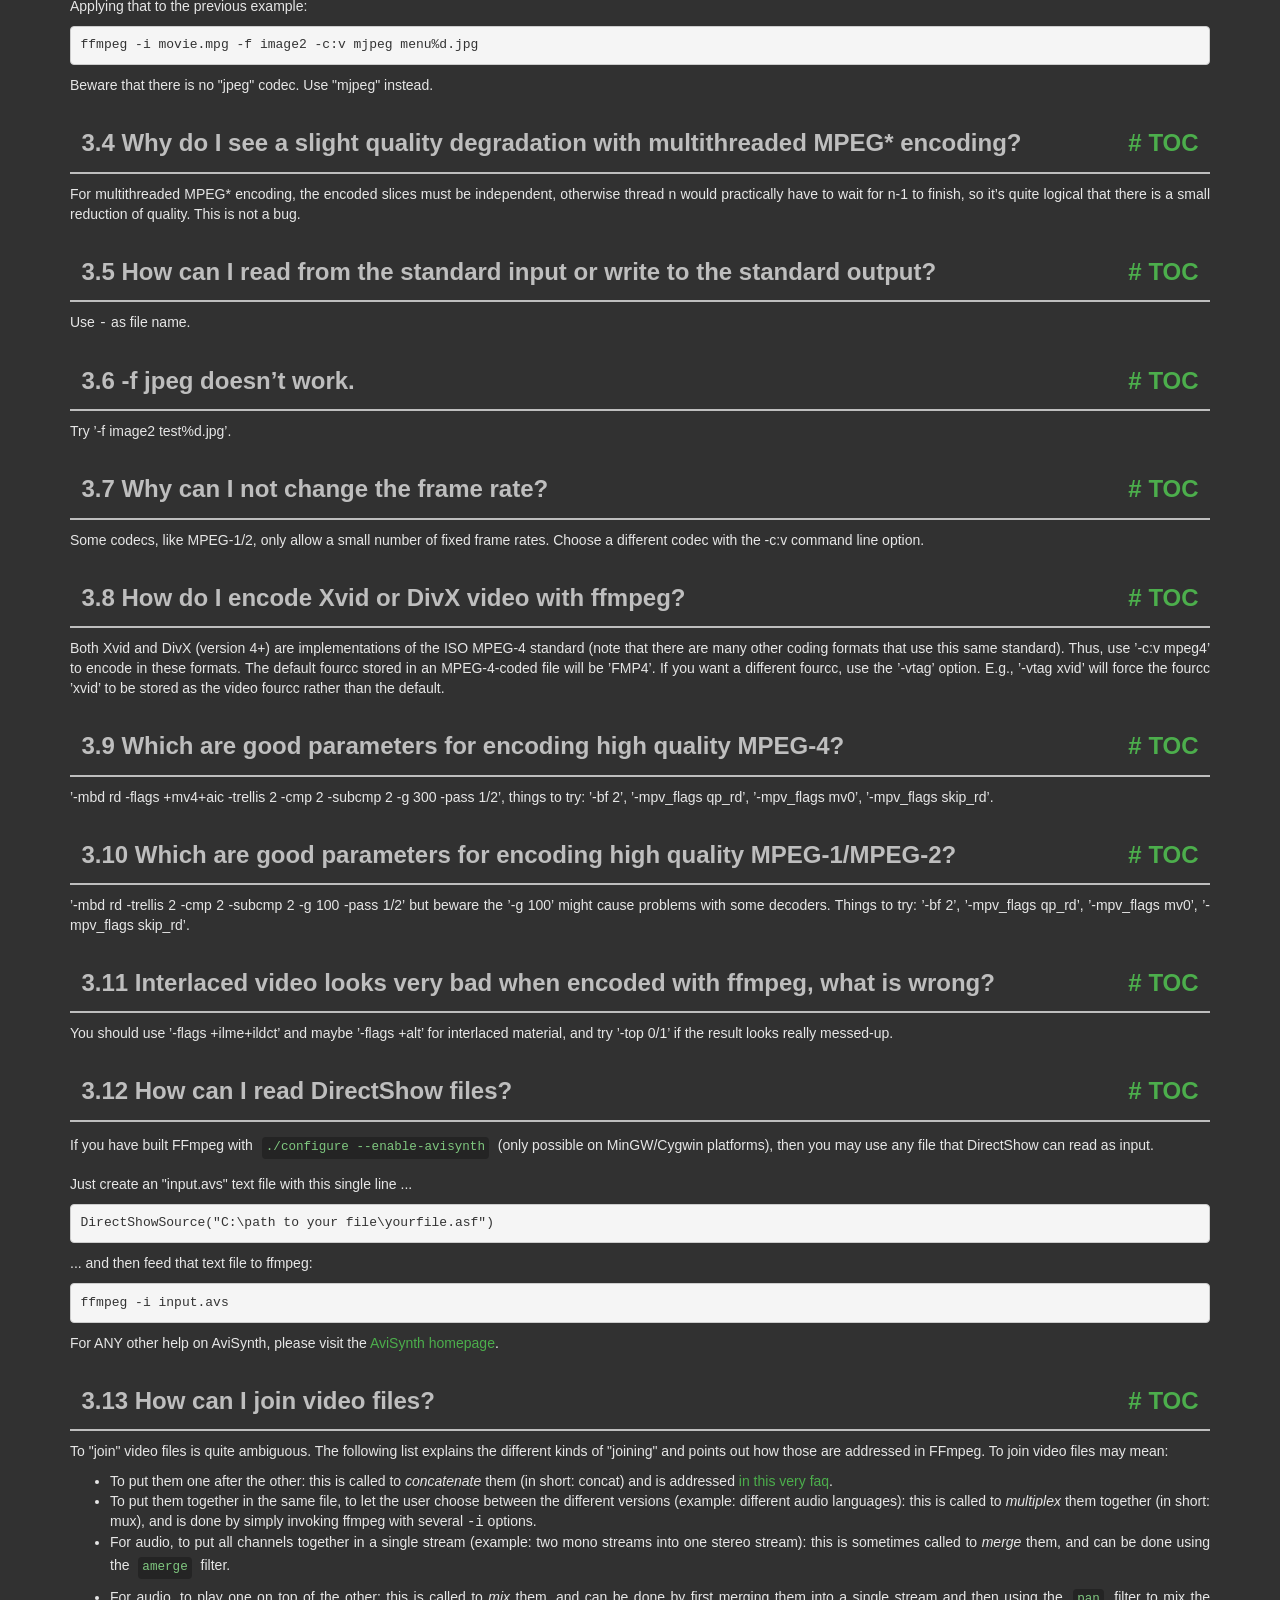
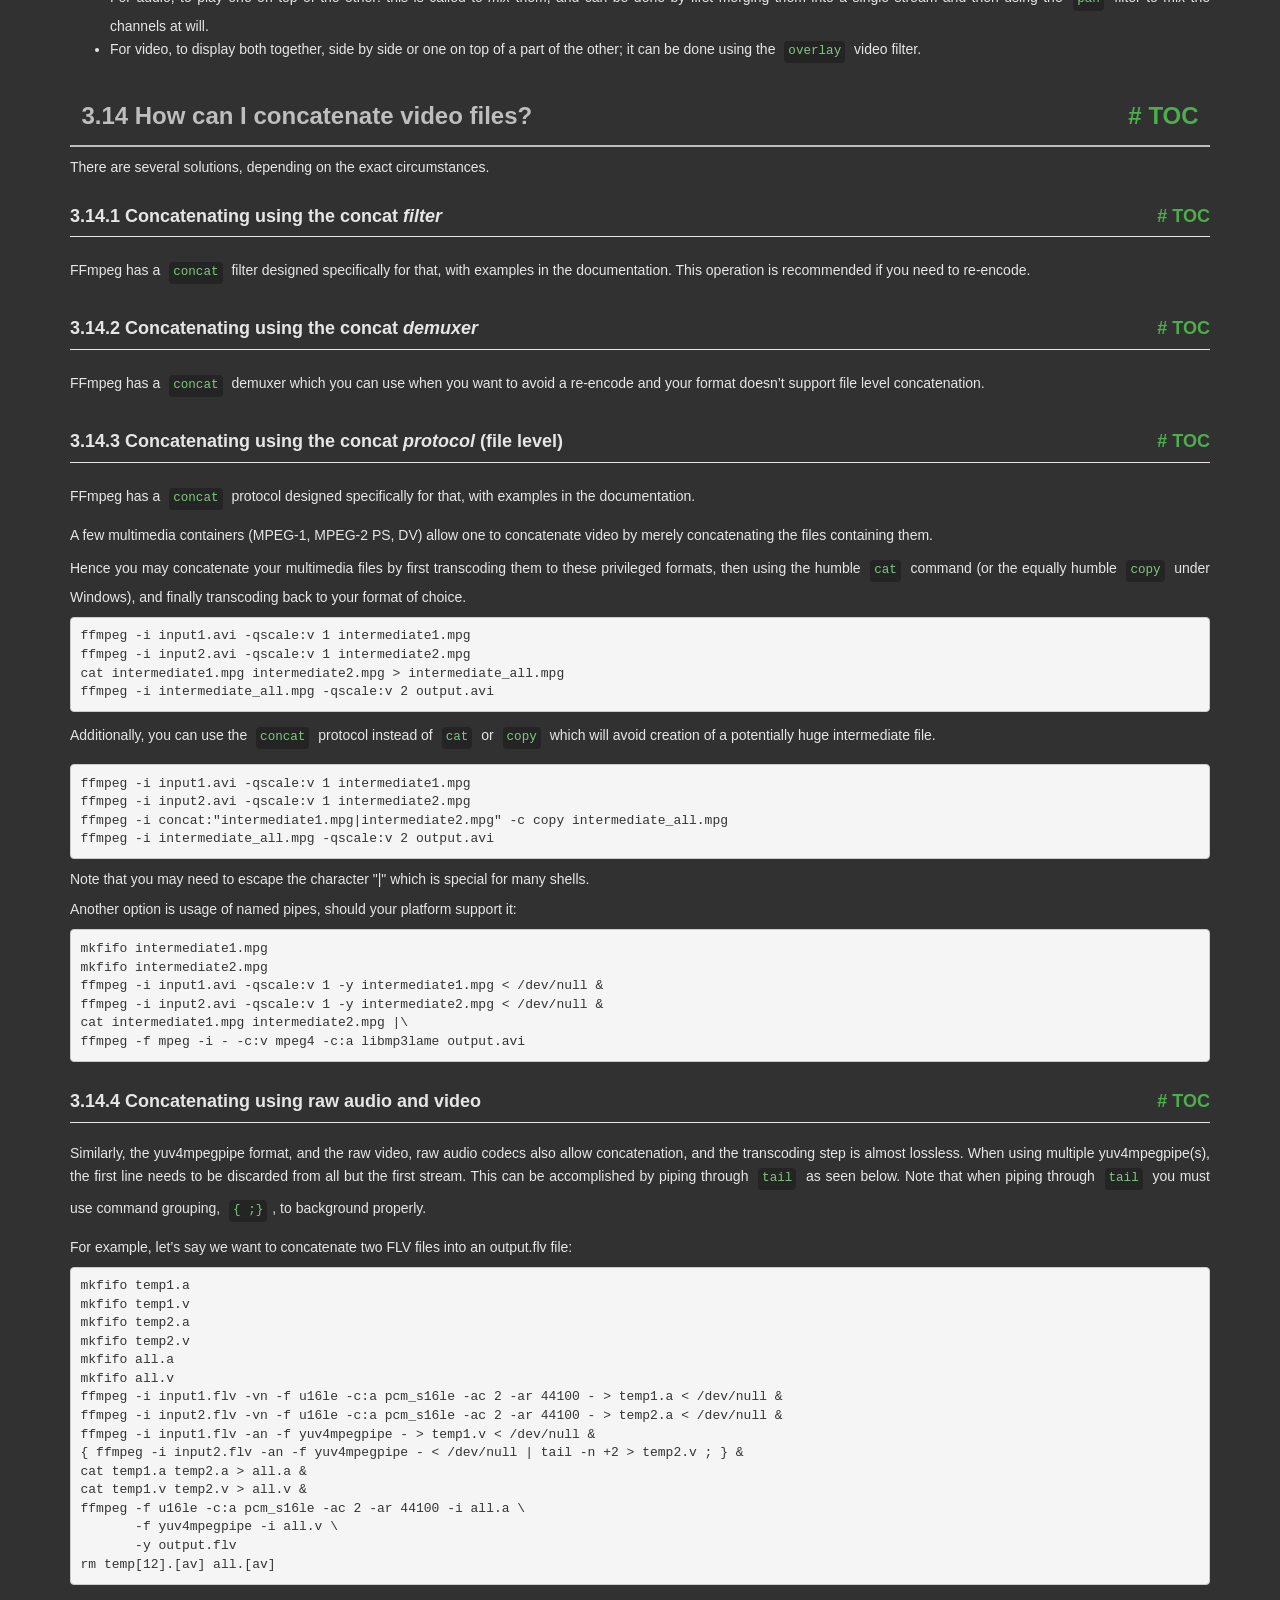
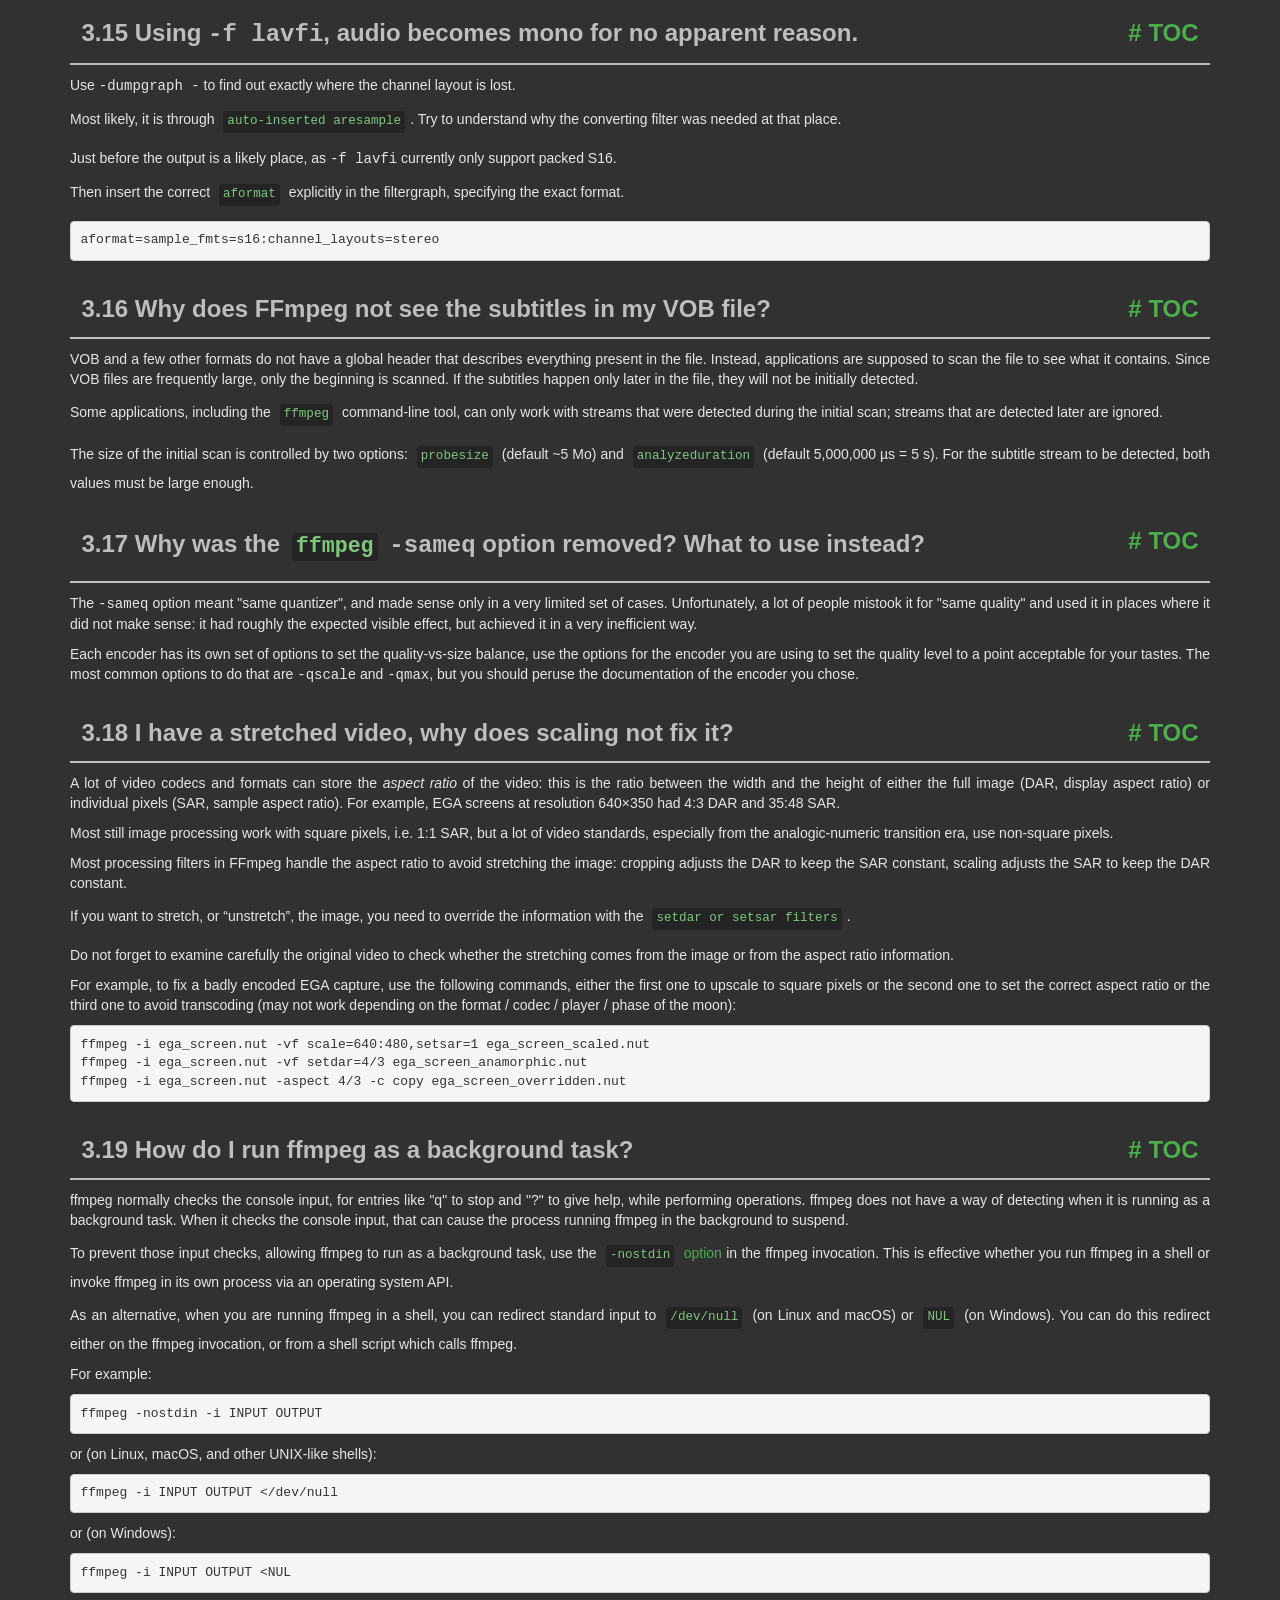
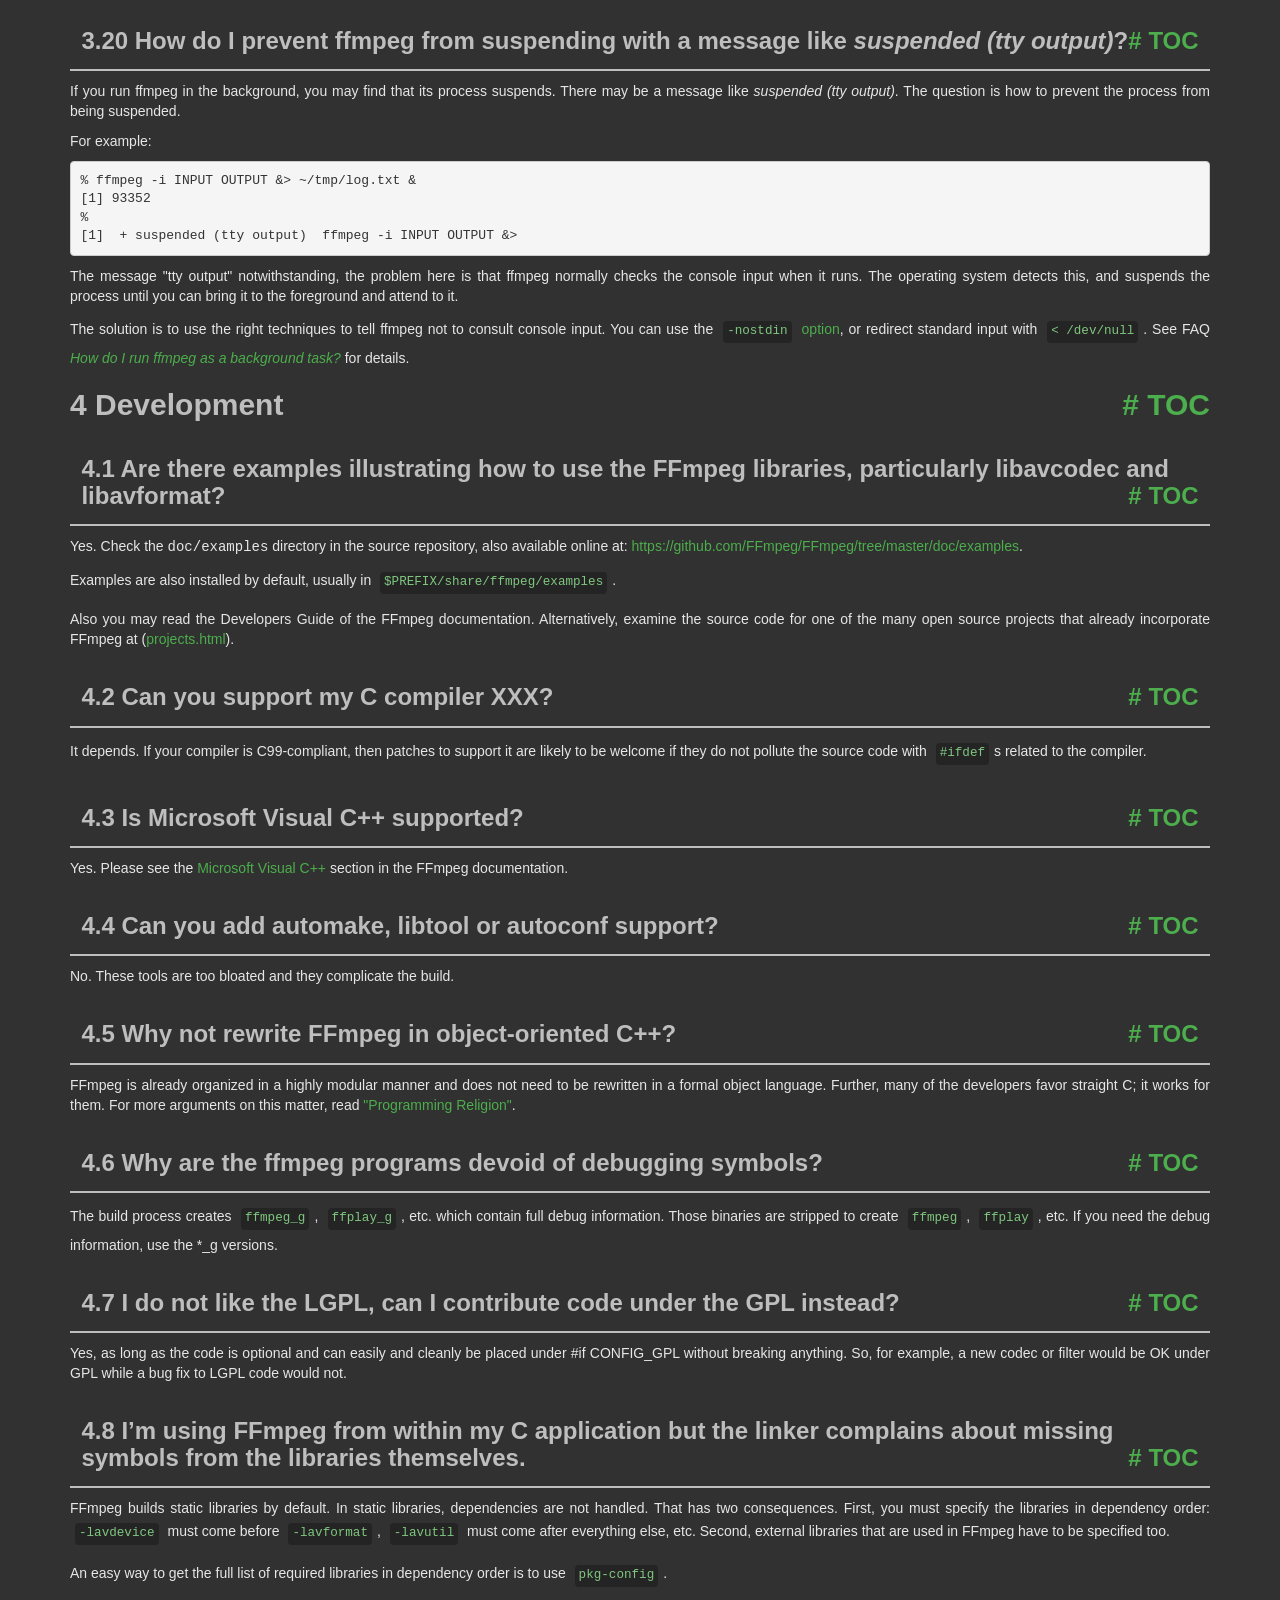
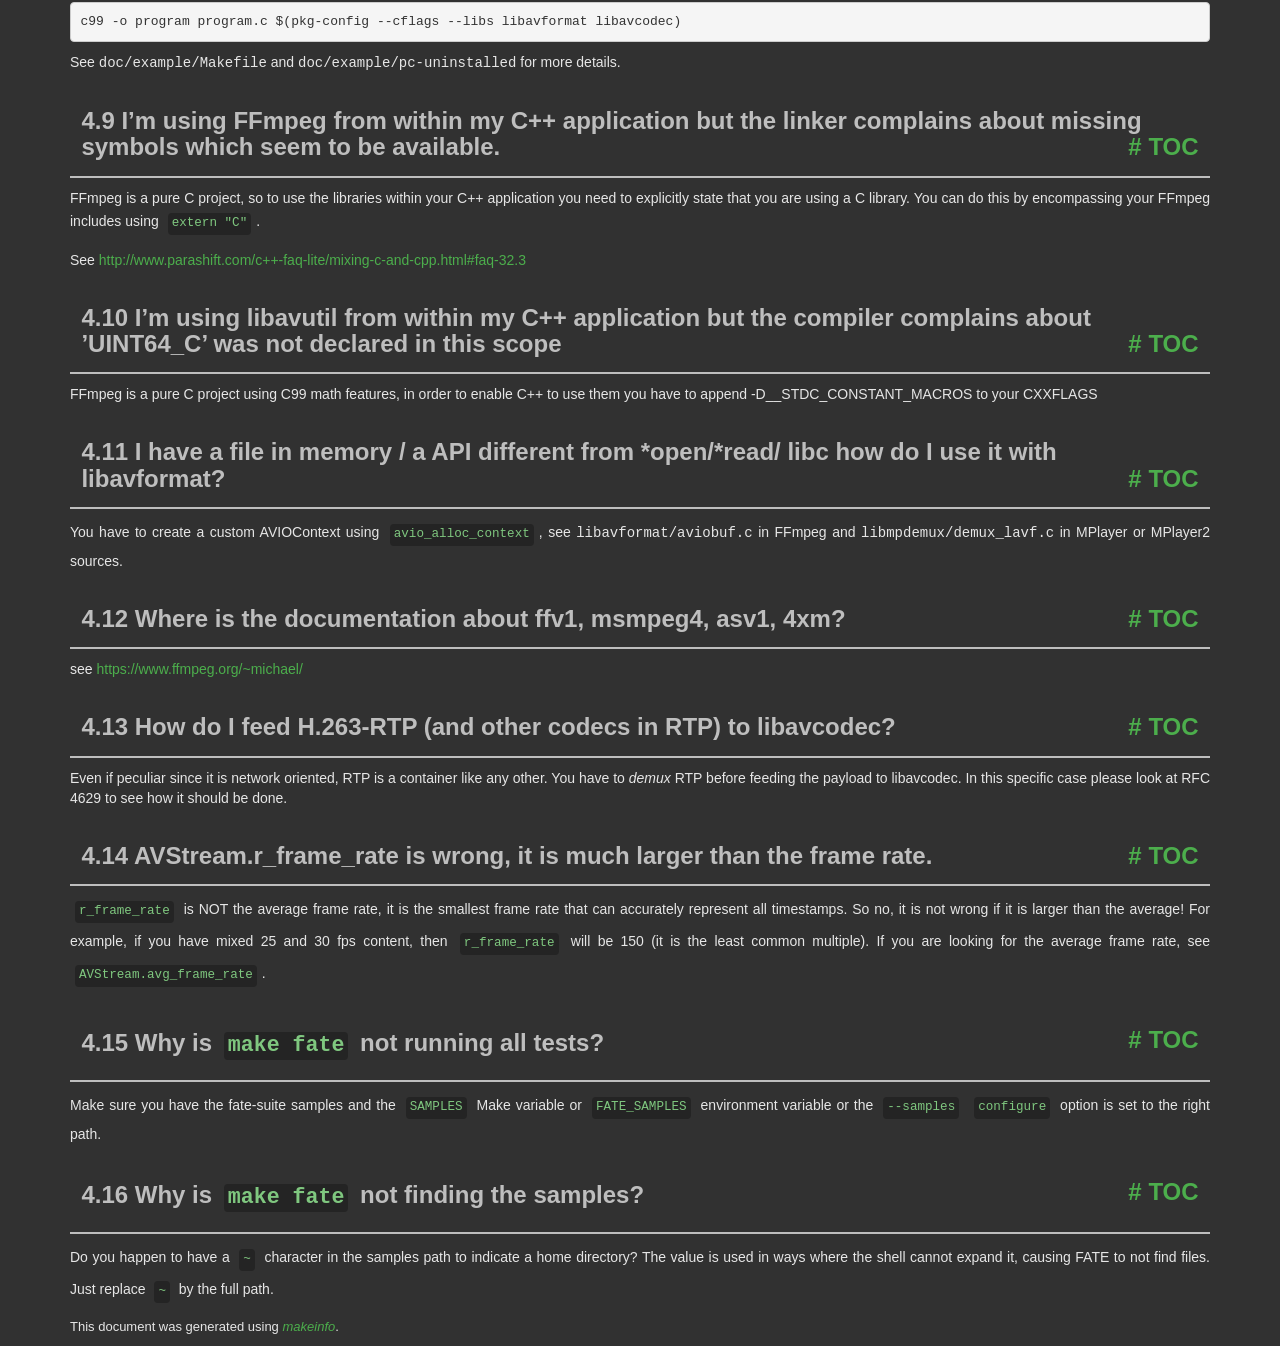
<file: ffmpeg/ffmpeg/doc/faq.html>
<!DOCTYPE html PUBLIC "-//W3C//DTD HTML 4.01 Transitional//EN" "http://www.w3.org/TR/html4/loose.dtd">
<html>
<!-- Created by GNU Texinfo 7.2, https://www.gnu.org/software/texinfo/ -->
  <head>
    <meta charset="utf-8">
    <title>
      FFmpeg FAQ
    </title>
    <meta name="viewport" content="width=device-width,initial-scale=1.0">
    <link rel="stylesheet" type="text/css" href="bootstrap.min.css">
    <link rel="stylesheet" type="text/css" href="style.min.css">
  </head>
  <body>
    <div class="container">
      <h1>
      FFmpeg FAQ
      </h1>


<a name="SEC_Top"></a>

<div class="region-contents" id="SEC_Contents">
<h2 class="contents-heading">Table of Contents</h2>

<div class="contents">

<ul class="toc-numbered-mark">
  <li><a id="toc-General-Questions" href="#General-Questions">1 General Questions</a>
  <ul class="toc-numbered-mark">
    <li><a id="toc-Why-doesn_0027t-FFmpeg-support-feature-_005bxyz_005d_003f" href="#Why-doesn_0027t-FFmpeg-support-feature-_005bxyz_005d_003f">1.1 Why doesn&rsquo;t FFmpeg support feature [xyz]?</a></li>
    <li><a id="toc-FFmpeg-does-not-support-codec-XXX_002e-Can-you-include-a-Windows-DLL-loader-to-support-it_003f" href="#FFmpeg-does-not-support-codec-XXX_002e-Can-you-include-a-Windows-DLL-loader-to-support-it_003f">1.2 FFmpeg does not support codec XXX. Can you include a Windows DLL loader to support it?</a></li>
    <li><a id="toc-I-cannot-read-this-file-although-this-format-seems-to-be-supported-by-ffmpeg_002e" href="#I-cannot-read-this-file-although-this-format-seems-to-be-supported-by-ffmpeg_002e">1.3 I cannot read this file although this format seems to be supported by ffmpeg.</a></li>
    <li><a id="toc-Which-codecs-are-supported-by-Windows_003f" href="#Which-codecs-are-supported-by-Windows_003f">1.4 Which codecs are supported by Windows?</a></li>
  </ul></li>
  <li><a id="toc-Compilation" href="#Compilation">2 Compilation</a>
  <ul class="toc-numbered-mark">
    <li><a id="toc-error_003a-can_0027t-find-a-register-in-class-_0027GENERAL_005fREGS_0027-while-reloading-_0027asm_0027" href="#error_003a-can_0027t-find-a-register-in-class-_0027GENERAL_005fREGS_0027-while-reloading-_0027asm_0027">2.1 <code class="code">error: can't find a register in class 'GENERAL_REGS' while reloading 'asm'</code></a></li>
    <li><a id="toc-I-have-installed-this-library-with-my-distro_0027s-package-manager_002e-Why-does-configure-not-see-it_003f" href="#I-have-installed-this-library-with-my-distro_0027s-package-manager_002e-Why-does-configure-not-see-it_003f">2.2 I have installed this library with my distro&rsquo;s package manager. Why does <code class="command">configure</code> not see it?</a></li>
    <li><a id="toc-How-do-I-make-pkg_002dconfig-find-my-libraries_003f" href="#How-do-I-make-pkg_002dconfig-find-my-libraries_003f">2.3 How do I make <code class="command">pkg-config</code> find my libraries?</a></li>
    <li><a id="toc-How-do-I-use-pkg_002dconfig-when-cross_002dcompiling_003f" href="#How-do-I-use-pkg_002dconfig-when-cross_002dcompiling_003f">2.4 How do I use <code class="command">pkg-config</code> when cross-compiling?</a></li>
  </ul></li>
  <li><a id="toc-Usage" href="#Usage">3 Usage</a>
  <ul class="toc-numbered-mark">
    <li><a id="toc-ffmpeg-does-not-work_003b-what-is-wrong_003f" href="#ffmpeg-does-not-work_003b-what-is-wrong_003f">3.1 ffmpeg does not work; what is wrong?</a></li>
    <li><a id="toc-How-do-I-encode-single-pictures-into-movies_003f" href="#How-do-I-encode-single-pictures-into-movies_003f">3.2 How do I encode single pictures into movies?</a></li>
    <li><a id="toc-How-do-I-encode-movie-to-single-pictures_003f" href="#How-do-I-encode-movie-to-single-pictures_003f">3.3 How do I encode movie to single pictures?</a></li>
    <li><a id="toc-Why-do-I-see-a-slight-quality-degradation-with-multithreaded-MPEG_002a-encoding_003f" href="#Why-do-I-see-a-slight-quality-degradation-with-multithreaded-MPEG_002a-encoding_003f">3.4 Why do I see a slight quality degradation with multithreaded MPEG* encoding?</a></li>
    <li><a id="toc-How-can-I-read-from-the-standard-input-or-write-to-the-standard-output_003f" href="#How-can-I-read-from-the-standard-input-or-write-to-the-standard-output_003f">3.5 How can I read from the standard input or write to the standard output?</a></li>
    <li><a id="toc-_002df-jpeg-doesn_0027t-work_002e" href="#g_t_002df-jpeg-doesn_0027t-work_002e">3.6 -f jpeg doesn&rsquo;t work.</a></li>
    <li><a id="toc-Why-can-I-not-change-the-frame-rate_003f" href="#Why-can-I-not-change-the-frame-rate_003f">3.7 Why can I not change the frame rate?</a></li>
    <li><a id="toc-How-do-I-encode-Xvid-or-DivX-video-with-ffmpeg_003f" href="#How-do-I-encode-Xvid-or-DivX-video-with-ffmpeg_003f">3.8 How do I encode Xvid or DivX video with ffmpeg?</a></li>
    <li><a id="toc-Which-are-good-parameters-for-encoding-high-quality-MPEG_002d4_003f" href="#Which-are-good-parameters-for-encoding-high-quality-MPEG_002d4_003f">3.9 Which are good parameters for encoding high quality MPEG-4?</a></li>
    <li><a id="toc-Which-are-good-parameters-for-encoding-high-quality-MPEG_002d1_002fMPEG_002d2_003f" href="#Which-are-good-parameters-for-encoding-high-quality-MPEG_002d1_002fMPEG_002d2_003f">3.10 Which are good parameters for encoding high quality MPEG-1/MPEG-2?</a></li>
    <li><a id="toc-Interlaced-video-looks-very-bad-when-encoded-with-ffmpeg_002c-what-is-wrong_003f" href="#Interlaced-video-looks-very-bad-when-encoded-with-ffmpeg_002c-what-is-wrong_003f">3.11 Interlaced video looks very bad when encoded with ffmpeg, what is wrong?</a></li>
    <li><a id="toc-How-can-I-read-DirectShow-files_003f" href="#How-can-I-read-DirectShow-files_003f">3.12 How can I read DirectShow files?</a></li>
    <li><a id="toc-How-can-I-join-video-files_003f" href="#How-can-I-join-video-files_003f">3.13 How can I join video files?</a></li>
    <li><a id="toc-How-can-I-concatenate-video-files_003f" href="#How-can-I-concatenate-video-files_003f">3.14 How can I concatenate video files?</a>
    <ul class="toc-numbered-mark">
      <li><a id="toc-Concatenating-using-the-concat-filter" href="#Concatenating-using-the-concat-filter">3.14.1 Concatenating using the concat <em class="emph">filter</em></a></li>
      <li><a id="toc-Concatenating-using-the-concat-demuxer" href="#Concatenating-using-the-concat-demuxer">3.14.2 Concatenating using the concat <em class="emph">demuxer</em></a></li>
      <li><a id="toc-Concatenating-using-the-concat-protocol-_0028file-level_0029" href="#Concatenating-using-the-concat-protocol-_0028file-level_0029">3.14.3 Concatenating using the concat <em class="emph">protocol</em> (file level)</a></li>
      <li><a id="toc-Concatenating-using-raw-audio-and-video" href="#Concatenating-using-raw-audio-and-video">3.14.4 Concatenating using raw audio and video</a></li>
    </ul></li>
    <li><a id="toc-Using-_002df-lavfi_002c-audio-becomes-mono-for-no-apparent-reason_002e" href="#Using-_002df-lavfi_002c-audio-becomes-mono-for-no-apparent-reason_002e">3.15 Using <samp class="option">-f lavfi</samp>, audio becomes mono for no apparent reason.</a></li>
    <li><a id="toc-Why-does-FFmpeg-not-see-the-subtitles-in-my-VOB-file_003f" href="#Why-does-FFmpeg-not-see-the-subtitles-in-my-VOB-file_003f">3.16 Why does FFmpeg not see the subtitles in my VOB file?</a></li>
    <li><a id="toc-Why-was-the-ffmpeg-_002dsameq-option-removed_003f-What-to-use-instead_003f" href="#Why-was-the-ffmpeg-_002dsameq-option-removed_003f-What-to-use-instead_003f">3.17 Why was the <code class="command">ffmpeg</code> <samp class="option">-sameq</samp> option removed? What to use instead?</a></li>
    <li><a id="toc-I-have-a-stretched-video_002c-why-does-scaling-not-fix-it_003f" href="#I-have-a-stretched-video_002c-why-does-scaling-not-fix-it_003f">3.18 I have a stretched video, why does scaling not fix it?</a></li>
    <li><a id="toc-How-do-I-run-ffmpeg-as-a-background-task_003f" href="#How-do-I-run-ffmpeg-as-a-background-task_003f">3.19 How do I run ffmpeg as a background task?</a></li>
    <li><a id="toc-How-do-I-prevent-ffmpeg-from-suspending-with-a-message-like-suspended-_0028tty-output_0029_003f" href="#How-do-I-prevent-ffmpeg-from-suspending-with-a-message-like-suspended-_0028tty-output_0029_003f">3.20 How do I prevent ffmpeg from suspending with a message like <em class="emph">suspended (tty output)</em>?</a></li>
  </ul></li>
  <li><a id="toc-Development" href="#Development">4 Development</a>
  <ul class="toc-numbered-mark">
    <li><a id="toc-Are-there-examples-illustrating-how-to-use-the-FFmpeg-libraries_002c-particularly-libavcodec-and-libavformat_003f" href="#Are-there-examples-illustrating-how-to-use-the-FFmpeg-libraries_002c-particularly-libavcodec-and-libavformat_003f">4.1 Are there examples illustrating how to use the FFmpeg libraries, particularly libavcodec and libavformat?</a></li>
    <li><a id="toc-Can-you-support-my-C-compiler-XXX_003f" href="#Can-you-support-my-C-compiler-XXX_003f">4.2 Can you support my C compiler XXX?</a></li>
    <li><a id="toc-Is-Microsoft-Visual-C_002b_002b-supported_003f" href="#Is-Microsoft-Visual-C_002b_002b-supported_003f">4.3 Is Microsoft Visual C++ supported?</a></li>
    <li><a id="toc-Can-you-add-automake_002c-libtool-or-autoconf-support_003f" href="#Can-you-add-automake_002c-libtool-or-autoconf-support_003f">4.4 Can you add automake, libtool or autoconf support?</a></li>
    <li><a id="toc-Why-not-rewrite-FFmpeg-in-object_002doriented-C_002b_002b_003f" href="#Why-not-rewrite-FFmpeg-in-object_002doriented-C_002b_002b_003f">4.5 Why not rewrite FFmpeg in object-oriented C++?</a></li>
    <li><a id="toc-Why-are-the-ffmpeg-programs-devoid-of-debugging-symbols_003f" href="#Why-are-the-ffmpeg-programs-devoid-of-debugging-symbols_003f">4.6 Why are the ffmpeg programs devoid of debugging symbols?</a></li>
    <li><a id="toc-I-do-not-like-the-LGPL_002c-can-I-contribute-code-under-the-GPL-instead_003f" href="#I-do-not-like-the-LGPL_002c-can-I-contribute-code-under-the-GPL-instead_003f">4.7 I do not like the LGPL, can I contribute code under the GPL instead?</a></li>
    <li><a id="toc-I_0027m-using-FFmpeg-from-within-my-C-application-but-the-linker-complains-about-missing-symbols-from-the-libraries-themselves_002e" href="#I_0027m-using-FFmpeg-from-within-my-C-application-but-the-linker-complains-about-missing-symbols-from-the-libraries-themselves_002e">4.8 I&rsquo;m using FFmpeg from within my C application but the linker complains about missing symbols from the libraries themselves.</a></li>
    <li><a id="toc-I_0027m-using-FFmpeg-from-within-my-C_002b_002b-application-but-the-linker-complains-about-missing-symbols-which-seem-to-be-available_002e" href="#I_0027m-using-FFmpeg-from-within-my-C_002b_002b-application-but-the-linker-complains-about-missing-symbols-which-seem-to-be-available_002e">4.9 I&rsquo;m using FFmpeg from within my C++ application but the linker complains about missing symbols which seem to be available.</a></li>
    <li><a id="toc-I_0027m-using-libavutil-from-within-my-C_002b_002b-application-but-the-compiler-complains-about-_0027UINT64_005fC_0027-was-not-declared-in-this-scope" href="#I_0027m-using-libavutil-from-within-my-C_002b_002b-application-but-the-compiler-complains-about-_0027UINT64_005fC_0027-was-not-declared-in-this-scope">4.10 I&rsquo;m using libavutil from within my C++ application but the compiler complains about &rsquo;UINT64_C&rsquo; was not declared in this scope</a></li>
    <li><a id="toc-I-have-a-file-in-memory-_002f-a-API-different-from-_002aopen_002f_002aread_002f-libc-how-do-I-use-it-with-libavformat_003f" href="#I-have-a-file-in-memory-_002f-a-API-different-from-_002aopen_002f_002aread_002f-libc-how-do-I-use-it-with-libavformat_003f">4.11 I have a file in memory / a API different from *open/*read/ libc how do I use it with libavformat?</a></li>
    <li><a id="toc-Where-is-the-documentation-about-ffv1_002c-msmpeg4_002c-asv1_002c-4xm_003f" href="#Where-is-the-documentation-about-ffv1_002c-msmpeg4_002c-asv1_002c-4xm_003f">4.12 Where is the documentation about ffv1, msmpeg4, asv1, 4xm?</a></li>
    <li><a id="toc-How-do-I-feed-H_002e263_002dRTP-_0028and-other-codecs-in-RTP_0029-to-libavcodec_003f" href="#How-do-I-feed-H_002e263_002dRTP-_0028and-other-codecs-in-RTP_0029-to-libavcodec_003f">4.13 How do I feed H.263-RTP (and other codecs in RTP) to libavcodec?</a></li>
    <li><a id="toc-AVStream_002er_005fframe_005frate-is-wrong_002c-it-is-much-larger-than-the-frame-rate_002e" href="#AVStream_002er_005fframe_005frate-is-wrong_002c-it-is-much-larger-than-the-frame-rate_002e">4.14 AVStream.r_frame_rate is wrong, it is much larger than the frame rate.</a></li>
    <li><a id="toc-Why-is-make-fate-not-running-all-tests_003f" href="#Why-is-make-fate-not-running-all-tests_003f">4.15 Why is <code class="code">make fate</code> not running all tests?</a></li>
    <li><a id="toc-Why-is-make-fate-not-finding-the-samples_003f" href="#Why-is-make-fate-not-finding-the-samples_003f">4.16 Why is <code class="code">make fate</code> not finding the samples?</a></li>
  </ul></li>
</ul>
</div>
</div>

<a name="General-Questions"></a>
<h2 class="chapter">1 General Questions<span class="pull-right"><a class="anchor hidden-xs" href="#General-Questions" aria-hidden="true">#</a> <a class="anchor hidden-xs"href="#toc-General-Questions" aria-hidden="true">TOC</a></span></h2>

<a name="Why-doesn_0027t-FFmpeg-support-feature-_005bxyz_005d_003f"></a>
<h3 class="section">1.1 Why doesn&rsquo;t FFmpeg support feature [xyz]?<span class="pull-right"><a class="anchor hidden-xs" href="#Why-doesn_0027t-FFmpeg-support-feature-_005bxyz_005d_003f" aria-hidden="true">#</a> <a class="anchor hidden-xs"href="#toc-Why-doesn_0027t-FFmpeg-support-feature-_005bxyz_005d_003f" aria-hidden="true">TOC</a></span></h3>

<p>Because no one has taken on that task yet. FFmpeg development is
driven by the tasks that are important to the individual developers.
If there is a feature that is important to you, the best way to get
it implemented is to undertake the task yourself or sponsor a developer.
</p>
<a name="FFmpeg-does-not-support-codec-XXX_002e-Can-you-include-a-Windows-DLL-loader-to-support-it_003f"></a>
<h3 class="section">1.2 FFmpeg does not support codec XXX. Can you include a Windows DLL loader to support it?<span class="pull-right"><a class="anchor hidden-xs" href="#FFmpeg-does-not-support-codec-XXX_002e-Can-you-include-a-Windows-DLL-loader-to-support-it_003f" aria-hidden="true">#</a> <a class="anchor hidden-xs"href="#toc-FFmpeg-does-not-support-codec-XXX_002e-Can-you-include-a-Windows-DLL-loader-to-support-it_003f" aria-hidden="true">TOC</a></span></h3>

<p>No. Windows DLLs are not portable, bloated and often slow.
Moreover FFmpeg strives to support all codecs natively.
A DLL loader is not conducive to that goal.
</p>
<a name="I-cannot-read-this-file-although-this-format-seems-to-be-supported-by-ffmpeg_002e"></a>
<h3 class="section">1.3 I cannot read this file although this format seems to be supported by ffmpeg.<span class="pull-right"><a class="anchor hidden-xs" href="#I-cannot-read-this-file-although-this-format-seems-to-be-supported-by-ffmpeg_002e" aria-hidden="true">#</a> <a class="anchor hidden-xs"href="#toc-I-cannot-read-this-file-although-this-format-seems-to-be-supported-by-ffmpeg_002e" aria-hidden="true">TOC</a></span></h3>

<p>Even if ffmpeg can read the container format, it may not support all its
codecs. Please consult the supported codec list in the ffmpeg
documentation.
</p>
<a name="Which-codecs-are-supported-by-Windows_003f"></a>
<h3 class="section">1.4 Which codecs are supported by Windows?<span class="pull-right"><a class="anchor hidden-xs" href="#Which-codecs-are-supported-by-Windows_003f" aria-hidden="true">#</a> <a class="anchor hidden-xs"href="#toc-Which-codecs-are-supported-by-Windows_003f" aria-hidden="true">TOC</a></span></h3>

<p>Windows does not support standard formats like MPEG very well, unless you
install some additional codecs.
</p>
<p>The following list of video codecs should work on most Windows systems:
</p><dl class="table">
<dt><samp class="option">msmpeg4v2</samp></dt>
<dd><p>.avi/.asf
</p></dd>
<dt><samp class="option">msmpeg4</samp></dt>
<dd><p>.asf only
</p></dd>
<dt><samp class="option">wmv1</samp></dt>
<dd><p>.asf only
</p></dd>
<dt><samp class="option">wmv2</samp></dt>
<dd><p>.asf only
</p></dd>
<dt><samp class="option">mpeg4</samp></dt>
<dd><p>Only if you have some MPEG-4 codec like ffdshow or Xvid installed.
</p></dd>
<dt><samp class="option">mpeg1video</samp></dt>
<dd><p>.mpg only
</p></dd>
</dl>
<p>Note, ASF files often have .wmv or .wma extensions in Windows. It should also
be mentioned that Microsoft claims a patent on the ASF format, and may sue
or threaten users who create ASF files with non-Microsoft software. It is
strongly advised to avoid ASF where possible.
</p>
<p>The following list of audio codecs should work on most Windows systems:
</p><dl class="table">
<dt><samp class="option">adpcm_ima_wav</samp></dt>
<dt><samp class="option">adpcm_ms</samp></dt>
<dt><samp class="option">pcm_s16le</samp></dt>
<dd><p>always
</p></dd>
<dt><samp class="option">libmp3lame</samp></dt>
<dd><p>If some MP3 codec like LAME is installed.
</p></dd>
</dl>


<a name="Compilation"></a>
<h2 class="chapter">2 Compilation<span class="pull-right"><a class="anchor hidden-xs" href="#Compilation" aria-hidden="true">#</a> <a class="anchor hidden-xs"href="#toc-Compilation" aria-hidden="true">TOC</a></span></h2>

<a name="error_003a-can_0027t-find-a-register-in-class-_0027GENERAL_005fREGS_0027-while-reloading-_0027asm_0027"></a>
<h3 class="section">2.1 <code class="code">error: can't find a register in class 'GENERAL_REGS' while reloading 'asm'</code><span class="pull-right"><a class="anchor hidden-xs" href="#error_003a-can_0027t-find-a-register-in-class-_0027GENERAL_005fREGS_0027-while-reloading-_0027asm_0027" aria-hidden="true">#</a> <a class="anchor hidden-xs"href="#toc-error_003a-can_0027t-find-a-register-in-class-_0027GENERAL_005fREGS_0027-while-reloading-_0027asm_0027" aria-hidden="true">TOC</a></span></h3>

<p>This is a bug in gcc. Do not report it to us. Instead, please report it to
the gcc developers. Note that we will not add workarounds for gcc bugs.
</p>
<p>Also note that (some of) the gcc developers believe this is not a bug or
not a bug they should fix:
<a class="url" href="https://gcc.gnu.org/bugzilla/show_bug.cgi?id=11203">https://gcc.gnu.org/bugzilla/show_bug.cgi?id=11203</a>.
Then again, some of them do not know the difference between an undecidable
problem and an NP-hard problem...
</p>
<a name="I-have-installed-this-library-with-my-distro_0027s-package-manager_002e-Why-does-configure-not-see-it_003f"></a>
<h3 class="section">2.2 I have installed this library with my distro&rsquo;s package manager. Why does <code class="command">configure</code> not see it?<span class="pull-right"><a class="anchor hidden-xs" href="#I-have-installed-this-library-with-my-distro_0027s-package-manager_002e-Why-does-configure-not-see-it_003f" aria-hidden="true">#</a> <a class="anchor hidden-xs"href="#toc-I-have-installed-this-library-with-my-distro_0027s-package-manager_002e-Why-does-configure-not-see-it_003f" aria-hidden="true">TOC</a></span></h3>

<p>Distributions usually split libraries in several packages. The main package
contains the files necessary to run programs using the library. The
development package contains the files necessary to build programs using the
library. Sometimes, docs and/or data are in a separate package too.
</p>
<p>To build FFmpeg, you need to install the development package. It is usually
called <samp class="file">libfoo-dev</samp> or <samp class="file">libfoo-devel</samp>. You can remove it after the
build is finished, but be sure to keep the main package.
</p>
<a name="How-do-I-make-pkg_002dconfig-find-my-libraries_003f"></a>
<h3 class="section">2.3 How do I make <code class="command">pkg-config</code> find my libraries?<span class="pull-right"><a class="anchor hidden-xs" href="#How-do-I-make-pkg_002dconfig-find-my-libraries_003f" aria-hidden="true">#</a> <a class="anchor hidden-xs"href="#toc-How-do-I-make-pkg_002dconfig-find-my-libraries_003f" aria-hidden="true">TOC</a></span></h3>

<p>Somewhere along with your libraries, there is a <samp class="file">.pc</samp> file (or several)
in a <samp class="file">pkgconfig</samp> directory. You need to set environment variables to
point <code class="command">pkg-config</code> to these files.
</p>
<p>If you need to <em class="emph">add</em> directories to <code class="command">pkg-config</code>&rsquo;s search list
(typical use case: library installed separately), add it to
<code class="code">$PKG_CONFIG_PATH</code>:
</p>
<div class="example">
<pre class="example-preformatted">export PKG_CONFIG_PATH=/opt/x264/lib/pkgconfig:/opt/opus/lib/pkgconfig
</pre></div>

<p>If you need to <em class="emph">replace</em> <code class="command">pkg-config</code>&rsquo;s search list
(typical use case: cross-compiling), set it in
<code class="code">$PKG_CONFIG_LIBDIR</code>:
</p>
<div class="example">
<pre class="example-preformatted">export PKG_CONFIG_LIBDIR=/home/me/cross/usr/lib/pkgconfig:/home/me/cross/usr/local/lib/pkgconfig
</pre></div>

<p>If you need to know the library&rsquo;s internal dependencies (typical use: static
linking), add the <code class="code">--static</code> option to <code class="command">pkg-config</code>:
</p>
<div class="example">
<pre class="example-preformatted">./configure --pkg-config-flags=--static
</pre></div>

<a name="How-do-I-use-pkg_002dconfig-when-cross_002dcompiling_003f"></a>
<h3 class="section">2.4 How do I use <code class="command">pkg-config</code> when cross-compiling?<span class="pull-right"><a class="anchor hidden-xs" href="#How-do-I-use-pkg_002dconfig-when-cross_002dcompiling_003f" aria-hidden="true">#</a> <a class="anchor hidden-xs"href="#toc-How-do-I-use-pkg_002dconfig-when-cross_002dcompiling_003f" aria-hidden="true">TOC</a></span></h3>

<p>The best way is to install <code class="command">pkg-config</code> in your cross-compilation
environment. It will automatically use the cross-compilation libraries.
</p>
<p>You can also use <code class="command">pkg-config</code> from the host environment by
specifying explicitly <code class="code">--pkg-config=pkg-config</code> to <code class="command">configure</code>.
In that case, you must point <code class="command">pkg-config</code> to the correct directories
using the <code class="code">PKG_CONFIG_LIBDIR</code>, as explained in the previous entry.
</p>
<p>As an intermediate solution, you can place in your cross-compilation
environment a script that calls the host <code class="command">pkg-config</code> with
<code class="code">PKG_CONFIG_LIBDIR</code> set. That script can look like that:
</p>
<div class="example">
<pre class="example-preformatted">#!/bin/sh
PKG_CONFIG_LIBDIR=/path/to/cross/lib/pkgconfig
export PKG_CONFIG_LIBDIR
exec /usr/bin/pkg-config &quot;$@&quot;
</pre></div>

<a name="Usage"></a>
<h2 class="chapter">3 Usage<span class="pull-right"><a class="anchor hidden-xs" href="#Usage" aria-hidden="true">#</a> <a class="anchor hidden-xs"href="#toc-Usage" aria-hidden="true">TOC</a></span></h2>

<a name="ffmpeg-does-not-work_003b-what-is-wrong_003f"></a>
<h3 class="section">3.1 ffmpeg does not work; what is wrong?<span class="pull-right"><a class="anchor hidden-xs" href="#ffmpeg-does-not-work_003b-what-is-wrong_003f" aria-hidden="true">#</a> <a class="anchor hidden-xs"href="#toc-ffmpeg-does-not-work_003b-what-is-wrong_003f" aria-hidden="true">TOC</a></span></h3>

<p>Try a <code class="code">make distclean</code> in the ffmpeg source directory before the build.
If this does not help see
(<a class="url" href="https://ffmpeg.org/bugreports.html">https://ffmpeg.org/bugreports.html</a>).
</p>
<a name="How-do-I-encode-single-pictures-into-movies_003f"></a>
<h3 class="section">3.2 How do I encode single pictures into movies?<span class="pull-right"><a class="anchor hidden-xs" href="#How-do-I-encode-single-pictures-into-movies_003f" aria-hidden="true">#</a> <a class="anchor hidden-xs"href="#toc-How-do-I-encode-single-pictures-into-movies_003f" aria-hidden="true">TOC</a></span></h3>

<p>First, rename your pictures to follow a numerical sequence.
For example, img1.jpg, img2.jpg, img3.jpg,...
Then you may run:
</p>
<div class="example">
<pre class="example-preformatted">ffmpeg -f image2 -i img%d.jpg /tmp/a.mpg
</pre></div>

<p>Notice that &lsquo;<samp class="samp">%d</samp>&rsquo; is replaced by the image number.
</p>
<p><samp class="file">img%03d.jpg</samp> means the sequence <samp class="file">img001.jpg</samp>, <samp class="file">img002.jpg</samp>, etc.
</p>
<p>Use the <samp class="option">-start_number</samp> option to declare a starting number for
the sequence. This is useful if your sequence does not start with
<samp class="file">img001.jpg</samp> but is still in a numerical order. The following
example will start with <samp class="file">img100.jpg</samp>:
</p>
<div class="example">
<pre class="example-preformatted">ffmpeg -f image2 -start_number 100 -i img%d.jpg /tmp/a.mpg
</pre></div>

<p>If you have large number of pictures to rename, you can use the
following command to ease the burden. The command, using the bourne
shell syntax, symbolically links all files in the current directory
that match <code class="code">*jpg</code> to the <samp class="file">/tmp</samp> directory in the sequence of
<samp class="file">img001.jpg</samp>, <samp class="file">img002.jpg</samp> and so on.
</p>
<div class="example">
<pre class="example-preformatted">x=1; for i in *jpg; do counter=$(printf %03d $x); ln -s &quot;$i&quot; /tmp/img&quot;$counter&quot;.jpg; x=$(($x+1)); done
</pre></div>

<p>If you want to sequence them by oldest modified first, substitute
<code class="code">$(ls -r -t *jpg)</code> in place of <code class="code">*jpg</code>.
</p>
<p>Then run:
</p>
<div class="example">
<pre class="example-preformatted">ffmpeg -f image2 -i /tmp/img%03d.jpg /tmp/a.mpg
</pre></div>

<p>The same logic is used for any image format that ffmpeg reads.
</p>
<p>You can also use <code class="command">cat</code> to pipe images to ffmpeg:
</p>
<div class="example">
<pre class="example-preformatted">cat *.jpg | ffmpeg -f image2pipe -c:v mjpeg -i - output.mpg
</pre></div>

<a name="How-do-I-encode-movie-to-single-pictures_003f"></a>
<h3 class="section">3.3 How do I encode movie to single pictures?<span class="pull-right"><a class="anchor hidden-xs" href="#How-do-I-encode-movie-to-single-pictures_003f" aria-hidden="true">#</a> <a class="anchor hidden-xs"href="#toc-How-do-I-encode-movie-to-single-pictures_003f" aria-hidden="true">TOC</a></span></h3>

<p>Use:
</p>
<div class="example">
<pre class="example-preformatted">ffmpeg -i movie.mpg movie%d.jpg
</pre></div>

<p>The <samp class="file">movie.mpg</samp> used as input will be converted to
<samp class="file">movie1.jpg</samp>, <samp class="file">movie2.jpg</samp>, etc...
</p>
<p>Instead of relying on file format self-recognition, you may also use
</p><dl class="table">
<dt><samp class="option">-c:v ppm</samp></dt>
<dt><samp class="option">-c:v png</samp></dt>
<dt><samp class="option">-c:v mjpeg</samp></dt>
</dl>
<p>to force the encoding.
</p>
<p>Applying that to the previous example:
</p><div class="example">
<pre class="example-preformatted">ffmpeg -i movie.mpg -f image2 -c:v mjpeg menu%d.jpg
</pre></div>

<p>Beware that there is no &quot;jpeg&quot; codec. Use &quot;mjpeg&quot; instead.
</p>
<a name="Why-do-I-see-a-slight-quality-degradation-with-multithreaded-MPEG_002a-encoding_003f"></a>
<h3 class="section">3.4 Why do I see a slight quality degradation with multithreaded MPEG* encoding?<span class="pull-right"><a class="anchor hidden-xs" href="#Why-do-I-see-a-slight-quality-degradation-with-multithreaded-MPEG_002a-encoding_003f" aria-hidden="true">#</a> <a class="anchor hidden-xs"href="#toc-Why-do-I-see-a-slight-quality-degradation-with-multithreaded-MPEG_002a-encoding_003f" aria-hidden="true">TOC</a></span></h3>

<p>For multithreaded MPEG* encoding, the encoded slices must be independent,
otherwise thread n would practically have to wait for n-1 to finish, so it&rsquo;s
quite logical that there is a small reduction of quality. This is not a bug.
</p>
<a name="How-can-I-read-from-the-standard-input-or-write-to-the-standard-output_003f"></a>
<h3 class="section">3.5 How can I read from the standard input or write to the standard output?<span class="pull-right"><a class="anchor hidden-xs" href="#How-can-I-read-from-the-standard-input-or-write-to-the-standard-output_003f" aria-hidden="true">#</a> <a class="anchor hidden-xs"href="#toc-How-can-I-read-from-the-standard-input-or-write-to-the-standard-output_003f" aria-hidden="true">TOC</a></span></h3>

<p>Use <samp class="file">-</samp> as file name.
</p>
<a name="g_t_002df-jpeg-doesn_0027t-work_002e"></a>
<h3 class="section">3.6 -f jpeg doesn&rsquo;t work.<span class="pull-right"><a class="anchor hidden-xs" href="#_002df-jpeg-doesn_0027t-work_002e" aria-hidden="true">#</a> <a class="anchor hidden-xs"href="#toc-_002df-jpeg-doesn_0027t-work_002e" aria-hidden="true">TOC</a></span></h3>

<p>Try &rsquo;-f image2 test%d.jpg&rsquo;.
</p>
<a name="Why-can-I-not-change-the-frame-rate_003f"></a>
<h3 class="section">3.7 Why can I not change the frame rate?<span class="pull-right"><a class="anchor hidden-xs" href="#Why-can-I-not-change-the-frame-rate_003f" aria-hidden="true">#</a> <a class="anchor hidden-xs"href="#toc-Why-can-I-not-change-the-frame-rate_003f" aria-hidden="true">TOC</a></span></h3>

<p>Some codecs, like MPEG-1/2, only allow a small number of fixed frame rates.
Choose a different codec with the -c:v command line option.
</p>
<a name="How-do-I-encode-Xvid-or-DivX-video-with-ffmpeg_003f"></a>
<h3 class="section">3.8 How do I encode Xvid or DivX video with ffmpeg?<span class="pull-right"><a class="anchor hidden-xs" href="#How-do-I-encode-Xvid-or-DivX-video-with-ffmpeg_003f" aria-hidden="true">#</a> <a class="anchor hidden-xs"href="#toc-How-do-I-encode-Xvid-or-DivX-video-with-ffmpeg_003f" aria-hidden="true">TOC</a></span></h3>

<p>Both Xvid and DivX (version 4+) are implementations of the ISO MPEG-4
standard (note that there are many other coding formats that use this
same standard). Thus, use &rsquo;-c:v mpeg4&rsquo; to encode in these formats. The
default fourcc stored in an MPEG-4-coded file will be &rsquo;FMP4&rsquo;. If you want
a different fourcc, use the &rsquo;-vtag&rsquo; option. E.g., &rsquo;-vtag xvid&rsquo; will
force the fourcc &rsquo;xvid&rsquo; to be stored as the video fourcc rather than the
default.
</p>
<a name="Which-are-good-parameters-for-encoding-high-quality-MPEG_002d4_003f"></a>
<h3 class="section">3.9 Which are good parameters for encoding high quality MPEG-4?<span class="pull-right"><a class="anchor hidden-xs" href="#Which-are-good-parameters-for-encoding-high-quality-MPEG_002d4_003f" aria-hidden="true">#</a> <a class="anchor hidden-xs"href="#toc-Which-are-good-parameters-for-encoding-high-quality-MPEG_002d4_003f" aria-hidden="true">TOC</a></span></h3>

<p>&rsquo;-mbd rd -flags +mv4+aic -trellis 2 -cmp 2 -subcmp 2 -g 300 -pass 1/2&rsquo;,
things to try: &rsquo;-bf 2&rsquo;, &rsquo;-mpv_flags qp_rd&rsquo;, &rsquo;-mpv_flags mv0&rsquo;, &rsquo;-mpv_flags skip_rd&rsquo;.
</p>
<a name="Which-are-good-parameters-for-encoding-high-quality-MPEG_002d1_002fMPEG_002d2_003f"></a>
<h3 class="section">3.10 Which are good parameters for encoding high quality MPEG-1/MPEG-2?<span class="pull-right"><a class="anchor hidden-xs" href="#Which-are-good-parameters-for-encoding-high-quality-MPEG_002d1_002fMPEG_002d2_003f" aria-hidden="true">#</a> <a class="anchor hidden-xs"href="#toc-Which-are-good-parameters-for-encoding-high-quality-MPEG_002d1_002fMPEG_002d2_003f" aria-hidden="true">TOC</a></span></h3>

<p>&rsquo;-mbd rd -trellis 2 -cmp 2 -subcmp 2 -g 100 -pass 1/2&rsquo;
but beware the &rsquo;-g 100&rsquo; might cause problems with some decoders.
Things to try: &rsquo;-bf 2&rsquo;, &rsquo;-mpv_flags qp_rd&rsquo;, &rsquo;-mpv_flags mv0&rsquo;, &rsquo;-mpv_flags skip_rd&rsquo;.
</p>
<a name="Interlaced-video-looks-very-bad-when-encoded-with-ffmpeg_002c-what-is-wrong_003f"></a>
<h3 class="section">3.11 Interlaced video looks very bad when encoded with ffmpeg, what is wrong?<span class="pull-right"><a class="anchor hidden-xs" href="#Interlaced-video-looks-very-bad-when-encoded-with-ffmpeg_002c-what-is-wrong_003f" aria-hidden="true">#</a> <a class="anchor hidden-xs"href="#toc-Interlaced-video-looks-very-bad-when-encoded-with-ffmpeg_002c-what-is-wrong_003f" aria-hidden="true">TOC</a></span></h3>

<p>You should use &rsquo;-flags +ilme+ildct&rsquo; and maybe &rsquo;-flags +alt&rsquo; for interlaced
material, and try &rsquo;-top 0/1&rsquo; if the result looks really messed-up.
</p>
<a name="How-can-I-read-DirectShow-files_003f"></a>
<h3 class="section">3.12 How can I read DirectShow files?<span class="pull-right"><a class="anchor hidden-xs" href="#How-can-I-read-DirectShow-files_003f" aria-hidden="true">#</a> <a class="anchor hidden-xs"href="#toc-How-can-I-read-DirectShow-files_003f" aria-hidden="true">TOC</a></span></h3>

<p>If you have built FFmpeg with <code class="code">./configure --enable-avisynth</code>
(only possible on MinGW/Cygwin platforms),
then you may use any file that DirectShow can read as input.
</p>
<p>Just create an &quot;input.avs&quot; text file with this single line ...
</p><div class="example">
<pre class="example-preformatted">DirectShowSource(&quot;C:\path to your file\yourfile.asf&quot;)
</pre></div>
<p>... and then feed that text file to ffmpeg:
</p><div class="example">
<pre class="example-preformatted">ffmpeg -i input.avs
</pre></div>

<p>For ANY other help on AviSynth, please visit the
<a class="uref" href="http://www.avisynth.org/">AviSynth homepage</a>.
</p>
<a name="How-can-I-join-video-files_003f"></a>
<h3 class="section">3.13 How can I join video files?<span class="pull-right"><a class="anchor hidden-xs" href="#How-can-I-join-video-files_003f" aria-hidden="true">#</a> <a class="anchor hidden-xs"href="#toc-How-can-I-join-video-files_003f" aria-hidden="true">TOC</a></span></h3>

<p>To &quot;join&quot; video files is quite ambiguous. The following list explains the
different kinds of &quot;joining&quot; and points out how those are addressed in
FFmpeg. To join video files may mean:
</p>
<ul class="itemize mark-bullet">
<li>To put them one after the other: this is called to <em class="emph">concatenate</em> them
(in short: concat) and is addressed
<a class="ref" href="#How-can-I-concatenate-video-files">in this very faq</a>.

</li><li>To put them together in the same file, to let the user choose between the
different versions (example: different audio languages): this is called to
<em class="emph">multiplex</em> them together (in short: mux), and is done by simply
invoking ffmpeg with several <samp class="option">-i</samp> options.

</li><li>For audio, to put all channels together in a single stream (example: two
mono streams into one stereo stream): this is sometimes called to
<em class="emph">merge</em> them, and can be done using the
<a class="url" href="ffmpeg-filters.html#amerge"><code class="code">amerge</code></a> filter.

</li><li>For audio, to play one on top of the other: this is called to <em class="emph">mix</em>
them, and can be done by first merging them into a single stream and then
using the <a class="url" href="ffmpeg-filters.html#pan"><code class="code">pan</code></a> filter to mix
the channels at will.

</li><li>For video, to display both together, side by side or one on top of a part of
the other; it can be done using the
<a class="url" href="ffmpeg-filters.html#overlay"><code class="code">overlay</code></a> video filter.

</li></ul>

<a class="anchor" id="How-can-I-concatenate-video-files"></a><a name="How-can-I-concatenate-video-files_003f"></a>
<h3 class="section">3.14 How can I concatenate video files?<span class="pull-right"><a class="anchor hidden-xs" href="#How-can-I-concatenate-video-files_003f" aria-hidden="true">#</a> <a class="anchor hidden-xs"href="#toc-How-can-I-concatenate-video-files_003f" aria-hidden="true">TOC</a></span></h3>

<p>There are several solutions, depending on the exact circumstances.
</p>
<a name="Concatenating-using-the-concat-filter"></a>
<h4 class="subsection">3.14.1 Concatenating using the concat <em class="emph">filter</em><span class="pull-right"><a class="anchor hidden-xs" href="#Concatenating-using-the-concat-filter" aria-hidden="true">#</a> <a class="anchor hidden-xs"href="#toc-Concatenating-using-the-concat-filter" aria-hidden="true">TOC</a></span></h4>

<p>FFmpeg has a <a class="url" href="ffmpeg-filters.html#concat"><code class="code">concat</code></a> filter designed specifically for that, with examples in the
documentation. This operation is recommended if you need to re-encode.
</p>
<a name="Concatenating-using-the-concat-demuxer"></a>
<h4 class="subsection">3.14.2 Concatenating using the concat <em class="emph">demuxer</em><span class="pull-right"><a class="anchor hidden-xs" href="#Concatenating-using-the-concat-demuxer" aria-hidden="true">#</a> <a class="anchor hidden-xs"href="#toc-Concatenating-using-the-concat-demuxer" aria-hidden="true">TOC</a></span></h4>

<p>FFmpeg has a <a class="url" href="ffmpeg-formats.html#concat"><code class="code">concat</code></a> demuxer which you can use when you want to avoid a re-encode and
your format doesn&rsquo;t support file level concatenation.
</p>
<a name="Concatenating-using-the-concat-protocol-_0028file-level_0029"></a>
<h4 class="subsection">3.14.3 Concatenating using the concat <em class="emph">protocol</em> (file level)<span class="pull-right"><a class="anchor hidden-xs" href="#Concatenating-using-the-concat-protocol-_0028file-level_0029" aria-hidden="true">#</a> <a class="anchor hidden-xs"href="#toc-Concatenating-using-the-concat-protocol-_0028file-level_0029" aria-hidden="true">TOC</a></span></h4>

<p>FFmpeg has a <a class="url" href="ffmpeg-protocols.html#concat"><code class="code">concat</code></a> protocol designed specifically for that, with examples in the
documentation.
</p>
<p>A few multimedia containers (MPEG-1, MPEG-2 PS, DV) allow one to concatenate
video by merely concatenating the files containing them.
</p>
<p>Hence you may concatenate your multimedia files by first transcoding them to
these privileged formats, then using the humble <code class="code">cat</code> command (or the
equally humble <code class="code">copy</code> under Windows), and finally transcoding back to your
format of choice.
</p>
<div class="example">
<pre class="example-preformatted">ffmpeg -i input1.avi -qscale:v 1 intermediate1.mpg
ffmpeg -i input2.avi -qscale:v 1 intermediate2.mpg
cat intermediate1.mpg intermediate2.mpg &gt; intermediate_all.mpg
ffmpeg -i intermediate_all.mpg -qscale:v 2 output.avi
</pre></div>

<p>Additionally, you can use the <code class="code">concat</code> protocol instead of <code class="code">cat</code> or
<code class="code">copy</code> which will avoid creation of a potentially huge intermediate file.
</p>
<div class="example">
<pre class="example-preformatted">ffmpeg -i input1.avi -qscale:v 1 intermediate1.mpg
ffmpeg -i input2.avi -qscale:v 1 intermediate2.mpg
ffmpeg -i concat:&quot;intermediate1.mpg|intermediate2.mpg&quot; -c copy intermediate_all.mpg
ffmpeg -i intermediate_all.mpg -qscale:v 2 output.avi
</pre></div>

<p>Note that you may need to escape the character &quot;|&quot; which is special for many
shells.
</p>
<p>Another option is usage of named pipes, should your platform support it:
</p>
<div class="example">
<pre class="example-preformatted">mkfifo intermediate1.mpg
mkfifo intermediate2.mpg
ffmpeg -i input1.avi -qscale:v 1 -y intermediate1.mpg &lt; /dev/null &amp;
ffmpeg -i input2.avi -qscale:v 1 -y intermediate2.mpg &lt; /dev/null &amp;
cat intermediate1.mpg intermediate2.mpg |\
ffmpeg -f mpeg -i - -c:v mpeg4 -c:a libmp3lame output.avi
</pre></div>

<a name="Concatenating-using-raw-audio-and-video"></a>
<h4 class="subsection">3.14.4 Concatenating using raw audio and video<span class="pull-right"><a class="anchor hidden-xs" href="#Concatenating-using-raw-audio-and-video" aria-hidden="true">#</a> <a class="anchor hidden-xs"href="#toc-Concatenating-using-raw-audio-and-video" aria-hidden="true">TOC</a></span></h4>

<p>Similarly, the yuv4mpegpipe format, and the raw video, raw audio codecs also
allow concatenation, and the transcoding step is almost lossless.
When using multiple yuv4mpegpipe(s), the first line needs to be discarded
from all but the first stream. This can be accomplished by piping through
<code class="code">tail</code> as seen below. Note that when piping through <code class="code">tail</code> you
must use command grouping, <code class="code">{  ;}</code>, to background properly.
</p>
<p>For example, let&rsquo;s say we want to concatenate two FLV files into an
output.flv file:
</p>
<div class="example">
<pre class="example-preformatted">mkfifo temp1.a
mkfifo temp1.v
mkfifo temp2.a
mkfifo temp2.v
mkfifo all.a
mkfifo all.v
ffmpeg -i input1.flv -vn -f u16le -c:a pcm_s16le -ac 2 -ar 44100 - &gt; temp1.a &lt; /dev/null &amp;
ffmpeg -i input2.flv -vn -f u16le -c:a pcm_s16le -ac 2 -ar 44100 - &gt; temp2.a &lt; /dev/null &amp;
ffmpeg -i input1.flv -an -f yuv4mpegpipe - &gt; temp1.v &lt; /dev/null &amp;
{ ffmpeg -i input2.flv -an -f yuv4mpegpipe - &lt; /dev/null | tail -n +2 &gt; temp2.v ; } &amp;
cat temp1.a temp2.a &gt; all.a &amp;
cat temp1.v temp2.v &gt; all.v &amp;
ffmpeg -f u16le -c:a pcm_s16le -ac 2 -ar 44100 -i all.a \
       -f yuv4mpegpipe -i all.v \
       -y output.flv
rm temp[12].[av] all.[av]
</pre></div>

<a name="Using-_002df-lavfi_002c-audio-becomes-mono-for-no-apparent-reason_002e"></a>
<h3 class="section">3.15 Using <samp class="option">-f lavfi</samp>, audio becomes mono for no apparent reason.<span class="pull-right"><a class="anchor hidden-xs" href="#Using-_002df-lavfi_002c-audio-becomes-mono-for-no-apparent-reason_002e" aria-hidden="true">#</a> <a class="anchor hidden-xs"href="#toc-Using-_002df-lavfi_002c-audio-becomes-mono-for-no-apparent-reason_002e" aria-hidden="true">TOC</a></span></h3>

<p>Use <samp class="option">-dumpgraph -</samp> to find out exactly where the channel layout is
lost.
</p>
<p>Most likely, it is through <code class="code">auto-inserted aresample</code>. Try to understand
why the converting filter was needed at that place.
</p>
<p>Just before the output is a likely place, as <samp class="option">-f lavfi</samp> currently
only support packed S16.
</p>
<p>Then insert the correct <code class="code">aformat</code> explicitly in the filtergraph,
specifying the exact format.
</p>
<div class="example">
<pre class="example-preformatted">aformat=sample_fmts=s16:channel_layouts=stereo
</pre></div>

<a name="Why-does-FFmpeg-not-see-the-subtitles-in-my-VOB-file_003f"></a>
<h3 class="section">3.16 Why does FFmpeg not see the subtitles in my VOB file?<span class="pull-right"><a class="anchor hidden-xs" href="#Why-does-FFmpeg-not-see-the-subtitles-in-my-VOB-file_003f" aria-hidden="true">#</a> <a class="anchor hidden-xs"href="#toc-Why-does-FFmpeg-not-see-the-subtitles-in-my-VOB-file_003f" aria-hidden="true">TOC</a></span></h3>

<p>VOB and a few other formats do not have a global header that describes
everything present in the file. Instead, applications are supposed to scan
the file to see what it contains. Since VOB files are frequently large, only
the beginning is scanned. If the subtitles happen only later in the file,
they will not be initially detected.
</p>
<p>Some applications, including the <code class="code">ffmpeg</code> command-line tool, can only
work with streams that were detected during the initial scan; streams that
are detected later are ignored.
</p>
<p>The size of the initial scan is controlled by two options: <code class="code">probesize</code>
(default ~5&nbsp;Mo) and <code class="code">analyzeduration</code> (default 5,000,000&nbsp;µs = 5&nbsp;s). For
the subtitle stream to be detected, both values must be large enough.
</p>
<a name="Why-was-the-ffmpeg-_002dsameq-option-removed_003f-What-to-use-instead_003f"></a>
<h3 class="section">3.17 Why was the <code class="command">ffmpeg</code> <samp class="option">-sameq</samp> option removed? What to use instead?<span class="pull-right"><a class="anchor hidden-xs" href="#Why-was-the-ffmpeg-_002dsameq-option-removed_003f-What-to-use-instead_003f" aria-hidden="true">#</a> <a class="anchor hidden-xs"href="#toc-Why-was-the-ffmpeg-_002dsameq-option-removed_003f-What-to-use-instead_003f" aria-hidden="true">TOC</a></span></h3>

<p>The <samp class="option">-sameq</samp> option meant &quot;same quantizer&quot;, and made sense only in a
very limited set of cases. Unfortunately, a lot of people mistook it for
&quot;same quality&quot; and used it in places where it did not make sense: it had
roughly the expected visible effect, but achieved it in a very inefficient
way.
</p>
<p>Each encoder has its own set of options to set the quality-vs-size balance,
use the options for the encoder you are using to set the quality level to a
point acceptable for your tastes. The most common options to do that are
<samp class="option">-qscale</samp> and <samp class="option">-qmax</samp>, but you should peruse the documentation
of the encoder you chose.
</p>
<a name="I-have-a-stretched-video_002c-why-does-scaling-not-fix-it_003f"></a>
<h3 class="section">3.18 I have a stretched video, why does scaling not fix it?<span class="pull-right"><a class="anchor hidden-xs" href="#I-have-a-stretched-video_002c-why-does-scaling-not-fix-it_003f" aria-hidden="true">#</a> <a class="anchor hidden-xs"href="#toc-I-have-a-stretched-video_002c-why-does-scaling-not-fix-it_003f" aria-hidden="true">TOC</a></span></h3>

<p>A lot of video codecs and formats can store the <em class="emph">aspect ratio</em> of the
video: this is the ratio between the width and the height of either the full
image (DAR, display aspect ratio) or individual pixels (SAR, sample aspect
ratio). For example, EGA screens at resolution 640×350 had 4:3 DAR and 35:48
SAR.
</p>
<p>Most still image processing work with square pixels, i.e. 1:1 SAR, but a lot
of video standards, especially from the analogic-numeric transition era, use
non-square pixels.
</p>
<p>Most processing filters in FFmpeg handle the aspect ratio to avoid
stretching the image: cropping adjusts the DAR to keep the SAR constant,
scaling adjusts the SAR to keep the DAR constant.
</p>
<p>If you want to stretch, or “unstretch”, the image, you need to override the
information with the
<a class="url" href="ffmpeg-filters.html#setdar_002c-setsar"><code class="code">setdar or setsar filters</code></a>.
</p>
<p>Do not forget to examine carefully the original video to check whether the
stretching comes from the image or from the aspect ratio information.
</p>
<p>For example, to fix a badly encoded EGA capture, use the following commands,
either the first one to upscale to square pixels or the second one to set
the correct aspect ratio or the third one to avoid transcoding (may not work
depending on the format / codec / player / phase of the moon):
</p>
<div class="example">
<pre class="example-preformatted">ffmpeg -i ega_screen.nut -vf scale=640:480,setsar=1 ega_screen_scaled.nut
ffmpeg -i ega_screen.nut -vf setdar=4/3 ega_screen_anamorphic.nut
ffmpeg -i ega_screen.nut -aspect 4/3 -c copy ega_screen_overridden.nut
</pre></div>

<a class="anchor" id="background-task"></a><a name="How-do-I-run-ffmpeg-as-a-background-task_003f"></a>
<h3 class="section">3.19 How do I run ffmpeg as a background task?<span class="pull-right"><a class="anchor hidden-xs" href="#How-do-I-run-ffmpeg-as-a-background-task_003f" aria-hidden="true">#</a> <a class="anchor hidden-xs"href="#toc-How-do-I-run-ffmpeg-as-a-background-task_003f" aria-hidden="true">TOC</a></span></h3>

<p>ffmpeg normally checks the console input, for entries like &quot;q&quot; to stop
and &quot;?&quot; to give help, while performing operations. ffmpeg does not have a way of
detecting when it is running as a background task.
When it checks the console input, that can cause the process running ffmpeg
in the background to suspend.
</p>
<p>To prevent those input checks, allowing ffmpeg to run as a background task,
use the <a class="url" href="ffmpeg.html#stdin-option"><code class="code">-nostdin</code> option</a>
in the ffmpeg invocation. This is effective whether you run ffmpeg in a shell
or invoke ffmpeg in its own process via an operating system API.
</p>
<p>As an alternative, when you are running ffmpeg in a shell, you can redirect
standard input to <code class="code">/dev/null</code> (on Linux and macOS)
or <code class="code">NUL</code> (on Windows). You can do this redirect either
on the ffmpeg invocation, or from a shell script which calls ffmpeg.
</p>
<p>For example:
</p>
<div class="example">
<pre class="example-preformatted">ffmpeg -nostdin -i INPUT OUTPUT
</pre></div>

<p>or (on Linux, macOS, and other UNIX-like shells):
</p>
<div class="example">
<pre class="example-preformatted">ffmpeg -i INPUT OUTPUT &lt;/dev/null
</pre></div>

<p>or (on Windows):
</p>
<div class="example">
<pre class="example-preformatted">ffmpeg -i INPUT OUTPUT &lt;NUL
</pre></div>

<a name="How-do-I-prevent-ffmpeg-from-suspending-with-a-message-like-suspended-_0028tty-output_0029_003f"></a>
<h3 class="section">3.20 How do I prevent ffmpeg from suspending with a message like <em class="emph">suspended (tty output)</em>?<span class="pull-right"><a class="anchor hidden-xs" href="#How-do-I-prevent-ffmpeg-from-suspending-with-a-message-like-suspended-_0028tty-output_0029_003f" aria-hidden="true">#</a> <a class="anchor hidden-xs"href="#toc-How-do-I-prevent-ffmpeg-from-suspending-with-a-message-like-suspended-_0028tty-output_0029_003f" aria-hidden="true">TOC</a></span></h3>

<p>If you run ffmpeg in the background, you may find that its process suspends.
There may be a message like <em class="emph">suspended (tty output)</em>. The question is how
to prevent the process from being suspended.
</p>
<p>For example:
</p>
<div class="example">
<pre class="example-preformatted">% ffmpeg -i INPUT OUTPUT &amp;&gt; ~/tmp/log.txt &amp;
[1] 93352
%
[1]  + suspended (tty output)  ffmpeg -i INPUT OUTPUT &amp;&gt;
</pre></div>

<p>The message &quot;tty output&quot; notwithstanding, the problem here is that
ffmpeg normally checks the console input when it runs. The operating system
detects this, and suspends the process until you can bring it to the
foreground and attend to it.
</p>
<p>The solution is to use the right techniques to tell ffmpeg not to consult
console input. You can use the
<a class="url" href="ffmpeg.html#stdin-option"><code class="code">-nostdin</code> option</a>,
or redirect standard input with <code class="code">&lt; /dev/null</code>.
See FAQ
<a class="ref" href="#background-task"><em class="emph">How do I run ffmpeg as a background task?</em></a>
for details.
</p>
<a name="Development"></a>
<h2 class="chapter">4 Development<span class="pull-right"><a class="anchor hidden-xs" href="#Development" aria-hidden="true">#</a> <a class="anchor hidden-xs"href="#toc-Development" aria-hidden="true">TOC</a></span></h2>

<a name="Are-there-examples-illustrating-how-to-use-the-FFmpeg-libraries_002c-particularly-libavcodec-and-libavformat_003f"></a>
<h3 class="section">4.1 Are there examples illustrating how to use the FFmpeg libraries, particularly libavcodec and libavformat?<span class="pull-right"><a class="anchor hidden-xs" href="#Are-there-examples-illustrating-how-to-use-the-FFmpeg-libraries_002c-particularly-libavcodec-and-libavformat_003f" aria-hidden="true">#</a> <a class="anchor hidden-xs"href="#toc-Are-there-examples-illustrating-how-to-use-the-FFmpeg-libraries_002c-particularly-libavcodec-and-libavformat_003f" aria-hidden="true">TOC</a></span></h3>

<p>Yes. Check the <samp class="file">doc/examples</samp> directory in the source
repository, also available online at:
<a class="url" href="https://github.com/FFmpeg/FFmpeg/tree/master/doc/examples">https://github.com/FFmpeg/FFmpeg/tree/master/doc/examples</a>.
</p>
<p>Examples are also installed by default, usually in
<code class="code">$PREFIX/share/ffmpeg/examples</code>.
</p>
<p>Also you may read the Developers Guide of the FFmpeg documentation. Alternatively,
examine the source code for one of the many open source projects that
already incorporate FFmpeg at (<a class="url" href="projects.html">projects.html</a>).
</p>
<a name="Can-you-support-my-C-compiler-XXX_003f"></a>
<h3 class="section">4.2 Can you support my C compiler XXX?<span class="pull-right"><a class="anchor hidden-xs" href="#Can-you-support-my-C-compiler-XXX_003f" aria-hidden="true">#</a> <a class="anchor hidden-xs"href="#toc-Can-you-support-my-C-compiler-XXX_003f" aria-hidden="true">TOC</a></span></h3>

<p>It depends. If your compiler is C99-compliant, then patches to support
it are likely to be welcome if they do not pollute the source code
with <code class="code">#ifdef</code>s related to the compiler.
</p>
<a name="Is-Microsoft-Visual-C_002b_002b-supported_003f"></a>
<h3 class="section">4.3 Is Microsoft Visual C++ supported?<span class="pull-right"><a class="anchor hidden-xs" href="#Is-Microsoft-Visual-C_002b_002b-supported_003f" aria-hidden="true">#</a> <a class="anchor hidden-xs"href="#toc-Is-Microsoft-Visual-C_002b_002b-supported_003f" aria-hidden="true">TOC</a></span></h3>

<p>Yes. Please see the <a class="uref" href="platform.html">Microsoft Visual C++</a>
section in the FFmpeg documentation.
</p>
<a name="Can-you-add-automake_002c-libtool-or-autoconf-support_003f"></a>
<h3 class="section">4.4 Can you add automake, libtool or autoconf support?<span class="pull-right"><a class="anchor hidden-xs" href="#Can-you-add-automake_002c-libtool-or-autoconf-support_003f" aria-hidden="true">#</a> <a class="anchor hidden-xs"href="#toc-Can-you-add-automake_002c-libtool-or-autoconf-support_003f" aria-hidden="true">TOC</a></span></h3>

<p>No. These tools are too bloated and they complicate the build.
</p>
<a name="Why-not-rewrite-FFmpeg-in-object_002doriented-C_002b_002b_003f"></a>
<h3 class="section">4.5 Why not rewrite FFmpeg in object-oriented C++?<span class="pull-right"><a class="anchor hidden-xs" href="#Why-not-rewrite-FFmpeg-in-object_002doriented-C_002b_002b_003f" aria-hidden="true">#</a> <a class="anchor hidden-xs"href="#toc-Why-not-rewrite-FFmpeg-in-object_002doriented-C_002b_002b_003f" aria-hidden="true">TOC</a></span></h3>

<p>FFmpeg is already organized in a highly modular manner and does not need to
be rewritten in a formal object language. Further, many of the developers
favor straight C; it works for them. For more arguments on this matter,
read <a class="uref" href="https://web.archive.org/web/20111004021423/http://kernel.org/pub/linux/docs/lkml/#s15">&quot;Programming Religion&quot;</a>.
</p>
<a name="Why-are-the-ffmpeg-programs-devoid-of-debugging-symbols_003f"></a>
<h3 class="section">4.6 Why are the ffmpeg programs devoid of debugging symbols?<span class="pull-right"><a class="anchor hidden-xs" href="#Why-are-the-ffmpeg-programs-devoid-of-debugging-symbols_003f" aria-hidden="true">#</a> <a class="anchor hidden-xs"href="#toc-Why-are-the-ffmpeg-programs-devoid-of-debugging-symbols_003f" aria-hidden="true">TOC</a></span></h3>

<p>The build process creates <code class="command">ffmpeg_g</code>, <code class="command">ffplay_g</code>, etc. which
contain full debug information. Those binaries are stripped to create
<code class="command">ffmpeg</code>, <code class="command">ffplay</code>, etc. If you need the debug information, use
the *_g versions.
</p>
<a name="I-do-not-like-the-LGPL_002c-can-I-contribute-code-under-the-GPL-instead_003f"></a>
<h3 class="section">4.7 I do not like the LGPL, can I contribute code under the GPL instead?<span class="pull-right"><a class="anchor hidden-xs" href="#I-do-not-like-the-LGPL_002c-can-I-contribute-code-under-the-GPL-instead_003f" aria-hidden="true">#</a> <a class="anchor hidden-xs"href="#toc-I-do-not-like-the-LGPL_002c-can-I-contribute-code-under-the-GPL-instead_003f" aria-hidden="true">TOC</a></span></h3>

<p>Yes, as long as the code is optional and can easily and cleanly be placed
under #if CONFIG_GPL without breaking anything. So, for example, a new codec
or filter would be OK under GPL while a bug fix to LGPL code would not.
</p>
<a name="I_0027m-using-FFmpeg-from-within-my-C-application-but-the-linker-complains-about-missing-symbols-from-the-libraries-themselves_002e"></a>
<h3 class="section">4.8 I&rsquo;m using FFmpeg from within my C application but the linker complains about missing symbols from the libraries themselves.<span class="pull-right"><a class="anchor hidden-xs" href="#I_0027m-using-FFmpeg-from-within-my-C-application-but-the-linker-complains-about-missing-symbols-from-the-libraries-themselves_002e" aria-hidden="true">#</a> <a class="anchor hidden-xs"href="#toc-I_0027m-using-FFmpeg-from-within-my-C-application-but-the-linker-complains-about-missing-symbols-from-the-libraries-themselves_002e" aria-hidden="true">TOC</a></span></h3>

<p>FFmpeg builds static libraries by default. In static libraries, dependencies
are not handled. That has two consequences. First, you must specify the
libraries in dependency order: <code class="code">-lavdevice</code> must come before
<code class="code">-lavformat</code>, <code class="code">-lavutil</code> must come after everything else, etc.
Second, external libraries that are used in FFmpeg have to be specified too.
</p>
<p>An easy way to get the full list of required libraries in dependency order
is to use <code class="code">pkg-config</code>.
</p>
<div class="example">
<pre class="example-preformatted">c99 -o program program.c $(pkg-config --cflags --libs libavformat libavcodec)
</pre></div>

<p>See <samp class="file">doc/example/Makefile</samp> and <samp class="file">doc/example/pc-uninstalled</samp> for
more details.
</p>
<a name="I_0027m-using-FFmpeg-from-within-my-C_002b_002b-application-but-the-linker-complains-about-missing-symbols-which-seem-to-be-available_002e"></a>
<h3 class="section">4.9 I&rsquo;m using FFmpeg from within my C++ application but the linker complains about missing symbols which seem to be available.<span class="pull-right"><a class="anchor hidden-xs" href="#I_0027m-using-FFmpeg-from-within-my-C_002b_002b-application-but-the-linker-complains-about-missing-symbols-which-seem-to-be-available_002e" aria-hidden="true">#</a> <a class="anchor hidden-xs"href="#toc-I_0027m-using-FFmpeg-from-within-my-C_002b_002b-application-but-the-linker-complains-about-missing-symbols-which-seem-to-be-available_002e" aria-hidden="true">TOC</a></span></h3>

<p>FFmpeg is a pure C project, so to use the libraries within your C++ application
you need to explicitly state that you are using a C library. You can do this by
encompassing your FFmpeg includes using <code class="code">extern &quot;C&quot;</code>.
</p>
<p>See <a class="url" href="http://www.parashift.com/c++-faq-lite/mixing-c-and-cpp.html#faq-32.3">http://www.parashift.com/c++-faq-lite/mixing-c-and-cpp.html#faq-32.3</a>
</p>
<a name="I_0027m-using-libavutil-from-within-my-C_002b_002b-application-but-the-compiler-complains-about-_0027UINT64_005fC_0027-was-not-declared-in-this-scope"></a>
<h3 class="section">4.10 I&rsquo;m using libavutil from within my C++ application but the compiler complains about &rsquo;UINT64_C&rsquo; was not declared in this scope<span class="pull-right"><a class="anchor hidden-xs" href="#I_0027m-using-libavutil-from-within-my-C_002b_002b-application-but-the-compiler-complains-about-_0027UINT64_005fC_0027-was-not-declared-in-this-scope" aria-hidden="true">#</a> <a class="anchor hidden-xs"href="#toc-I_0027m-using-libavutil-from-within-my-C_002b_002b-application-but-the-compiler-complains-about-_0027UINT64_005fC_0027-was-not-declared-in-this-scope" aria-hidden="true">TOC</a></span></h3>

<p>FFmpeg is a pure C project using C99 math features, in order to enable C++
to use them you have to append -D__STDC_CONSTANT_MACROS to your CXXFLAGS
</p>
<a name="I-have-a-file-in-memory-_002f-a-API-different-from-_002aopen_002f_002aread_002f-libc-how-do-I-use-it-with-libavformat_003f"></a>
<h3 class="section">4.11 I have a file in memory / a API different from *open/*read/ libc how do I use it with libavformat?<span class="pull-right"><a class="anchor hidden-xs" href="#I-have-a-file-in-memory-_002f-a-API-different-from-_002aopen_002f_002aread_002f-libc-how-do-I-use-it-with-libavformat_003f" aria-hidden="true">#</a> <a class="anchor hidden-xs"href="#toc-I-have-a-file-in-memory-_002f-a-API-different-from-_002aopen_002f_002aread_002f-libc-how-do-I-use-it-with-libavformat_003f" aria-hidden="true">TOC</a></span></h3>

<p>You have to create a custom AVIOContext using <code class="code">avio_alloc_context</code>,
see <samp class="file">libavformat/aviobuf.c</samp> in FFmpeg and <samp class="file">libmpdemux/demux_lavf.c</samp> in MPlayer or MPlayer2 sources.
</p>
<a name="Where-is-the-documentation-about-ffv1_002c-msmpeg4_002c-asv1_002c-4xm_003f"></a>
<h3 class="section">4.12 Where is the documentation about ffv1, msmpeg4, asv1, 4xm?<span class="pull-right"><a class="anchor hidden-xs" href="#Where-is-the-documentation-about-ffv1_002c-msmpeg4_002c-asv1_002c-4xm_003f" aria-hidden="true">#</a> <a class="anchor hidden-xs"href="#toc-Where-is-the-documentation-about-ffv1_002c-msmpeg4_002c-asv1_002c-4xm_003f" aria-hidden="true">TOC</a></span></h3>

<p>see <a class="url" href="https://www.ffmpeg.org/~michael/">https://www.ffmpeg.org/~michael/</a>
</p>
<a name="How-do-I-feed-H_002e263_002dRTP-_0028and-other-codecs-in-RTP_0029-to-libavcodec_003f"></a>
<h3 class="section">4.13 How do I feed H.263-RTP (and other codecs in RTP) to libavcodec?<span class="pull-right"><a class="anchor hidden-xs" href="#How-do-I-feed-H_002e263_002dRTP-_0028and-other-codecs-in-RTP_0029-to-libavcodec_003f" aria-hidden="true">#</a> <a class="anchor hidden-xs"href="#toc-How-do-I-feed-H_002e263_002dRTP-_0028and-other-codecs-in-RTP_0029-to-libavcodec_003f" aria-hidden="true">TOC</a></span></h3>

<p>Even if peculiar since it is network oriented, RTP is a container like any
other. You have to <em class="emph">demux</em> RTP before feeding the payload to libavcodec.
In this specific case please look at RFC 4629 to see how it should be done.
</p>
<a name="AVStream_002er_005fframe_005frate-is-wrong_002c-it-is-much-larger-than-the-frame-rate_002e"></a>
<h3 class="section">4.14 AVStream.r_frame_rate is wrong, it is much larger than the frame rate.<span class="pull-right"><a class="anchor hidden-xs" href="#AVStream_002er_005fframe_005frate-is-wrong_002c-it-is-much-larger-than-the-frame-rate_002e" aria-hidden="true">#</a> <a class="anchor hidden-xs"href="#toc-AVStream_002er_005fframe_005frate-is-wrong_002c-it-is-much-larger-than-the-frame-rate_002e" aria-hidden="true">TOC</a></span></h3>

<p><code class="code">r_frame_rate</code> is NOT the average frame rate, it is the smallest frame rate
that can accurately represent all timestamps. So no, it is not
wrong if it is larger than the average!
For example, if you have mixed 25 and 30 fps content, then <code class="code">r_frame_rate</code>
will be 150 (it is the least common multiple).
If you are looking for the average frame rate, see <code class="code">AVStream.avg_frame_rate</code>.
</p>
<a name="Why-is-make-fate-not-running-all-tests_003f"></a>
<h3 class="section">4.15 Why is <code class="code">make fate</code> not running all tests?<span class="pull-right"><a class="anchor hidden-xs" href="#Why-is-make-fate-not-running-all-tests_003f" aria-hidden="true">#</a> <a class="anchor hidden-xs"href="#toc-Why-is-make-fate-not-running-all-tests_003f" aria-hidden="true">TOC</a></span></h3>

<p>Make sure you have the fate-suite samples and the <code class="code">SAMPLES</code> Make variable
or <code class="code">FATE_SAMPLES</code> environment variable or the <code class="code">--samples</code>
<code class="command">configure</code> option is set to the right path.
</p>
<a name="Why-is-make-fate-not-finding-the-samples_003f"></a>
<h3 class="section">4.16 Why is <code class="code">make fate</code> not finding the samples?<span class="pull-right"><a class="anchor hidden-xs" href="#Why-is-make-fate-not-finding-the-samples_003f" aria-hidden="true">#</a> <a class="anchor hidden-xs"href="#toc-Why-is-make-fate-not-finding-the-samples_003f" aria-hidden="true">TOC</a></span></h3>

<p>Do you happen to have a <code class="code">~</code> character in the samples path to indicate a
home directory? The value is used in ways where the shell cannot expand it,
causing FATE to not find files. Just replace <code class="code">~</code> by the full path.
</p>
      <p style="font-size: small;">
        This document was generated using <a class="uref" href="https://www.gnu.org/software/texinfo/"><em class="emph">makeinfo</em></a>.
      </p>
    </div>
  </body>
</html>
</file>
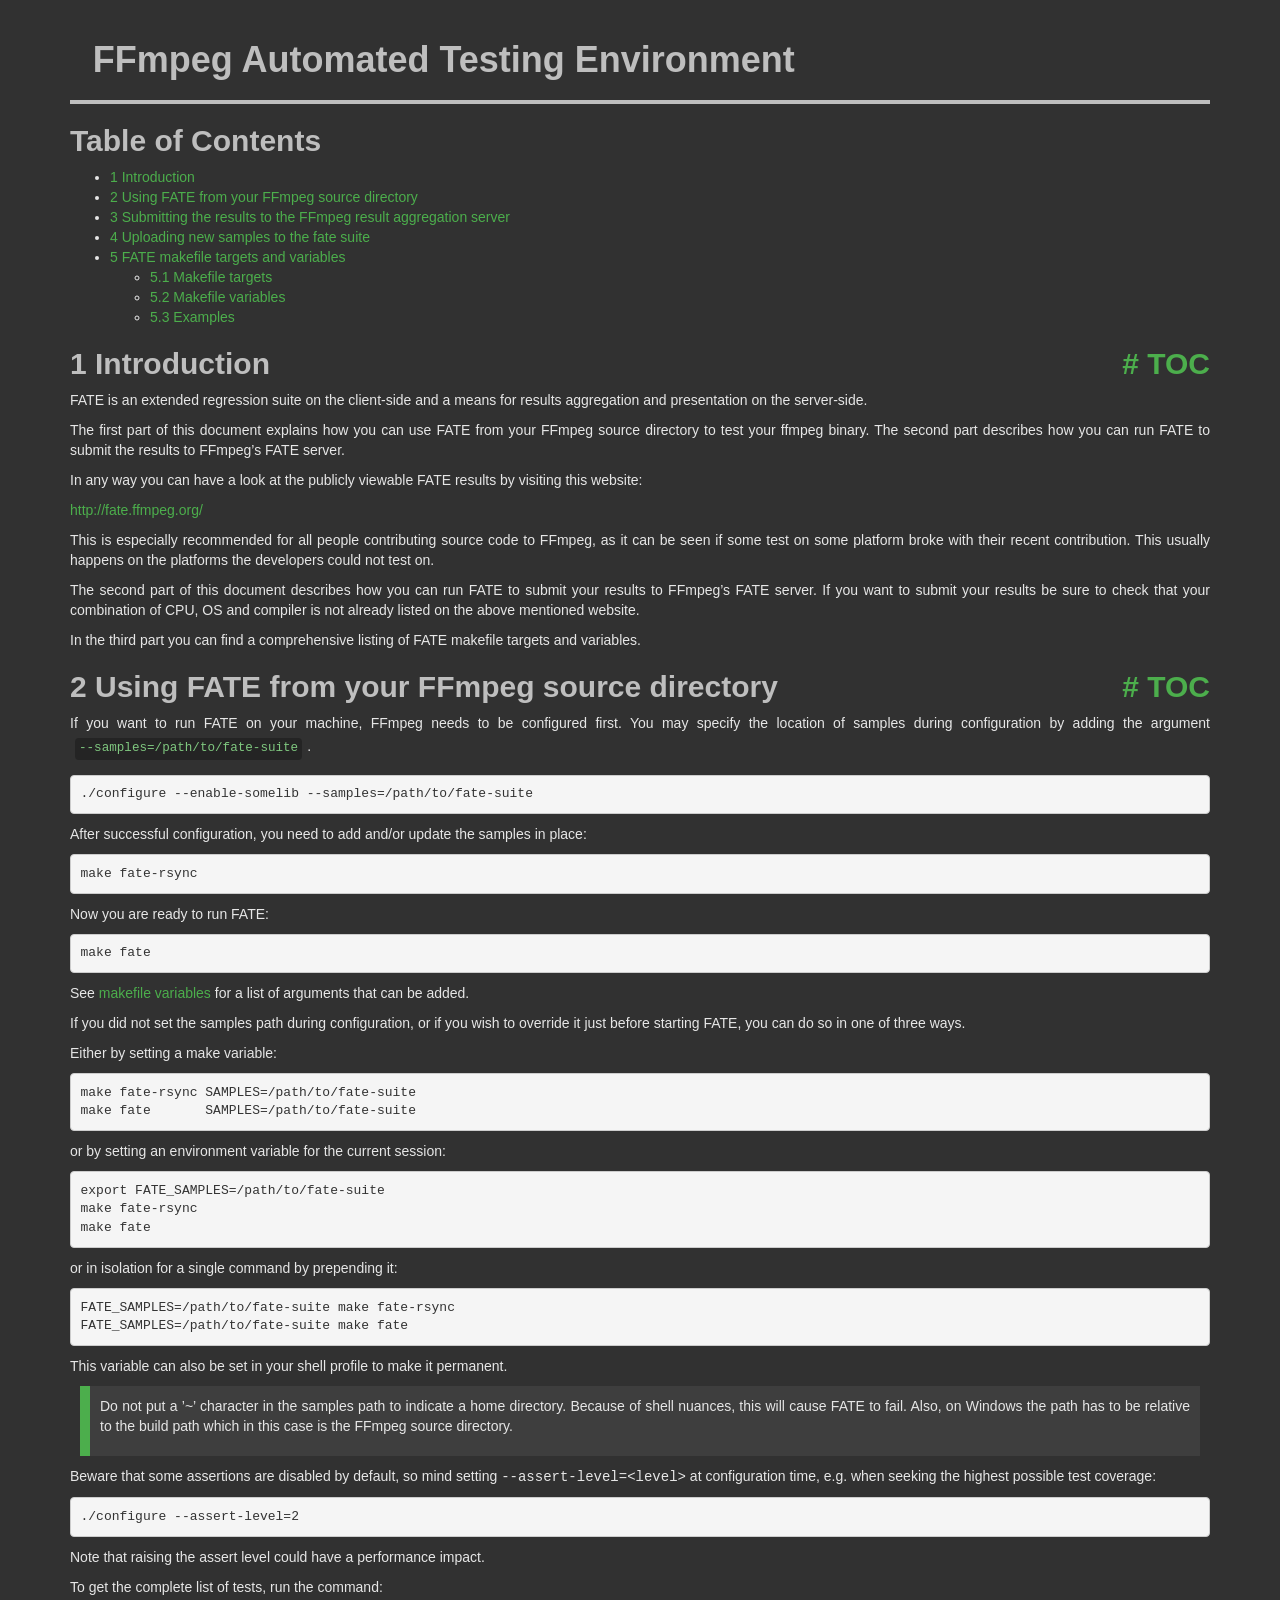
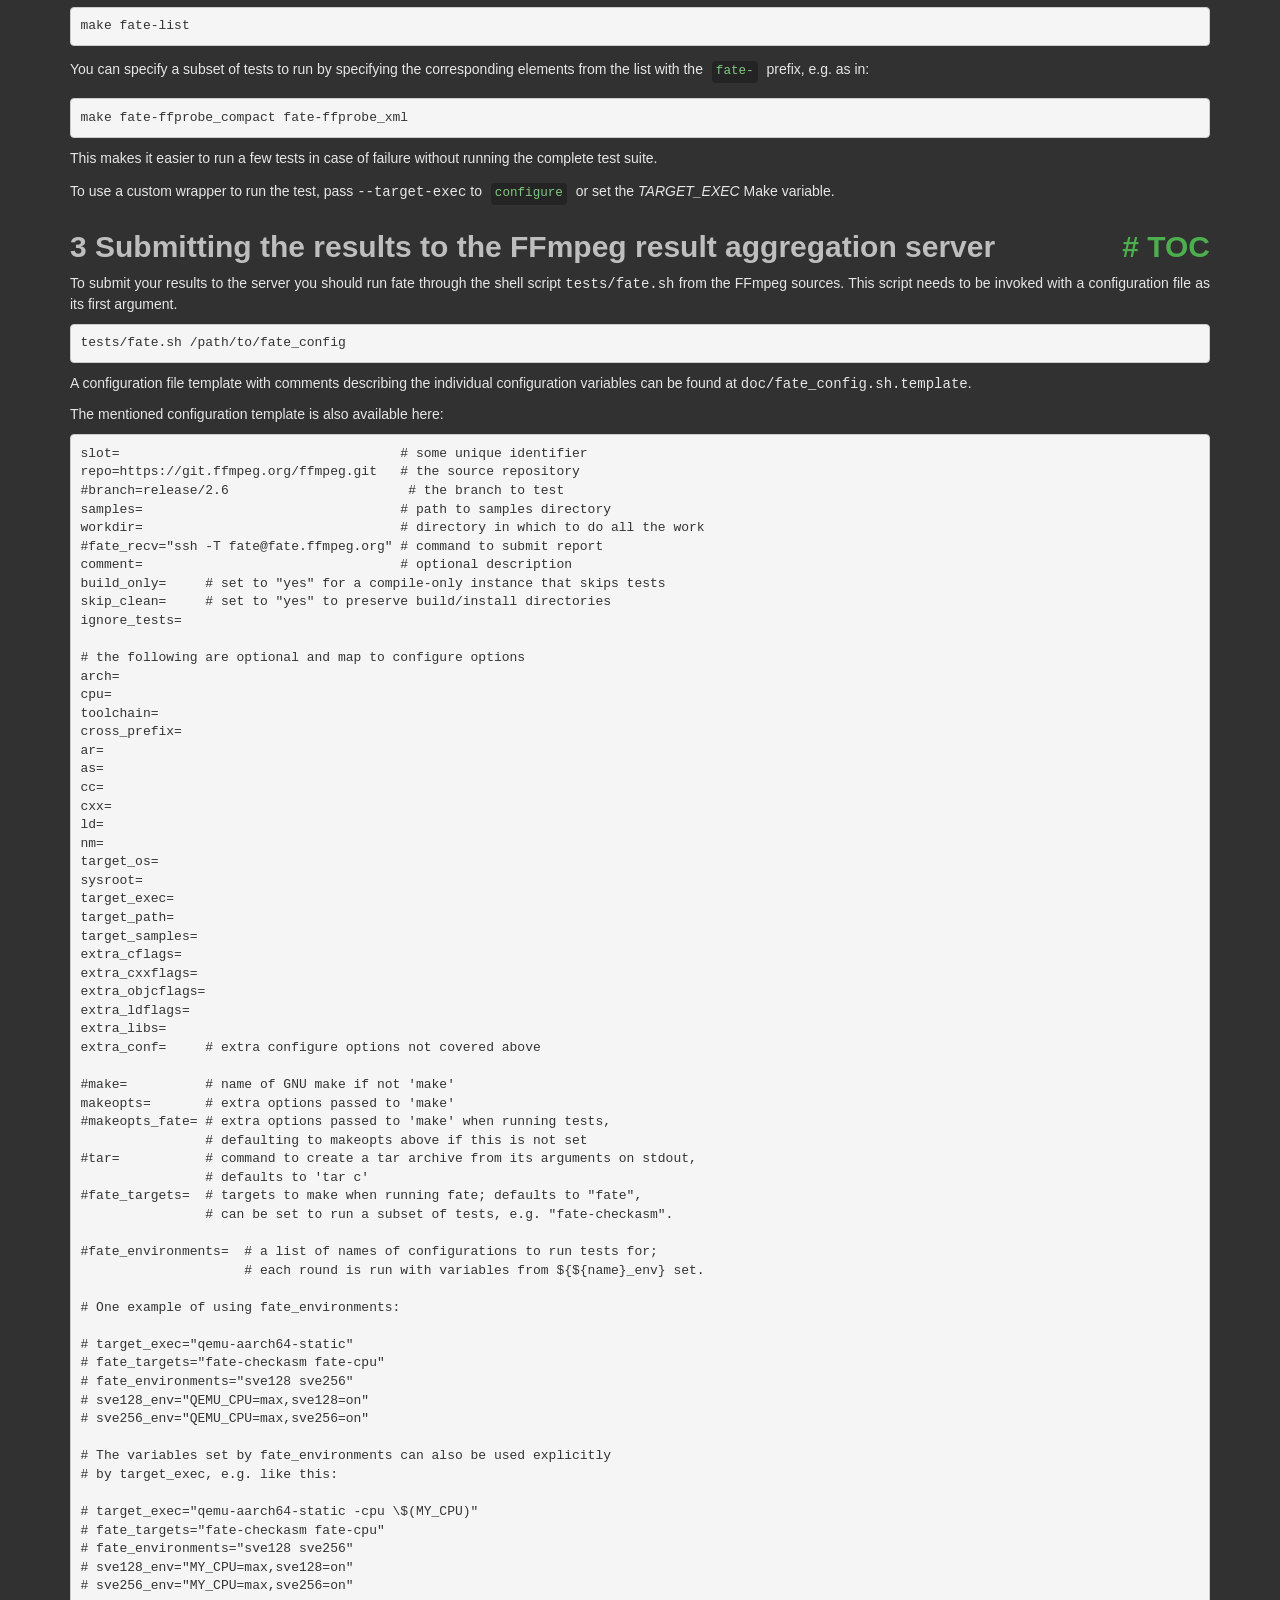
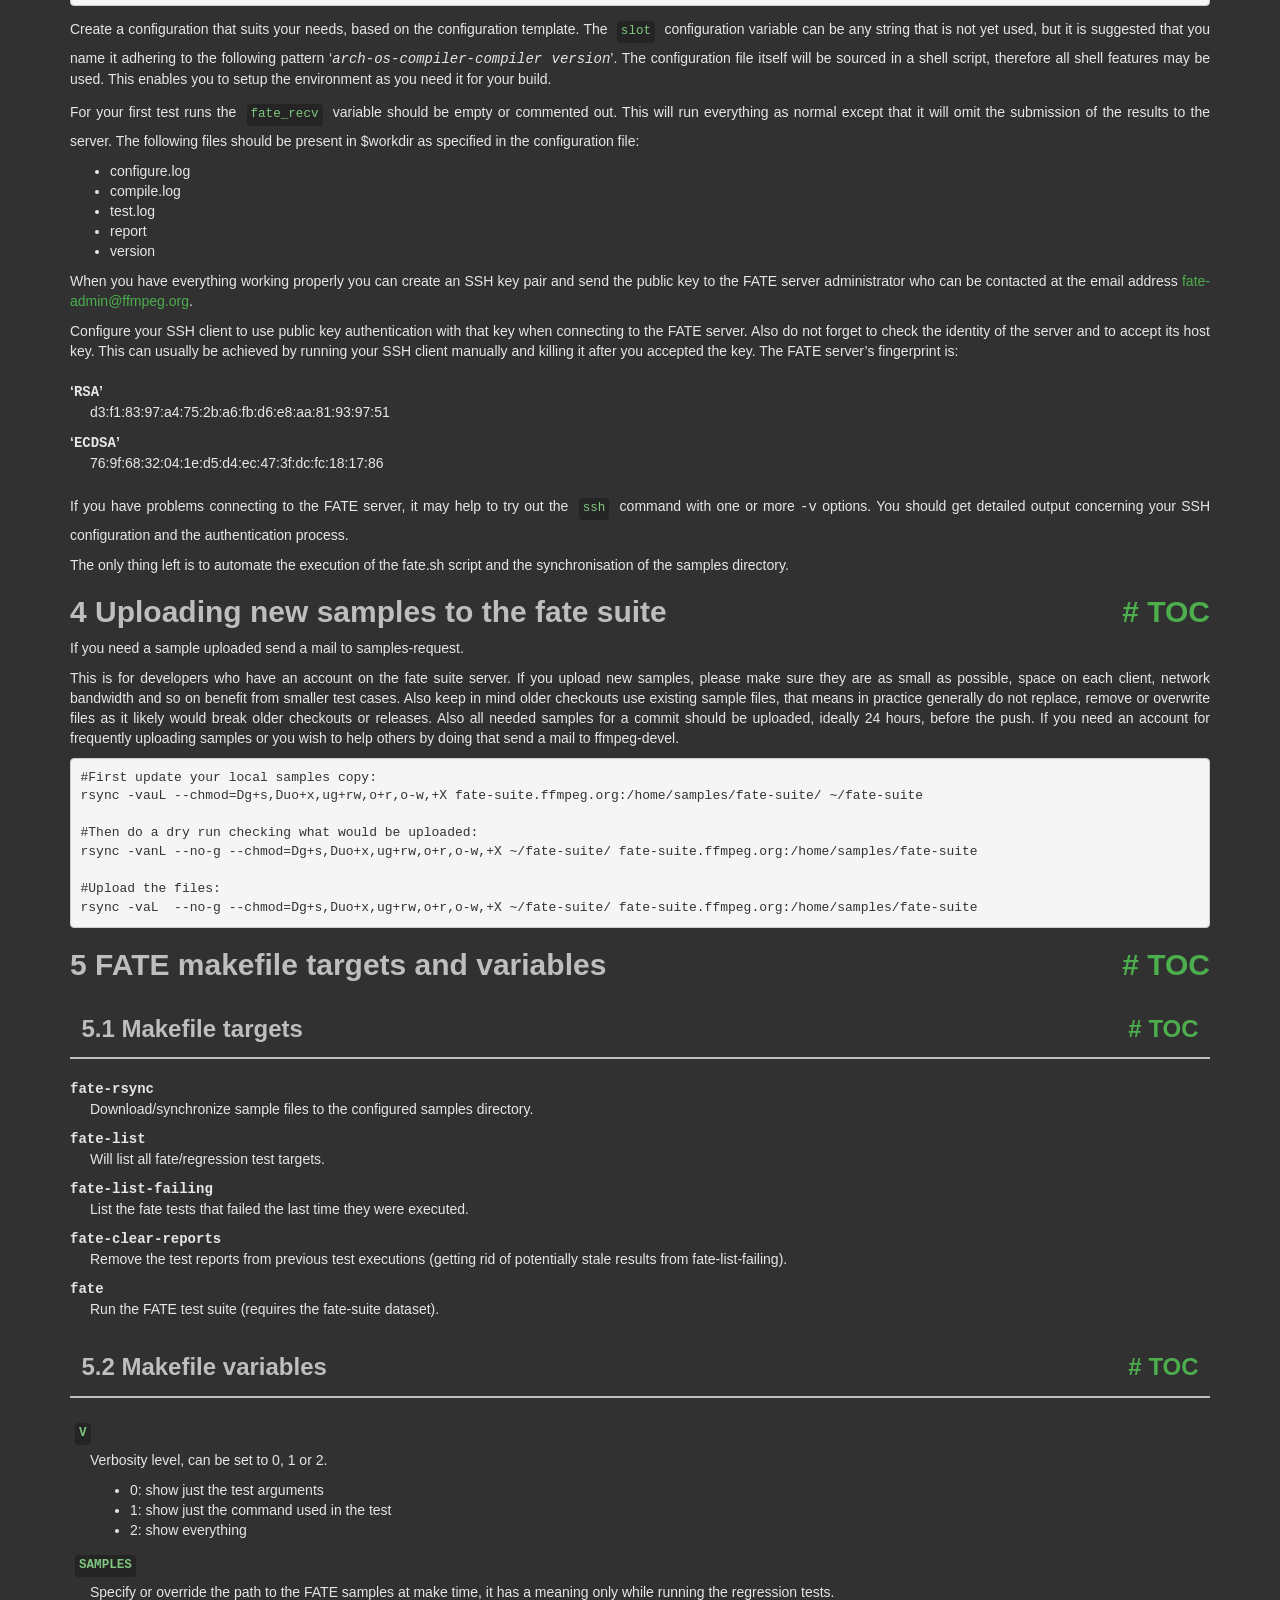
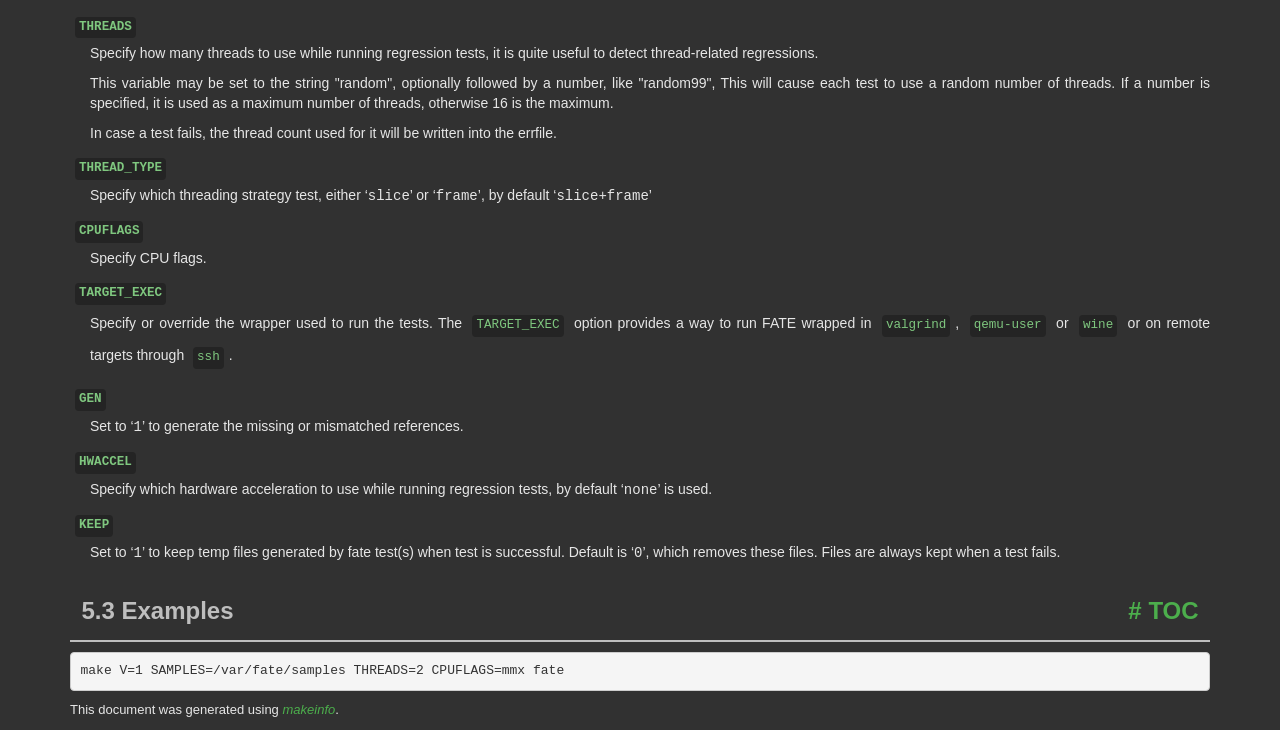
<file: ffmpeg/ffmpeg/doc/fate.html>
<!DOCTYPE html PUBLIC "-//W3C//DTD HTML 4.01 Transitional//EN" "http://www.w3.org/TR/html4/loose.dtd">
<html>
<!-- Created by GNU Texinfo 7.2, https://www.gnu.org/software/texinfo/ -->
  <head>
    <meta charset="utf-8">
    <title>
      FFmpeg Automated Testing Environment
    </title>
    <meta name="viewport" content="width=device-width,initial-scale=1.0">
    <link rel="stylesheet" type="text/css" href="bootstrap.min.css">
    <link rel="stylesheet" type="text/css" href="style.min.css">
  </head>
  <body>
    <div class="container">
      <h1>
      FFmpeg Automated Testing Environment
      </h1>


<a name="Top"></a>
<a name="SEC_Top"></a>

<div class="region-contents" id="SEC_Contents">
<h2 class="contents-heading">Table of Contents</h2>

<div class="contents">

<ul class="toc-numbered-mark">
  <li><a id="toc-Introduction" href="#Introduction">1 Introduction</a></li>
  <li><a id="toc-Using-FATE-from-your-FFmpeg-source-directory" href="#Using-FATE-from-your-FFmpeg-source-directory">2 Using FATE from your FFmpeg source directory</a></li>
  <li><a id="toc-Submitting-the-results-to-the-FFmpeg-result-aggregation-server" href="#Submitting-the-results-to-the-FFmpeg-result-aggregation-server">3 Submitting the results to the FFmpeg result aggregation server</a></li>
  <li><a id="toc-Uploading-new-samples-to-the-fate-suite" href="#Uploading-new-samples-to-the-fate-suite">4 Uploading new samples to the fate suite</a></li>
  <li><a id="toc-FATE-makefile-targets-and-variables" href="#FATE-makefile-targets-and-variables">5 FATE makefile targets and variables</a>
  <ul class="toc-numbered-mark">
    <li><a id="toc-Makefile-targets" href="#Makefile-targets">5.1 Makefile targets</a></li>
    <li><a id="toc-Makefile-variables" href="#Makefile-variables">5.2 Makefile variables</a></li>
    <li><a id="toc-Examples" href="#Examples">5.3 Examples</a></li>
  </ul></li>
</ul>
</div>
</div>

<a name="Introduction"></a>
<h2 class="chapter">1 Introduction<span class="pull-right"><a class="anchor hidden-xs" href="#Introduction" aria-hidden="true">#</a> <a class="anchor hidden-xs"href="#toc-Introduction" aria-hidden="true">TOC</a></span></h2>

<p>FATE is an extended regression suite on the client-side and a means
for results aggregation and presentation on the server-side.
</p>
<p>The first part of this document explains how you can use FATE from
your FFmpeg source directory to test your ffmpeg binary. The second
part describes how you can run FATE to submit the results to FFmpeg&rsquo;s
FATE server.
</p>
<p>In any way you can have a look at the publicly viewable FATE results
by visiting this website:
</p>
<p><a class="url" href="http://fate.ffmpeg.org/">http://fate.ffmpeg.org/</a>
</p>
<p>This is especially recommended for all people contributing source
code to FFmpeg, as it can be seen if some test on some platform broke
with their recent contribution. This usually happens on the platforms
the developers could not test on.
</p>
<p>The second part of this document describes how you can run FATE to
submit your results to FFmpeg&rsquo;s FATE server. If you want to submit your
results be sure to check that your combination of CPU, OS and compiler
is not already listed on the above mentioned website.
</p>
<p>In the third part you can find a comprehensive listing of FATE makefile
targets and variables.
</p>

<a name="Using-FATE-from-your-FFmpeg-source-directory"></a>
<h2 class="chapter">2 Using FATE from your FFmpeg source directory<span class="pull-right"><a class="anchor hidden-xs" href="#Using-FATE-from-your-FFmpeg-source-directory" aria-hidden="true">#</a> <a class="anchor hidden-xs"href="#toc-Using-FATE-from-your-FFmpeg-source-directory" aria-hidden="true">TOC</a></span></h2>

<p>If you want to run FATE on your machine, FFmpeg needs to be configured first.
You may specify the location of samples during configuration by adding the
argument <code class="code">--samples=/path/to/fate-suite</code>.
</p>
<div class="example">
<pre class="example-preformatted">./configure --enable-somelib --samples=/path/to/fate-suite
</pre></div>

<p>After successful configuration, you need to add and/or update the samples in place:
</p>
<div class="example">
<pre class="example-preformatted">make fate-rsync
</pre></div>

<p>Now you are ready to run FATE:
</p>
<div class="example">
<pre class="example-preformatted">make fate
</pre></div>

<p>See <a class="ref" href="#makefile-variables">makefile variables</a> for a list of arguments that can be added.
</p>
<p>If you did not set the samples path during configuration, or if you wish to
override it just before starting FATE, you can do so in one of three ways.
</p>
<p>Either by setting a make variable:
</p>
<div class="example">
<pre class="example-preformatted">make fate-rsync SAMPLES=/path/to/fate-suite
make fate       SAMPLES=/path/to/fate-suite
</pre></div>

<p>or by setting an environment variable for the current session:
</p>
<div class="example">
<pre class="example-preformatted">export FATE_SAMPLES=/path/to/fate-suite
make fate-rsync
make fate
</pre></div>

<p>or in isolation for a single command by prepending it:
</p>
<div class="example">
<pre class="example-preformatted">FATE_SAMPLES=/path/to/fate-suite make fate-rsync
FATE_SAMPLES=/path/to/fate-suite make fate
</pre></div>

<p>This variable can also be set in your shell profile to make it permanent.
</p>
<div class="info">
<p>Do not put a &rsquo;~&rsquo; character in the samples path to indicate a home
directory. Because of shell nuances, this will cause FATE to fail.
Also, on Windows the path has to be relative to the build path
which in this case is the FFmpeg source directory.
</p></div>
<p>Beware that some assertions are disabled by default, so mind setting
<samp class="option">--assert-level=&lt;level&gt;</samp> at configuration time, e.g. when seeking
the highest possible test coverage:
</p><div class="example">
<pre class="example-preformatted">./configure --assert-level=2
</pre></div>
<p>Note that raising the assert level could have a performance impact.
</p>
<p>To get the complete list of tests, run the command:
</p><div class="example">
<pre class="example-preformatted">make fate-list
</pre></div>

<p>You can specify a subset of tests to run by specifying the
corresponding elements from the list with the <code class="code">fate-</code> prefix,
e.g. as in:
</p><div class="example">
<pre class="example-preformatted">make fate-ffprobe_compact fate-ffprobe_xml
</pre></div>

<p>This makes it easier to run a few tests in case of failure without
running the complete test suite.
</p>
<p>To use a custom wrapper to run the test, pass <samp class="option">--target-exec</samp> to
<code class="command">configure</code> or set the <var class="var">TARGET_EXEC</var> Make variable.
</p>

<a name="Submitting-the-results-to-the-FFmpeg-result-aggregation-server"></a>
<h2 class="chapter">3 Submitting the results to the FFmpeg result aggregation server<span class="pull-right"><a class="anchor hidden-xs" href="#Submitting-the-results-to-the-FFmpeg-result-aggregation-server" aria-hidden="true">#</a> <a class="anchor hidden-xs"href="#toc-Submitting-the-results-to-the-FFmpeg-result-aggregation-server" aria-hidden="true">TOC</a></span></h2>

<p>To submit your results to the server you should run fate through the
shell script <samp class="file">tests/fate.sh</samp> from the FFmpeg sources. This script needs
to be invoked with a configuration file as its first argument.
</p>
<div class="example">
<pre class="example-preformatted">tests/fate.sh /path/to/fate_config
</pre></div>

<p>A configuration file template with comments describing the individual
configuration variables can be found at <samp class="file">doc/fate_config.sh.template</samp>.
</p>
<p>The mentioned configuration template is also available here:
</p><pre class="verbatim">slot=                                    # some unique identifier
repo=https://git.ffmpeg.org/ffmpeg.git   # the source repository
#branch=release/2.6                       # the branch to test
samples=                                 # path to samples directory
workdir=                                 # directory in which to do all the work
#fate_recv=&quot;ssh -T fate@fate.ffmpeg.org&quot; # command to submit report
comment=                                 # optional description
build_only=     # set to &quot;yes&quot; for a compile-only instance that skips tests
skip_clean=     # set to &quot;yes&quot; to preserve build/install directories
ignore_tests=

# the following are optional and map to configure options
arch=
cpu=
toolchain=
cross_prefix=
ar=
as=
cc=
cxx=
ld=
nm=
target_os=
sysroot=
target_exec=
target_path=
target_samples=
extra_cflags=
extra_cxxflags=
extra_objcflags=
extra_ldflags=
extra_libs=
extra_conf=     # extra configure options not covered above

#make=          # name of GNU make if not 'make'
makeopts=       # extra options passed to 'make'
#makeopts_fate= # extra options passed to 'make' when running tests,
                # defaulting to makeopts above if this is not set
#tar=           # command to create a tar archive from its arguments on stdout,
                # defaults to 'tar c'
#fate_targets=  # targets to make when running fate; defaults to &quot;fate&quot;,
                # can be set to run a subset of tests, e.g. &quot;fate-checkasm&quot;.

#fate_environments=  # a list of names of configurations to run tests for;
                     # each round is run with variables from ${${name}_env} set.

# One example of using fate_environments:

# target_exec=&quot;qemu-aarch64-static&quot;
# fate_targets=&quot;fate-checkasm fate-cpu&quot;
# fate_environments=&quot;sve128 sve256&quot;
# sve128_env=&quot;QEMU_CPU=max,sve128=on&quot;
# sve256_env=&quot;QEMU_CPU=max,sve256=on&quot;

# The variables set by fate_environments can also be used explicitly
# by target_exec, e.g. like this:

# target_exec=&quot;qemu-aarch64-static -cpu \$(MY_CPU)&quot;
# fate_targets=&quot;fate-checkasm fate-cpu&quot;
# fate_environments=&quot;sve128 sve256&quot;
# sve128_env=&quot;MY_CPU=max,sve128=on&quot;
# sve256_env=&quot;MY_CPU=max,sve256=on&quot;
</pre>
<p>Create a configuration that suits your needs, based on the configuration
template. The <code class="env">slot</code> configuration variable can be any string that is not
yet used, but it is suggested that you name it adhering to the following
pattern &lsquo;<samp class="samp"><var class="var">arch</var>-<var class="var">os</var>-<var class="var">compiler</var>-<var class="var">compiler version</var></samp>&rsquo;. The
configuration file itself will be sourced in a shell script, therefore all
shell features may be used. This enables you to setup the environment as you
need it for your build.
</p>
<p>For your first test runs the <code class="env">fate_recv</code> variable should be empty or
commented out. This will run everything as normal except that it will omit
the submission of the results to the server. The following files should be
present in $workdir as specified in the configuration file:
</p>
<ul class="itemize mark-bullet">
<li>configure.log
    </li><li>compile.log
    </li><li>test.log
    </li><li>report
    </li><li>version
</li></ul>

<p>When you have everything working properly you can create an SSH key pair
and send the public key to the FATE server administrator who can be contacted
at the email address <a class="email" href="mailto:fate-admin@ffmpeg.org">fate-admin@ffmpeg.org</a>.
</p>
<p>Configure your SSH client to use public key authentication with that key
when connecting to the FATE server. Also do not forget to check the identity
of the server and to accept its host key. This can usually be achieved by
running your SSH client manually and killing it after you accepted the key.
The FATE server&rsquo;s fingerprint is:
</p>
<dl class="table">
<dt>&lsquo;<samp class="samp">RSA</samp>&rsquo;</dt>
<dd><p>d3:f1:83:97:a4:75:2b:a6:fb:d6:e8:aa:81:93:97:51
</p></dd>
<dt>&lsquo;<samp class="samp">ECDSA</samp>&rsquo;</dt>
<dd><p>76:9f:68:32:04:1e:d5:d4:ec:47:3f:dc:fc:18:17:86
</p></dd>
</dl>

<p>If you have problems connecting to the FATE server, it may help to try out
the <code class="command">ssh</code> command with one or more <samp class="option">-v</samp> options. You should
get detailed output concerning your SSH configuration and the authentication
process.
</p>
<p>The only thing left is to automate the execution of the fate.sh script and
the synchronisation of the samples directory.
</p>
<a name="Uploading-new-samples-to-the-fate-suite"></a>
<h2 class="chapter">4 Uploading new samples to the fate suite<span class="pull-right"><a class="anchor hidden-xs" href="#Uploading-new-samples-to-the-fate-suite" aria-hidden="true">#</a> <a class="anchor hidden-xs"href="#toc-Uploading-new-samples-to-the-fate-suite" aria-hidden="true">TOC</a></span></h2>

<p>If you need a sample uploaded send a mail to samples-request.
</p>
<p>This is for developers who have an account on the fate suite server.
If you upload new samples, please make sure they are as small as possible,
space on each client, network bandwidth and so on benefit from smaller test cases.
Also keep in mind older checkouts use existing sample files, that means in
practice generally do not replace, remove or overwrite files as it likely would
break older checkouts or releases.
Also all needed samples for a commit should be uploaded, ideally 24
hours, before the push.
If you need an account for frequently uploading samples or you wish to help
others by doing that send a mail to ffmpeg-devel.
</p>
<div class="example">
<pre class="example-preformatted">#First update your local samples copy:
rsync -vauL --chmod=Dg+s,Duo+x,ug+rw,o+r,o-w,+X fate-suite.ffmpeg.org:/home/samples/fate-suite/ ~/fate-suite

#Then do a dry run checking what would be uploaded:
rsync -vanL --no-g --chmod=Dg+s,Duo+x,ug+rw,o+r,o-w,+X ~/fate-suite/ fate-suite.ffmpeg.org:/home/samples/fate-suite

#Upload the files:
rsync -vaL  --no-g --chmod=Dg+s,Duo+x,ug+rw,o+r,o-w,+X ~/fate-suite/ fate-suite.ffmpeg.org:/home/samples/fate-suite
</pre></div>


<a name="FATE-makefile-targets-and-variables"></a>
<h2 class="chapter">5 FATE makefile targets and variables<span class="pull-right"><a class="anchor hidden-xs" href="#FATE-makefile-targets-and-variables" aria-hidden="true">#</a> <a class="anchor hidden-xs"href="#toc-FATE-makefile-targets-and-variables" aria-hidden="true">TOC</a></span></h2>

<a name="Makefile-targets"></a>
<h3 class="section">5.1 Makefile targets<span class="pull-right"><a class="anchor hidden-xs" href="#Makefile-targets" aria-hidden="true">#</a> <a class="anchor hidden-xs"href="#toc-Makefile-targets" aria-hidden="true">TOC</a></span></h3>

<dl class="table">
<dt><samp class="option">fate-rsync</samp></dt>
<dd><p>Download/synchronize sample files to the configured samples directory.
</p>
</dd>
<dt><samp class="option">fate-list</samp></dt>
<dd><p>Will list all fate/regression test targets.
</p>
</dd>
<dt><samp class="option">fate-list-failing</samp></dt>
<dd><p>List the fate tests that failed the last time they were executed.
</p>
</dd>
<dt><samp class="option">fate-clear-reports</samp></dt>
<dd><p>Remove the test reports from previous test executions (getting rid of
potentially stale results from fate-list-failing).
</p>
</dd>
<dt><samp class="option">fate</samp></dt>
<dd><p>Run the FATE test suite (requires the fate-suite dataset).
</p></dd>
</dl>

<a name="Makefile-variables"></a>
<h3 class="section">5.2 Makefile variables<span class="pull-right"><a class="anchor hidden-xs" href="#Makefile-variables" aria-hidden="true">#</a> <a class="anchor hidden-xs"href="#toc-Makefile-variables" aria-hidden="true">TOC</a></span></h3>
<a class="anchor" id="makefile-variables"></a>
<dl class="table">
<dt><code class="env">V</code></dt>
<dd><p>Verbosity level, can be set to 0, 1 or 2.
    </p><ul class="itemize mark-bullet">
<li>0: show just the test arguments
        </li><li>1: show just the command used in the test
        </li><li>2: show everything
    </li></ul>

</dd>
<dt><code class="env">SAMPLES</code></dt>
<dd><p>Specify or override the path to the FATE samples at make time, it has a
meaning only while running the regression tests.
</p>
</dd>
<dt><code class="env">THREADS</code></dt>
<dd><p>Specify how many threads to use while running regression tests, it is
quite useful to detect thread-related regressions.
</p>
<p>This variable may be set to the string &quot;random&quot;, optionally followed by a
number, like &quot;random99&quot;, This will cause each test to use a random number of
threads. If a number is specified, it is used as a maximum number of threads,
otherwise 16 is the maximum.
</p>
<p>In case a test fails, the thread count used for it will be written into the
errfile.
</p>
</dd>
<dt><code class="env">THREAD_TYPE</code></dt>
<dd><p>Specify which threading strategy test, either &lsquo;<samp class="samp">slice</samp>&rsquo; or &lsquo;<samp class="samp">frame</samp>&rsquo;,
by default &lsquo;<samp class="samp">slice+frame</samp>&rsquo;
</p>
</dd>
<dt><code class="env">CPUFLAGS</code></dt>
<dd><p>Specify CPU flags.
</p>
</dd>
<dt><code class="env">TARGET_EXEC</code></dt>
<dd><p>Specify or override the wrapper used to run the tests.
The <code class="env">TARGET_EXEC</code> option provides a way to run FATE wrapped in
<code class="command">valgrind</code>, <code class="command">qemu-user</code> or <code class="command">wine</code> or on remote targets
through <code class="command">ssh</code>.
</p>
</dd>
<dt><code class="env">GEN</code></dt>
<dd><p>Set to &lsquo;<samp class="samp">1</samp>&rsquo; to generate the missing or mismatched references.
</p>
</dd>
<dt><code class="env">HWACCEL</code></dt>
<dd><p>Specify which hardware acceleration to use while running regression tests,
by default &lsquo;<samp class="samp">none</samp>&rsquo; is used.
</p>
</dd>
<dt><code class="env">KEEP</code></dt>
<dd><p>Set to &lsquo;<samp class="samp">1</samp>&rsquo; to keep temp files generated by fate test(s) when test is successful.
Default is &lsquo;<samp class="samp">0</samp>&rsquo;, which removes these files. Files are always kept when a test
fails.
</p>
</dd>
</dl>

<a name="Examples"></a>
<h3 class="section">5.3 Examples<span class="pull-right"><a class="anchor hidden-xs" href="#Examples" aria-hidden="true">#</a> <a class="anchor hidden-xs"href="#toc-Examples" aria-hidden="true">TOC</a></span></h3>

<div class="example">
<pre class="example-preformatted">make V=1 SAMPLES=/var/fate/samples THREADS=2 CPUFLAGS=mmx fate
</pre></div>
      <p style="font-size: small;">
        This document was generated using <a class="uref" href="https://www.gnu.org/software/texinfo/"><em class="emph">makeinfo</em></a>.
      </p>
    </div>
  </body>
</html>
</file>
<file: ffmpeg/ffmpeg/doc/style.min.css>
/*!
The MIT License (MIT)

Copyright (c) 2014 Barbara Lepage <db0company@gmail.com>

Permission is hereby granted, free of charge, to any person obtaining a copy
of this software and associated documentation files (the "Software"), to deal
in the Software without restriction, including without limitation the rights
to use, copy, modify, merge, publish, distribute, sublicense, and/or sell
copies of the Software, and to permit persons to whom the Software is
furnished to do so, subject to the following conditions:

The above copyright notice and this permission notice shall be included in all
copies or substantial portions of the Software.

THE SOFTWARE IS PROVIDED "AS IS", WITHOUT WARRANTY OF ANY KIND, EXPRESS OR
IMPLIED, INCLUDING BUT NOT LIMITED TO THE WARRANTIES OF MERCHANTABILITY,
FITNESS FOR A PARTICULAR PURPOSE AND NONINFRINGEMENT. IN NO EVENT SHALL THE
AUTHORS OR COPYRIGHT HOLDERS BE LIABLE FOR ANY CLAIM, DAMAGES OR OTHER
LIABILITY, WHETHER IN AN ACTION OF CONTRACT, TORT OR OTHERWISE, ARISING FROM,
OUT OF OR IN CONNECTION WITH THE SOFTWARE OR THE USE OR OTHER DEALINGS IN THE
SOFTWARE.
 */body{background-color:#313131;color:#e6e6e6;text-align:justify}body, h1, h2, h3, h4, h5, h6{font-family:"Lucida Grande","Lucida Sans Unicode","Lucida Sans","Helvetica Neue",Helvetica,Verdana,Tahoma,sans-serif}a{color:#4cae4c}a strong{color:#e6e6e6}a:hover{color:#7fc77f}a:hover strong{color:#4cae4c}main{width:100% ! important;min-height:600px;margin:auto}h1, h2, h3, h4{font-weight:bold;text-align:left}h1, h2, h3{color:#bebebe}h1 strong, h2 strong, h3 strong{color:#e6e6e6}h4, h5, h6{color:#3c8b3c}h1{border-bottom:4px #bebebe solid;padding:20px 2%}h3{border-bottom:2px #bebebe solid;padding:15px 1%}h4{border-bottom:1px solid #e6e6e6;padding:10px 0;margin:20px 0;color:#e6e6e6}.list-group .list-group-item{background-color:#3e3e3e;border-color:black}.list-group.list-group-big .list-group-item{padding:25px}.list-group a.list-group-item{color:#7fc77f}.list-group a.list-group-item:hover{background-color:#313131;color:#4cae4c}.well{background-color:#242424;border-color:black;color:#bebebe}.well strong{color:#e6e6e6}.well code{background-color:#313131}.well hr{border-color:#3c8b3c}.well h3{margin:5px 0 15px 0;border:0;padding:0}.well a{color:#4cae4c}.well a.btn{color:white}.well small{display:block;padding:0 10px;font-style:italic}.well.example{padding-top:40px;margin-bottom:130px}.well.example pre{margin:50px;margin-bottom:30px;font-size:1.5em}.well.example .btn{margin-right:50px;margin-bottom:20px}.well.well-with-icon{min-height:136px}.well.well-with-icon .pull-right,.well.well-with-icon .pull-left{background-color:#4cae4c;color:#e6e6e6;padding:10px;border-radius:5px;margin:5px}.well.well-with-icon .pull-right{margin-left:20px}.well.well-with-icon .pull-left{margin-right:20px}a.well{display:block}a.well:hover{text-decoration:none;opacity:0.8}.info, .warning{margin:10px;padding:10px;background-color:#3e3e3e;color:#e6e6e6}.info code, .warning code{background-color:#313131}.info{border-left:10px #4cae4c solid}.warning{border-left:10px #ae4c4c solid}.with-icon{padding:30px}.with-icon .pull-left{padding-right:30px}.with-icon .pull-right{padding-left:30px}dd{margin-left:20px}code{background-color:#242424;color:#7fc77f;display:inline-block;margin:5px}.table{margin:20px 0;border-radius:4px}.table th,.table td,.table tr{border:1px solid #171717}.table tr th{background-color:#3e3e3e;border-bottom:2px solid #e6e6e6}.table tr:nth-child(odd){background-color:#242424}#sidebar-wrapper, .navbar{background-color:#171717;overflow-x:hidden}#sidebar-wrapper .sidebar-brand img,#sidebar-wrapper .navbar-brand img, .navbar .sidebar-brand img, .navbar .navbar-brand img{opacity:0.6;margin-right:8px}#sidebar-wrapper .sidebar-brand:hover,#sidebar-wrapper .navbar-brand:hover, .navbar .sidebar-brand:hover, .navbar .navbar-brand:hover{color:#fff}#sidebar-wrapper .sidebar-brand:hover img,#sidebar-wrapper .navbar-brand:hover img, .navbar .sidebar-brand:hover img, .navbar .navbar-brand:hover img{opacity:1}#sidebar-wrapper .sidebar-nav li ul, .navbar .sidebar-nav li ul{list-style-type:none;padding:0}#sidebar-wrapper .sidebar-nav li ul li, .navbar .sidebar-nav li ul li{line-height:20px}#sidebar-wrapper .sidebar-nav li ul li a, .navbar .sidebar-nav li ul li a{padding-left:20px}.content-header{height:auto;background-color:#242424}.content-header h1{color:#e6e6e6;display:block;margin:0;margin-bottom:20px;line-height:normal;border-bottom:none}#download h4, #index h4{margin-top:180px}#download h4.first, #index h4.first{margin-top:20px}#download h4.first small, #index h4.first small{color:inherit;font-size:1em}#download .btn-download-wrapper, #index .btn-download-wrapper{text-align:center;margin:160px auto}#download .btn-download-wrapper .btn, #index .btn-download-wrapper .btn{font-size:3em;padding:3%;display:inline-block;margin-bottom:5px}#download .btn-download-wrapper small, #index .btn-download-wrapper small{display:block;font-size:0.4em}#download h2.description, #index h2.description{color:#e6e6e6;font-size:2em;font-weight:bold;margin:120px 50px;line-height:2em}#download h2.description .label, #index h2.description .label{font-size:0.5em}#download .btn-download-wrapper{margin:40px auto}#download .os-selector{text-align:center;color:#e6e6e6;margin:30px 0}#download .os-selector a.btn-build{color:#e6e6e6;display:block;padding:20px;border-radius:2px}#download .os-selector .btn-build[href="#build-linux"]{background-color:#e43}#download .os-selector .btn-build[href="#build-linux"]:hover{color:#e43;background-color:#e6e6e6}#download .os-selector .btn-build[href="#build-windows"]{background-color:#06a}#download .os-selector .btn-build[href="#build-windows"]:hover{color:#06a;background-color:#e6e6e6}#download .os-selector .btn-build[href="#build-mac"]{background-color:darkgrey}#download .os-selector .btn-build[href="#build-mac"]:hover{color:darkgrey;background-color:#e6e6e6}#download .os-selector .tab-content{margin-top:20px}#download .os-selector #build-linux h3{color:#e43}#download .os-selector #build-windows h3{color:#06a}#download .os-selector #build-mac h3{color:darkgrey}footer{background-color:#242424;border-top:1px #101010 solid;padding:20px 0%}footer a{display:block}footer img[alt="FFmpeg"]{width:50%;display:block;margin:auto}.example.user-good pre{color:#bfbfbf;border:1px solid #357735;border-left:10px solid #357735;background-color:#242424}.example.user-bad pre{color:#bfbfbf;border:1px solid #ae4c4c;border-left:10px solid #ae4c4c;background-color:#242424}
</file>
